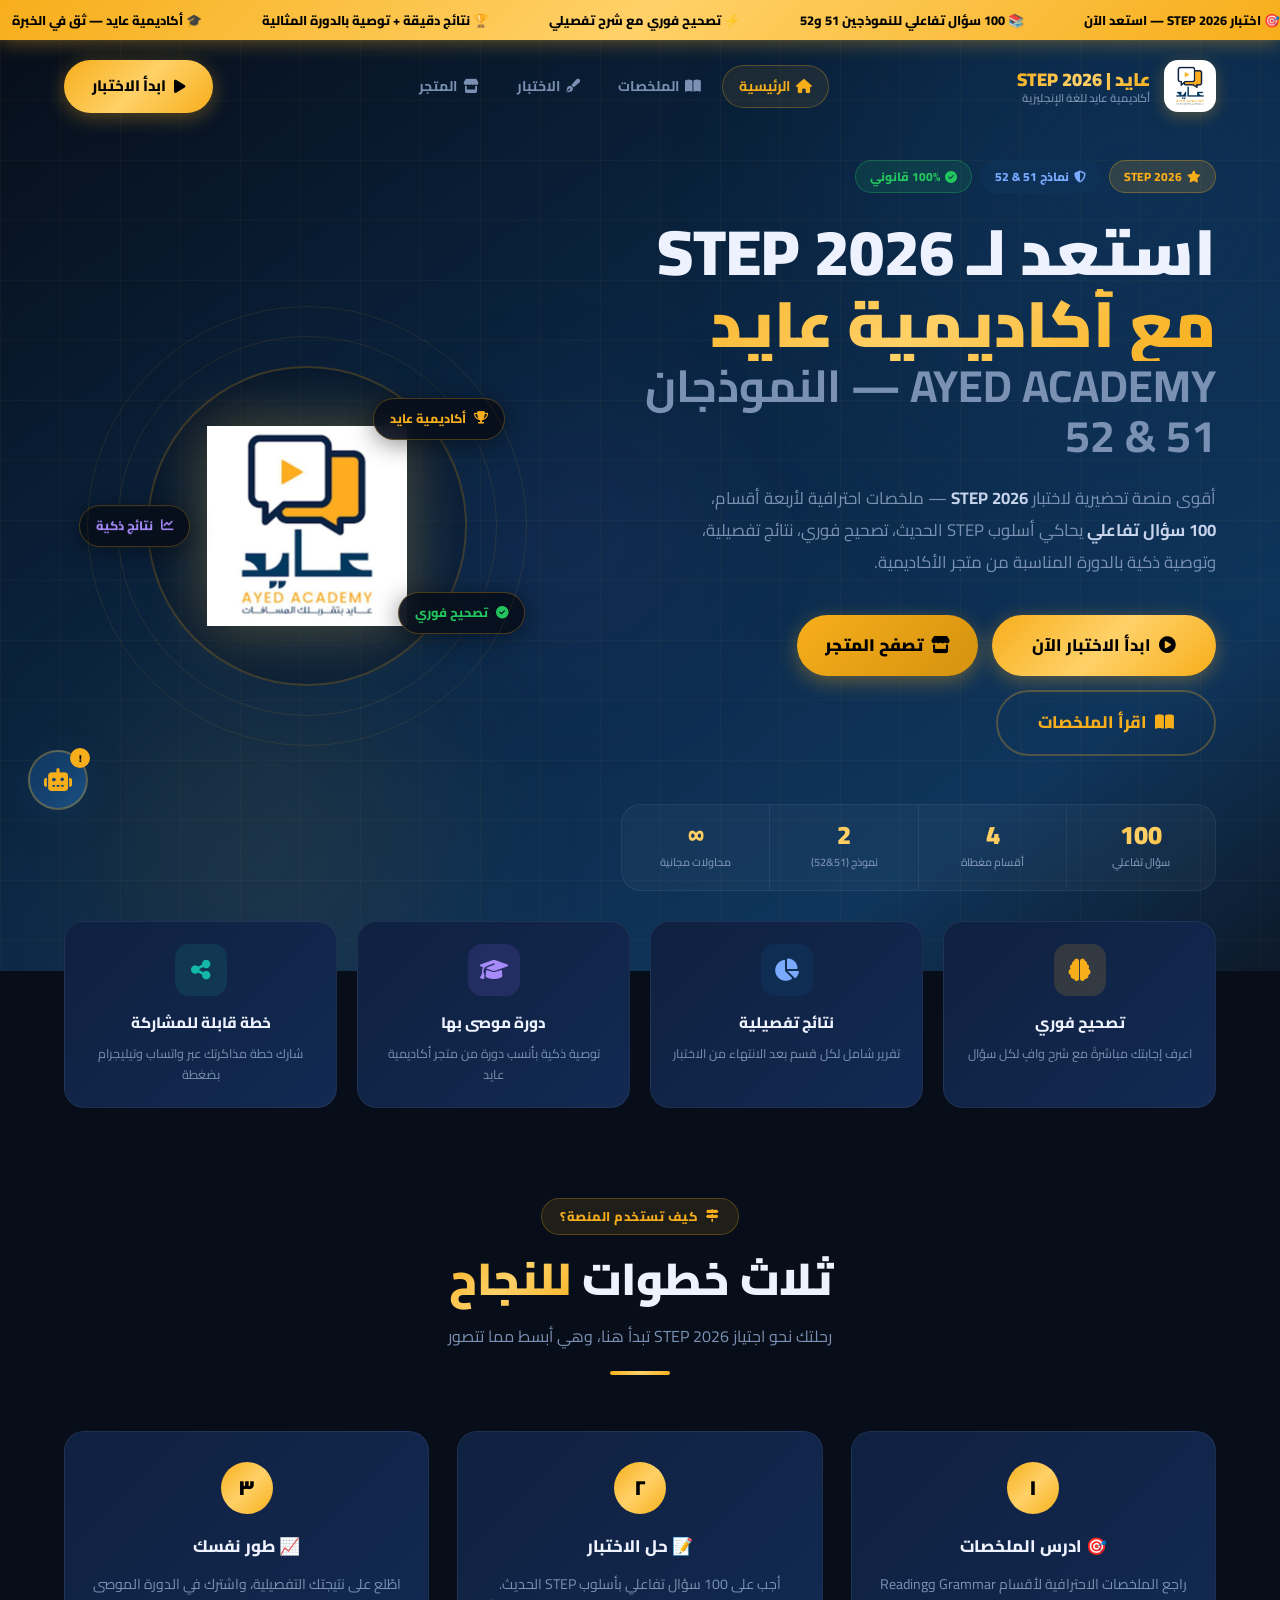
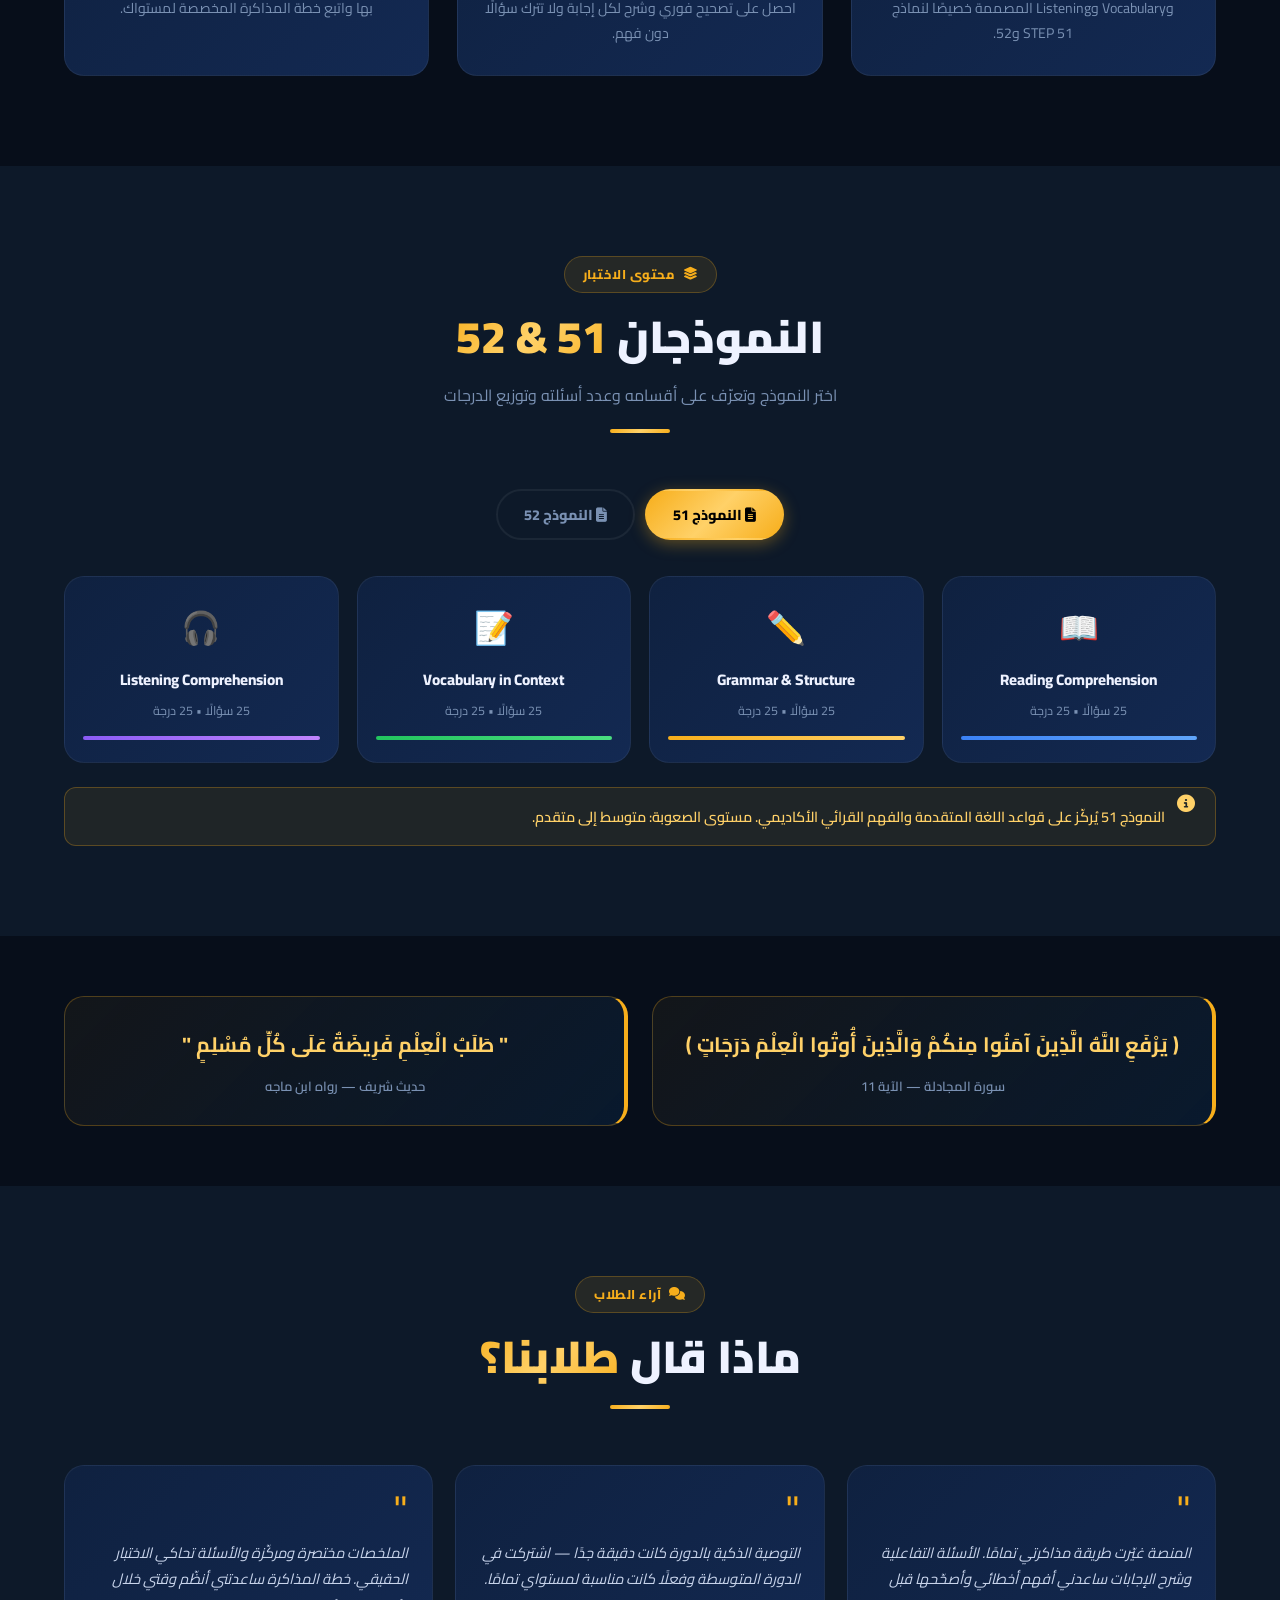
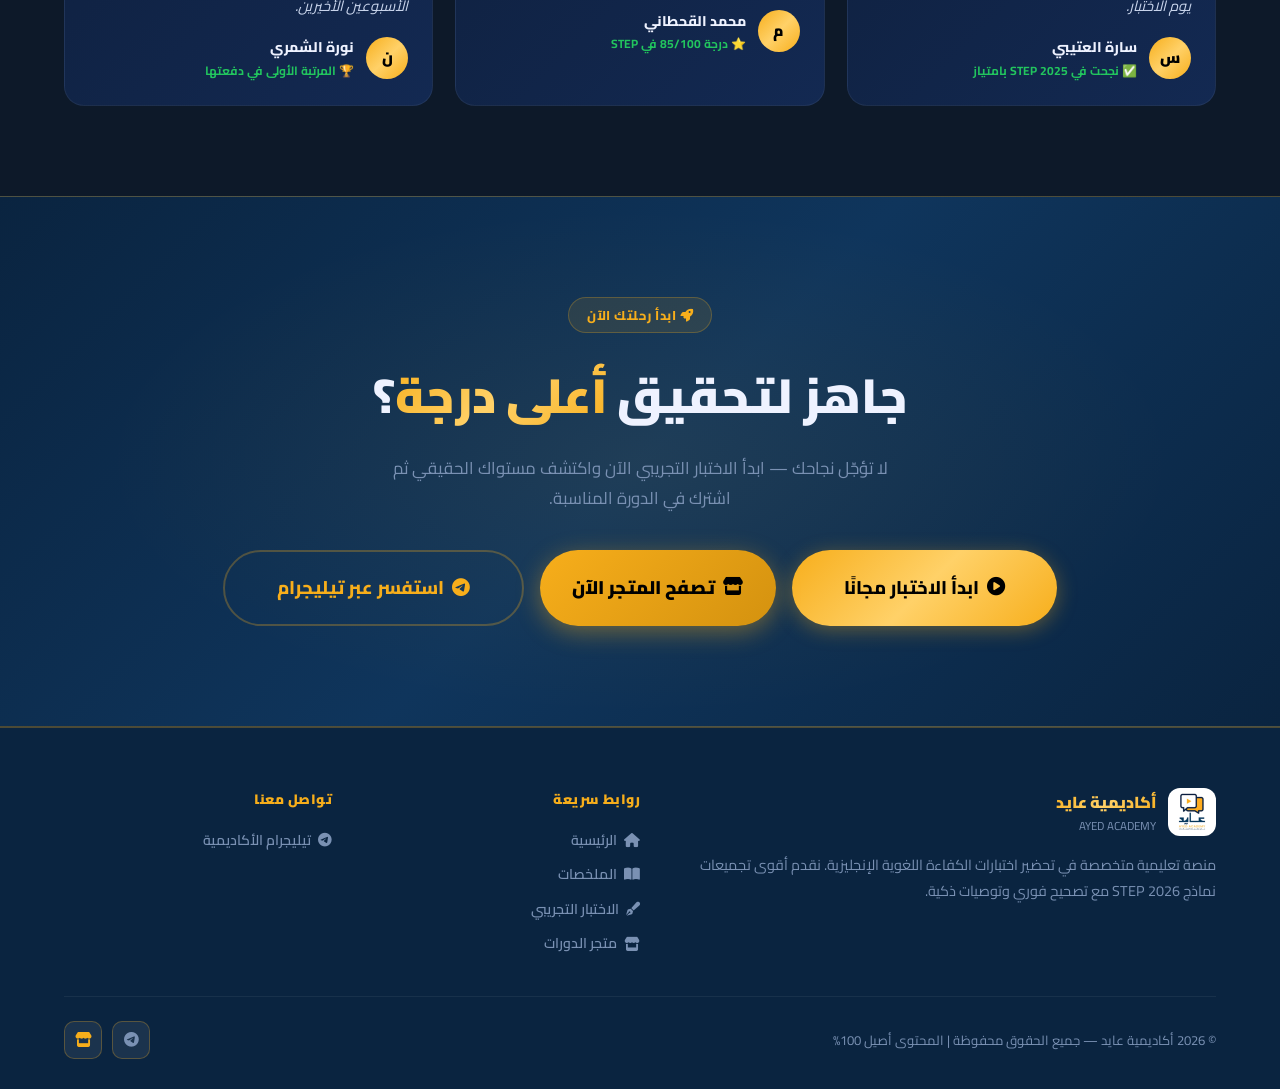
<file: index.html>
<!DOCTYPE html>
<html lang="ar" dir="rtl">
<head>
<meta charset="UTF-8"/>
<meta name="viewport" content="width=device-width, initial-scale=1.0"/>
<title>عايد | STEP 2026 — أقوى تجميعات النماذج 51 & 52</title>
<meta name="description" content="موقع أكاديمية عايد لتحضير اختبار STEP 2026 — ملخصات + 100 سؤال تفاعلي + نتائج ذكية + دورات موصى بها"/>
<link rel="icon" href="images/favicon.ico" type="image/x-icon"/>
<link rel="stylesheet" href="css/shared.css"/>
<link rel="stylesheet" href="https://cdn.jsdelivr.net/npm/@fortawesome/fontawesome-free@6.5.0/css/all.min.css"/>
<style>
/* ── HOME EXCLUSIVE ── */

/* Hero */
#hero {
  min-height: 100vh;
  background: var(--grad-hero);
  display: flex; align-items: center;
  position: relative; overflow: hidden;
  padding: 120px 0 80px;
}
.hero-orb {
  position: absolute; border-radius: 50%;
  filter: blur(80px); pointer-events: none;
}
.orb1 { width: 600px; height: 600px; background: radial-gradient(circle, rgba(15,53,92,0.7), transparent); top: -150px; right: -150px; animation: float 9s ease-in-out infinite; }
.orb2 { width: 400px; height: 400px; background: radial-gradient(circle, rgba(247,174,27,0.1), transparent); bottom: -80px; left: 5%; animation: float 11s ease-in-out infinite 3s; }
.orb3 { width: 250px; height: 250px; background: radial-gradient(circle, rgba(139,92,246,0.1), transparent); top: 40%; left: 35%; animation: float 13s ease-in-out infinite 6s; }

/* Grid lines background */
#hero::after {
  content: '';
  position: absolute; inset: 0;
  background-image:
    linear-gradient(rgba(247,174,27,0.04) 1px, transparent 1px),
    linear-gradient(90deg, rgba(247,174,27,0.04) 1px, transparent 1px);
  background-size: 60px 60px;
  pointer-events: none;
}

.hero-grid {
  display: grid; grid-template-columns: 1.1fr 0.9fr;
  gap: 70px; align-items: center;
  position: relative; z-index: 1;
}

/* Left: content */
.hero-badges { display: flex; gap: 8px; flex-wrap: wrap; margin-bottom: 24px; }
.hero-title {
  font-size: clamp(2.4rem, 5.5vw, 4rem);
  font-weight: 900; line-height: 1.12;
  margin-bottom: 22px;
}
.hero-title .line-gold {
  display: block;
  background: var(--grad-gold);
  -webkit-background-clip: text; -webkit-text-fill-color: transparent; background-clip: text;
}
.hero-title .line-white { display: block; color: var(--text); }
.hero-title .line-muted { display: block; color: var(--muted); font-size: 0.7em; font-weight: 700; }
.hero-desc {
  color: var(--muted); font-size: 1.05rem;
  line-height: 1.9; margin-bottom: 36px;
  max-width: 520px;
}
.hero-desc strong { color: var(--text2); }
.hero-btns { display: flex; gap: 14px; flex-wrap: wrap; margin-bottom: 48px; }

.hero-stats {
  display: flex; gap: 0;
  background: rgba(255,255,255,0.03);
  border: 1px solid var(--border);
  border-radius: var(--radius); overflow: hidden;
}
.h-stat {
  flex: 1; padding: 18px 12px; text-align: center;
  border-left: 1px solid var(--border);
}
.h-stat:last-child { border-left: none; }
.h-stat .sn {
  font-size: 1.6rem; font-weight: 900;
  background: var(--grad-gold);
  -webkit-background-clip: text; -webkit-text-fill-color: transparent; background-clip: text;
  line-height: 1;
}
.h-stat .sl { font-size: 0.68rem; color: var(--muted); margin-top: 5px; font-weight: 600; }

/* Right: logo showcase */
.hero-visual {
  display: flex; align-items: center; justify-content: center;
  position: relative;
}
.logo-showcase {
  width: 320px; height: 320px;
  border-radius: 50%;
  background: radial-gradient(circle at center, rgba(15,53,92,0.6) 0%, rgba(7,14,26,0.3) 70%);
  border: 2px solid rgba(247,174,27,0.2);
  display: flex; align-items: center; justify-content: center;
  position: relative;
  animation: float 7s ease-in-out infinite;
}
.logo-showcase::before, .logo-showcase::after {
  content: '';
  position: absolute; border-radius: 50%;
  border: 1px solid rgba(247,174,27,0.1);
  animation: pulse-ring 3s ease-out infinite;
}
.logo-showcase::before { width: 380px; height: 380px; animation-delay: 0s; }
.logo-showcase::after  { width: 440px; height: 440px; animation-delay: 1.5s; }
.logo-showcase img {
  width: 200px; height: 200px;
  object-fit: contain; filter: drop-shadow(0 0 30px rgba(247,174,27,0.3));
}
.logo-orbit-badge {
  position: absolute;
  display: flex; align-items: center; gap: 8px;
  padding: 9px 16px; border-radius: 50px;
  background: rgba(7,14,26,0.9);
  border: 1px solid var(--border2);
  font-size: 0.78rem; font-weight: 800;
  backdrop-filter: blur(10px);
  box-shadow: var(--shadow);
  white-space: nowrap;
}
.lob-1 { top: 30px; right: -40px; color: var(--gold); }
.lob-2 { bottom: 50px; right: -60px; color: var(--success); }
.lob-3 { top: 50%; left: -70px; transform: translateY(-50%); color: #a78bfa; }

@media(max-width:900px) {
  .hero-grid { grid-template-columns: 1fr; text-align: center; gap: 48px; }
  .hero-desc { margin: 0 auto 36px; }
  .hero-badges { justify-content: center; }
  .hero-btns { justify-content: center; }
  .logo-showcase { width: 240px; height: 240px; }
  .logo-showcase::before { width: 300px; height: 300px; }
  .logo-showcase::after { width: 360px; height: 360px; }
  .logo-showcase img { width: 150px; height: 150px; }
  .lob-1 { top: 10px; right: 10px; }
  .lob-2 { bottom: 10px; right: 10px; }
  .lob-3 { display: none; }
}

/* Feature Cards Row */
.features-row {
  display: grid;
  grid-template-columns: repeat(4,1fr);
  gap: 20px; margin-top: -50px; position: relative; z-index: 10;
}
@media(max-width:900px) { .features-row { grid-template-columns: 1fr 1fr; } }
@media(max-width:500px) { .features-row { grid-template-columns: 1fr; } }

.feat-card {
  background: var(--grad-card);
  border: 1px solid var(--border);
  border-radius: var(--radius);
  padding: 22px;
  text-align: center;
  transition: var(--transition);
  position: relative; overflow: hidden;
}
.feat-card::before {
  content: '';
  position: absolute; inset: 0;
  background: linear-gradient(135deg, rgba(247,174,27,0.04) 0%, transparent 60%);
  opacity: 0; transition: opacity 0.3s;
}
.feat-card:hover { transform: translateY(-6px); border-color: var(--border2); box-shadow: var(--shadow2); }
.feat-card:hover::before { opacity: 1; }
.feat-icon {
  width: 52px; height: 52px; border-radius: 14px;
  display: flex; align-items: center; justify-content: center;
  font-size: 1.4rem; margin: 0 auto 14px;
}
.feat-card h3 { font-size: 0.95rem; font-weight: 800; margin-bottom: 6px; }
.feat-card p { font-size: 0.78rem; color: var(--muted); line-height: 1.7; }

/* Steps section */
.steps-grid {
  display: grid; grid-template-columns: repeat(3,1fr);
  gap: 28px;
}
@media(max-width:768px) { .steps-grid { grid-template-columns: 1fr; } }
.step-card {
  background: var(--grad-card); border: 1px solid var(--border);
  border-radius: var(--radius); padding: 30px 24px;
  text-align: center; position: relative;
  transition: var(--transition);
}
.step-card:hover { transform: translateY(-5px); border-color: var(--border2); }
.step-num {
  width: 52px; height: 52px; border-radius: 50%;
  background: var(--grad-gold);
  color: #000; font-weight: 900; font-size: 1.3rem;
  display: flex; align-items: center; justify-content: center;
  margin: 0 auto 18px;
}
.step-card h3 { font-size: 1.05rem; font-weight: 800; margin-bottom: 10px; color: var(--text); }
.step-card p { font-size: 0.88rem; color: var(--muted); line-height: 1.75; }

/* Models tabs section */
.models-tabs { display: flex; gap: 10px; justify-content: center; margin-bottom: 36px; }
.model-tab {
  padding: 10px 26px; border-radius: 50px;
  border: 2px solid var(--border); background: transparent;
  color: var(--muted); font-family: var(--font); font-weight: 800;
  font-size: 0.9rem; transition: var(--transition); cursor: pointer;
}
.model-tab.active {
  background: var(--grad-gold); color: #000; border-color: transparent;
  box-shadow: 0 4px 16px rgba(247,174,27,0.35);
}
.model-tab:hover:not(.active) {
  border-color: var(--border2); color: var(--gold);
}
.model-content { display: none; animation: fadeUp 0.4s ease; }
.model-content.active { display: block; }

.sections-grid {
  display: grid; grid-template-columns: repeat(4,1fr);
  gap: 18px;
}
@media(max-width:900px) { .sections-grid { grid-template-columns: 1fr 1fr; } }
@media(max-width:500px) { .sections-grid { grid-template-columns: 1fr; } }

.sec-card {
  background: var(--grad-card); border: 1px solid var(--border);
  border-radius: var(--radius); padding: 22px 18px;
  text-align: center; transition: var(--transition);
}
.sec-card:hover { transform: translateY(-4px); border-color: var(--border2); box-shadow: var(--shadow2); }
.sec-card .sc-icon { font-size: 2rem; margin-bottom: 12px; }
.sec-card h3 { font-size: 0.95rem; font-weight: 800; margin-bottom: 6px; }
.sec-card .sc-qs { font-size: 0.78rem; color: var(--muted); }
.sec-card .sc-bar { height: 4px; border-radius: 2px; margin-top: 14px; }

/* Testimonials */
.testimonials-grid {
  display: grid; grid-template-columns: repeat(3,1fr);
  gap: 22px;
}
@media(max-width:768px) { .testimonials-grid { grid-template-columns: 1fr; } }
.testi-card {
  background: var(--grad-card); border: 1px solid var(--border);
  border-radius: var(--radius); padding: 24px;
  transition: var(--transition);
}
.testi-card:hover { border-color: var(--border2); transform: translateY(-3px); }
.testi-quote { font-size: 2.5rem; color: var(--gold); line-height: 1; margin-bottom: 10px; }
.testi-text { color: var(--text2); font-size: 0.92rem; line-height: 1.8; margin-bottom: 16px; font-style: italic; }
.testi-author { display: flex; align-items: center; gap: 12px; }
.testi-avatar {
  width: 42px; height: 42px; border-radius: 50%;
  background: var(--grad-gold); color: #000;
  display: flex; align-items: center; justify-content: center;
  font-weight: 900; font-size: 0.95rem; flex-shrink: 0;
}
.testi-name { font-weight: 800; font-size: 0.88rem; }
.testi-score { font-size: 0.75rem; color: var(--success); font-weight: 700; }

/* CTA section */
#cta {
  background: linear-gradient(135deg, var(--navy-deep) 0%, var(--navy) 50%, var(--navy-deep) 100%);
  border-top: 1px solid var(--border2);
  border-bottom: 1px solid var(--border2);
  padding: 100px 0; text-align: center; position: relative; overflow: hidden;
}
#cta::before {
  content: '';
  position: absolute; inset: 0;
  background: radial-gradient(ellipse 70% 80% at 50% 50%, rgba(247,174,27,0.07) 0%, transparent 60%);
}
#cta .container { position: relative; z-index: 1; }
#cta h2 { font-size: clamp(2rem,4vw,3rem); font-weight: 900; margin-bottom: 16px; }
#cta p { color: var(--muted); font-size: 1.05rem; max-width: 520px; margin: 0 auto 36px; line-height: 1.8; }
.cta-btns { display: flex; gap: 16px; justify-content: center; flex-wrap: wrap; }
</style>
</head>
<body>

<!-- ══ TICKER ══ -->
<div class="ticker-bar" role="marquee">
  <div class="ticker-track">
    <span class="ticker-item">🎯 اختبار STEP 2026 — استعد الآن</span>
    <span class="ticker-item">📚 100 سؤال تفاعلي للنموذجين 51 و52</span>
    <span class="ticker-item">⚡ تصحيح فوري مع شرح تفصيلي</span>
    <span class="ticker-item">🏆 نتائج دقيقة + توصية بالدورة المثالية</span>
    <span class="ticker-item">🎓 أكاديمية عايد — ثق في الخبرة</span>
    <span class="ticker-item">📖 ملخصات Grammar + Reading + Vocabulary + Listening</span>
    <span class="ticker-item">🌟 خطة مذاكرة قابلة للمشاركة</span>
    <!-- duplicate for loop -->
    <span class="ticker-item">🎯 اختبار STEP 2026 — استعد الآن</span>
    <span class="ticker-item">📚 100 سؤال تفاعلي للنموذجين 51 و52</span>
    <span class="ticker-item">⚡ تصحيح فوري مع شرح تفصيلي</span>
    <span class="ticker-item">🏆 نتائج دقيقة + توصية بالدورة المثالية</span>
    <span class="ticker-item">🎓 أكاديمية عايد — ثق في الخبرة</span>
    <span class="ticker-item">📖 ملخصات Grammar + Reading + Vocabulary + Listening</span>
    <span class="ticker-item">🌟 خطة مذاكرة قابلة للمشاركة</span>
  </div>
</div>

<!-- ══ NAVBAR ══ -->
<nav class="navbar" id="navbar">
  <div class="nav-inner">
    <a href="index.html" class="nav-logo">
      <img src="images/logo.png" alt="أكاديمية عايد" class="nav-logo-img"/>
      <div class="nav-logo-text">
        <div class="nav-logo-title">عايد | STEP 2026</div>
        <div class="nav-logo-sub">أكاديمية عايد للغة الإنجليزية</div>
      </div>
    </a>
    <div class="nav-links">
      <a href="index.html" class="nav-link active"><i class="fas fa-home"></i> الرئيسية</a>
      <a href="summaries.html" class="nav-link"><i class="fas fa-book-open"></i> الملخصات</a>
      <a href="quiz.html" class="nav-link"><i class="fas fa-pen-fancy"></i> الاختبار</a>
      <a href="https://mohhamed1520.github.io/ayedacdyme/" target="_blank" class="nav-link"><i class="fas fa-store"></i> المتجر</a>
    </div>
    <a href="quiz.html" class="nav-cta btn-gold btn">
      <i class="fas fa-play"></i> ابدأ الاختبار
    </a>
    <button class="nav-toggle" id="navToggle" aria-label="القائمة">
      <i class="fas fa-bars" id="navIcon"></i>
    </button>
  </div>
  <div class="mobile-menu" id="mobileMenu">
    <a href="index.html" class="active"><i class="fas fa-home"></i> الرئيسية</a>
    <a href="summaries.html"><i class="fas fa-book-open"></i> الملخصات</a>
    <a href="quiz.html"><i class="fas fa-pen-fancy"></i> الاختبار التجريبي</a>
    <a href="https://t.me/Ayed_Academy_2026" target="_blank"><i class="fas fa-graduation-cap"></i> الدورات</a>
  </div>
</nav>

<!-- ══ HERO ══ -->
<section id="hero" aria-label="القسم الرئيسي">
  <div class="hero-orb orb1"></div>
  <div class="hero-orb orb2"></div>
  <div class="hero-orb orb3"></div>
  <div class="container">
    <div class="hero-grid">
      <!-- Content -->
      <div>
        <div class="hero-badges">
          <span class="badge badge-gold"><i class="fas fa-star"></i> STEP 2026</span>
          <span class="badge badge-navy"><i class="fas fa-shield-alt"></i> نماذج 51 & 52</span>
          <span class="badge badge-success"><i class="fas fa-check-circle"></i> 100% قانوني</span>
        </div>
        <h1 class="hero-title">
          <span class="line-white">استعد لـ STEP 2026</span>
          <span class="line-gold">مع أكاديمية عايد</span>
          <span class="line-muted">AYED ACADEMY — النموذجان 51 & 52</span>
        </h1>
        <p class="hero-desc">
          أقوى منصة تحضيرية لاختبار <strong>STEP 2026</strong> — ملخصات احترافية لأربعة أقسام،
          <strong>100 سؤال تفاعلي</strong> يحاكي أسلوب STEP الحديث، تصحيح فوري، نتائج تفصيلية،
          وتوصية ذكية بالدورة المناسبة من متجر الأكاديمية.
        </p>
        <div class="hero-btns">
          <a href="quiz.html" class="btn btn-gold btn-lg">
            <i class="fas fa-play-circle"></i> ابدأ الاختبار الآن
          </a>
          <a href="https://mohhamed1520.github.io/ayedacdyme/" target="_blank" class="btn btn-lg" style="background:linear-gradient(135deg,#F7AE1B,#d4920f);color:#000;font-weight:900;display:inline-flex;align-items:center;gap:8px;padding:13px 28px;border-radius:50px;text-decoration:none;box-shadow:0 6px 20px rgba(247,174,27,0.35);">
            <i class="fas fa-store"></i> تصفح المتجر
          </a>
          <a href="summaries.html" class="btn btn-outline btn-lg">
            <i class="fas fa-book-open"></i> اقرأ الملخصات
          </a>
        </div>
        <div class="hero-stats">
          <div class="h-stat">
            <div class="sn">100</div>
            <div class="sl">سؤال تفاعلي</div>
          </div>
          <div class="h-stat">
            <div class="sn">4</div>
            <div class="sl">أقسام مغطاة</div>
          </div>
          <div class="h-stat">
            <div class="sn">2</div>
            <div class="sl">نموذج (51&52)</div>
          </div>
          <div class="h-stat">
            <div class="sn">∞</div>
            <div class="sl">محاولات مجانية</div>
          </div>
        </div>
      </div>

      <!-- Visual: Logo Showcase -->
      <div class="hero-visual">
        <div class="logo-showcase">
          <img src="images/logo.png" alt="شعار أكاديمية عايد"/>
          <div class="logo-orbit-badge lob-1">
            <i class="fas fa-trophy"></i> أكاديمية عايد
          </div>
          <div class="logo-orbit-badge lob-2">
            <i class="fas fa-check-circle" style="color:var(--success)"></i> تصحيح فوري
          </div>
          <div class="logo-orbit-badge lob-3">
            <i class="fas fa-chart-line" style="color:#a78bfa"></i> نتائج ذكية
          </div>
        </div>
      </div>
    </div>
  </div>
</section>

<!-- ══ FEATURES ROW ══ -->
<div class="container">
  <div class="features-row">
    <div class="feat-card">
      <div class="feat-icon icon-box-gold"><i class="fas fa-brain"></i></div>
      <h3>تصحيح فوري</h3>
      <p>اعرف إجابتك مباشرةً مع شرح وافٍ لكل سؤال</p>
    </div>
    <div class="feat-card">
      <div class="feat-icon icon-box-navy"><i class="fas fa-chart-pie"></i></div>
      <h3>نتائج تفصيلية</h3>
      <p>تقرير شامل لكل قسم بعد الانتهاء من الاختبار</p>
    </div>
    <div class="feat-card">
      <div class="feat-icon" style="background:rgba(139,92,246,0.15);color:#a78bfa;width:52px;height:52px;border-radius:14px;display:flex;align-items:center;justify-content:center;font-size:1.4rem;margin:0 auto 14px"><i class="fas fa-graduation-cap"></i></div>
      <h3>دورة موصى بها</h3>
      <p>توصية ذكية بأنسب دورة من متجر أكاديمية عايد</p>
    </div>
    <div class="feat-card">
      <div class="feat-icon icon-box-teal"><i class="fas fa-share-alt"></i></div>
      <h3>خطة قابلة للمشاركة</h3>
      <p>شارك خطة مذاكرتك عبر واتساب وتيليجرام بضغطة</p>
    </div>
  </div>
</div>

<!-- ══ HOW TO USE ══ -->
<section class="section" id="how">
  <div class="container">
    <div class="section-header">
      <div class="section-eyebrow"><i class="fas fa-map-signs"></i> كيف تستخدم المنصة؟</div>
      <h2 class="section-title">ثلاث خطوات <span class="highlight">للنجاح</span></h2>
      <p class="section-desc">رحلتك نحو اجتياز STEP 2026 تبدأ هنا، وهي أبسط مما تتصور</p>
      <div class="divider"></div>
    </div>
    <div class="steps-grid">
      <div class="step-card">
        <div class="step-num">١</div>
        <h3>🎯 ادرس الملخصات</h3>
        <p>راجع الملخصات الاحترافية لأقسام Grammar وReading وVocabulary وListening المصممة خصيصًا لنماذج STEP 51 و52.</p>
      </div>
      <div class="step-card">
        <div class="step-num">٢</div>
        <h3>📝 حل الاختبار</h3>
        <p>أجب على 100 سؤال تفاعلي بأسلوب STEP الحديث. احصل على تصحيح فوري وشرح لكل إجابة ولا تترك سؤالًا دون فهم.</p>
      </div>
      <div class="step-card">
        <div class="step-num">٣</div>
        <h3>📈 طور نفسك</h3>
        <p>اطّلع على نتيجتك التفصيلية، واشترك في الدورة الموصى بها واتبع خطة المذاكرة المخصصة لمستواك.</p>
      </div>
    </div>
  </div>
</section>

<!-- ══ MODELS SECTIONS ══ -->
<section class="section" id="models" style="background:var(--bg2);">
  <div class="container">
    <div class="section-header">
      <div class="section-eyebrow"><i class="fas fa-layer-group"></i> محتوى الاختبار</div>
      <h2 class="section-title">النموذجان <span class="highlight">51 & 52</span></h2>
      <p class="section-desc">اختر النموذج وتعرّف على أقسامه وعدد أسئلته وتوزيع الدرجات</p>
      <div class="divider"></div>
    </div>

    <div class="models-tabs" role="tablist">
      <button class="model-tab active" onclick="switchModel('m51')" role="tab" id="tab-m51">
        <i class="fas fa-file-alt"></i> النموذج 51
      </button>
      <button class="model-tab" onclick="switchModel('m52')" role="tab" id="tab-m52">
        <i class="fas fa-file-alt"></i> النموذج 52
      </button>
    </div>

    <div id="m51" class="model-content active">
      <div class="sections-grid">
        <div class="sec-card">
          <div class="sc-icon">📖</div>
          <h3>Reading Comprehension</h3>
          <div class="sc-qs">25 سؤالًا • 25 درجة</div>
          <div class="sc-bar" style="background:linear-gradient(90deg,var(--info),#60a5fa);"></div>
        </div>
        <div class="sec-card">
          <div class="sc-icon">✏️</div>
          <h3>Grammar & Structure</h3>
          <div class="sc-qs">25 سؤالًا • 25 درجة</div>
          <div class="sc-bar" style="background:linear-gradient(90deg,var(--gold),var(--gold-pale));"></div>
        </div>
        <div class="sec-card">
          <div class="sc-icon">📝</div>
          <h3>Vocabulary in Context</h3>
          <div class="sc-qs">25 سؤالًا • 25 درجة</div>
          <div class="sc-bar" style="background:linear-gradient(90deg,var(--success),#4ade80);"></div>
        </div>
        <div class="sec-card">
          <div class="sc-icon">🎧</div>
          <h3>Listening Comprehension</h3>
          <div class="sc-qs">25 سؤالًا • 25 درجة</div>
          <div class="sc-bar" style="background:linear-gradient(90deg,var(--purple),#c084fc);"></div>
        </div>
      </div>
      <div class="alert alert-gold" style="margin-top:24px;">
        <i class="fas fa-info-circle fa-lg"></i>
        <span>النموذج 51 يُركّز على قواعد اللغة المتقدمة والفهم القرائي الأكاديمي. مستوى الصعوبة: متوسط إلى متقدم.</span>
      </div>
    </div>

    <div id="m52" class="model-content">
      <div class="sections-grid">
        <div class="sec-card">
          <div class="sc-icon">📖</div>
          <h3>Reading Comprehension</h3>
          <div class="sc-qs">25 سؤالًا • 25 درجة</div>
          <div class="sc-bar" style="background:linear-gradient(90deg,var(--info),#60a5fa);"></div>
        </div>
        <div class="sec-card">
          <div class="sc-icon">✏️</div>
          <h3>Grammar & Structure</h3>
          <div class="sc-qs">25 سؤالًا • 25 درجة</div>
          <div class="sc-bar" style="background:linear-gradient(90deg,var(--gold),var(--gold-pale));"></div>
        </div>
        <div class="sec-card">
          <div class="sc-icon">📝</div>
          <h3>Vocabulary in Context</h3>
          <div class="sc-qs">25 سؤالًا • 25 درجة</div>
          <div class="sc-bar" style="background:linear-gradient(90deg,var(--success),#4ade80);"></div>
        </div>
        <div class="sec-card">
          <div class="sc-icon">🎧</div>
          <h3>Listening Comprehension</h3>
          <div class="sc-qs">25 سؤالًا • 25 درجة</div>
          <div class="sc-bar" style="background:linear-gradient(90deg,var(--purple),#c084fc);"></div>
        </div>
      </div>
      <div class="alert alert-gold" style="margin-top:24px;">
        <i class="fas fa-info-circle fa-lg"></i>
        <span>النموذج 52 يُركّز على المفردات في السياق واستيعاب النصوص الأكاديمية. مستوى الصعوبة: متوسط إلى متقدم.</span>
      </div>
    </div>
  </div>
</section>

<!-- ══ QURAN ══ -->
<section class="section-sm">
  <div class="container">
    <div class="grid-2" style="gap:24px;">
      <div class="quran-block">
        <div class="qt">﴿ يَرْفَعِ اللَّهُ الَّذِينَ آمَنُوا مِنكُمْ وَالَّذِينَ أُوتُوا الْعِلْمَ دَرَجَاتٍ ﴾</div>
        <div class="qr">سورة المجادلة — الآية 11</div>
      </div>
      <div class="quran-block">
        <div class="qt">" طَلَبُ الْعِلْمِ فَرِيضَةٌ عَلَى كُلِّ مُسْلِمٍ "</div>
        <div class="qr">حديث شريف — رواه ابن ماجه</div>
      </div>
    </div>
  </div>
</section>

<!-- ══ TESTIMONIALS ══ -->
<section class="section" id="testimonials" style="background:var(--bg2);">
  <div class="container">
    <div class="section-header">
      <div class="section-eyebrow"><i class="fas fa-comments"></i> آراء الطلاب</div>
      <h2 class="section-title">ماذا قال <span class="highlight">طلابنا؟</span></h2>
      <div class="divider"></div>
    </div>
    <div class="testimonials-grid">
      <div class="testi-card">
        <div class="testi-quote">"</div>
        <p class="testi-text">المنصة غيّرت طريقة مذاكرتي تمامًا. الأسئلة التفاعلية وشرح الإجابات ساعدني أفهم أخطائي وأصحّحها قبل يوم الاختبار.</p>
        <div class="testi-author">
          <div class="testi-avatar">س</div>
          <div>
            <div class="testi-name">سارة العتيبي</div>
            <div class="testi-score">✅ نجحت في STEP 2025 بامتياز</div>
          </div>
        </div>
      </div>
      <div class="testi-card">
        <div class="testi-quote">"</div>
        <p class="testi-text">التوصية الذكية بالدورة كانت دقيقة جدًا — اشتركت في الدورة المتوسطة وفعلًا كانت مناسبة لمستواي تمامًا.</p>
        <div class="testi-author">
          <div class="testi-avatar">م</div>
          <div>
            <div class="testi-name">محمد القحطاني</div>
            <div class="testi-score">⭐ درجة 85/100 في STEP</div>
          </div>
        </div>
      </div>
      <div class="testi-card">
        <div class="testi-quote">"</div>
        <p class="testi-text">الملخصات مختصرة ومركّزة والأسئلة تحاكي الاختبار الحقيقي. خطة المذاكرة ساعدتني أنظّم وقتي خلال الأسبوعين الأخيرين.</p>
        <div class="testi-author">
          <div class="testi-avatar">ن</div>
          <div>
            <div class="testi-name">نورة الشمري</div>
            <div class="testi-score">🏆 المرتبة الأولى في دفعتها</div>
          </div>
        </div>
      </div>
    </div>
  </div>
</section>

<!-- ══ CTA ══ -->
<section id="cta">
  <div class="container">
    <div class="section-eyebrow" style="margin:0 auto 20px;display:table;">
      <i class="fas fa-rocket"></i> ابدأ رحلتك الآن
    </div>
    <h2>جاهز لتحقيق <span style="background:var(--grad-gold);-webkit-background-clip:text;-webkit-text-fill-color:transparent;background-clip:text;">أعلى درجة</span>؟</h2>
    <p>لا تؤجّل نجاحك — ابدأ الاختبار التجريبي الآن واكتشف مستواك الحقيقي ثم اشترك في الدورة المناسبة.</p>
    <div class="cta-btns">
      <a href="quiz.html" class="btn btn-gold btn-xl">
        <i class="fas fa-play-circle"></i> ابدأ الاختبار مجانًا
      </a>
      <a href="https://mohhamed1520.github.io/ayedacdyme/" target="_blank" class="btn btn-xl" style="background:linear-gradient(135deg,#F7AE1B,#d4920f);color:#000;font-weight:900;border-radius:50px;display:inline-flex;align-items:center;gap:8px;padding:14px 32px;text-decoration:none;box-shadow:0 6px 24px rgba(247,174,27,0.4);transition:all 0.3s;">
        <i class="fas fa-store"></i> تصفح المتجر الآن
      </a>
      <a href="https://t.me/Ayed_Academy_2026" class="btn btn-outline btn-xl">
        <i class="fab fa-telegram"></i> استفسر عبر تيليجرام
      </a>
    </div>
  </div>
</section>

<!-- ══ FOOTER ══ -->
<footer class="site-footer">
  <div class="container">
    <div class="footer-grid">
      <div class="footer-brand">
        <div class="footer-logo-wrap">
          <img src="images/logo.png" alt="أكاديمية عايد" class="footer-logo-img"/>
          <div class="footer-logo-text">
            <div class="footer-logo-title">أكاديمية عايد</div>
            <div style="font-size:0.72rem;color:var(--muted)">AYED ACADEMY</div>
          </div>
        </div>
        <p>منصة تعليمية متخصصة في تحضير اختبارات الكفاءة اللغوية الإنجليزية. نقدم أقوى تجميعات نماذج STEP 2026 مع تصحيح فوري وتوصيات ذكية.</p>
      </div>
      <div>
        <div class="footer-col-title">روابط سريعة</div>
        <div class="footer-links">
          <a href="index.html"><i class="fas fa-home"></i> الرئيسية</a>
          <a href="summaries.html"><i class="fas fa-book-open"></i> الملخصات</a>
          <a href="quiz.html"><i class="fas fa-pen-fancy"></i> الاختبار التجريبي</a>
          <a href="https://mohhamed1520.github.io/ayedacdyme/" target="_blank"><i class="fas fa-store"></i> متجر الدورات</a>
        </div>
      </div>
      <div>
        <div class="footer-col-title">تواصل معنا</div>
        <div class="footer-links">
          <a href="https://t.me/Ayed_Academy_2026" target="_blank"><i class="fab fa-telegram"></i> تيليجرام الأكاديمية</a>
        </div>
      </div>
    </div>
    <div class="footer-bottom">
      <p>© 2026 أكاديمية عايد — جميع الحقوق محفوظة | المحتوى أصيل 100%</p>
      <div class="footer-social">
        <a href="https://t.me/Ayed_Academy_2026" target="_blank" class="social-btn" title="تيليجرام"><i class="fab fa-telegram"></i></a>
        <a href="https://mohhamed1520.github.io/ayedacdyme/" target="_blank" class="social-btn" title="المتجر" style="color:var(--gold);"><i class="fas fa-store"></i></a>
      </div>
    </div>
  </div>
</footer>

<!-- ══ SCROLL TOP ══ -->
<button id="scrollTop" aria-label="العودة للأعلى"><i class="fas fa-arrow-up"></i></button>

<!-- ══ FLOATING AI ASSISTANT ══ -->
<style>
.ai-assistant-btn{position:fixed;bottom:90px;left:28px;z-index:950;width:60px;height:60px;border-radius:50%;background:linear-gradient(135deg,#0F355C,#1a4f82);border:2px solid rgba(247,174,27,0.3);box-shadow:0 8px 32px rgba(15,53,92,0.5);color:#F7AE1B;font-size:1.4rem;display:flex;align-items:center;justify-content:center;cursor:pointer;transition:all .3s ease;animation:aiPulse 3s ease-in-out infinite;}
@keyframes aiPulse{0%,100%{box-shadow:0 8px 32px rgba(15,53,92,0.5),0 0 0 0 rgba(247,174,27,0.3);}50%{box-shadow:0 8px 32px rgba(15,53,92,0.5),0 0 0 10px rgba(247,174,27,0);}}
.ai-assistant-btn:hover{transform:scale(1.1);border-color:#F7AE1B;box-shadow:0 12px 40px rgba(15,53,92,0.6),0 0 20px rgba(247,174,27,0.2);}
.ai-notif-badge{position:absolute;top:-4px;right:-4px;width:20px;height:20px;border-radius:50%;background:#F7AE1B;color:#000;font-size:0.62rem;font-weight:900;display:flex;align-items:center;justify-content:center;}
.ai-chat-panel{position:fixed;bottom:165px;left:28px;z-index:960;width:360px;max-height:560px;background:#0d2441;border:1px solid rgba(247,174,27,0.25);border-radius:16px;box-shadow:0 24px 80px rgba(0,0,0,0.5),0 0 20px rgba(247,174,27,0.1);display:none;flex-direction:column;overflow:hidden;}
.ai-chat-panel.open{display:flex;animation:scaleIn .3s ease;}
@keyframes scaleIn{from{transform:scale(0.9);opacity:0;}to{transform:scale(1);opacity:1;}}
.acp-header{background:linear-gradient(135deg,#0F355C,#0a2440);padding:14px 16px;display:flex;align-items:center;gap:10px;border-bottom:1px solid rgba(247,174,27,0.15);flex-shrink:0;}
.acp-avatar{width:38px;height:38px;border-radius:50%;background:radial-gradient(circle,rgba(247,174,27,0.3),rgba(15,53,92,0.8));border:1px solid rgba(247,174,27,0.25);display:flex;align-items:center;justify-content:center;font-size:1.1rem;flex-shrink:0;}
.acp-info{flex:1;}
.acp-name{font-weight:900;font-size:0.9rem;color:#F7AE1B;}
.acp-status{font-size:0.68rem;color:#4ade80;}
.acp-close{background:none;border:none;color:rgba(255,255,255,0.5);font-size:1rem;cursor:pointer;padding:4px 8px;border-radius:6px;transition:color .2s;}
.acp-close:hover{color:#ef4444;}
.acp-messages{flex:1;overflow-y:auto;padding:14px;display:flex;flex-direction:column;gap:10px;scroll-behavior:smooth;}
.acp-msg{max-width:92%;padding:10px 14px;border-radius:14px;font-size:0.83rem;line-height:1.65;}
.acp-msg.bot{background:rgba(247,174,27,0.08);border:1px solid rgba(247,174,27,0.15);color:rgba(255,255,255,0.85);align-self:flex-start;border-bottom-right-radius:4px;}
.acp-msg.user{background:#0F355C;border:1px solid rgba(247,174,27,0.2);color:#fff;align-self:flex-end;border-bottom-left-radius:4px;}
.bot-name{font-size:0.65rem;color:#F7AE1B;font-weight:700;margin-bottom:4px;}
.acp-typing{display:flex;align-items:center;gap:6px;padding:8px 14px;font-size:0.74rem;color:rgba(255,255,255,0.4);flex-shrink:0;}
.acp-typing .dot{width:6px;height:6px;border-radius:50%;background:#F7AE1B;animation:typingDot 1.2s ease-in-out infinite;}
.acp-typing .dot:nth-child(2){animation-delay:.2s;}.acp-typing .dot:nth-child(3){animation-delay:.4s;}
@keyframes typingDot{0%,80%,100%{transform:scale(0.6);opacity:0.4;}40%{transform:scale(1);opacity:1;}}
.acp-quick-btns{padding:10px 14px;border-top:1px solid rgba(255,255,255,0.06);display:flex;flex-wrap:wrap;gap:6px;flex-shrink:0;background:rgba(0,0,0,0.15);}
.acp-quick{padding:5px 12px;border-radius:50px;background:rgba(255,255,255,0.06);border:1px solid rgba(255,255,255,0.1);color:rgba(255,255,255,0.6);font-family:inherit;font-size:0.72rem;font-weight:700;cursor:pointer;transition:all .2s;white-space:nowrap;}
.acp-quick:hover{border-color:rgba(247,174,27,0.4);color:#F7AE1B;background:rgba(247,174,27,0.08);}
.acp-input-row{padding:12px 14px;border-top:1px solid rgba(255,255,255,0.06);display:flex;gap:8px;flex-shrink:0;background:#0d2441;}
.acp-input{flex:1;background:rgba(255,255,255,0.06);border:1px solid rgba(255,255,255,0.12);border-radius:50px;padding:8px 14px;color:#fff;font-family:inherit;font-size:0.84rem;outline:none;transition:border-color .2s;direction:rtl;}
.acp-input:focus{border-color:rgba(247,174,27,0.4);}
.acp-input::placeholder{color:rgba(255,255,255,0.3);}
.acp-send{width:36px;height:36px;border-radius:50%;background:linear-gradient(135deg,#F7AE1B,#ffd168);border:none;color:#000;font-size:0.85rem;display:flex;align-items:center;justify-content:center;cursor:pointer;transition:all .2s;flex-shrink:0;}
.acp-send:hover{transform:scale(1.1);box-shadow:0 4px 16px rgba(247,174,27,0.4);}
.ai-copy-toast{position:fixed;bottom:80px;left:50%;transform:translateX(-50%);background:#22c55e;color:#fff;padding:10px 20px;border-radius:50px;font-weight:800;font-size:0.85rem;z-index:9999;opacity:0;transition:opacity .3s;pointer-events:none;}
.ai-copy-toast.show{opacity:1;}
@media(max-width:480px){.ai-chat-panel{width:calc(100vw - 20px);left:10px;bottom:155px;}.ai-assistant-btn{left:16px;bottom:80px;}}
</style>

<button class="ai-assistant-btn" id="aiAssistantBtn" onclick="toggleAIChat()" aria-label="المساعد الذكي">
  <i class="fas fa-robot"></i>
  <span class="ai-notif-badge" id="aiNotifBadge">!</span>
</button>
<div class="ai-copy-toast" id="aiCopyToast"></div>

<div class="ai-chat-panel" id="aiChatPanel">
  <div class="acp-header">
    <div class="acp-avatar">🤖</div>
    <div class="acp-info">
      <div class="acp-name">مساعد عايد الذكي</div>
      <div class="acp-status">● متاح دائمًا</div>
    </div>
    <button class="acp-close" onclick="toggleAIChat()"><i class="fas fa-times"></i></button>
  </div>
  <div class="acp-messages" id="aiMessages">
    <div class="acp-msg bot">
      <div class="bot-name">مساعد عايد</div>
      مرحبًا بك في أكاديمية عايد! 👋<br><br>
      أنا مساعدك الذكي، يمكنني مساعدتك في:<br>
      📚 الملخصات التعليمية<br>
      📝 الاختبار التجريبي<br>
      🎓 اختيار الدورة المناسبة<br>
      📩 التواصل مع الأكاديمية<br><br>
      بماذا أساعدك؟
    </div>
  </div>
  <div id="aiTyping" class="acp-typing" style="display:none">
    <span>يكتب...</span>
    <span class="dot"></span><span class="dot"></span><span class="dot"></span>
  </div>
  <div class="acp-quick-btns">
    <button class="acp-quick" onclick="aiQ('quiz')">أين الاختبار؟</button>
    <button class="acp-quick" onclick="aiQ('summaries')">الملخصات</button>
    <button class="acp-quick" onclick="aiQ('course')">الدورات والأسعار</button>
    <button class="acp-quick" onclick="aiQ('contact')">تواصل مع الأكاديمية</button>
    <button class="acp-quick" onclick="aiQ('step')">ما هو STEP؟</button>
    <button class="acp-quick" onclick="aiQ('tips')">نصائح للتحضير</button>
  </div>
  <div class="acp-input-row">
    <input type="text" class="acp-input" id="aiInput" placeholder="اكتب سؤالك هنا..." onkeydown="if(event.key==='Enter')sendAI()"/>
    <button class="acp-send" onclick="sendAI()"><i class="fas fa-paper-plane"></i></button>
  </div>
</div>

<script>
// ── Navbar scroll ──
const navbar = document.getElementById('navbar');
const scrollTopBtn = document.getElementById('scrollTop');
window.addEventListener('scroll', () => {
  navbar.classList.toggle('scrolled', window.scrollY > 60);
  scrollTopBtn.classList.toggle('visible', window.scrollY > 400);
});
scrollTopBtn.addEventListener('click', () => window.scrollTo({ top: 0, behavior: 'smooth' }));

// ── Mobile nav ──
document.getElementById('navToggle').addEventListener('click', () => {
  const menu = document.getElementById('mobileMenu');
  const icon = document.getElementById('navIcon');
  const open = menu.classList.toggle('open');
  icon.className = open ? 'fas fa-times' : 'fas fa-bars';
});

// ── Model tabs ──
function switchModel(id) {
  document.querySelectorAll('.model-content').forEach(c => c.classList.remove('active'));
  document.querySelectorAll('.model-tab').forEach(t => t.classList.remove('active'));
  document.getElementById(id).classList.add('active');
  document.getElementById('tab-' + id).classList.add('active');
}

// ── Intersection animations ──
const obs = new IntersectionObserver((entries) => {
  entries.forEach(e => {
    if (e.isIntersecting) {
      e.target.style.opacity = '1';
      e.target.style.transform = 'translateY(0)';
    }
  });
}, { threshold: 0.1 });

document.querySelectorAll('.feat-card, .step-card, .sec-card, .testi-card').forEach((el, i) => {
  el.style.opacity = '0';
  el.style.transform = 'translateY(24px)';
  el.style.transition = `opacity 0.5s ease ${i * 0.07}s, transform 0.5s ease ${i * 0.07}s`;
  obs.observe(el);
});

// ── AI ASSISTANT ──
const aiDB = {
  quiz: `📝 الاختبار التجريبي:\n\n100 سؤال موزعة على 4 أقسام بأسلوب STEP الحقيقي!\n✏️ Grammar | 📖 Reading | 📝 Vocabulary | 🎧 Listening\n\n🔗 اضغط على "الاختبار" في القائمة العلوية أو:\n<a href="quiz.html" style="color:#F7AE1B">ابدأ الاختبار الآن ←</a>`,
  summaries: `📚 الملخصات التعليمية:\n\nتجد في صفحة الملخصات ملخصات شاملة لـ:\n📖 Grammar — القواعد النحوية الأهم\n📝 Vocabulary — المفردات الأكاديمية\n👁️ Reading — استراتيجيات الفهم القرائي\n🎧 Listening — أنواع أسئلة الاستماع\n\n🔗 <a href="summaries.html" style="color:#F7AE1B">الذهاب للملخصات ←</a>`,
  course: `🎓 دورات أكاديمية عايد:\n\n📘 التأسيسية — 199 ر.س (للمبتدئين)\n📗 المتوسطة — 299 ر.س (المستوى المتوسط)\n📙 المتقدمة — 399 ر.س (للمستوى العالي)\n📦 الباقة الكاملة — 449 ر.س\n\n💬 للتسجيل والاستفسار:\n📩 <a href="https://t.me/Ayed_Academy_2026" target="_blank" style="color:#F7AE1B">t.me/Ayed_Academy_2026 ←</a>`,
  contact: `📱 للتواصل مع أكاديمية عايد:\n\n📩 تيليجرام (الأسرع والأفضل):\n<a href="https://t.me/Ayed_Academy_2026" target="_blank" style="color:#F7AE1B">t.me/Ayed_Academy_2026 ←</a>\n\nنحن متاحون للإجابة على:\n• التسجيل في الدورات\n• الأسعار والعروض\n• المناهج والجداول\n• أي استفسار تعليمي`,
  step: `ℹ️ اختبار STEP:\n\nStandard Test of English Proficiency\nاختبار قياس الكفاءة في اللغة الإنجليزية.\n\n📋 يغطي 4 أقسام:\n✏️ Grammar (25 سؤال)\n📖 Reading (25 سؤال)\n📝 Vocabulary (25 سؤال)\n🎧 Listening (25 سؤال)\n\n🎯 يُستخدم في الجامعات والجهات الحكومية السعودية للقبول والتوظيف.`,
  tips: `💡 أفضل نصائح التحضير:\n\n1️⃣ ابدأ بالملخصات التعليمية\n2️⃣ حل الاختبار التجريبي أكثر من مرة\n3️⃣ ركّز على نقاط ضعفك\n4️⃣ في Reading: اقرأ الأسئلة أولًا\n5️⃣ في Grammar: ركّز على الأزمنة والشرط\n6️⃣ في Vocabulary: تعلّم المفردات في سياق\n7️⃣ خصّص 2-3 ساعات يوميًا\n8️⃣ احصل على خطة مذاكرة من نتيجة الاختبار`,
};

function toggleAIChat() {
  const p = document.getElementById('aiChatPanel');
  p.classList.toggle('open');
  if (p.classList.contains('open')) {
    document.getElementById('aiNotifBadge').style.display = 'none';
    setTimeout(()=>document.getElementById('aiInput').focus(), 200);
  }
}

function aiQ(key) {
  const labels = {quiz:'أين الاختبار؟',summaries:'الملخصات',course:'الدورات والأسعار',contact:'تواصل مع الأكاديمية',step:'ما هو STEP؟',tips:'نصائح للتحضير'};
  addAIMsg(labels[key]||key, 'user');
  const t = document.getElementById('aiTyping');
  t.style.display = 'flex';
  setTimeout(()=>{
    t.style.display = 'none';
    addAIBotMsg(aiDB[key]||`تواصل معنا: <a href="https://t.me/Ayed_Academy_2026" target="_blank" style="color:#F7AE1B">t.me/Ayed_Academy_2026</a>`);
  }, 900);
}

function sendAI() {
  const inp = document.getElementById('aiInput');
  const msg = inp.value.trim();
  if (!msg) return;
  addAIMsg(msg, 'user');
  inp.value = '';
  const t = document.getElementById('aiTyping');
  t.style.display = 'flex';
  const low = msg.toLowerCase().replace(/[أإآا]/g,'ا').replace(/[ةه]/g,'ه');
  let resp;
  if (low.includes('اختبار')||low.includes('quiz')||low.includes('اسئله')) resp = aiDB.quiz;
  else if (low.includes('ملخص')||low.includes('summary')||low.includes('درس')) resp = aiDB.summaries;
  else if (low.includes('دوره')||low.includes('course')||low.includes('سعر')||low.includes('ثمن')||low.includes('تسجيل')) resp = aiDB.course;
  else if (low.includes('تواصل')||low.includes('تيليجرام')||low.includes('telegram')||low.includes('contact')) resp = aiDB.contact;
  else if (low.includes('step')||low.includes('ما هو')||low.includes('مه')) resp = aiDB.step;
  else if (low.includes('نصيحه')||low.includes('نصائح')||low.includes('tips')||low.includes('تحضير')||low.includes('كيف')) resp = aiDB.tips;
  else if (low.includes('شكر')||low.includes('ممنون')) resp = 'العفو! 😊 سعيد بخدمتك. هل تحتاج مساعدة في شيء آخر؟';
  else if (low.includes('مرحبا')||low.includes('هلا')||low.includes('اهلا')||low.includes('hello')) resp = 'وعليكم السلام! 👋 كيف يمكنني مساعدتك اليوم؟';
  else resp = `شكرًا على سؤالك! 📩\nللحصول على إجابة متخصصة، تواصل مع أكاديمية عايد:\n<a href="https://t.me/Ayed_Academy_2026" target="_blank" style="color:#F7AE1B">t.me/Ayed_Academy_2026 ←</a>`;
  setTimeout(()=>{ t.style.display='none'; addAIBotMsg(resp); }, Math.min(700+msg.length*12, 1800));
}

function addAIMsg(text, type) {
  const msgs = document.getElementById('aiMessages');
  const d = document.createElement('div');
  d.className = 'acp-msg ' + type;
  if (type==='bot') d.innerHTML = `<div class="bot-name">مساعد عايد</div>${text}`;
  else d.textContent = text;
  msgs.appendChild(d);
  msgs.scrollTop = msgs.scrollHeight;
}
function addAIBotMsg(html) {
  const msgs = document.getElementById('aiMessages');
  const d = document.createElement('div');
  d.className = 'acp-msg bot';
  d.innerHTML = `<div class="bot-name">مساعد عايد</div>${html.replace(/\n/g,'<br>')}`;
  msgs.appendChild(d);
  msgs.scrollTop = msgs.scrollHeight;
}
</script>
</body>
</html>
</file>
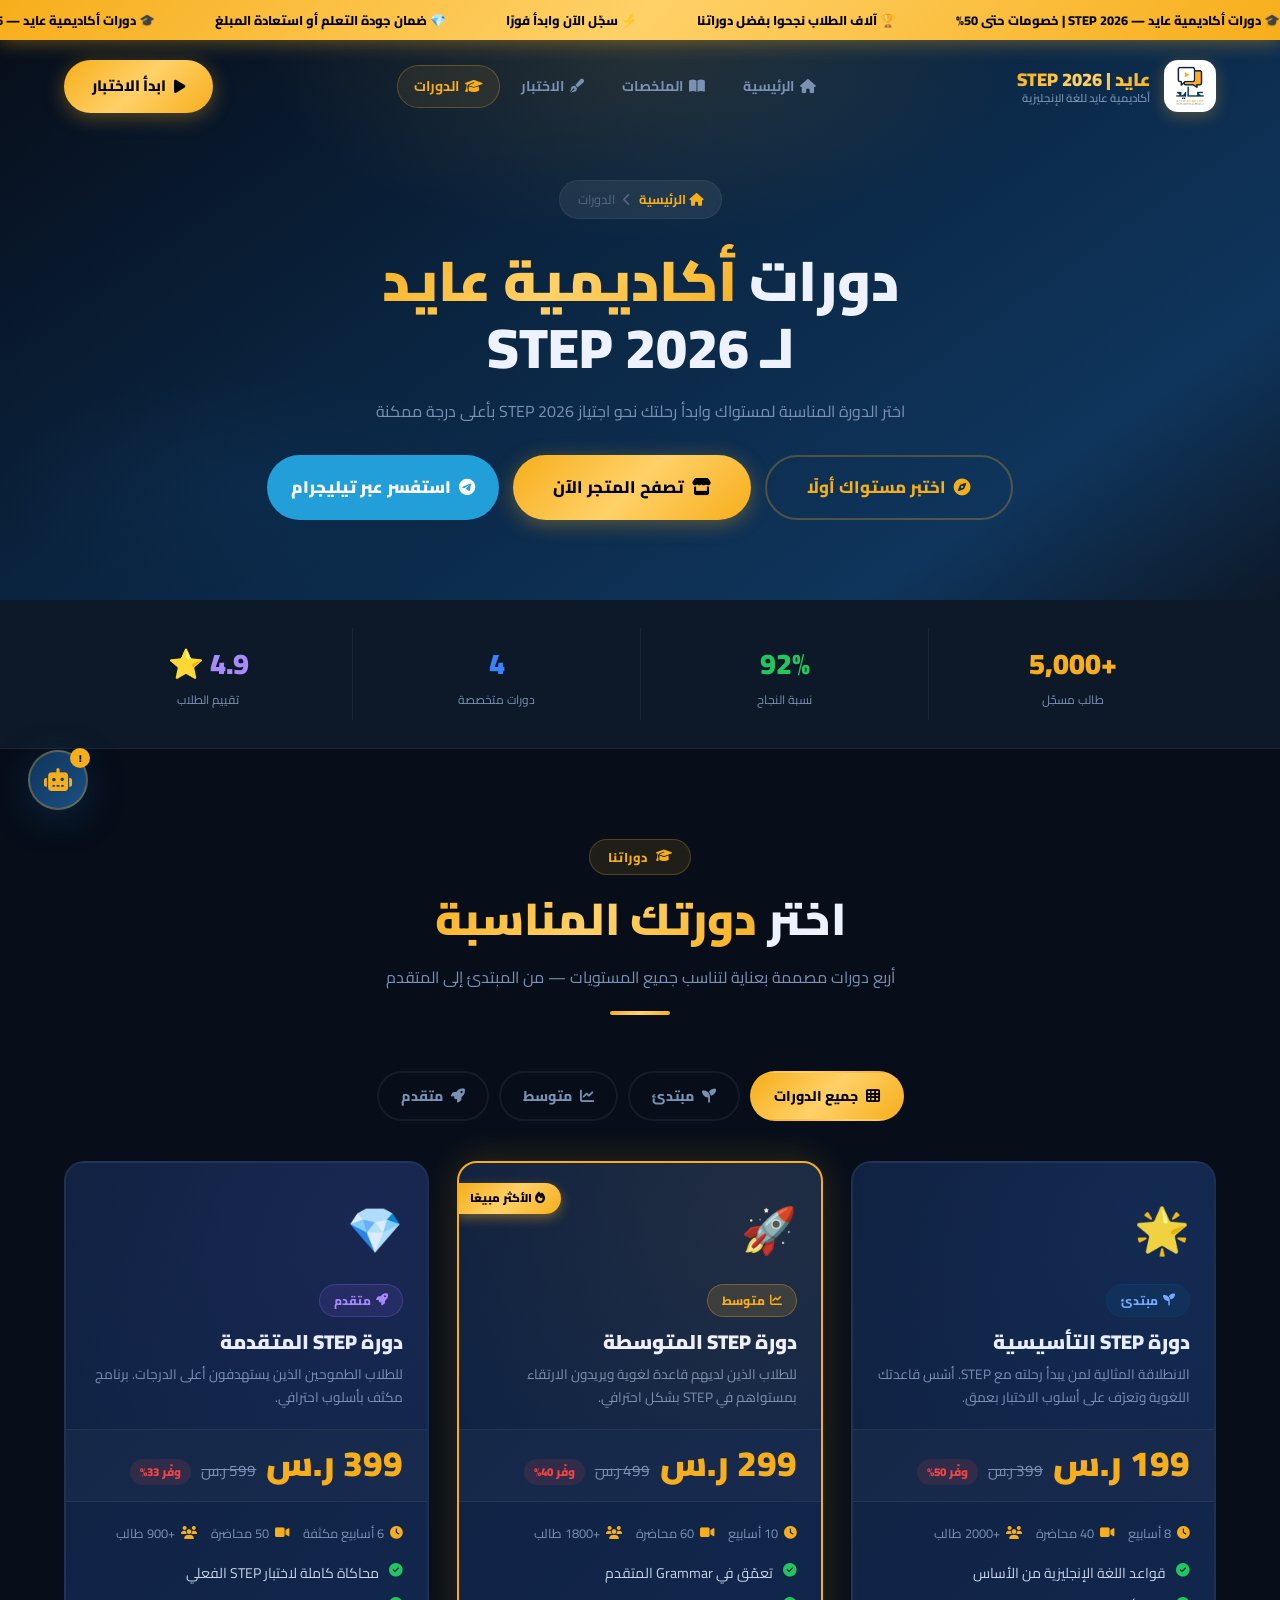
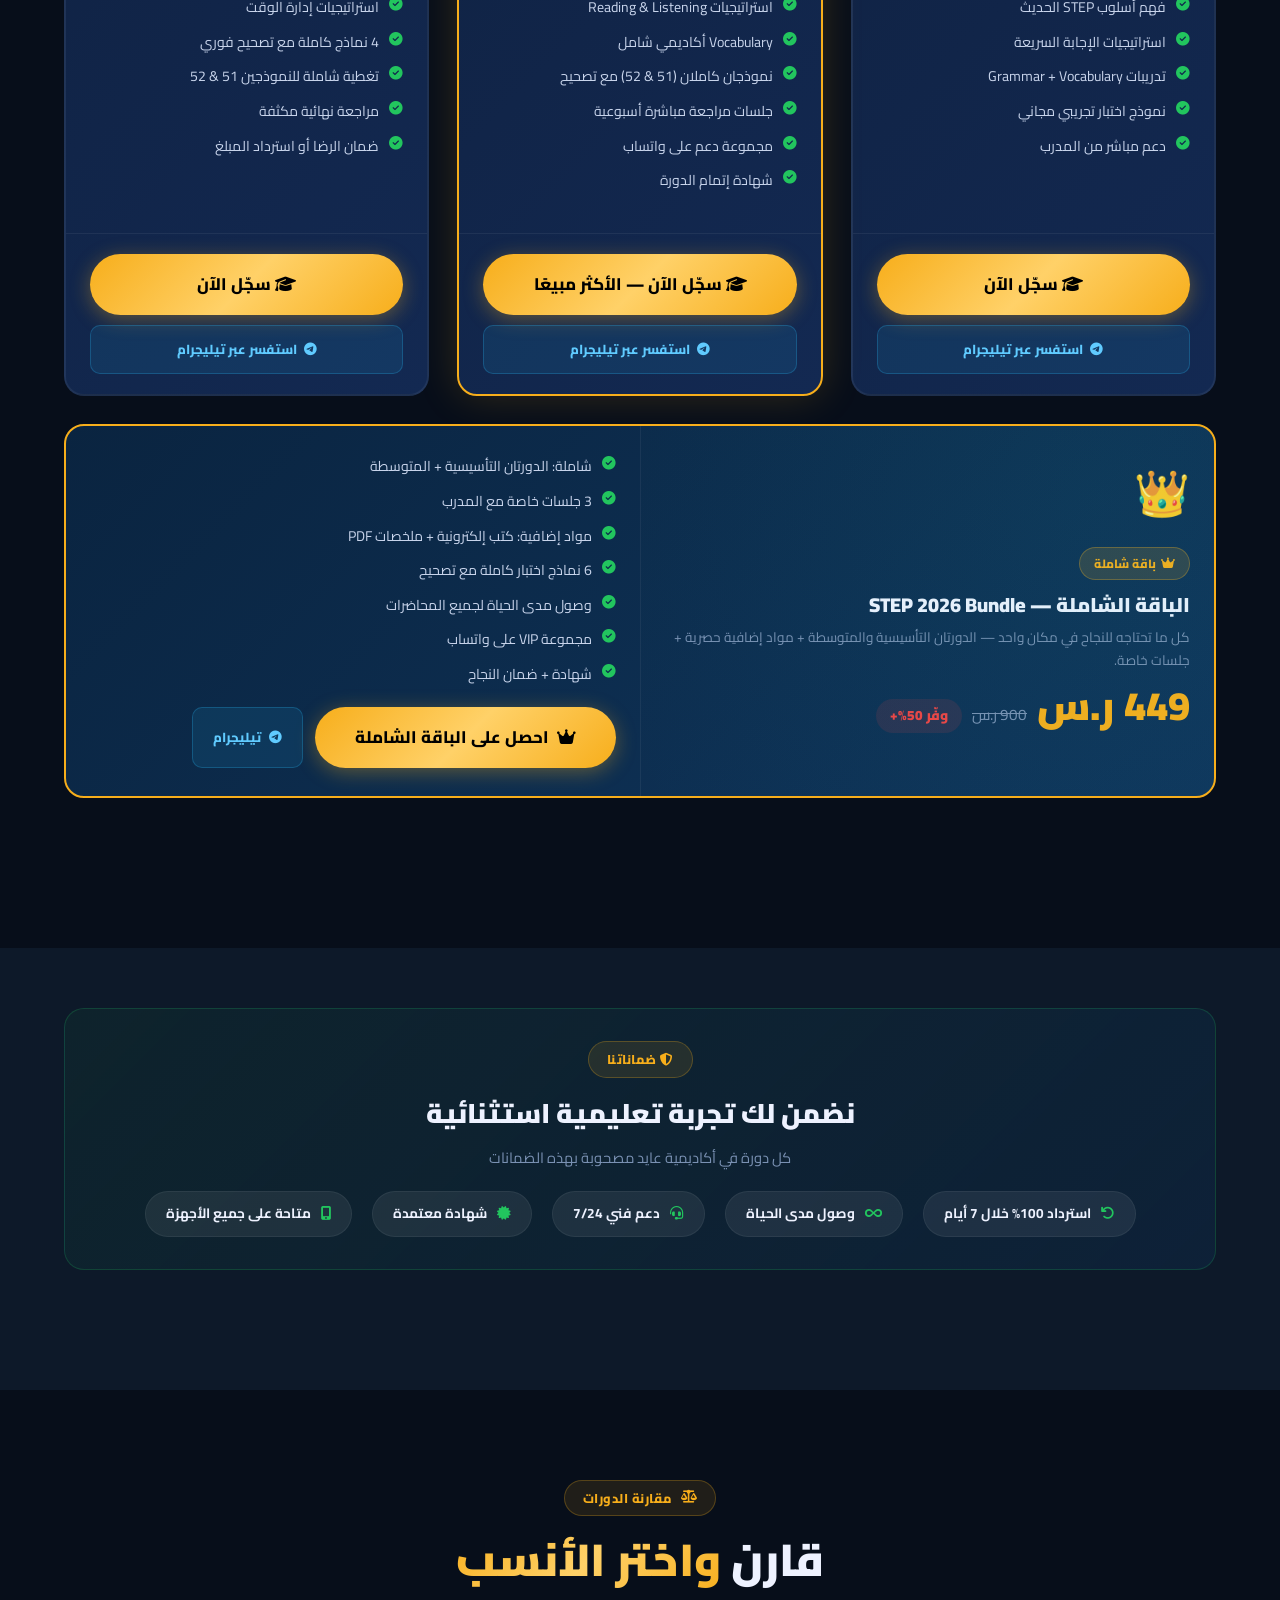
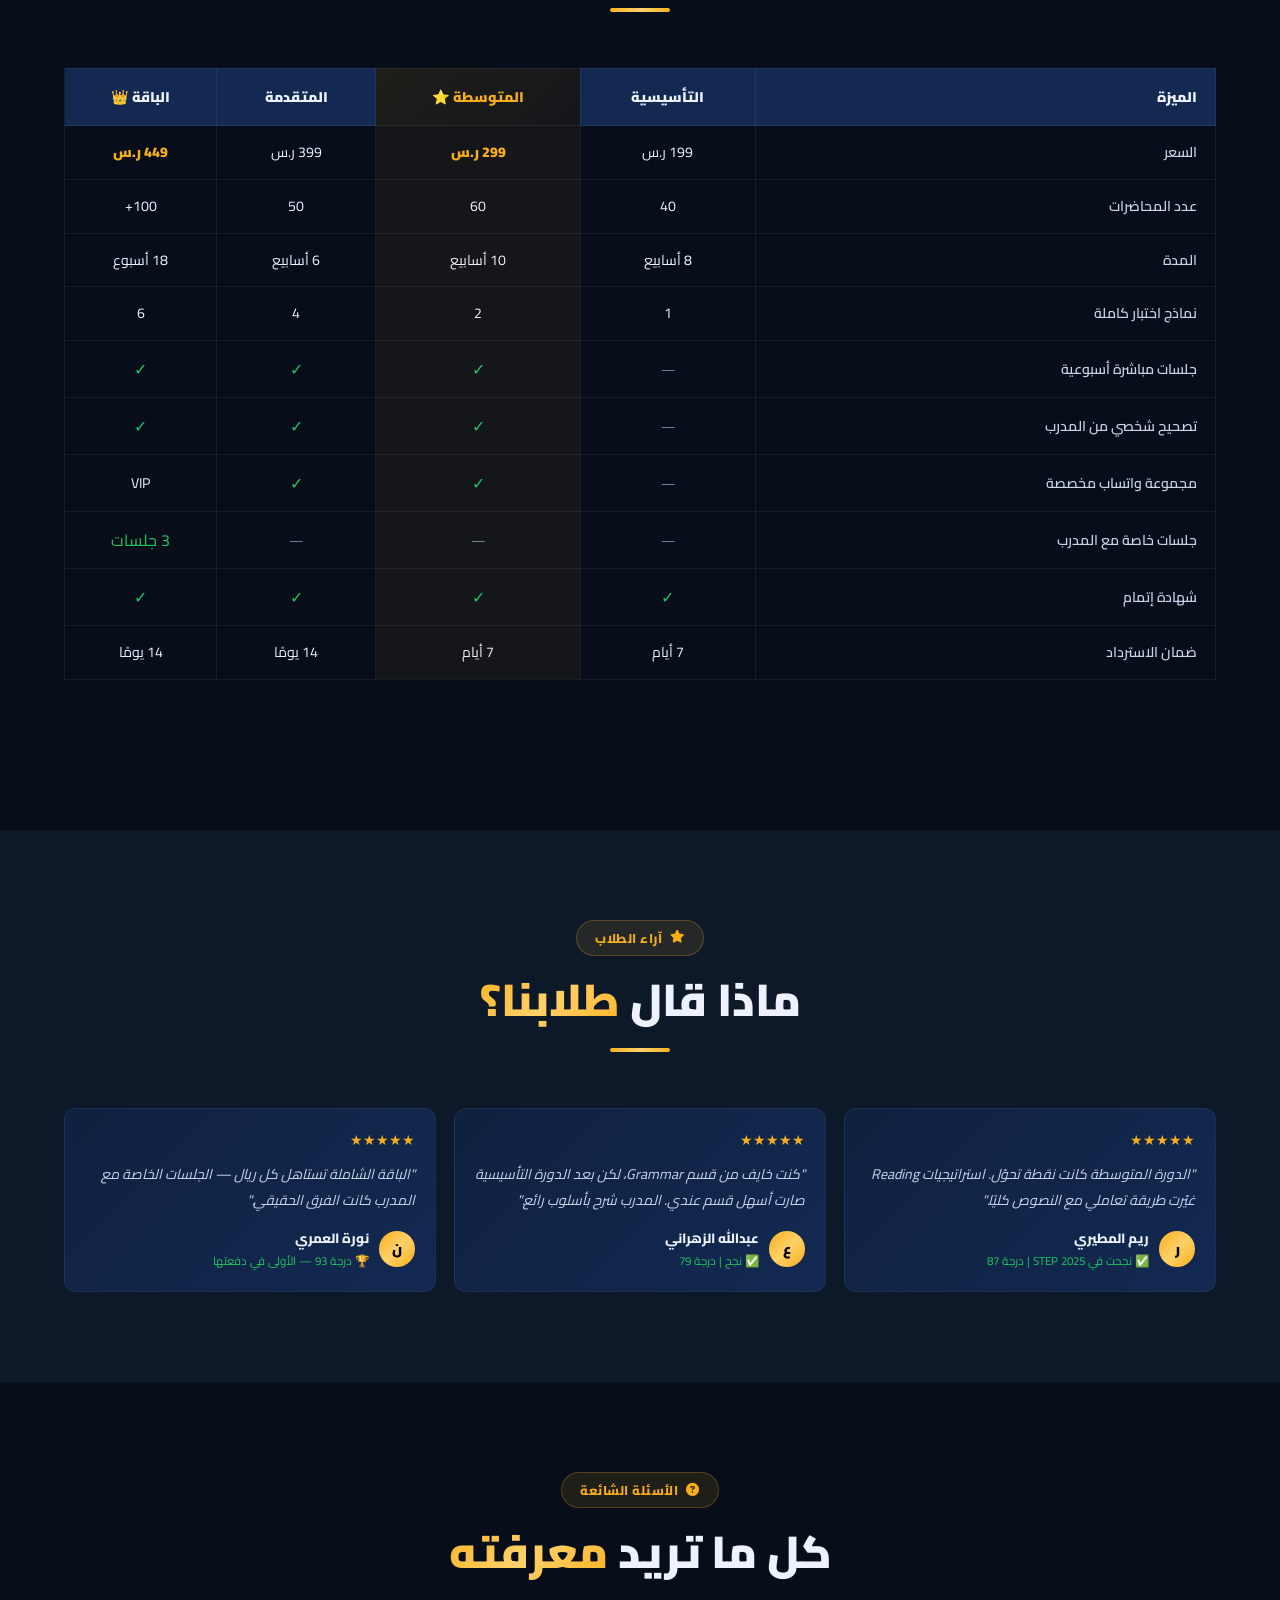
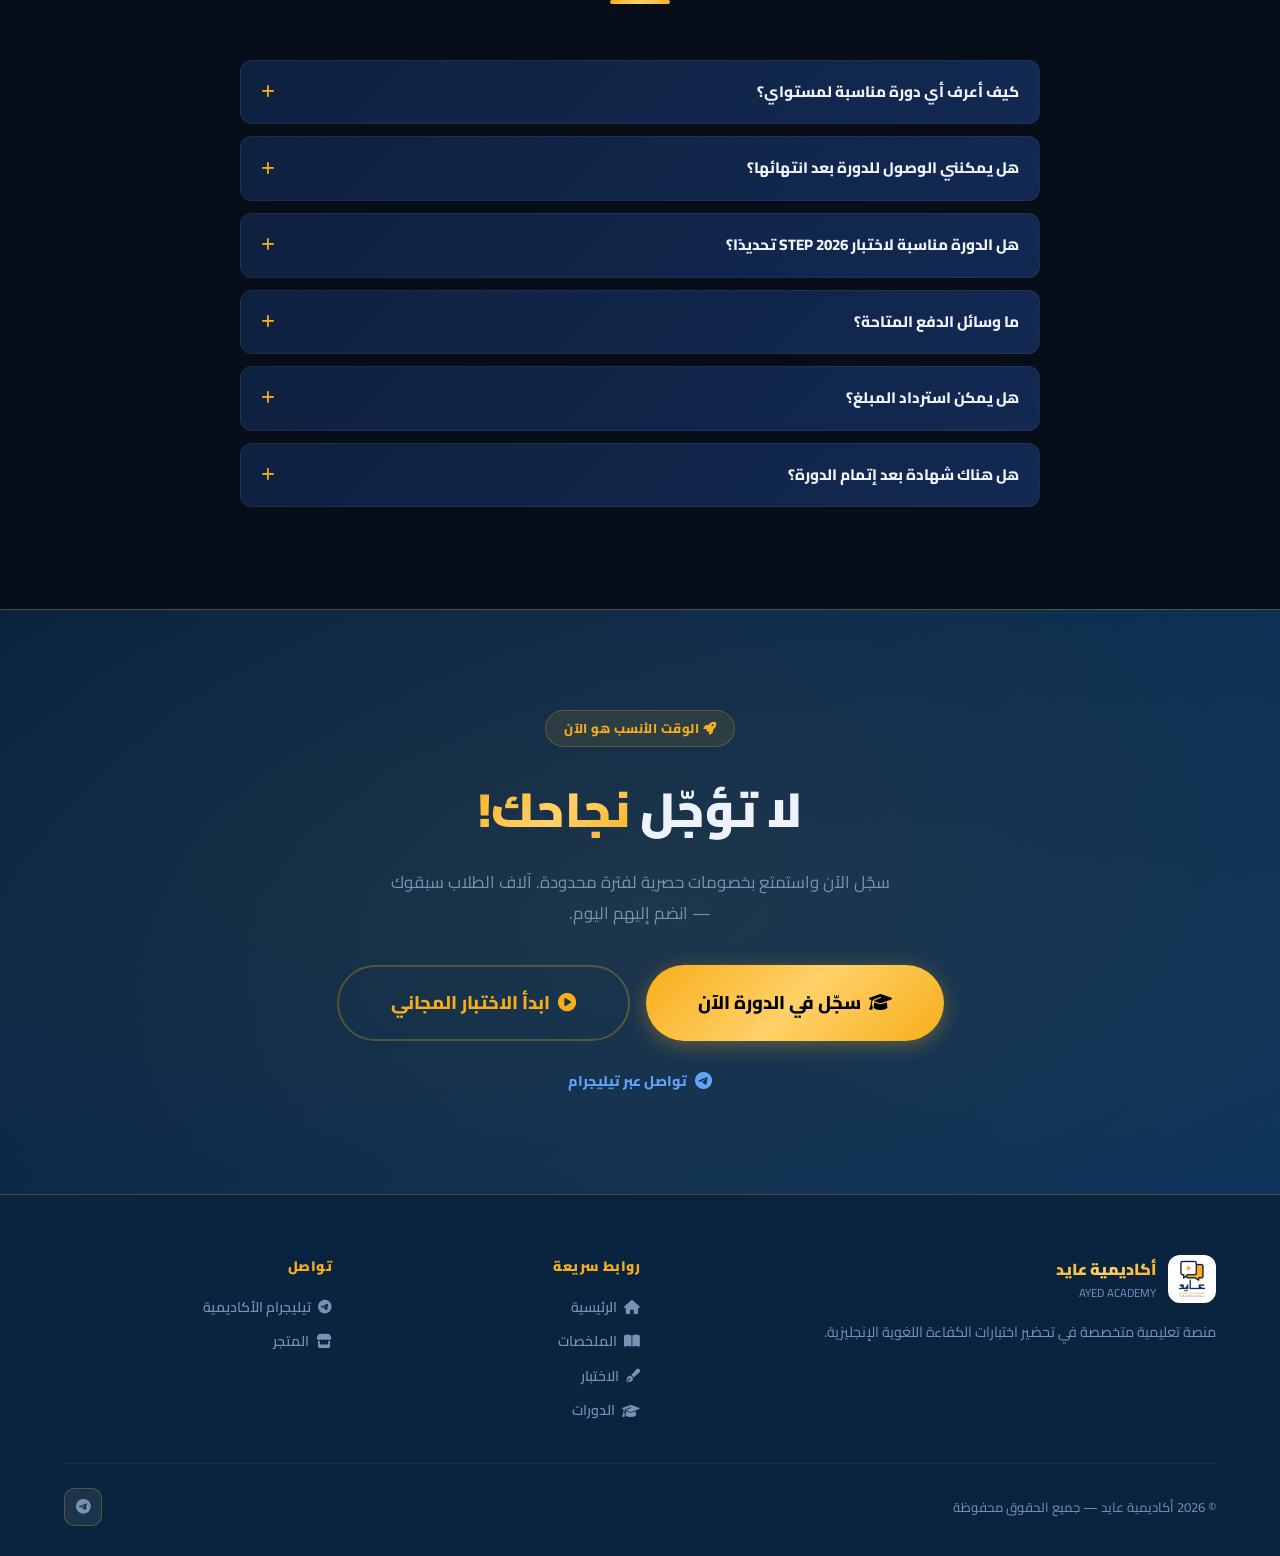
<file: courses.html>
<!DOCTYPE html>
<html lang="ar" dir="rtl">
<head>
<meta charset="UTF-8"/>
<meta name="viewport" content="width=device-width, initial-scale=1.0"/>
<title>الدورات — عايد | STEP 2026</title>
<link rel="icon" href="images/favicon.ico" type="image/x-icon"/>
<link rel="stylesheet" href="css/shared.css"/>
<link rel="stylesheet" href="https://cdn.jsdelivr.net/npm/@fortawesome/fontawesome-free@6.5.0/css/all.min.css"/>
<style>
/* ── COURSES EXCLUSIVE ── */

/* Course cards */
.courses-grid {
  display: grid; grid-template-columns: repeat(3,1fr);
  gap: 28px; margin-bottom: 60px;
}
@media(max-width:900px) { .courses-grid { grid-template-columns: 1fr; max-width: 520px; margin-left: auto; margin-right: auto; } }

.course-card {
  background: var(--grad-card); border: 2px solid var(--border);
  border-radius: var(--radius); overflow: hidden;
  transition: all 0.35s; position: relative;
  display: flex; flex-direction: column;
}
.course-card:hover { transform: translateY(-8px); border-color: var(--border2); box-shadow: var(--shadow2); }
.course-card.featured { border-color: var(--gold); box-shadow: var(--glow); }
.course-card.featured:hover { box-shadow: var(--glow2); }

.cc-ribbon {
  position: absolute; top: 20px; left: -1px;
  background: var(--grad-gold); color: #000;
  padding: 5px 16px 5px 12px; font-size: 0.72rem; font-weight: 900;
  border-radius: 0 50px 50px 0;
  box-shadow: 0 4px 12px rgba(247,174,27,0.4);
}

.cc-header {
  padding: 28px 24px 20px;
  position: relative;
  overflow: hidden;
}
.cc-header::before {
  content: '';
  position: absolute; inset: 0;
  opacity: 0.07;
}
.course-card:nth-child(1) .cc-header::before { background: radial-gradient(circle at 80% 20%, var(--info), transparent); }
.course-card:nth-child(2) .cc-header::before { background: radial-gradient(circle at 80% 20%, var(--gold), transparent); }
.course-card:nth-child(3) .cc-header::before { background: radial-gradient(circle at 80% 20%, var(--purple), transparent); }
.course-card:nth-child(4) .cc-header::before { background: radial-gradient(circle at 80% 20%, var(--teal), transparent); }

.cc-emoji { font-size: 2.8rem; margin-bottom: 14px; }
.cc-badge { display: inline-flex; align-items: center; gap: 5px; margin-bottom: 12px; }
.cc-name { font-size: 1.25rem; font-weight: 900; margin-bottom: 8px; line-height: 1.3; }
.cc-sub { font-size: 0.85rem; color: var(--muted); line-height: 1.7; }

.cc-price-box {
  padding: 16px 24px;
  background: rgba(255,255,255,0.025);
  border-top: 1px solid var(--border);
  border-bottom: 1px solid var(--border);
}
.cc-price { font-size: 2.2rem; font-weight: 900; color: var(--gold); line-height: 1; }
.cc-price-row { display: flex; align-items: baseline; gap: 10px; }
.cc-orig { font-size: 0.95rem; color: var(--muted); text-decoration: line-through; }
.cc-disc {
  background: var(--danger-bg); color: var(--danger);
  padding: 3px 10px; border-radius: 50px; font-size: 0.72rem; font-weight: 900;
}

.cc-body { padding: 20px 24px; flex: 1; }
.cc-features { display: flex; flex-direction: column; gap: 10px; margin-bottom: 20px; }
.cc-feat { display: flex; align-items: flex-start; gap: 10px; font-size: 0.88rem; color: var(--text2); }
.cc-feat i { color: var(--success); font-size: 0.85rem; margin-top: 3px; flex-shrink: 0; }
.cc-meta { display: flex; gap: 14px; flex-wrap: wrap; margin-bottom: 16px; }
.cc-meta-item { display: flex; align-items: center; gap: 6px; font-size: 0.8rem; color: var(--muted); }
.cc-meta-item i { color: var(--gold); }

.cc-footer { padding: 20px 24px; border-top: 1px solid var(--border); }
.cc-cta { width: 100%; display: block; text-align: center; margin-bottom: 10px; }
.cc-whatsapp {
  width: 100%; display: flex; align-items: center; justify-content: center; gap: 8px;
  padding: 10px; border-radius: 50px; background: var(--glass2); border: 1px solid var(--border);
  color: #4ade80; font-family: var(--font); font-size: 0.84rem; font-weight: 800;
  transition: var(--transition); cursor: pointer;
}
.cc-whatsapp:hover { background: rgba(34,197,94,0.1); border-color: rgba(34,197,94,0.4); transform: translateY(-2px); }

/* Level indicator */
.level-tabs {
  display: flex; gap: 10px; justify-content: center; margin-bottom: 40px; flex-wrap: wrap;
}
.level-tab {
  display: flex; align-items: center; gap: 8px;
  padding: 10px 22px; border-radius: 50px;
  border: 2px solid var(--border); background: transparent;
  color: var(--muted); font-family: var(--font); font-weight: 800;
  font-size: 0.88rem; cursor: pointer; transition: var(--transition);
}
.level-tab.active { background: var(--grad-gold); color: #000; border-color: transparent; }
.level-tab:hover:not(.active) { border-color: var(--border2); color: var(--gold); }

/* Compare table */
.compare-wrap { overflow-x: auto; margin-bottom: 60px; }
.compare-table {
  width: 100%; border-collapse: collapse; min-width: 600px;
}
.compare-table th {
  padding: 16px 18px; text-align: center; font-weight: 900;
  font-size: 0.88rem; background: var(--card2);
  border: 1px solid var(--border);
}
.compare-table th:first-child { text-align: right; width: 40%; }
.compare-table td {
  padding: 14px 18px; text-align: center; font-size: 0.88rem;
  border: 1px solid var(--border);
  transition: background 0.2s;
}
.compare-table td:first-child { text-align: right; color: var(--text2); font-weight: 600; }
.compare-table tr:hover td { background: var(--glass2); }
.compare-table .check { color: var(--success); font-size: 1rem; }
.compare-table .cross { color: var(--muted); font-size: 0.8rem; }
.compare-table .highlight-col { background: rgba(247,174,27,0.05); }
.compare-table thead th.highlight-col {
  background: linear-gradient(135deg, rgba(247,174,27,0.1), rgba(247,174,27,0.05));
  color: var(--gold);
}

/* FAQ */
.faq-list { max-width: 800px; margin: 0 auto; }
.faq-item {
  background: var(--grad-card); border: 1px solid var(--border);
  border-radius: var(--radius-sm); margin-bottom: 12px;
  overflow: hidden; transition: border-color 0.3s;
}
.faq-item:hover { border-color: var(--border2); }
.faq-q {
  padding: 18px 20px; font-weight: 800; font-size: 0.95rem;
  cursor: pointer; display: flex; align-items: center; justify-content: space-between; gap: 12px;
}
.faq-q i { color: var(--gold); font-size: 0.9rem; transition: transform 0.3s; flex-shrink: 0; }
.faq-item.open .faq-q i { transform: rotate(45deg); }
.faq-a {
  display: none; padding: 0 20px 18px;
  font-size: 0.88rem; color: var(--muted); line-height: 1.85;
}
.faq-item.open .faq-a { display: block; }

/* Testimonials mini */
.testi-mini-grid { display: grid; grid-template-columns: repeat(3,1fr); gap: 18px; }
@media(max-width:768px) { .testi-mini-grid { grid-template-columns: 1fr; } }
.testi-mini {
  background: var(--grad-card); border: 1px solid var(--border);
  border-radius: var(--radius-sm); padding: 20px;
  transition: var(--transition);
}
.testi-mini:hover { border-color: var(--border2); transform: translateY(-3px); }
.tm-stars { color: var(--gold); font-size: 0.85rem; margin-bottom: 10px; }
.tm-text { font-size: 0.88rem; color: var(--text2); line-height: 1.8; margin-bottom: 14px; font-style: italic; }
.tm-author { display: flex; align-items: center; gap: 10px; }
.tm-avatar { width: 36px; height: 36px; border-radius: 50%; background: var(--grad-gold); color: #000; display: flex; align-items: center; justify-content: center; font-weight: 900; font-size: 0.88rem; flex-shrink: 0; }
.tm-name { font-weight: 800; font-size: 0.84rem; }
.tm-score { font-size: 0.72rem; color: var(--success); }

/* Guarantee strip */
.guarantee-strip {
  background: linear-gradient(135deg, rgba(34,197,94,0.06), rgba(15,53,92,0.3));
  border: 1px solid rgba(34,197,94,0.2);
  border-radius: var(--radius); padding: 32px; text-align: center;
  margin-bottom: 60px;
}
.gs-badges { display: flex; gap: 20px; justify-content: center; flex-wrap: wrap; margin-top: 20px; }
.gs-badge {
  display: flex; align-items: center; gap: 10px;
  background: var(--glass2); border: 1px solid var(--border);
  border-radius: 50px; padding: 10px 20px;
  font-size: 0.85rem; font-weight: 700;
}
.gs-badge i { color: var(--success); }

/* ── Bundle card responsive ── */
@media (max-width: 640px) {
  .bundle-inner { grid-template-columns: 1fr !important; }
  .bundle-inner .cc-header { border-left: none !important; border-bottom: 1px solid var(--border); }
  .courses-grid { grid-template-columns: 1fr !important; }
}
@media (max-width: 480px) {
  .course-card { padding: 0; }
  .cc-header { padding: 20px 16px; }
  .cc-body   { padding: 18px 16px; }
  .cc-price  { font-size: 1.8rem; }
  .cc-name   { font-size: 1.1rem; }
  .hero-banner { padding: 40px 16px 32px; }
}
</style>
</head>
<body>

<!-- TICKER -->
<div class="ticker-bar">
  <div class="ticker-track">
    <span class="ticker-item">🎓 دورات أكاديمية عايد — STEP 2026 | خصومات حتى 50%</span>
    <span class="ticker-item">🏆 آلاف الطلاب نجحوا بفضل دوراتنا</span>
    <span class="ticker-item">⚡ سجّل الآن وابدأ فورًا</span>
    <span class="ticker-item">💎 ضمان جودة التعلم أو استعادة المبلغ</span>
    <span class="ticker-item">🎓 دورات أكاديمية عايد — STEP 2026 | خصومات حتى 50%</span>
    <span class="ticker-item">🏆 آلاف الطلاب نجحوا بفضل دوراتنا</span>
    <span class="ticker-item">⚡ سجّل الآن وابدأ فورًا</span>
    <span class="ticker-item">💎 ضمان جودة التعلم أو استعادة المبلغ</span>
  </div>
</div>

<!-- NAVBAR -->
<nav class="navbar" id="navbar">
  <div class="nav-inner">
    <a href="index.html" class="nav-logo">
      <img src="images/logo.png" alt="أكاديمية عايد" class="nav-logo-img"/>
      <div class="nav-logo-text">
        <div class="nav-logo-title">عايد | STEP 2026</div>
        <div class="nav-logo-sub">أكاديمية عايد للغة الإنجليزية</div>
      </div>
    </a>
    <div class="nav-links">
      <a href="index.html" class="nav-link"><i class="fas fa-home"></i> الرئيسية</a>
      <a href="summaries.html" class="nav-link"><i class="fas fa-book-open"></i> الملخصات</a>
      <a href="quiz.html" class="nav-link"><i class="fas fa-pen-fancy"></i> الاختبار</a>
      <a href="https://mohhamed1520.github.io/ayedacdyme/" class="nav-link active"><i class="fas fa-graduation-cap"></i> الدورات</a>
    </div>
    <a href="quiz.html" class="nav-cta btn btn-gold">
      <i class="fas fa-play"></i> ابدأ الاختبار
    </a>
    <button class="nav-toggle" id="navToggle"><i class="fas fa-bars" id="navIcon"></i></button>
  </div>
  <div class="mobile-menu" id="mobileMenu">
    <a href="index.html"><i class="fas fa-home"></i> الرئيسية</a>
    <a href="summaries.html"><i class="fas fa-book-open"></i> الملخصات</a>
    <a href="quiz.html"><i class="fas fa-pen-fancy"></i> الاختبار</a>
    <a href="https://mohhamed1520.github.io/ayedacdyme/" class="active"><i class="fas fa-graduation-cap"></i> الدورات</a>
  </div>
</nav>

<!-- PAGE HERO -->
<div class="page-hero">
  <div class="container">
    <div class="breadcrumb">
      <a href="index.html"><i class="fas fa-home"></i> الرئيسية</a>
      <span><i class="fas fa-chevron-left"></i></span>
      <span>الدورات</span>
    </div>
    <h1 class="page-hero-title">
      دورات <span class="gold">أكاديمية عايد</span><br>لـ STEP 2026
    </h1>
    <p class="page-hero-desc">
      اختر الدورة المناسبة لمستواك وابدأ رحلتك نحو اجتياز STEP 2026 بأعلى درجة ممكنة
    </p>
    <div style="display:flex;gap:14px;justify-content:center;flex-wrap:wrap;margin-top:8px;">
      <a href="quiz.html" class="btn btn-outline btn-lg">
        <i class="fas fa-compass"></i> اختبر مستواك أولًا
      </a>
      <a href="https://mohhamed1520.github.io/ayedacdyme/" target="_blank" class="btn btn-gold btn-lg">
        <i class="fas fa-store"></i> تصفح المتجر الآن
      </a>
      <a href="https://t.me/Ayed_Academy_2026" target="_blank" class="btn btn-lg" style="background:#229ED9;color:#fff;font-weight:900;border-radius:50px;display:inline-flex;align-items:center;gap:8px;padding:13px 24px;text-decoration:none;">
        <i class="fab fa-telegram"></i> استفسر عبر تيليجرام
      </a>
    </div>
  </div>
</div>

<!-- STATS BAR -->
<div style="background:var(--bg2);border-bottom:1px solid var(--border);">
  <div class="container">
    <div class="grid-4" style="padding:28px 0;gap:0;">
      <div style="text-align:center;padding:10px;border-left:1px solid var(--border);">
        <div style="font-size:1.8rem;font-weight:900;color:var(--gold);">+5,000</div>
        <div style="font-size:0.75rem;color:var(--muted);">طالب مسجّل</div>
      </div>
      <div style="text-align:center;padding:10px;border-left:1px solid var(--border);">
        <div style="font-size:1.8rem;font-weight:900;color:var(--success);">92%</div>
        <div style="font-size:0.75rem;color:var(--muted);">نسبة النجاح</div>
      </div>
      <div style="text-align:center;padding:10px;border-left:1px solid var(--border);">
        <div style="font-size:1.8rem;font-weight:900;color:var(--info);">4</div>
        <div style="font-size:0.75rem;color:var(--muted);">دورات متخصصة</div>
      </div>
      <div style="text-align:center;padding:10px;">
        <div style="font-size:1.8rem;font-weight:900;color:#a78bfa;">4.9 ⭐</div>
        <div style="font-size:0.75rem;color:var(--muted);">تقييم الطلاب</div>
      </div>
    </div>
  </div>
</div>

<!-- MAIN -->
<main>
  <!-- COURSES -->
  <section class="section" id="courses">
    <div class="container">
      <div class="section-header">
        <div class="section-eyebrow"><i class="fas fa-graduation-cap"></i> دوراتنا</div>
        <h2 class="section-title">اختر <span class="highlight">دورتك المناسبة</span></h2>
        <p class="section-desc">
          أربع دورات مصممة بعناية لتناسب جميع المستويات — من المبتدئ إلى المتقدم
        </p>
        <div class="divider"></div>
      </div>

      <!-- Level filter -->
      <div class="level-tabs">
        <button class="level-tab active" onclick="filterCourses('all')"><i class="fas fa-th"></i> جميع الدورات</button>
        <button class="level-tab" onclick="filterCourses('foundation')"><i class="fas fa-seedling"></i> مبتدئ</button>
        <button class="level-tab" onclick="filterCourses('intermediate')"><i class="fas fa-chart-line"></i> متوسط</button>
        <button class="level-tab" onclick="filterCourses('advanced')"><i class="fas fa-rocket"></i> متقدم</button>
      </div>

      <div class="courses-grid" id="coursesGrid">

        <!-- Course 1: Foundation -->
        <div class="course-card" data-level="foundation">
          <div class="cc-header">
            <div class="cc-emoji">🌟</div>
            <div class="cc-badge"><span class="badge badge-navy"><i class="fas fa-seedling"></i> مبتدئ</span></div>
            <div class="cc-name">دورة STEP التأسيسية</div>
            <div class="cc-sub">الانطلاقة المثالية لمن يبدأ رحلته مع STEP. أسّس قاعدتك اللغوية وتعرّف على أسلوب الاختبار بعمق.</div>
          </div>
          <div class="cc-price-box">
            <div class="cc-price-row">
              <div class="cc-price">199 ر.س</div>
              <div class="cc-orig">399 ر.س</div>
              <div class="cc-disc">وفّر 50%</div>
            </div>
          </div>
          <div class="cc-body">
            <div class="cc-meta">
              <div class="cc-meta-item"><i class="fas fa-clock"></i> 8 أسابيع</div>
              <div class="cc-meta-item"><i class="fas fa-video"></i> 40 محاضرة</div>
              <div class="cc-meta-item"><i class="fas fa-users"></i> +2000 طالب</div>
            </div>
            <div class="cc-features">
              <div class="cc-feat"><i class="fas fa-check-circle"></i> قواعد اللغة الإنجليزية من الأساس</div>
              <div class="cc-feat"><i class="fas fa-check-circle"></i> فهم أسلوب STEP الحديث</div>
              <div class="cc-feat"><i class="fas fa-check-circle"></i> استراتيجيات الإجابة السريعة</div>
              <div class="cc-feat"><i class="fas fa-check-circle"></i> تدريبات Grammar + Vocabulary</div>
              <div class="cc-feat"><i class="fas fa-check-circle"></i> نموذج اختبار تجريبي مجاني</div>
              <div class="cc-feat"><i class="fas fa-check-circle"></i> دعم مباشر من المدرب</div>
            </div>
          </div>
          <div class="cc-footer">
            <a href="https://mohhamed1520.github.io/ayedacdyme/" target="_blank" class="btn btn-gold cc-cta btn-lg">
              <i class="fas fa-graduation-cap"></i> سجّل الآن
            </a>
            <a href="https://t.me/Ayed_Academy_2026" target="_blank" class="cc-whatsapp" style="display:flex;align-items:center;justify-content:center;gap:7px;background:rgba(34,163,217,0.12);border:1px solid rgba(34,163,217,0.3);color:#60CBFF;border-radius:10px;padding:12px;font-size:0.82rem;font-weight:800;text-decoration:none;">
              <i class="fab fa-telegram"></i> استفسر عبر تيليجرام
            </a>
          </div>
        </div>

        <!-- Course 2: Intermediate (FEATURED) -->
        <div class="course-card featured" data-level="intermediate">
          <div class="cc-ribbon"><i class="fas fa-fire"></i> الأكثر مبيعًا</div>
          <div class="cc-header">
            <div class="cc-emoji">🚀</div>
            <div class="cc-badge"><span class="badge badge-gold"><i class="fas fa-chart-line"></i> متوسط</span></div>
            <div class="cc-name">دورة STEP المتوسطة</div>
            <div class="cc-sub">للطلاب الذين لديهم قاعدة لغوية ويريدون الارتقاء بمستواهم في STEP بشكل احترافي.</div>
          </div>
          <div class="cc-price-box">
            <div class="cc-price-row">
              <div class="cc-price">299 ر.س</div>
              <div class="cc-orig">499 ر.س</div>
              <div class="cc-disc">وفّر 40%</div>
            </div>
          </div>
          <div class="cc-body">
            <div class="cc-meta">
              <div class="cc-meta-item"><i class="fas fa-clock"></i> 10 أسابيع</div>
              <div class="cc-meta-item"><i class="fas fa-video"></i> 60 محاضرة</div>
              <div class="cc-meta-item"><i class="fas fa-users"></i> +1800 طالب</div>
            </div>
            <div class="cc-features">
              <div class="cc-feat"><i class="fas fa-check-circle"></i> تعمّق في Grammar المتقدم</div>
              <div class="cc-feat"><i class="fas fa-check-circle"></i> استراتيجيات Reading & Listening</div>
              <div class="cc-feat"><i class="fas fa-check-circle"></i> Vocabulary أكاديمي شامل</div>
              <div class="cc-feat"><i class="fas fa-check-circle"></i> نموذجان كاملان (51 & 52) مع تصحيح</div>
              <div class="cc-feat"><i class="fas fa-check-circle"></i> جلسات مراجعة مباشرة أسبوعية</div>
              <div class="cc-feat"><i class="fas fa-check-circle"></i> مجموعة دعم على واتساب</div>
              <div class="cc-feat"><i class="fas fa-check-circle"></i> شهادة إتمام الدورة</div>
            </div>
          </div>
          <div class="cc-footer">
            <a href="https://mohhamed1520.github.io/ayedacdyme/" target="_blank" class="btn btn-gold cc-cta btn-lg">
              <i class="fas fa-graduation-cap"></i> سجّل الآن — الأكثر مبيعًا
            </a>
            <a href="https://t.me/Ayed_Academy_2026" target="_blank" class="cc-whatsapp" style="display:flex;align-items:center;justify-content:center;gap:7px;background:rgba(34,163,217,0.12);border:1px solid rgba(34,163,217,0.3);color:#60CBFF;border-radius:10px;padding:12px;font-size:0.82rem;font-weight:800;text-decoration:none;">
              <i class="fab fa-telegram"></i> استفسر عبر تيليجرام
            </a>
          </div>
        </div>

        <!-- Course 3: Advanced -->
        <div class="course-card" data-level="advanced">
          <div class="cc-header">
            <div class="cc-emoji">💎</div>
            <div class="cc-badge"><span class="badge badge-purple"><i class="fas fa-rocket"></i> متقدم</span></div>
            <div class="cc-name">دورة STEP المتقدمة</div>
            <div class="cc-sub">للطلاب الطموحين الذين يستهدفون أعلى الدرجات. برنامج مكثف بأسلوب احترافي.</div>
          </div>
          <div class="cc-price-box">
            <div class="cc-price-row">
              <div class="cc-price">399 ر.س</div>
              <div class="cc-orig">599 ر.س</div>
              <div class="cc-disc">وفّر 33%</div>
            </div>
          </div>
          <div class="cc-body">
            <div class="cc-meta">
              <div class="cc-meta-item"><i class="fas fa-clock"></i> 6 أسابيع مكثفة</div>
              <div class="cc-meta-item"><i class="fas fa-video"></i> 50 محاضرة</div>
              <div class="cc-meta-item"><i class="fas fa-users"></i> +900 طالب</div>
            </div>
            <div class="cc-features">
              <div class="cc-feat"><i class="fas fa-check-circle"></i> محاكاة كاملة لاختبار STEP الفعلي</div>
              <div class="cc-feat"><i class="fas fa-check-circle"></i> استراتيجيات إدارة الوقت</div>
              <div class="cc-feat"><i class="fas fa-check-circle"></i> 4 نماذج كاملة مع تصحيح فوري</div>
              <div class="cc-feat"><i class="fas fa-check-circle"></i> تغطية شاملة للنموذجين 51 & 52</div>
              <div class="cc-feat"><i class="fas fa-check-circle"></i> مراجعة نهائية مكثفة</div>
              <div class="cc-feat"><i class="fas fa-check-circle"></i> ضمان الرضا أو استرداد المبلغ</div>
            </div>
          </div>
          <div class="cc-footer">
            <a href="https://mohhamed1520.github.io/ayedacdyme/" target="_blank" class="btn btn-gold cc-cta btn-lg">
              <i class="fas fa-graduation-cap"></i> سجّل الآن
            </a>
            <a href="https://t.me/Ayed_Academy_2026" target="_blank" class="cc-whatsapp" style="display:flex;align-items:center;justify-content:center;gap:7px;background:rgba(34,163,217,0.12);border:1px solid rgba(34,163,217,0.3);color:#60CBFF;border-radius:10px;padding:12px;font-size:0.82rem;font-weight:800;text-decoration:none;">
              <i class="fab fa-telegram"></i> استفسر عبر تيليجرام
            </a>
          </div>
        </div>

        <!-- Course 4: Full Bundle -->
        <div class="course-card" data-level="all" style="grid-column:1/-1;background:linear-gradient(135deg,var(--navy-deep),var(--navy));border-color:var(--gold);">
          <div class="bundle-inner" style="display:grid;grid-template-columns:1fr 1fr;gap:0;flex:1;">
            <div class="cc-header" style="border-left:1px solid var(--border);">
              <div class="cc-emoji">👑</div>
              <div class="cc-badge"><span class="badge badge-gold"><i class="fas fa-crown"></i> باقة شاملة</span></div>
              <div class="cc-name">الباقة الشاملة — STEP 2026 Bundle</div>
              <div class="cc-sub">كل ما تحتاجه للنجاح في مكان واحد — الدورتان التأسيسية والمتوسطة + مواد إضافية حصرية + جلسات خاصة.</div>
              <div class="cc-price-box" style="padding:14px 0 0;background:transparent;border:none;margin-top:auto;">
                <div class="cc-price-row">
                  <div class="cc-price" style="font-size:2.5rem;">449 ر.س</div>
                  <div class="cc-orig">900 ر.س</div>
                  <div class="cc-disc" style="font-size:0.85rem;padding:5px 14px;">وفّر 50%+</div>
                </div>
              </div>
            </div>
            <div class="cc-body" style="padding:28px 24px;">
              <div class="cc-features">
                <div class="cc-feat"><i class="fas fa-check-circle"></i> شاملة: الدورتان التأسيسية + المتوسطة</div>
                <div class="cc-feat"><i class="fas fa-check-circle"></i> 3 جلسات خاصة مع المدرب</div>
                <div class="cc-feat"><i class="fas fa-check-circle"></i> مواد إضافية: كتب إلكترونية + ملخصات PDF</div>
                <div class="cc-feat"><i class="fas fa-check-circle"></i> 6 نماذج اختبار كاملة مع تصحيح</div>
                <div class="cc-feat"><i class="fas fa-check-circle"></i> وصول مدى الحياة لجميع المحاضرات</div>
                <div class="cc-feat"><i class="fas fa-check-circle"></i> مجموعة VIP على واتساب</div>
                <div class="cc-feat"><i class="fas fa-check-circle"></i> شهادة + ضمان النجاح</div>
              </div>
              <div style="display:flex;gap:12px;flex-wrap:wrap;margin-top:20px;">
                <a href="https://mohhamed1520.github.io/ayedacdyme/" target="_blank" class="btn btn-gold btn-lg">
                  <i class="fas fa-crown"></i> احصل على الباقة الشاملة
                </a>
                <button class="cc-whatsapp" style="width:auto;padding:12px 20px;background:rgba(34,163,217,0.12);border:1px solid rgba(34,163,217,0.3);color:#60CBFF;border-radius:10px;font-size:0.82rem;font-weight:800;cursor:pointer;" onclick="window.open('https://t.me/Ayed_Academy_2026','_blank')">
                  <i class="fab fa-telegram"></i> تيليجرام
                </button>
              </div>
            </div>
          </div>
        </div>

      </div>
    </div>
  </section>

  <!-- GUARANTEE -->
  <section class="section-sm" style="background:var(--bg2);">
    <div class="container">
      <div class="guarantee-strip">
        <div class="section-eyebrow" style="display:table;margin:0 auto 12px;">
          <i class="fas fa-shield-alt"></i> ضماناتنا
        </div>
        <h2 style="font-size:1.7rem;font-weight:900;margin-bottom:8px;">نضمن لك تجربة تعليمية استثنائية</h2>
        <p style="color:var(--muted);font-size:0.92rem;">كل دورة في أكاديمية عايد مصحوبة بهذه الضمانات</p>
        <div class="gs-badges">
          <div class="gs-badge"><i class="fas fa-undo"></i> استرداد 100% خلال 7 أيام</div>
          <div class="gs-badge"><i class="fas fa-infinity"></i> وصول مدى الحياة</div>
          <div class="gs-badge"><i class="fas fa-headset"></i> دعم فني 7/24</div>
          <div class="gs-badge"><i class="fas fa-certificate"></i> شهادة معتمدة</div>
          <div class="gs-badge"><i class="fas fa-mobile-alt"></i> متاحة على جميع الأجهزة</div>
        </div>
      </div>
    </div>
  </section>

  <!-- COMPARE TABLE -->
  <section class="section" id="compare">
    <div class="container">
      <div class="section-header">
        <div class="section-eyebrow"><i class="fas fa-balance-scale"></i> مقارنة الدورات</div>
        <h2 class="section-title">قارن <span class="highlight">واختر الأنسب</span></h2>
        <div class="divider"></div>
      </div>
      <div class="compare-wrap">
        <table class="compare-table">
          <thead>
            <tr>
              <th>الميزة</th>
              <th>التأسيسية</th>
              <th class="highlight-col">المتوسطة ⭐</th>
              <th>المتقدمة</th>
              <th>الباقة 👑</th>
            </tr>
          </thead>
          <tbody>
            <tr>
              <td>السعر</td>
              <td>199 ر.س</td>
              <td class="highlight-col" style="color:var(--gold);font-weight:900;">299 ر.س</td>
              <td>399 ر.س</td>
              <td style="color:var(--gold);font-weight:900;">449 ر.س</td>
            </tr>
            <tr>
              <td>عدد المحاضرات</td>
              <td>40</td>
              <td class="highlight-col">60</td>
              <td>50</td>
              <td>100+</td>
            </tr>
            <tr>
              <td>المدة</td>
              <td>8 أسابيع</td>
              <td class="highlight-col">10 أسابيع</td>
              <td>6 أسابيع</td>
              <td>18 أسبوع</td>
            </tr>
            <tr>
              <td>نماذج اختبار كاملة</td>
              <td>1</td>
              <td class="highlight-col">2</td>
              <td>4</td>
              <td>6</td>
            </tr>
            <tr>
              <td>جلسات مباشرة أسبوعية</td>
              <td class="cross">—</td>
              <td class="highlight-col"><span class="check">✓</span></td>
              <td><span class="check">✓</span></td>
              <td><span class="check">✓</span></td>
            </tr>
            <tr>
              <td>تصحيح شخصي من المدرب</td>
              <td class="cross">—</td>
              <td class="highlight-col"><span class="check">✓</span></td>
              <td><span class="check">✓</span></td>
              <td><span class="check">✓</span></td>
            </tr>
            <tr>
              <td>مجموعة واتساب مخصصة</td>
              <td class="cross">—</td>
              <td class="highlight-col"><span class="check">✓</span></td>
              <td><span class="check">✓</span></td>
              <td>VIP</td>
            </tr>
            <tr>
              <td>جلسات خاصة مع المدرب</td>
              <td class="cross">—</td>
              <td class="highlight-col cross">—</td>
              <td class="cross">—</td>
              <td><span class="check">3 جلسات</span></td>
            </tr>
            <tr>
              <td>شهادة إتمام</td>
              <td><span class="check">✓</span></td>
              <td class="highlight-col"><span class="check">✓</span></td>
              <td><span class="check">✓</span></td>
              <td><span class="check">✓</span></td>
            </tr>
            <tr>
              <td>ضمان الاسترداد</td>
              <td>7 أيام</td>
              <td class="highlight-col">7 أيام</td>
              <td>14 يومًا</td>
              <td>14 يومًا</td>
            </tr>
          </tbody>
        </table>
      </div>
    </div>
  </section>

  <!-- TESTIMONIALS -->
  <section class="section" style="background:var(--bg2);" id="reviews">
    <div class="container">
      <div class="section-header">
        <div class="section-eyebrow"><i class="fas fa-star"></i> آراء الطلاب</div>
        <h2 class="section-title">ماذا قال <span class="highlight">طلابنا؟</span></h2>
        <div class="divider"></div>
      </div>
      <div class="testi-mini-grid">
        <div class="testi-mini">
          <div class="tm-stars">★★★★★</div>
          <p class="tm-text">"الدورة المتوسطة كانت نقطة تحوّل. استراتيجيات Reading غيّرت طريقة تعاملي مع النصوص كليًا."</p>
          <div class="tm-author">
            <div class="tm-avatar">ر</div>
            <div>
              <div class="tm-name">ريم المطيري</div>
              <div class="tm-score">✅ نجحت في STEP 2025 | درجة 87</div>
            </div>
          </div>
        </div>
        <div class="testi-mini">
          <div class="tm-stars">★★★★★</div>
          <p class="tm-text">"كنت خايف من قسم Grammar، لكن بعد الدورة التأسيسية صارت أسهل قسم عندي. المدرب شرح بأسلوب رائع."</p>
          <div class="tm-author">
            <div class="tm-avatar">ع</div>
            <div>
              <div class="tm-name">عبدالله الزهراني</div>
              <div class="tm-score">✅ نجح | درجة 79</div>
            </div>
          </div>
        </div>
        <div class="testi-mini">
          <div class="tm-stars">★★★★★</div>
          <p class="tm-text">"الباقة الشاملة تستاهل كل ريال — الجلسات الخاصة مع المدرب كانت الفرق الحقيقي."</p>
          <div class="tm-author">
            <div class="tm-avatar">ن</div>
            <div>
              <div class="tm-name">نورة العمري</div>
              <div class="tm-score">🏆 درجة 93 — الأولى في دفعتها</div>
            </div>
          </div>
        </div>
      </div>
    </div>
  </section>

  <!-- FAQ -->
  <section class="section" id="faq">
    <div class="container">
      <div class="section-header">
        <div class="section-eyebrow"><i class="fas fa-question-circle"></i> الأسئلة الشائعة</div>
        <h2 class="section-title">كل ما تريد <span class="highlight">معرفته</span></h2>
        <div class="divider"></div>
      </div>
      <div class="faq-list">
        <div class="faq-item">
          <div class="faq-q" onclick="toggleFaq(this)">
            كيف أعرف أي دورة مناسبة لمستواي؟
            <i class="fas fa-plus"></i>
          </div>
          <div class="faq-a">ننصح بحل الاختبار التجريبي المجاني أولًا — بعد الانتهاء ستحصل على توصية تلقائية بالدورة الأنسب لمستواك بناءً على نتيجتك في كل قسم.</div>
        </div>
        <div class="faq-item">
          <div class="faq-q" onclick="toggleFaq(this)">
            هل يمكنني الوصول للدورة بعد انتهائها؟
            <i class="fas fa-plus"></i>
          </div>
          <div class="faq-a">نعم، جميع الدورات تأتي مع وصول مدى الحياة لجميع المحاضرات والمواد. يمكنك مراجعة المحتوى في أي وقت.</div>
        </div>
        <div class="faq-item">
          <div class="faq-q" onclick="toggleFaq(this)">
            هل الدورة مناسبة لاختبار STEP 2026 تحديدًا؟
            <i class="fas fa-plus"></i>
          </div>
          <div class="faq-a">نعم، جميع دوراتنا محدّثة خصيصًا لتتوافق مع أسلوب ومتطلبات اختبار STEP 2026 بما يشمل النموذجين 51 و52.</div>
        </div>
        <div class="faq-item">
          <div class="faq-q" onclick="toggleFaq(this)">
            ما وسائل الدفع المتاحة؟
            <i class="fas fa-plus"></i>
          </div>
          <div class="faq-a">ندعم جميع وسائل الدفع الإلكترونية: بطاقات فيزا / ماستركارد، مدى، آبل باي، وتحويل بنكي. التسجيل والدفع آمن 100%.</div>
        </div>
        <div class="faq-item">
          <div class="faq-q" onclick="toggleFaq(this)">
            هل يمكن استرداد المبلغ؟
            <i class="fas fa-plus"></i>
          </div>
          <div class="faq-a">نعم، نقدم ضمان استرداد كامل خلال 7 أيام من تاريخ الاشتراك بدون شروط معقدة. رضاك هو أولويتنا.</div>
        </div>
        <div class="faq-item">
          <div class="faq-q" onclick="toggleFaq(this)">
            هل هناك شهادة بعد إتمام الدورة؟
            <i class="fas fa-plus"></i>
          </div>
          <div class="faq-a">نعم، كل الدورات تمنحك شهادة إتمام رسمية من أكاديمية عايد يمكن مشاركتها على LinkedIn وسيرتك الذاتية.</div>
        </div>
      </div>
    </div>
  </section>

  <!-- FINAL CTA -->
  <section style="background:linear-gradient(135deg,var(--navy-deep),var(--navy));border-top:1px solid var(--border2);padding:100px 0;text-align:center;position:relative;overflow:hidden;">
    <div style="position:absolute;inset:0;background:radial-gradient(ellipse 70% 70% at 50% 50%,rgba(247,174,27,0.07),transparent);pointer-events:none;"></div>
    <div class="container" style="position:relative;z-index:1;">
      <div class="section-eyebrow" style="display:table;margin:0 auto 20px;"><i class="fas fa-rocket"></i> الوقت الأنسب هو الآن</div>
      <h2 style="font-size:clamp(2rem,4vw,3rem);font-weight:900;margin-bottom:16px;">
        لا تؤجّل<span style="background:var(--grad-gold);-webkit-background-clip:text;-webkit-text-fill-color:transparent;background-clip:text;"> نجاحك!</span>
      </h2>
      <p style="color:var(--muted);font-size:1.05rem;max-width:520px;margin:0 auto 36px;line-height:1.85;">
        سجّل الآن واستمتع بخصومات حصرية لفترة محدودة. آلاف الطلاب سبقوك — انضم إليهم اليوم.
      </p>
      <div style="display:flex;gap:16px;justify-content:center;flex-wrap:wrap;">
        <a href="https://mohhamed1520.github.io/ayedacdyme/" target="_blank" class="btn btn-gold btn-xl">
          <i class="fas fa-graduation-cap"></i> سجّل في الدورة الآن
        </a>
        <a href="quiz.html" class="btn btn-outline btn-xl">
          <i class="fas fa-play-circle"></i> ابدأ الاختبار المجاني
        </a>
      </div>
      <div style="margin-top:28px;display:flex;gap:20px;justify-content:center;flex-wrap:wrap;">
        <a href="https://t.me/Ayed_Academy_2026" target="_blank" style="display:flex;align-items:center;gap:8px;color:#60a5fa;font-weight:800;font-size:0.88rem;"><i class="fab fa-telegram fa-lg"></i> تواصل عبر تيليجرام</a>
      </div>
    </div>
  </section>
</main>

<!-- FOOTER -->
<footer class="site-footer">
  <div class="container">
    <div class="footer-grid">
      <div class="footer-brand">
        <div class="footer-logo-wrap">
          <img src="images/logo.png" alt="أكاديمية عايد" class="footer-logo-img"/>
          <div class="footer-logo-text">
            <div class="footer-logo-title">أكاديمية عايد</div>
            <div style="font-size:0.72rem;color:var(--muted)">AYED ACADEMY</div>
          </div>
        </div>
        <p>منصة تعليمية متخصصة في تحضير اختبارات الكفاءة اللغوية الإنجليزية.</p>
      </div>
      <div>
        <div class="footer-col-title">روابط سريعة</div>
        <div class="footer-links">
          <a href="index.html"><i class="fas fa-home"></i> الرئيسية</a>
          <a href="summaries.html"><i class="fas fa-book-open"></i> الملخصات</a>
          <a href="quiz.html"><i class="fas fa-pen-fancy"></i> الاختبار</a>
          <a href="https://mohhamed1520.github.io/ayedacdyme/"><i class="fas fa-graduation-cap"></i> الدورات</a>
        </div>
      </div>
      <div>
        <div class="footer-col-title">تواصل</div>
        <div class="footer-links">
          <a href="https://t.me/Ayed_Academy_2026" target="_blank"><i class="fab fa-telegram"></i> تيليجرام الأكاديمية</a>
          <a href="https://mohhamed1520.github.io/ayedacdyme/" target="_blank"><i class="fas fa-store"></i> المتجر</a>
        </div>
      </div>
    </div>
    <div class="footer-bottom">
      <p>© 2026 أكاديمية عايد — جميع الحقوق محفوظة</p>
      <div class="footer-social">
        <a href="https://t.me/Ayed_Academy_2026" target="_blank" class="social-btn" title="تيليجرام"><i class="fab fa-telegram"></i></a>
      </div>
    </div>
  </div>
</footer>

<button id="scrollTop" aria-label="العودة للأعلى"><i class="fas fa-arrow-up"></i></button>

<script>
// Navbar
const navbar = document.getElementById('navbar');
const scrollTopBtn = document.getElementById('scrollTop');
window.addEventListener('scroll', () => {
  navbar.classList.toggle('scrolled', window.scrollY > 60);
  scrollTopBtn.classList.toggle('visible', window.scrollY > 400);
});
scrollTopBtn.addEventListener('click', () => window.scrollTo({ top: 0, behavior: 'smooth' }));
document.getElementById('navToggle').addEventListener('click', () => {
  const menu = document.getElementById('mobileMenu');
  const icon = document.getElementById('navIcon');
  const open = menu.classList.toggle('open');
  icon.className = open ? 'fas fa-times' : 'fas fa-bars';
});

// Level filter
function filterCourses(level) {
  document.querySelectorAll('.level-tab').forEach(t => t.classList.remove('active'));
  event.target.closest('.level-tab').classList.add('active');
  document.querySelectorAll('.course-card').forEach(card => {
    if (level === 'all' || card.dataset.level === level || card.dataset.level === 'all') {
      card.style.display = '';
    } else {
      card.style.display = 'none';
    }
  });
}

// FAQ toggle
function toggleFaq(el) {
  el.closest('.faq-item').classList.toggle('open');
}

// Animations
const obs = new IntersectionObserver(entries => {
  entries.forEach(e => {
    if (e.isIntersecting) {
      e.target.style.opacity = '1';
      e.target.style.transform = 'translateY(0)';
    }
  });
}, { threshold: 0.08 });

document.querySelectorAll('.course-card, .testi-mini, .faq-item').forEach((el, i) => {
  el.style.opacity = '0';
  el.style.transform = 'translateY(24px)';
  el.style.transition = `opacity 0.5s ease ${i * 0.06}s, transform 0.5s ease ${i * 0.06}s`;
  obs.observe(el);
});

// Highlight recommended course from URL param
const recommended = new URLSearchParams(window.location.search).get('rec');
if (recommended) {
  const levelMap = { foundation:'التأسيسية', intermediate:'المتوسطة', advanced:'المتقدمة' };
  const name = levelMap[recommended];
  if (name) {
    document.querySelectorAll('.course-card').forEach(card => {
      if (card.querySelector('.cc-name')?.textContent.includes(name)) {
        card.classList.add('featured');
        card.scrollIntoView({ behavior: 'smooth', block: 'center' });
      }
    });
  }
}
</script>

<!-- ══ FLOATING AI ASSISTANT ══ -->
<style>
.ai-assistant-btn{position:fixed;bottom:90px;left:28px;z-index:950;width:60px;height:60px;border-radius:50%;background:linear-gradient(135deg,#0F355C,#1a4f82);border:2px solid rgba(247,174,27,0.3);box-shadow:0 8px 32px rgba(15,53,92,0.5);color:#F7AE1B;font-size:1.4rem;display:flex;align-items:center;justify-content:center;cursor:pointer;transition:all .3s ease;animation:aiPulse 3s ease-in-out infinite;}
@keyframes aiPulse{0%,100%{box-shadow:0 8px 32px rgba(15,53,92,0.5),0 0 0 0 rgba(247,174,27,0.3);}50%{box-shadow:0 8px 32px rgba(15,53,92,0.5),0 0 0 10px rgba(247,174,27,0);}}
.ai-assistant-btn:hover{transform:scale(1.1);border-color:#F7AE1B;}
.ai-notif-badge{position:absolute;top:-4px;right:-4px;width:20px;height:20px;border-radius:50%;background:#F7AE1B;color:#000;font-size:0.62rem;font-weight:900;display:flex;align-items:center;justify-content:center;}
.ai-chat-panel{position:fixed;bottom:165px;left:28px;z-index:960;width:360px;max-height:540px;background:#0d2441;border:1px solid rgba(247,174,27,0.25);border-radius:16px;box-shadow:0 24px 80px rgba(0,0,0,0.5);display:none;flex-direction:column;overflow:hidden;}
.ai-chat-panel.open{display:flex;animation:scaleIn .3s ease;}
@keyframes scaleIn{from{transform:scale(0.9);opacity:0;}to{transform:scale(1);opacity:1;}}
.acp-header{background:linear-gradient(135deg,#0F355C,#0a2440);padding:14px 16px;display:flex;align-items:center;gap:10px;border-bottom:1px solid rgba(247,174,27,0.15);flex-shrink:0;}
.acp-avatar{width:38px;height:38px;border-radius:50%;background:radial-gradient(circle,rgba(247,174,27,0.3),rgba(15,53,92,0.8));border:1px solid rgba(247,174,27,0.25);display:flex;align-items:center;justify-content:center;font-size:1.1rem;flex-shrink:0;}
.acp-info{flex:1;}.acp-name{font-weight:900;font-size:0.9rem;color:#F7AE1B;}.acp-status{font-size:0.68rem;color:#4ade80;}
.acp-close{background:none;border:none;color:rgba(255,255,255,0.5);font-size:1rem;cursor:pointer;padding:4px 8px;border-radius:6px;transition:color .2s;}.acp-close:hover{color:#ef4444;}
.acp-messages{flex:1;overflow-y:auto;padding:14px;display:flex;flex-direction:column;gap:10px;scroll-behavior:smooth;}
.acp-msg{max-width:92%;padding:10px 14px;border-radius:14px;font-size:0.83rem;line-height:1.65;}
.acp-msg.bot{background:rgba(247,174,27,0.08);border:1px solid rgba(247,174,27,0.15);color:rgba(255,255,255,0.85);align-self:flex-start;border-bottom-right-radius:4px;}
.acp-msg.user{background:#0F355C;border:1px solid rgba(247,174,27,0.2);color:#fff;align-self:flex-end;border-bottom-left-radius:4px;}
.bot-name{font-size:0.65rem;color:#F7AE1B;font-weight:700;margin-bottom:4px;}
.acp-typing{display:flex;align-items:center;gap:6px;padding:8px 14px;font-size:0.74rem;color:rgba(255,255,255,0.4);flex-shrink:0;}
.acp-typing .dot{width:6px;height:6px;border-radius:50%;background:#F7AE1B;animation:tDot 1.2s ease-in-out infinite;}
.acp-typing .dot:nth-child(2){animation-delay:.2s;}.acp-typing .dot:nth-child(3){animation-delay:.4s;}
@keyframes tDot{0%,80%,100%{transform:scale(0.6);opacity:0.4;}40%{transform:scale(1);opacity:1;}}
.acp-quick-btns{padding:10px 14px;border-top:1px solid rgba(255,255,255,0.06);display:flex;flex-wrap:wrap;gap:6px;flex-shrink:0;background:rgba(0,0,0,0.15);}
.acp-quick{padding:5px 12px;border-radius:50px;background:rgba(255,255,255,0.06);border:1px solid rgba(255,255,255,0.1);color:rgba(255,255,255,0.6);font-family:inherit;font-size:0.72rem;font-weight:700;cursor:pointer;transition:all .2s;white-space:nowrap;}
.acp-quick:hover{border-color:rgba(247,174,27,0.4);color:#F7AE1B;background:rgba(247,174,27,0.08);}
.acp-input-row{padding:12px 14px;border-top:1px solid rgba(255,255,255,0.06);display:flex;gap:8px;flex-shrink:0;background:#0d2441;}
.acp-input{flex:1;background:rgba(255,255,255,0.06);border:1px solid rgba(255,255,255,0.12);border-radius:50px;padding:8px 14px;color:#fff;font-family:inherit;font-size:0.84rem;outline:none;transition:border-color .2s;direction:rtl;}
.acp-input:focus{border-color:rgba(247,174,27,0.4);}.acp-input::placeholder{color:rgba(255,255,255,0.3);}
.acp-send{width:36px;height:36px;border-radius:50%;background:linear-gradient(135deg,#F7AE1B,#ffd168);border:none;color:#000;font-size:0.85rem;display:flex;align-items:center;justify-content:center;cursor:pointer;transition:all .2s;flex-shrink:0;}
.acp-send:hover{transform:scale(1.1);}
@media(max-width:480px){.ai-chat-panel{width:calc(100vw - 20px);left:10px;bottom:155px;}.ai-assistant-btn{left:16px;bottom:80px;}}
</style>
<button class="ai-assistant-btn" id="aiAssistantBtn" onclick="toggleAIChat3()" aria-label="المساعد الذكي">
  <i class="fas fa-robot"></i>
  <span class="ai-notif-badge" id="aiNotifBadge3">!</span>
</button>
<div class="ai-chat-panel" id="aiChatPanel3">
  <div class="acp-header">
    <div class="acp-avatar">🤖</div>
    <div class="acp-info">
      <div class="acp-name">مساعد عايد الذكي</div>
      <div class="acp-status">● متاح دائمًا</div>
    </div>
    <button class="acp-close" onclick="toggleAIChat3()"><i class="fas fa-times"></i></button>
  </div>
  <div class="acp-messages" id="aiMessages3">
    <div class="acp-msg bot">
      <div class="bot-name">مساعد عايد</div>
      مرحبًا! 👋 أنا هنا لمساعدتك في اختيار الدورة المناسبة لك.<br><br>
      هل تحتاج مساعدة في اختيار الدورة؟
    </div>
  </div>
  <div id="aiTyping3" class="acp-typing" style="display:none">
    <span>يكتب...</span><span class="dot"></span><span class="dot"></span><span class="dot"></span>
  </div>
  <div class="acp-quick-btns">
    <button class="acp-quick" onclick="aiQ3('which')">أي دورة تناسبني؟</button>
    <button class="acp-quick" onclick="aiQ3('price')">ما أسعار الدورات؟</button>
    <button class="acp-quick" onclick="aiQ3('foundation')">الدورة التأسيسية</button>
    <button class="acp-quick" onclick="aiQ3('intermediate')">الدورة المتوسطة</button>
    <button class="acp-quick" onclick="aiQ3('advanced')">الدورة المتقدمة</button>
    <button class="acp-quick" onclick="aiQ3('register')">كيف أسجّل؟</button>
    <button class="acp-quick" onclick="aiQ3('quiz')">الاختبار التجريبي</button>
  </div>
  <div class="acp-input-row">
    <input type="text" class="acp-input" id="aiInput3" placeholder="اكتب سؤالك هنا..." onkeydown="if(event.key==='Enter')sendAI3()"/>
    <button class="acp-send" onclick="sendAI3()"><i class="fas fa-paper-plane"></i></button>
  </div>
</div>
<script>
const aiDB3 = {
  which: `🎯 لاختيار الدورة المناسبة:\n\nأولًا — حل الاختبار التجريبي المجاني:\n<a href="quiz.html" style="color:#F7AE1B">quiz.html ←</a>\n\nثم بناءً على نتيجتك:\n📘 أقل من 60% → التأسيسية (199 ر.س)\n📗 60-80% → المتوسطة (299 ر.س)\n📙 أكثر من 80% → المتقدمة (399 ر.س)\n\n💬 استفسر مباشرة: <a href="https://t.me/Ayed_Academy_2026" target="_blank" style="color:#F7AE1B">t.me/Ayed_Academy_2026</a>`,
  price: `💰 أسعار دورات أكاديمية عايد:\n\n📘 التأسيسية: 199 ر.س\n📗 المتوسطة: 299 ر.س\n📙 المتقدمة: 399 ر.س\n📦 الباقة الكاملة: 449 ر.س\n\n🔥 للعروض والخصومات:\n<a href="https://t.me/Ayed_Academy_2026" target="_blank" style="color:#F7AE1B">t.me/Ayed_Academy_2026 ←</a>`,
  foundation: `📘 الدورة التأسيسية — 199 ر.س\n\n✅ مثالية لمن نتيجته أقل من 60%\n✅ تأسيس قوي في جميع الأقسام\n✅ شرح مبسّط من الصفر\n✅ تمارين تفاعلية مكثّفة\n✅ متابعة مستمرة من المدرب\n\n💬 للتسجيل: <a href="https://t.me/Ayed_Academy_2026" target="_blank" style="color:#F7AE1B">t.me/Ayed_Academy_2026</a>`,
  intermediate: `📗 الدورة المتوسطة — 299 ر.س\n\n✅ مثالية لمن نتيجته 60-80%\n✅ تعمّق في مهارات STEP\n✅ استراتيجيات الإجابة السريعة\n✅ نماذج مشابهة للاختبار الحقيقي\n✅ مراجعات أسبوعية\n\n💬 للتسجيل: <a href="https://t.me/Ayed_Academy_2026" target="_blank" style="color:#F7AE1B">t.me/Ayed_Academy_2026</a>`,
  advanced: `📙 الدورة المتقدمة — 399 ر.س\n\n✅ مثالية لمن نتيجته أكثر من 80%\n✅ استراتيجيات متقدمة لأعلى الدرجات\n✅ التعامل مع أصعب الأسئلة\n✅ تحليل مفصّل لنقاط الضعف\n✅ نماذج تنافسية متقدمة\n\n💬 للتسجيل: <a href="https://t.me/Ayed_Academy_2026" target="_blank" style="color:#F7AE1B">t.me/Ayed_Academy_2026</a>`,
  register: `📝 للتسجيل في أي دورة:\n\n1️⃣ حل الاختبار التجريبي لمعرفة مستواك\n2️⃣ اختر الدورة المناسبة\n3️⃣ تواصل مع الأكاديمية عبر تيليجرام\n4️⃣ أكمل إجراءات التسجيل\n\n📩 تيليجرام:\n<a href="https://t.me/Ayed_Academy_2026" target="_blank" style="color:#F7AE1B">t.me/Ayed_Academy_2026 ←</a>`,
  quiz: `📝 الاختبار التجريبي:\n\n100 سؤال مجاني بأسلوب STEP الحقيقي!\nيساعدك على معرفة مستواك واختيار الدورة المناسبة.\n\n🔗 <a href="quiz.html" style="color:#F7AE1B">ابدأ الاختبار الآن ←</a>`,
};
function toggleAIChat3(){
  const p=document.getElementById('aiChatPanel3');p.classList.toggle('open');
  if(p.classList.contains('open'))document.getElementById('aiNotifBadge3').style.display='none';
}
function aiQ3(key){
  const lbl={which:'أي دورة تناسبني؟',price:'أسعار الدورات',foundation:'الدورة التأسيسية',intermediate:'الدورة المتوسطة',advanced:'الدورة المتقدمة',register:'كيف أسجّل؟',quiz:'الاختبار التجريبي'};
  addMsg3(lbl[key]||key,'user');
  const t=document.getElementById('aiTyping3');t.style.display='flex';
  setTimeout(()=>{t.style.display='none';addBot3(aiDB3[key]||`تواصل معنا: <a href="https://t.me/Ayed_Academy_2026" target="_blank" style="color:#F7AE1B">t.me/Ayed_Academy_2026</a>`);},900);
}
function sendAI3(){
  const inp=document.getElementById('aiInput3');const msg=inp.value.trim();if(!msg)return;
  addMsg3(msg,'user');inp.value='';
  const t=document.getElementById('aiTyping3');t.style.display='flex';
  const low=msg.toLowerCase().replace(/[أإآا]/g,'ا').replace(/[ةه]/g,'ه');
  let resp;
  if(low.includes('اي دوره')||low.includes('مناسب')||low.includes('which'))resp=aiDB3.which;
  else if(low.includes('سعر')||low.includes('ثمن')||low.includes('كم')||low.includes('price'))resp=aiDB3.price;
  else if(low.includes('تاسيس')||low.includes('foundation')||low.includes('مبتدئ'))resp=aiDB3.foundation;
  else if(low.includes('متوسط')||low.includes('intermediate'))resp=aiDB3.intermediate;
  else if(low.includes('متقدم')||low.includes('advanced'))resp=aiDB3.advanced;
  else if(low.includes('سجل')||low.includes('تسجيل')||low.includes('register'))resp=aiDB3.register;
  else if(low.includes('اختبار')||low.includes('quiz'))resp=aiDB3.quiz;
  else if(low.includes('شكر')||low.includes('ممنون'))resp='العفو! 😊 هل تحتاج مساعدة أخرى؟';
  else resp=`شكرًا! 📩 للمزيد من المعلومات:\n<a href="https://t.me/Ayed_Academy_2026" target="_blank" style="color:#F7AE1B">t.me/Ayed_Academy_2026 ←</a>`;
  setTimeout(()=>{t.style.display='none';addBot3(resp);},Math.min(700+msg.length*12,1800));
}
function addMsg3(text,type){const msgs=document.getElementById('aiMessages3');const d=document.createElement('div');d.className='acp-msg '+type;d.textContent=text;msgs.appendChild(d);msgs.scrollTop=msgs.scrollHeight;}
function addBot3(html){const msgs=document.getElementById('aiMessages3');const d=document.createElement('div');d.className='acp-msg bot';d.innerHTML=`<div class="bot-name">مساعد عايد</div>${html.replace(/\n/g,'<br>')}`;msgs.appendChild(d);msgs.scrollTop=msgs.scrollHeight;}
</script>
</body>
</html>
</file>
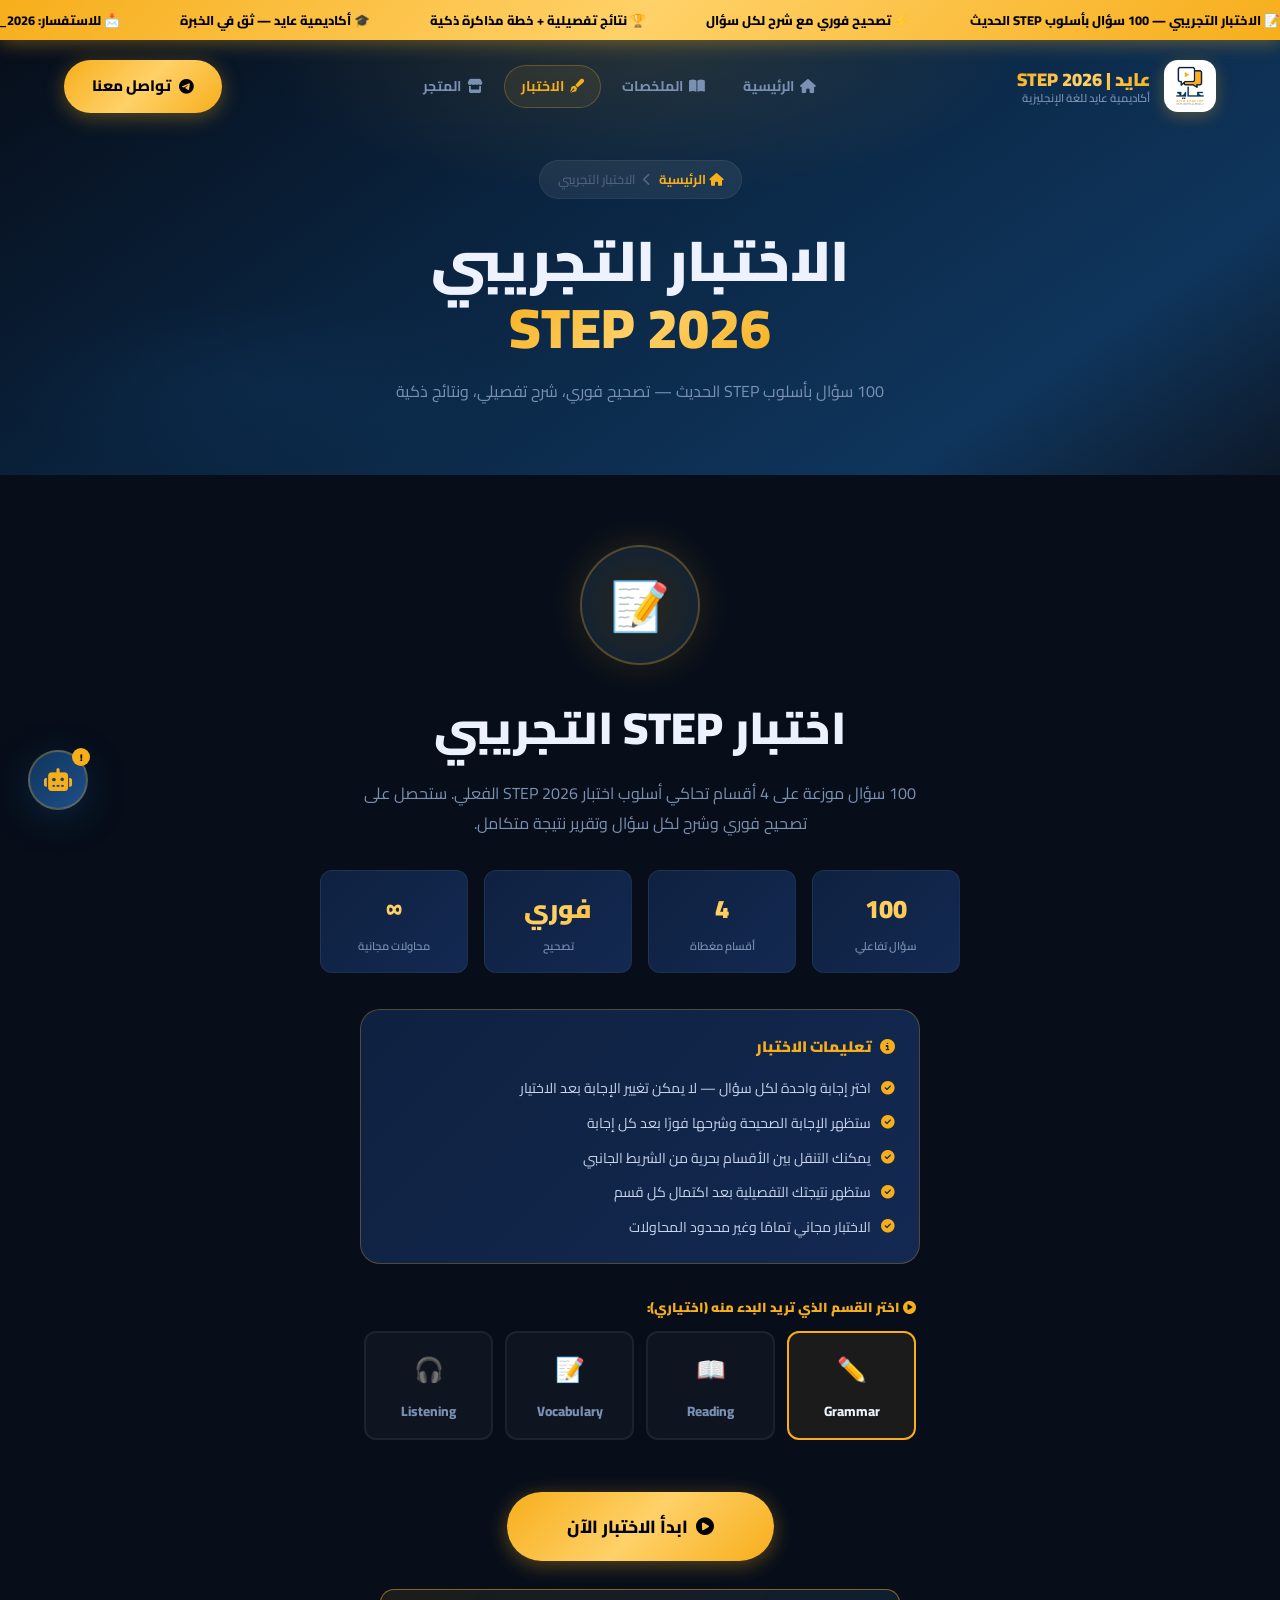
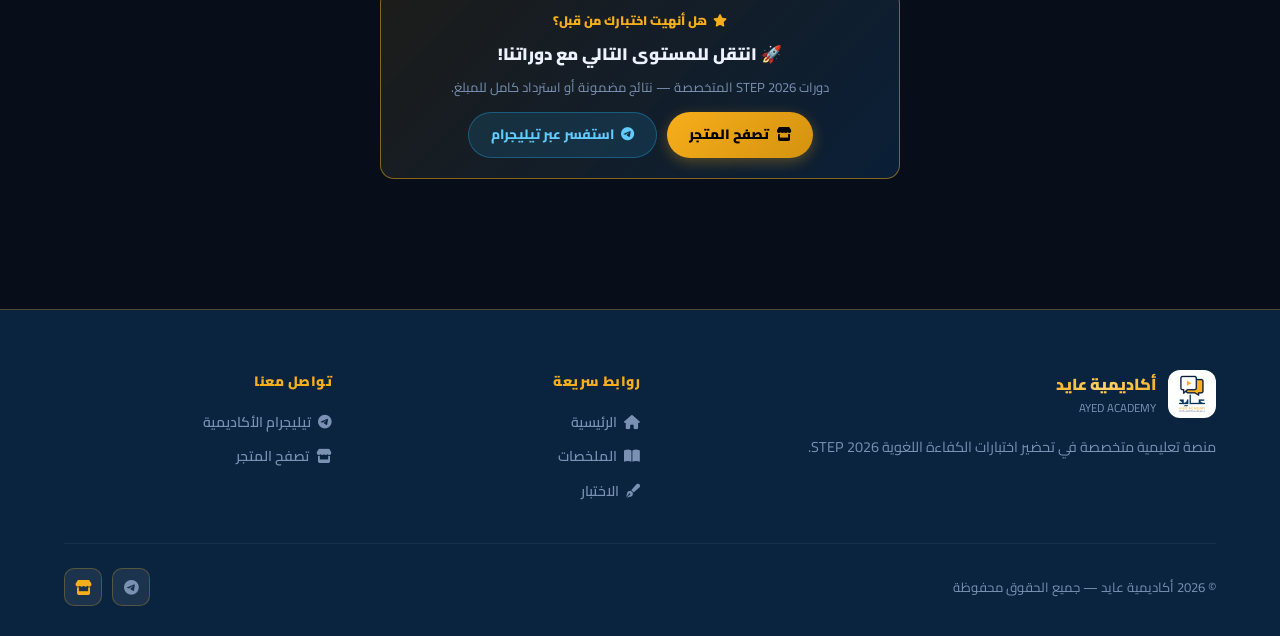
<file: quiz.html>
<!DOCTYPE html>
<html lang="ar" dir="rtl">
<head>
<meta charset="UTF-8"/>
<meta name="viewport" content="width=device-width, initial-scale=1.0"/>
<title>الاختبار التجريبي — عايد | STEP 2026</title>
<link rel="icon" href="images/favicon.ico" type="image/x-icon"/>
<link rel="stylesheet" href="css/shared.css"/>
<link rel="stylesheet" href="https://cdn.jsdelivr.net/npm/@fortawesome/fontawesome-free@6.5.0/css/all.min.css"/>
<style>
/* ══════════════════════════════════════
   LEMS-STYLE QUIZ SYSTEM
══════════════════════════════════════ */

/* ── Start Screen ── */
.start-screen {
  min-height: 70vh;
  display: flex; align-items: center; justify-content: center;
  flex-direction: column; text-align: center; padding: 40px 20px;
}
.start-logo-ring {
  width: 120px; height: 120px; border-radius: 50%;
  background: radial-gradient(circle, rgba(247,174,27,0.15), rgba(15,53,92,0.5));
  border: 2px solid var(--border2);
  display: flex; align-items: center; justify-content: center;
  font-size: 3rem; margin: 0 auto 24px;
  animation: float 5s ease-in-out infinite;
  box-shadow: 0 0 40px rgba(247,174,27,0.15);
}
.start-title { font-size: clamp(1.8rem,4vw,2.8rem); font-weight: 900; margin-bottom: 12px; }
.start-desc { color: var(--muted); font-size: 1rem; max-width: 560px; margin: 0 auto 32px; line-height: 1.85; }
.start-stats-grid {
  display: grid; grid-template-columns: repeat(4,1fr); gap: 16px;
  max-width: 640px; margin: 0 auto 36px; width: 100%;
}
@media(max-width:600px){ .start-stats-grid{ grid-template-columns: repeat(2,1fr); } }
.start-stat {
  background: var(--grad-card); border: 1px solid var(--border);
  border-radius: var(--radius-sm); padding: 16px 12px; text-align: center;
}
.start-stat .ssn { font-size: 1.6rem; font-weight: 900; background: var(--grad-gold); -webkit-background-clip:text;-webkit-text-fill-color:transparent;background-clip:text; }
.start-stat .ssl { font-size: 0.7rem; color: var(--muted); margin-top: 4px; font-weight: 600; }
.start-rules {
  background: var(--grad-card); border: 1px solid var(--border2);
  border-radius: var(--radius); padding: 24px; max-width: 560px;
  width: 100%; margin: 0 auto 32px; text-align: right;
}
.start-rules h3 { font-size: 0.95rem; font-weight: 900; color: var(--gold); margin-bottom: 16px; display:flex;align-items:center;gap:8px; }
.start-rules ul { display: flex; flex-direction: column; gap: 10px; }
.start-rules li { display: flex; align-items: center; gap: 10px; font-size: 0.88rem; color: var(--text2); }
.start-rules li i { color: var(--gold); font-size: 0.85rem; flex-shrink: 0; }
.section-selector {
  display: grid; grid-template-columns: repeat(4,1fr); gap: 12px;
  max-width: 640px; width: 100%; margin: 0 auto 28px;
}
@media(max-width:600px){ .section-selector{ grid-template-columns: repeat(2,1fr); } }
.sec-select-btn {
  padding: 14px 10px; border-radius: var(--radius-sm);
  border: 2px solid var(--border); background: var(--glass);
  color: var(--muted); font-family: var(--font); font-weight: 800;
  font-size: 0.85rem; cursor: pointer; transition: var(--transition);
  display: flex; flex-direction: column; align-items: center; gap: 6px;
}
.sec-select-btn .ss-icon { font-size: 1.5rem; }
.sec-select-btn:hover, .sec-select-btn.selected {
  border-color: var(--border2); background: var(--gold-glass); color: var(--text);
}
.sec-select-btn.selected { border-color: var(--gold); }

/* ── LEMS-Style Exam Interface ── */
.lems-wrap {
  display: grid;
  grid-template-columns: 280px 1fr;
  gap: 24px;
  align-items: start;
  min-height: 80vh;
}
@media(max-width:1000px){ .lems-wrap { grid-template-columns: 1fr; } }

/* Left Panel */
.lems-panel {
  background: var(--grad-card);
  border: 1px solid var(--border);
  border-radius: var(--radius);
  position: sticky; top: 110px;
  overflow: hidden;
}
.lp-header {
  background: linear-gradient(135deg, var(--navy), var(--navy-deep));
  padding: 20px;
  border-bottom: 1px solid var(--border2);
}
.lp-logo {
  display: flex; align-items: center; gap: 10px; margin-bottom: 14px;
}
.lp-logo img { width: 38px; height: 38px; border-radius: 8px; background: #fff; padding: 3px; object-fit: contain; }
.lp-logo-txt .t1 { font-size: 0.85rem; font-weight: 900; color: var(--gold); }
.lp-logo-txt .t2 { font-size: 0.65rem; color: var(--muted); }

/* Big Timer */
.lp-timer {
  background: rgba(0,0,0,0.25);
  border: 1px solid var(--border2);
  border-radius: var(--radius-sm);
  padding: 12px 16px;
  text-align: center;
}
.lpt-label { font-size: 0.65rem; color: var(--muted); font-weight: 700; text-transform: uppercase; letter-spacing: 0.5px; margin-bottom: 4px; }
.lpt-val {
  font-size: 2rem; font-weight: 900; font-variant-numeric: tabular-nums;
  background: var(--grad-gold); -webkit-background-clip:text; -webkit-text-fill-color:transparent; background-clip:text;
  line-height: 1;
}

/* Section tabs in panel */
.lp-sections { padding: 16px; display: flex; flex-direction: column; gap: 8px; }
.lp-sec-title { font-size: 0.68rem; font-weight: 900; color: var(--muted2); text-transform: uppercase; letter-spacing: 0.8px; margin-bottom: 4px; }
.lp-sec-btn {
  width: 100%;
  display: flex; align-items: center; gap: 10px;
  padding: 11px 14px; border-radius: var(--radius-sm);
  border: 1px solid var(--border); background: transparent;
  color: var(--muted); font-family: var(--font); font-size: 0.88rem; font-weight: 700;
  cursor: pointer; transition: var(--transition);
  position: relative; overflow: hidden;
}
.lp-sec-btn:hover { border-color: var(--border2); color: var(--text); background: var(--glass2); }
.lp-sec-btn.active {
  background: linear-gradient(135deg, rgba(247,174,27,0.15), rgba(247,174,27,0.05));
  border-color: var(--border2); color: var(--gold);
}
.lp-sec-btn.done {
  border-color: rgba(34,197,94,0.3); color: #4ade80;
  background: rgba(34,197,94,0.06);
}
.lp-sec-icon { width: 30px; height: 30px; border-radius: 8px; display:flex; align-items:center; justify-content:center; font-size:1rem; flex-shrink:0; }
.lp-sec-info { flex:1; text-align:right; }
.lp-sec-name { font-weight: 800; font-size: 0.85rem; }
.lp-sec-progress { font-size: 0.68rem; color: var(--muted); }
.lp-sec-score-badge {
  font-size: 0.72rem; font-weight: 900;
  padding: 2px 8px; border-radius: 50px;
  background: var(--glass2); color: var(--muted);
}
.lp-sec-btn.done .lp-sec-score-badge { background: rgba(34,197,94,0.15); color: #4ade80; }

/* Mini progress bars */
.lp-sec-bar { height: 2px; background: var(--glass2); border-radius: 1px; margin-top: 6px; }
.lp-sec-bar-fill { height: 100%; border-radius: 1px; transition: width 0.5s ease; }

/* Overall progress in panel */
.lp-overall {
  padding: 16px;
  border-top: 1px solid var(--border);
}
.lp-overall-row { display: flex; justify-content: space-between; font-size: 0.74rem; color: var(--muted); margin-bottom: 6px; }
.lp-overall-row span:last-child { color: var(--gold); font-weight: 800; }

/* Question map */
.lp-qmap {
  padding: 14px 16px;
  border-top: 1px solid var(--border);
}
.lp-qmap-title { font-size: 0.68rem; color: var(--muted2); text-transform: uppercase; letter-spacing: 0.8px; font-weight: 900; margin-bottom: 10px; }
.qmap-grid {
  display: grid; grid-template-columns: repeat(5, 1fr); gap: 5px;
}
.qm-cell {
  width: 100%; aspect-ratio: 1;
  border-radius: 5px; border: 1px solid var(--border);
  background: var(--glass); font-size: 0.6rem; font-weight: 800;
  display: flex; align-items: center; justify-content: center;
  cursor: pointer; transition: all 0.2s; color: var(--muted2);
}
.qm-cell.answered-correct { background: rgba(34,197,94,0.2); border-color: rgba(34,197,94,0.4); color: #4ade80; }
.qm-cell.answered-wrong   { background: rgba(239,68,68,0.2); border-color: rgba(239,68,68,0.4); color: #f87171; }
.qm-cell.current          { border-color: var(--gold); color: var(--gold); background: rgba(247,174,27,0.1); }
.qm-cell:hover            { border-color: var(--border2); }

/* Right / Main Exam Area */
.lems-main { min-width: 0; }

/* Exam header bar */
.exam-header-bar {
  background: var(--grad-card);
  border: 1px solid var(--border);
  border-radius: var(--radius);
  padding: 16px 24px;
  margin-bottom: 20px;
  display: flex; align-items: center; justify-content: space-between; flex-wrap: wrap; gap: 12px;
}
.ehb-left { display: flex; align-items: center; gap: 12px; }
.ehb-icon {
  width: 46px; height: 46px; border-radius: 12px;
  display: flex; align-items: center; justify-content: center; font-size: 1.3rem; flex-shrink: 0;
}
.ehb-title { font-size: 1.1rem; font-weight: 900; }
.ehb-sub { font-size: 0.76rem; color: var(--muted); }
.ehb-right { display: flex; gap: 20px; align-items: center; }
.ehb-stat { text-align: center; }
.ehb-stat .en { font-size: 1.3rem; font-weight: 900; color: var(--gold); line-height: 1; }
.ehb-stat .el { font-size: 0.62rem; color: var(--muted); font-weight: 700; text-transform: uppercase; }

/* Section progress bar */
.sec-prog-bar-wrap {
  margin-bottom: 20px;
}
.spb-row { display: flex; justify-content: space-between; align-items: center; margin-bottom: 6px; }
.spb-label { font-size: 0.78rem; color: var(--muted); font-weight: 700; }
.spb-count { font-size: 0.78rem; color: var(--gold); font-weight: 900; }

/* LEMS Question Card */
.lems-q-card {
  background: var(--grad-card);
  border: 1px solid var(--border);
  border-radius: var(--radius);
  margin-bottom: 18px;
  overflow: hidden;
  transition: border-color 0.3s, transform 0.2s;
  animation: fadeUp 0.3s ease both;
}
.lems-q-card.answered { border-color: rgba(247,174,27,0.2); }
.lems-q-card.correct-card { border-color: rgba(34,197,94,0.3); }
.lems-q-card.wrong-card { border-color: rgba(239,68,68,0.25); }

/* Question number strip */
.q-num-strip {
  background: linear-gradient(135deg, rgba(247,174,27,0.08), transparent);
  border-bottom: 1px solid var(--border);
  padding: 10px 20px;
  display: flex; align-items: center; justify-content: space-between;
}
.q-num-pill {
  background: var(--grad-gold); color: #000;
  padding: 3px 12px; border-radius: 50px;
  font-size: 0.72rem; font-weight: 900;
}
.q-type-tag {
  font-size: 0.7rem; color: var(--muted); font-weight: 700;
  display: flex; align-items: center; gap: 5px;
}
.q-share-icon {
  background: none; border: none; cursor: pointer;
  color: var(--muted); font-size: 0.85rem;
  padding: 4px 8px; border-radius: 6px;
  transition: var(--transition);
}
.q-share-icon:hover { color: var(--gold); background: var(--gold-glass); }

/* Passage */
.passage-lems {
  margin: 16px 20px 0;
  background: rgba(59,130,246,0.05);
  border: 1px solid rgba(59,130,246,0.18);
  border-right: 4px solid var(--info);
  border-radius: 0 var(--radius-sm) var(--radius-sm) 0;
  padding: 14px 16px;
}
.passage-lems p { font-size: 0.9rem; color: var(--text2); line-height: 1.9; direction: ltr; text-align: left; }

/* Question text */
.q-body { padding: 16px 20px 12px; }
.q-text-lems {
  font-size: 1rem; font-weight: 700; line-height: 1.75; color: var(--text);
  margin-bottom: 18px;
}

/* Answer options — LEMS style */
.options-lems { display: flex; flex-direction: column; gap: 8px; margin-bottom: 14px; }
.opt-lems {
  width: 100%;
  display: flex; align-items: center; gap: 0;
  border: 1.5px solid var(--border);
  border-radius: var(--radius-sm);
  background: var(--glass);
  overflow: hidden;
  cursor: pointer; transition: all 0.2s;
  font-family: var(--font);
}
.opt-lems:hover:not(:disabled) {
  border-color: var(--border2);
  background: rgba(247,174,27,0.05);
}
.opt-lems:focus-visible { outline: 2px solid var(--gold); }
.opt-lems .ol-letter {
  width: 44px; min-width: 44px; height: 44px;
  background: var(--glass2);
  display: flex; align-items: center; justify-content: center;
  font-size: 0.78rem; font-weight: 900; color: var(--muted);
  border-left: 1.5px solid var(--border);
  transition: all 0.2s; flex-shrink: 0;
}
.opt-lems .ol-text {
  flex: 1; padding: 10px 14px;
  font-size: 0.92rem; font-weight: 600; color: var(--text2);
  text-align: right;
}
.opt-lems .ol-indicator {
  width: 36px; height: 44px;
  display: flex; align-items: center; justify-content: center;
  font-size: 0.9rem; flex-shrink: 0;
  border-right: 1.5px solid var(--border);
}
/* Selected */
.opt-lems.selected {
  border-color: var(--gold);
  background: rgba(247,174,27,0.08);
}
.opt-lems.selected .ol-letter {
  background: var(--gold); color: #000;
  border-color: var(--gold);
}
/* Correct */
.opt-lems.opt-correct {
  border-color: var(--success) !important;
  background: rgba(34,197,94,0.08) !important;
}
.opt-lems.opt-correct .ol-letter {
  background: var(--success) !important; color: #fff !important;
  border-color: var(--success) !important;
}
.opt-lems.opt-correct .ol-indicator::after { content: '✓'; color: var(--success); font-weight: 900; }
/* Wrong */
.opt-lems.opt-wrong {
  border-color: var(--danger) !important;
  background: rgba(239,68,68,0.06) !important;
}
.opt-lems.opt-wrong .ol-letter {
  background: var(--danger) !important; color: #fff !important;
  border-color: var(--danger) !important;
}
.opt-lems.opt-wrong .ol-indicator::after { content: '✗'; color: var(--danger); font-weight: 900; }

.opt-lems:disabled { cursor: default; }

/* Explanation */
.exp-lems {
  display: none;
  margin: 0 20px 16px;
  padding: 12px 16px;
  border-radius: var(--radius-sm);
  font-size: 0.87rem; line-height: 1.75;
  animation: fadeUp 0.3s ease;
}
.exp-lems.show { display: flex; gap: 10px; align-items: flex-start; }
.exp-lems.exp-correct { background: rgba(34,197,94,0.08); border: 1px solid rgba(34,197,94,0.2); color: #86efac; }
.exp-lems.exp-wrong   { background: rgba(239,68,68,0.07); border: 1px solid rgba(239,68,68,0.2); color: #fca5a5; }
.exp-lems .exp-icon { font-size: 1.1rem; flex-shrink: 0; margin-top: 1px; }

/* ══════════════════════════════════════
   SECTION COMPLETION MODAL — FULLY RESPONSIVE
══════════════════════════════════════ */
.sec-complete-overlay {
  display: none;
  position: fixed; inset: 0; z-index: 3000;
  background: rgba(0,0,0,0.85);
  -webkit-backdrop-filter: blur(8px);
  backdrop-filter: blur(8px);
  align-items: flex-start;
  justify-content: center;
  padding: 16px;
  overflow-y: auto;
  -webkit-overflow-scrolling: touch;
}
.sec-complete-overlay.open {
  display: flex;
  animation: fadeIn 0.3s ease;
}
.sec-complete-box {
  background: var(--card2);
  border: 1px solid var(--border2);
  border-radius: var(--radius);
  padding: 28px 24px;
  max-width: 520px;
  width: 100%;
  text-align: center;
  animation: scaleIn 0.4s cubic-bezier(0.34,1.56,0.64,1);
  position: relative;
  overflow: hidden;
  margin: auto;
  box-sizing: border-box;
}
.sec-complete-box::before {
  content: '';
  position: absolute; inset: 0;
  background: radial-gradient(ellipse 70% 50% at 50% 0%, rgba(247,174,27,0.08), transparent);
  pointer-events: none;
}
/* Smaller circles on mobile */
.sec-circle-wrap {
  position: relative; display: inline-block; margin-bottom: 16px;
}
.sec-score-circle {
  width: 110px; height: 110px; border-radius: 50%;
  display: flex; flex-direction: column; align-items: center; justify-content: center;
  border: 5px solid;
  margin: 0 auto;
  position: relative;
}
.sec-circle-pct { font-size: 2rem; font-weight: 900; line-height: 1; }
.sec-circle-label { font-size: 0.65rem; color: var(--muted); margin-top: 2px; }
.sec-grade { font-size: 1.4rem; font-weight: 900; margin-bottom: 6px; }
.sec-msg {
  color: var(--muted); font-size: 0.88rem; line-height: 1.75;
  margin-bottom: 16px;
}
.sec-stats-row {
  display: flex; gap: 8px; justify-content: center; margin-bottom: 18px; flex-wrap: wrap;
}
.sec-stat-pill {
  padding: 8px 14px; border-radius: var(--radius-sm);
  background: var(--glass2); border: 1px solid var(--border);
  text-align: center; min-width: 60px; flex: 1; max-width: 90px;
}
.sec-stat-pill .sn { font-size: 1.2rem; font-weight: 900; line-height: 1; }
.sec-stat-pill .sl { font-size: 0.6rem; color: var(--muted); margin-top: 3px; }

/* Quran/Hadith block in modal */
.modal-quran {
  background: linear-gradient(135deg, rgba(247,174,27,0.06), rgba(15,53,92,0.3));
  border: 1px solid var(--border2);
  border-right: 4px solid var(--gold);
  border-radius: var(--radius-sm);
  padding: 14px 16px; margin-bottom: 16px; text-align: right;
}
.modal-quran .mq-text { font-size: 0.95rem; font-weight: 700; color: var(--gold-pale); line-height: 1.85; margin-bottom: 5px; }
.modal-quran .mq-ref { font-size: 0.72rem; color: var(--muted); }

/* Share buttons in modal */
.modal-share-btns {
  display: flex; gap: 8px; justify-content: center; flex-wrap: wrap; margin-bottom: 16px;
}
.msb {
  display: flex; align-items: center; gap: 6px;
  padding: 9px 14px; border-radius: 50px;
  font-family: var(--font); font-weight: 800; font-size: 0.78rem;
  border: none; cursor: pointer; transition: var(--transition);
}
.msb:hover { transform: translateY(-2px); box-shadow: var(--shadow); }
.msb-tg  { background: #229ED9; color: #fff; }
.msb-wa  { background: #25D366; color: #fff; }
.msb-tw  { background: #1DA1F2; color: #fff; }
.msb-cp  { background: var(--glass2); border: 1px solid var(--border); color: var(--text); }

.modal-actions { display: flex; gap: 10px; justify-content: center; flex-wrap: wrap; }

/* ── Responsive: modal adjustments on small screens ── */
@media (max-width: 480px) {
  .sec-complete-overlay { padding: 10px; }
  .sec-complete-box { padding: 20px 14px; border-radius: 16px; }
  .sec-score-circle { width: 90px; height: 90px; border-width: 4px; }
  .sec-circle-pct { font-size: 1.7rem; }
  .sec-grade { font-size: 1.2rem; }
  .sec-msg { font-size: 0.82rem; }
  .sec-stats-row { gap: 6px; }
  .sec-stat-pill { padding: 6px 10px; min-width: 54px; }
  .sec-stat-pill .sn { font-size: 1rem; }
  .msb { padding: 8px 11px; font-size: 0.73rem; gap: 5px; }
  .modal-quran { padding: 12px 12px; }
  .modal-quran .mq-text { font-size: 0.88rem; }
}

  pointer-events: none;
}

/* ── STORE CTA BUTTON (after each section) ── */
.store-cta-block {
  background: linear-gradient(135deg, rgba(247,174,27,0.10), rgba(15,53,92,0.5));
  border: 1.5px solid var(--gold);
  border-radius: var(--radius-sm);
  padding: 20px 18px;
  margin-bottom: 18px;
  text-align: center;
  position: relative;
  overflow: hidden;
}
.store-cta-block::before {
  content: '🛒';
  position: absolute; left: 14px; top: 10px;
  font-size: 3rem; opacity: 0.10; pointer-events: none;
}
.store-cta-badge {
  display: inline-flex; align-items: center; gap: 6px;
  background: var(--grad-gold); color: #000;
  padding: 4px 13px; border-radius: 50px;
  font-size: 0.72rem; font-weight: 900; margin-bottom: 10px;
}
.store-cta-title {
  font-size: 1.1rem; font-weight: 900;
  color: var(--gold-pale); margin-bottom: 6px;
}
.store-cta-desc {
  font-size: 0.83rem; color: var(--muted);
  margin-bottom: 14px; line-height: 1.7;
}
.store-cta-btns { display: flex; gap: 10px; justify-content: center; flex-wrap: wrap; }
.btn-store {
  display: inline-flex; align-items: center; gap: 8px;
  padding: 12px 24px; border-radius: 50px;
  font-family: var(--font); font-weight: 900; font-size: 0.88rem;
  border: none; cursor: pointer; transition: var(--transition);
  text-decoration: none;
}
.btn-store:hover { transform: translateY(-3px); box-shadow: 0 8px 24px rgba(247,174,27,0.35); }
.btn-store-main {
  background: linear-gradient(135deg, #F7AE1B, #d4920f);
  color: #000;
  box-shadow: 0 4px 16px rgba(247,174,27,0.3);
}
.btn-store-tg {
  background: #229ED9; color: #fff;
}

/* ── SMART COURSE CARD (inside section modal) ── */
.smart-course-card {
  background: linear-gradient(145deg, rgba(15,53,92,0.7), rgba(10,36,64,0.9));
  border: 2px solid var(--gold);
  border-radius: var(--radius);
  padding: 22px 20px 18px;
  margin-bottom: 18px;
  position: relative;
  overflow: hidden;
  text-align: right;
}
.smart-course-card::before {
  content: '';
  position: absolute; inset: 0;
  background: radial-gradient(ellipse 70% 60% at 80% 20%, rgba(247,174,27,0.12), transparent);
  pointer-events: none;
}
.scc-ribbon {
  position: absolute; top: 0; left: 0;
  background: linear-gradient(135deg, #ef4444, #b91c1c);
  color: #fff; font-size: 0.65rem; font-weight: 900;
  padding: 5px 14px 5px 10px;
  border-radius: 0 0 14px 0;
  display: flex; align-items: center; gap: 5px;
  animation: ribbonPulse 2s ease-in-out infinite;
}
@keyframes ribbonPulse {
  0%,100% { box-shadow: 0 2px 10px rgba(239,68,68,0.4); }
  50%      { box-shadow: 0 2px 18px rgba(239,68,68,0.7); }
}
.scc-badge {
  display: inline-flex; align-items: center; gap: 6px;
  background: var(--grad-gold); color: #000;
  padding: 4px 12px; border-radius: 50px;
  font-size: 0.7rem; font-weight: 900; margin-bottom: 10px;
}
.scc-name {
  font-size: 1.15rem; font-weight: 900;
  color: var(--gold-pale); margin-bottom: 4px; line-height: 1.4;
}
.scc-pitch {
  font-size: 0.82rem; color: var(--text2);
  margin-bottom: 14px; line-height: 1.7;
}
.scc-price-row {
  display: flex; align-items: center; gap: 10px;
  flex-wrap: wrap; margin-bottom: 16px;
}
.scc-price {
  font-size: 1.8rem; font-weight: 900; color: var(--gold);
  line-height: 1;
}
.scc-orig {
  font-size: 0.9rem; color: var(--muted);
  text-decoration: line-through;
}
.scc-save {
  background: rgba(239,68,68,0.15); color: #f87171;
  border: 1px solid rgba(239,68,68,0.3);
  padding: 3px 10px; border-radius: 50px;
  font-size: 0.7rem; font-weight: 900;
}
.scc-features {
  display: flex; flex-direction: column; gap: 5px;
  margin-bottom: 16px;
}
.scc-feat {
  display: flex; align-items: center; gap: 7px;
  font-size: 0.8rem; color: var(--text2);
}
.scc-feat i { color: var(--success); font-size: 0.78rem; flex-shrink: 0; }
.scc-cta-btn {
  display: flex; align-items: center; justify-content: center; gap: 9px;
  width: 100%;
  padding: 14px 20px; border-radius: 50px;
  font-family: var(--font); font-weight: 900; font-size: 0.95rem;
  background: linear-gradient(135deg, #F7AE1B, #e09900);
  color: #000; border: none; cursor: pointer;
  text-decoration: none;
  box-shadow: 0 6px 22px rgba(247,174,27,0.45);
  transition: all 0.3s ease;
  animation: ctaPulse 2.5s ease-in-out infinite;
}
.scc-cta-btn:hover {
  transform: translateY(-3px) scale(1.02);
  box-shadow: 0 10px 32px rgba(247,174,27,0.6);
}
@keyframes ctaPulse {
  0%,100% { box-shadow: 0 6px 22px rgba(247,174,27,0.45); }
  50%      { box-shadow: 0 6px 32px rgba(247,174,27,0.7); }
}
.scc-sub-note {
  text-align: center; font-size: 0.72rem;
  color: var(--muted); margin-top: 8px;
}
.scc-sub-note i { color: var(--success); }

/* ── REMAINING SECTIONS NAV (inside section modal) ── */
.remaining-secs-block {
  background: var(--glass);
  border: 1px solid var(--border2);
  border-radius: var(--radius-sm);
  padding: 16px 14px;
  margin-bottom: 18px;
}
.rsb-title {
  font-size: 0.82rem; font-weight: 900;
  color: var(--text2); margin-bottom: 12px;
  display: flex; align-items: center; gap: 7px;
}
.rsb-title i { color: var(--gold); }
.rsb-grid {
  display: flex; gap: 8px; flex-wrap: wrap;
}
.rsb-btn {
  display: inline-flex; align-items: center; gap: 6px;
  padding: 8px 16px; border-radius: 50px;
  font-family: var(--font); font-weight: 800; font-size: 0.8rem;
  border: 1.5px solid var(--border2);
  background: var(--glass2); color: var(--text);
  cursor: pointer; transition: all 0.25s ease;
  text-decoration: none;
}
.rsb-btn:hover {
  border-color: var(--gold); color: var(--gold);
  background: rgba(247,174,27,0.08);
  transform: translateY(-2px);
}
.rsb-btn.done-sec {
  border-color: var(--success);
  background: rgba(34,197,94,0.08);
  color: var(--success);
  opacity: 0.7;
}
.rsb-progress-hint {
  margin-top: 10px; font-size: 0.74rem;
  color: var(--muted); text-align: center;
  display: flex; align-items: center; justify-content: center; gap: 5px;
}

/* ══════════════════════════════════════
   SINGLE-QUESTION UI — PROGRESS + NAV
══════════════════════════════════════ */

/* Progress row above the question */
.sq-progress-row {
  display: flex; align-items: center; gap: 10px;
  padding: 12px 20px 8px;
  flex-wrap: wrap;
}
.sq-counter {
  font-size: 0.82rem; font-weight: 800; color: var(--text2);
  white-space: nowrap;
}
.sq-counter strong { color: var(--gold); font-size: 1rem; }

/* Dot progress indicator */
.sq-dots {
  display: flex; gap: 5px; flex-wrap: wrap; flex: 1;
}
.qdot {
  width: 10px; height: 10px; border-radius: 50%;
  background: var(--glass2); border: 1.5px solid var(--border);
  transition: all 0.3s ease;
}
.qdot-ok  { background: rgba(34,197,94,0.5);  border-color: var(--success); }
.qdot-err { background: rgba(239,68,68,0.4);  border-color: var(--danger); }
.qdot-cur { background: rgba(247,174,27,0.5); border-color: var(--gold); transform: scale(1.25); }

/* Thin progress bar */
.sq-prog-bar-wrap {
  height: 4px; background: var(--glass2); border-radius: 2px;
  margin: 0 20px 14px; overflow: hidden;
}
.sq-prog-bar-fill {
  height: 100%; border-radius: 2px;
  background: linear-gradient(90deg, var(--gold), var(--gold-pale));
  transition: width 0.5s ease;
}

/* Navigation row (next / finish) */
.sq-nav-row {
  display: flex; justify-content: flex-end; padding: 0 20px 20px;
  animation: fadeUp 0.35s ease;
}

/* NEXT button — large, prominent, gold */
.sq-next-btn {
  display: inline-flex; align-items: center; gap: 10px;
  padding: 14px 30px; border-radius: 50px;
  background: linear-gradient(135deg, #F7AE1B, #d4920f);
  color: #000; font-family: var(--font); font-weight: 900;
  font-size: 1rem; border: none; cursor: pointer;
  box-shadow: 0 6px 22px rgba(247,174,27,0.45);
  transition: all 0.3s ease;
  animation: nextPulse 2s ease-in-out infinite;
}
.sq-next-btn:hover {
  transform: translateY(-3px) scale(1.03);
  box-shadow: 0 10px 32px rgba(247,174,27,0.6);
}
@keyframes nextPulse {
  0%,100% { box-shadow: 0 6px 22px rgba(247,174,27,0.45); }
  50%      { box-shadow: 0 8px 30px rgba(247,174,27,0.7); }
}

/* FINISH SECTION button — special */
.sq-finish-btn {
  background: linear-gradient(135deg, #22c55e, #16a34a);
  color: #fff;
  animation: finishPulse 2s ease-in-out infinite;
}
.sq-finish-btn:hover {
  box-shadow: 0 10px 32px rgba(34,197,94,0.55);
}
@keyframes finishPulse {
  0%,100% { box-shadow: 0 6px 22px rgba(34,197,94,0.4); }
  50%      { box-shadow: 0 8px 30px rgba(34,197,94,0.65); }
}

/* Next section button in modal */
.btn-next-sec {
  display: inline-flex; align-items: center; gap: 10px;
  padding: 14px 28px; border-radius: 50px;
  font-size: 1rem; font-weight: 900;
  animation: nextSecPulse 2s ease-in-out infinite;
}
@keyframes nextSecPulse {
  0%,100% { box-shadow: 0 6px 22px rgba(247,174,27,0.4); }
  50%      { box-shadow: 0 8px 30px rgba(247,174,27,0.7); }
}

/* ══════════════════════════════════════
   SECTION ALERT BLOCK (Complete sections reminder)
══════════════════════════════════════ */
.sec-alert-block {
  background: linear-gradient(135deg, rgba(247,174,27,0.07), rgba(15,53,92,0.4));
  border: 1.5px solid rgba(247,174,27,0.3);
  border-right: 4px solid var(--gold);
  border-radius: var(--radius-sm);
  padding: 18px 18px 14px;
  margin-bottom: 18px;
  display: flex; gap: 14px; align-items: flex-start;
  text-align: right;
}
.sab-icon {
  font-size: 1.8rem; flex-shrink: 0; margin-top: 2px;
  animation: bounce 1.5s ease-in-out infinite;
}
@keyframes bounce {
  0%,100% { transform: translateY(0); }
  50%      { transform: translateY(-5px); }
}
.sab-body { flex: 1; }
.sab-title {
  font-size: 0.95rem; font-weight: 900; color: var(--gold-pale);
  margin-bottom: 6px;
}
.sab-desc {
  font-size: 0.82rem; color: var(--muted); line-height: 1.75;
  margin-bottom: 10px;
}
.sab-desc strong { color: var(--text); }
.sab-rem-label {
  font-size: 0.75rem; font-weight: 800; color: var(--muted2);
  text-transform: uppercase; letter-spacing: 0.5px; margin-bottom: 8px;
}

/* ── FINAL RESULT ── */
.final-screen {
  animation: fadeUp 0.5s ease;
}
.fr-hero-lems {
  background: linear-gradient(145deg, var(--navy-deep) 0%, var(--navy) 60%, var(--bg2) 100%);
  border: 1px solid var(--border2);
  border-radius: var(--radius);
  padding: 56px 36px 48px;
  text-align: center;
  position: relative; overflow: hidden;
  margin-bottom: 28px;
}
.fr-hero-lems::before {
  content: '';
  position: absolute; inset: 0;
  background: radial-gradient(ellipse 60% 60% at 50% 30%, rgba(247,174,27,0.1), transparent);
  pointer-events: none;
}
.fr-confetti { position: absolute; inset: 0; pointer-events: none; overflow: hidden; }
.fr-confetti span {
  position: absolute; width: 8px; height: 8px; border-radius: 2px;
  animation: confettiDrop 4s ease-in forwards;
}
@keyframes confettiDrop {
  0% { transform: translateY(-20px) rotate(0deg); opacity: 1; }
  100% { transform: translateY(300px) rotate(360deg); opacity: 0; }
}
.fr-big-score {
  width: 170px; height: 170px; border-radius: 50%;
  display: flex; flex-direction: column; align-items: center; justify-content: center;
  border: 6px solid; margin: 0 auto 24px; position: relative; z-index: 1;
}
.fr-big-score::after {
  content: ''; position: absolute; inset: -10px; border-radius: 50%;
  animation: pulse-ring 2.5s ease-out infinite;
}
.fr-score-num { font-size: 3rem; font-weight: 900; line-height: 1; }
.fr-score-lbl { font-size: 0.72rem; color: var(--muted); margin-top: 2px; }
.fr-title { font-size: clamp(1.5rem, 3vw, 2.2rem); font-weight: 900; margin-bottom: 10px; position: relative; z-index: 1; }
.fr-subtitle { color: var(--muted); font-size: 0.95rem; max-width: 520px; margin: 0 auto 28px; line-height: 1.85; position: relative; z-index: 1; }

/* Breakdown grid */
.fr-breakdown-lems {
  display: grid; grid-template-columns: repeat(4,1fr); gap: 16px;
  margin-bottom: 28px;
}
@media(max-width:700px){ .fr-breakdown-lems { grid-template-columns: 1fr 1fr; } }
.fr-sec-card {
  background: var(--grad-card); border: 1px solid var(--border);
  border-radius: var(--radius-sm); padding: 18px; text-align: center;
  position: relative; overflow: hidden; transition: var(--transition);
}
.fr-sec-card:hover { border-color: var(--border2); transform: translateY(-3px); }
.fr-sec-card::before {
  content: ''; position: absolute; bottom: 0; left: 0; right: 0; height: 3px;
}
.fr-sec-icon { font-size: 2rem; margin-bottom: 8px; }
.fr-sec-name { font-size: 0.75rem; color: var(--muted); font-weight: 700; margin-bottom: 8px; }
.fr-sec-score { font-size: 1.5rem; font-weight: 900; line-height: 1; }
.fr-sec-pct { font-size: 0.72rem; color: var(--muted); margin-top: 4px; }
.fr-sec-mini-bar { height: 4px; border-radius: 2px; margin-top: 10px; }

/* Section-by-section review table */
.fr-review-table {
  background: var(--grad-card); border: 1px solid var(--border);
  border-radius: var(--radius); overflow: hidden; margin-bottom: 28px;
}
.frt-header {
  background: rgba(247,174,27,0.06);
  padding: 16px 24px; border-bottom: 1px solid var(--border);
  font-size: 0.9rem; font-weight: 900; display: flex; align-items: center; gap: 8px;
}
.frt-rows { padding: 8px 0; }
.frt-row {
  display: flex; align-items: center; padding: 14px 24px;
  border-bottom: 1px solid var(--border); gap: 16px;
  transition: background 0.2s;
}
.frt-row:last-child { border-bottom: none; }
.frt-row:hover { background: var(--glass2); }
.frt-icon { font-size: 1.5rem; flex-shrink: 0; }
.frt-name { flex: 1; font-weight: 800; font-size: 0.9rem; }
.frt-score { font-size: 0.9rem; font-weight: 900; }
.frt-grade { padding: 4px 12px; border-radius: 50px; font-size: 0.72rem; font-weight: 900; }
.frt-bar-wrap { width: 100px; }
.frt-bar { height: 6px; border-radius: 3px; background: var(--glass2); overflow: hidden; }
.frt-bar-fill { height: 100%; border-radius: 3px; transition: width 0.8s ease; }
@media(max-width:600px){ .frt-bar-wrap { display:none; } }

/* Rec course card in final */
.rec-course-lems {
  background: linear-gradient(135deg, rgba(247,174,27,0.05), rgba(15,53,92,0.4));
  border: 2px solid var(--border2);
  border-radius: var(--radius);
  padding: 32px; margin-bottom: 28px;
  position: relative; overflow: hidden;
}
.rec-course-lems::after {
  content: '🏆'; position: absolute; left: 24px; top: 16px;
  font-size: 5rem; opacity: 0.07; pointer-events: none;
}
.rcl-tag {
  display: inline-flex; align-items: center; gap: 6px;
  background: var(--grad-gold); color: #000;
  padding: 5px 14px; border-radius: 50px;
  font-size: 0.75rem; font-weight: 900; margin-bottom: 14px;
}
.rcl-title { font-size: 1.6rem; font-weight: 900; margin-bottom: 8px; }
.rcl-desc { color: var(--muted); font-size: 0.9rem; line-height: 1.8; margin-bottom: 20px; max-width: 500px; }
.rcl-features { display: grid; grid-template-columns: 1fr 1fr; gap: 8px; margin-bottom: 20px; }
@media(max-width:500px){ .rcl-features { grid-template-columns: 1fr; } }
.rcl-feat { display: flex; align-items: center; gap: 8px; font-size: 0.84rem; color: var(--text2); }
.rcl-feat i { color: var(--success); font-size: 0.85rem; flex-shrink: 0; }
.rcl-price-row { display: flex; align-items: center; gap: 14px; flex-wrap: wrap; margin-bottom: 20px; }
.rcl-price { font-size: 2.2rem; font-weight: 900; color: var(--gold); }
.rcl-orig { font-size: 1rem; color: var(--muted); text-decoration: line-through; }
.rcl-disc { background: var(--danger-bg); color: var(--danger); padding: 4px 12px; border-radius: 50px; font-size: 0.78rem; font-weight: 900; }

/* Study plan */
.study-plan-lems {
  background: var(--grad-card); border: 1px solid var(--border);
  border-radius: var(--radius); padding: 28px; margin-bottom: 28px;
}
.spl-header { display: flex; align-items: center; gap: 10px; margin-bottom: 20px; }
.spl-header h3 { font-size: 1rem; font-weight: 900; }
.sp-weeks-grid { display: grid; grid-template-columns: 1fr 1fr; gap: 14px; }
@media(max-width:600px){ .sp-weeks-grid { grid-template-columns: 1fr; } }
.sp-week-card {
  background: var(--glass); border: 1px solid var(--border);
  border-radius: var(--radius-sm); padding: 14px;
}
.sp-week-title { font-size: 0.78rem; font-weight: 900; color: var(--gold); margin-bottom: 10px; display: flex; align-items: center; gap: 6px; }
.sp-days-row { display: flex; gap: 4px; flex-wrap: wrap; }
.sp-day-pill {
  padding: 4px 8px; border-radius: 5px;
  background: var(--glass2); border: 1px solid var(--border);
  text-align: center; font-size: 0.6rem;
}
.sp-day-pill .dd { color: var(--muted); }
.sp-day-pill .dt { color: var(--text2); font-weight: 700; }

/* Final share block */
.final-share {
  background: var(--grad-card); border: 1px solid var(--border);
  border-radius: var(--radius); padding: 28px; margin-bottom: 28px;
}
.final-share-header { display: flex; align-items: center; gap: 8px; margin-bottom: 8px; font-weight: 900; }
.final-share-sub { color: var(--muted); font-size: 0.88rem; margin-bottom: 16px; }
.final-share-quran {
  background: linear-gradient(135deg, rgba(247,174,27,0.06), rgba(15,53,92,0.3));
  border: 1px solid var(--border2); border-right: 4px solid var(--gold);
  border-radius: var(--radius-sm); padding: 16px 20px; margin-bottom: 20px;
}
.fsq-text { font-size: 1rem; font-weight: 700; color: var(--gold-pale); line-height: 1.9; margin-bottom: 6px; }
.fsq-ref { font-size: 0.75rem; color: var(--muted); }
.final-share-btns { display: flex; gap: 10px; flex-wrap: wrap; }
.fsb {
  display: flex; align-items: center; gap: 8px;
  padding: 12px 22px; border-radius: 50px;
  font-family: var(--font); font-weight: 800; font-size: 0.88rem;
  border: none; cursor: pointer; transition: var(--transition);
}
.fsb:hover { transform: translateY(-2px); box-shadow: var(--shadow); }
.fsb-tg  { background: #229ED9; color: #fff; }
.fsb-wa  { background: #25D366; color: #fff; }
.fsb-tw  { background: #1DA1F2; color: #fff; }
.fsb-cp  { background: var(--glass2); border: 1px solid var(--border); color: var(--text); }

/* ── QUESTION SHARE MODAL ── */
.q-share-modal {
  display: none; position: fixed; inset: 0; z-index: 4000;
  background: rgba(0,0,0,0.85); backdrop-filter: blur(10px);
  align-items: center; justify-content: center; padding: 20px;
}
.q-share-modal.open { display: flex; animation: fadeIn 0.25s ease; }
.q-share-box {
  background: var(--card2); border: 1px solid var(--border2);
  border-radius: var(--radius); padding: 28px;
  max-width: 440px; width: 100%;
  animation: scaleIn 0.3s cubic-bezier(0.34,1.56,0.64,1);
  position: relative;
}
.qsb-header { display:flex; align-items:center; justify-content:space-between; margin-bottom:16px; }
.qsb-title { font-size:1rem; font-weight:900; display:flex; align-items:center; gap:8px; }
.qsb-close { background:none; border:none; color:var(--muted); cursor:pointer; font-size:1.1rem; padding:4px 8px; border-radius:6px; transition:color 0.2s; }
.qsb-close:hover { color:var(--danger); }
.qsb-text {
  background: var(--glass); border: 1px solid var(--border);
  border-radius: var(--radius-sm); padding: 12px 14px;
  font-size: 0.84rem; color: var(--text2); line-height: 1.75;
  margin-bottom: 16px; direction: rtl;
}
.qsb-btns { display: flex; gap: 10px; flex-wrap: wrap; }
.qsb-btn {
  flex: 1; min-width: 100px;
  display: flex; align-items: center; justify-content: center; gap: 8px;
  padding: 11px 16px; border-radius: 50px;
  font-family: var(--font); font-weight: 800; font-size: 0.84rem;
  border: none; cursor: pointer; transition: var(--transition);
}
.qsb-btn:hover { transform: translateY(-2px); box-shadow: var(--shadow); }
.qsb-tg  { background: #229ED9; color: #fff; }
.qsb-wa  { background: #25D366; color: #fff; }
.qsb-tw  { background: #1DA1F2; color: #fff; }
.qsb-cp  { background: var(--glass2); border: 1px solid var(--border); color: var(--text); }

/* ── FLOATING AI ASSISTANT ── */
.ai-assistant-btn {
  position: fixed; bottom: 90px; left: 28px; z-index: 950;
  width: 60px; height: 60px; border-radius: 50%;
  background: linear-gradient(135deg, var(--navy), var(--navy-light));
  border: 2px solid var(--border2);
  box-shadow: 0 8px 32px rgba(15,53,92,0.5), 0 0 0 0 rgba(247,174,27,0.4);
  color: var(--gold); font-size: 1.4rem;
  display: flex; align-items: center; justify-content: center;
  cursor: pointer; transition: var(--transition);
  animation: assistantPulse 3s ease-in-out infinite;
}
@keyframes assistantPulse {
  0%, 100% { box-shadow: 0 8px 32px rgba(15,53,92,0.5), 0 0 0 0 rgba(247,174,27,0.3); }
  50% { box-shadow: 0 8px 32px rgba(15,53,92,0.5), 0 0 0 10px rgba(247,174,27,0); }
}
.ai-assistant-btn:hover {
  transform: scale(1.1);
  border-color: var(--gold);
  box-shadow: 0 12px 40px rgba(15,53,92,0.6), var(--glow);
}
.ai-notif-badge {
  position: absolute; top: -4px; right: -4px;
  width: 18px; height: 18px; border-radius: 50%;
  background: var(--gold); color: #000;
  font-size: 0.6rem; font-weight: 900;
  display: flex; align-items: center; justify-content: center;
  animation: bounceIn 0.5s ease;
}
@keyframes bounceIn {
  0% { transform: scale(0); } 70% { transform: scale(1.2); } 100% { transform: scale(1); }
}

.ai-chat-panel {
  position: fixed; bottom: 165px; left: 28px; z-index: 960;
  width: 360px; max-height: 560px;
  background: var(--card2);
  border: 1px solid var(--border2);
  border-radius: var(--radius);
  box-shadow: var(--shadow2), var(--glow);
  display: none; flex-direction: column;
  overflow: hidden; animation: scaleIn 0.3s ease;
}
.ai-chat-panel.open { display: flex; }
.acp-header {
  background: linear-gradient(135deg, var(--navy), var(--navy-deep));
  padding: 14px 16px;
  display: flex; align-items: center; gap: 10px;
  border-bottom: 1px solid var(--border2);
  flex-shrink: 0;
}
.acp-avatar {
  width: 36px; height: 36px; border-radius: 50%;
  background: radial-gradient(circle, rgba(247,174,27,0.3), rgba(15,53,92,0.8));
  border: 1px solid var(--border2);
  display: flex; align-items: center; justify-content: center;
  font-size: 1rem; flex-shrink: 0;
}
.acp-info { flex: 1; }
.acp-name { font-weight: 900; font-size: 0.88rem; color: var(--gold); }
.acp-status { font-size: 0.68rem; color: var(--success); }
.acp-close {
  background: none; border: none; color: var(--muted);
  font-size: 1rem; cursor: pointer; padding: 4px;
  transition: color 0.2s;
}
.acp-close:hover { color: var(--danger); }

.acp-messages {
  flex: 1; overflow-y: auto; padding: 16px;
  display: flex; flex-direction: column; gap: 12px;
  scroll-behavior: smooth;
}
.acp-msg {
  max-width: 90%; padding: 10px 14px;
  border-radius: 14px; font-size: 0.84rem; line-height: 1.65;
  animation: fadeUp 0.3s ease;
}
.acp-msg.bot {
  background: rgba(247,174,27,0.08);
  border: 1px solid rgba(247,174,27,0.15);
  color: var(--text2);
  align-self: flex-start;
  border-bottom-right-radius: 4px;
}
.acp-msg.user {
  background: var(--navy);
  border: 1px solid var(--border2);
  color: var(--text);
  align-self: flex-end;
  border-bottom-left-radius: 4px;
}
.acp-msg .bot-name { font-size: 0.65rem; color: var(--gold); font-weight: 700; margin-bottom: 4px; }

.acp-typing {
  display: flex; align-items: center; gap: 6px;
  padding: 10px 14px;
  font-size: 0.78rem; color: var(--muted);
  background: rgba(247,174,27,0.04);
  flex-shrink: 0;
}
.acp-typing .dot {
  width: 6px; height: 6px; border-radius: 50%;
  background: var(--gold); animation: typingDot 1.2s ease-in-out infinite;
}
.acp-typing .dot:nth-child(2) { animation-delay: 0.2s; }
.acp-typing .dot:nth-child(3) { animation-delay: 0.4s; }
@keyframes typingDot {
  0%, 80%, 100% { transform: scale(0.6); opacity: 0.4; }
  40% { transform: scale(1); opacity: 1; }
}
.acp-quick-btns {
  padding: 10px 14px; border-top: 1px solid var(--border);
  display: flex; flex-wrap: wrap; gap: 6px; flex-shrink: 0;
  background: rgba(0,0,0,0.1);
}
.acp-quick {
  padding: 5px 12px; border-radius: 50px;
  background: var(--glass2); border: 1px solid var(--border);
  color: var(--text2); font-family: var(--font); font-size: 0.72rem; font-weight: 700;
  cursor: pointer; transition: var(--transition); white-space: nowrap;
}
.acp-quick:hover { border-color: var(--border2); color: var(--gold); background: var(--gold-glass); }

.acp-input-row {
  padding: 12px 14px; border-top: 1px solid var(--border);
  display: flex; gap: 8px; flex-shrink: 0;
  background: var(--card2);
}
.acp-input {
  flex: 1; background: var(--glass2); border: 1px solid var(--border);
  border-radius: 50px; padding: 8px 14px;
  color: var(--text); font-family: var(--font); font-size: 0.84rem;
  outline: none; transition: border-color 0.2s;
  direction: rtl;
}
.acp-input:focus { border-color: var(--border2); }
.acp-input::placeholder { color: var(--muted); }
.acp-send {
  width: 36px; height: 36px; border-radius: 50%;
  background: var(--grad-gold); border: none;
  color: #000; font-size: 0.85rem;
  display: flex; align-items: center; justify-content: center;
  cursor: pointer; transition: var(--transition); flex-shrink: 0;
}
.acp-send:hover { transform: scale(1.1); box-shadow: var(--glow); }

/* Mobile: hide sidebar panel, show floating toggle */
@media(max-width:1000px) {
  .lems-panel { display: none; }
  .lems-panel.mobile-open {
    display: block;
    position: fixed; top: 0; right: 0; bottom: 0; width: 280px;
    z-index: 2000; overflow-y: auto;
    box-shadow: var(--shadow2);
    animation: slideInRight 0.3s ease;
  }
  @keyframes slideInRight {
    from { transform: translateX(100%); }
    to { transform: translateX(0); }
  }
  .mobile-panel-overlay {
    position: fixed; inset: 0; background: rgba(0,0,0,0.5);
    z-index: 1999; backdrop-filter: blur(4px);
  }
}

/* Mobile exam toolbar */
.mobile-exam-toolbar {
  display: none;
  background: var(--grad-card); border: 1px solid var(--border);
  border-radius: var(--radius-sm); padding: 10px 16px;
  margin-bottom: 16px;
  align-items: center; justify-content: space-between; gap: 12px;
}
@media(max-width:1000px){ .mobile-exam-toolbar { display: flex; } }
.met-timer { font-size: 1.2rem; font-weight: 900; color: var(--gold); font-variant-numeric: tabular-nums; }
.met-progress { font-size: 0.78rem; color: var(--muted); }
.met-panel-btn {
  background: var(--glass2); border: 1px solid var(--border);
  border-radius: 8px; color: var(--text);
  padding: 6px 12px; font-family: var(--font); font-size: 0.8rem;
  cursor: pointer; display: flex; align-items: center; gap: 5px;
  font-weight: 700;
}

/* Tooltip for copied */
.copy-toast {
  position: fixed; bottom: 80px; left: 50%; transform: translateX(-50%);
  background: var(--success); color: #fff;
  padding: 10px 20px; border-radius: 50px;
  font-weight: 800; font-size: 0.85rem;
  z-index: 9999; opacity: 0;
  transition: opacity 0.3s;
  pointer-events: none;
}
.copy-toast.show { opacity: 1; }

/* ══════════════════════════════════════════════
   COMPREHENSIVE RESPONSIVE — ALL DEVICES
══════════════════════════════════════════════ */

/* ── Tablet / Mid screens (≤ 768px) ── */
@media (max-width: 768px) {

  /* Start screen */
  .start-title { font-size: 1.6rem; }
  .start-desc  { font-size: 0.88rem; }
  .start-rules { padding: 16px; }
  .start-rules li { font-size: 0.82rem; }

  /* Exam header bar */
  .exam-header-bar { padding: 12px 16px; gap: 8px; }
  .ehb-title { font-size: 0.95rem; }
  .ehb-sub   { font-size: 0.68rem; }
  .ehb-stat .en { font-size: 1.1rem; }
  .ehb-right { gap: 14px; }

  /* Question card */
  .lems-q-card { border-radius: 12px; }
  .q-num-strip { padding: 8px 14px; }
  .q-body      { padding: 14px 14px 10px; }
  .q-text-lems { font-size: 0.95rem; margin-bottom: 14px; }
  .opt-lems .ol-text { font-size: 0.88rem; padding: 10px 12px; }
  .opt-lems .ol-letter { width: 38px; min-width: 38px; height: 38px; font-size: 0.72rem; }
  .opt-lems .ol-indicator { width: 32px; height: 38px; }
  .exp-lems { margin: 0 14px 14px; font-size: 0.83rem; }

  /* Single-question nav */
  .sq-progress-row { padding: 10px 14px 6px; gap: 8px; }
  .sq-prog-bar-wrap { margin: 0 14px 12px; }
  .sq-nav-row { padding: 0 14px 16px; }
  .sq-next-btn { padding: 13px 24px; font-size: 0.92rem; }
  .sq-finish-btn { font-size: 0.92rem; }

  /* Passage */
  .passage-lems { margin: 12px 14px 0; }
  .passage-lems p { font-size: 0.85rem; }

  /* Final result */
  .fr-hero-lems { padding: 36px 20px 32px; }
  .fr-big-score { width: 140px; height: 140px; border-width: 5px; }
  .fr-score-num { font-size: 2.5rem; }
  .fr-title    { font-size: 1.4rem; }
  .fr-subtitle  { font-size: 0.88rem; }

  /* Section alert block */
  .sec-alert-block { flex-direction: row; gap: 10px; }
  .sab-icon { font-size: 1.4rem; }
  .sab-title { font-size: 0.88rem; }
  .sab-desc  { font-size: 0.78rem; }
}

/* ── Small mobile (≤ 480px) ── */
@media (max-width: 480px) {

  /* Layout */
  .container { padding: 0 12px; }

  /* Start screen */
  .start-logo-ring { width: 90px; height: 90px; font-size: 2.2rem; }
  .start-title  { font-size: 1.4rem; }
  .start-desc   { font-size: 0.84rem; margin-bottom: 24px; }
  .start-stats-grid { gap: 10px; margin-bottom: 24px; }
  .start-stat .ssn  { font-size: 1.3rem; }
  .start-stat .ssl  { font-size: 0.65rem; }
  .start-rules      { padding: 14px 12px; margin-bottom: 20px; }
  .sec-select-btn   { padding: 10px 8px; font-size: 0.78rem; }
  .sec-select-btn .ss-icon { font-size: 1.2rem; }

  /* Exam area */
  .exam-header-bar { flex-direction: column; align-items: flex-start; padding: 10px 12px; gap: 8px; }
  .ehb-right { align-self: flex-end; }
  .ehb-stat .en { font-size: 1rem; }

  /* Q card */
  .q-num-strip  { padding: 7px 12px; }
  .q-num-pill   { font-size: 0.66rem; padding: 2px 10px; }
  .q-type-tag   { font-size: 0.63rem; }
  .q-body       { padding: 12px 12px 8px; }
  .q-text-lems  { font-size: 0.88rem; line-height: 1.65; margin-bottom: 12px; }
  .opt-lems .ol-letter { width: 34px; min-width: 34px; height: 36px; }
  .opt-lems .ol-text   { font-size: 0.82rem; padding: 8px 10px; }
  .opt-lems .ol-indicator { width: 28px; height: 36px; }
  .exp-lems { margin: 0 12px 12px; padding: 10px 12px; font-size: 0.79rem; }

  /* Nav button — full width on tiny screens */
  .sq-nav-row { padding: 0 12px 14px; justify-content: stretch; }
  .sq-next-btn { width: 100%; justify-content: center; padding: 13px 18px; font-size: 0.88rem; }

  /* Progress dots — smaller */
  .qdot { width: 8px; height: 8px; }
  .sq-counter { font-size: 0.76rem; }

  /* Section panel buttons */
  .lp-sec-name     { font-size: 0.8rem; }
  .lp-sec-progress { font-size: 0.63rem; }

  /* Final result cards — 2 column */
  .fr-breakdown-lems { grid-template-columns: 1fr 1fr; gap: 10px; }
  .fr-sec-card { padding: 14px 10px; }
  .fr-sec-icon { font-size: 1.5rem; }
  .fr-sec-score { font-size: 1.2rem; }
  .fr-hero-lems { padding: 28px 14px 24px; }
  .fr-big-score { width: 120px; height: 120px; }
  .fr-score-num { font-size: 2rem; }
  .fr-title     { font-size: 1.2rem; }

  /* Study plan days — wrap better */
  .sp-days-row { gap: 4px; }
  .sp-day-pill { min-width: 38px; }
  .sp-day-pill .dd { font-size: 0.6rem; }
  .sp-day-pill .dt { font-size: 0.55rem; }

  /* Final share buttons */
  .final-share-btns { gap: 7px; }
  .fsb { padding: 9px 13px; font-size: 0.76rem; gap: 5px; }

  /* Remaining section buttons */
  .rsb-btn { padding: 7px 12px; font-size: 0.75rem; }

  /* Alert block */
  .sec-alert-block { padding: 14px 12px 12px; gap: 10px; }
  .sab-icon { font-size: 1.3rem; }
  .sab-title { font-size: 0.85rem; }
  .sab-desc  { font-size: 0.76rem; }
  .sab-rem-label { font-size: 0.7rem; }
}

/* ── Very small phones (≤ 360px) ── */
@media (max-width: 360px) {
  .sec-complete-box  { padding: 16px 10px; }
  .sec-score-circle  { width: 80px; height: 80px; border-width: 3px; }
  .sec-circle-pct    { font-size: 1.5rem; }
  .sec-grade         { font-size: 1.1rem; }
  .msb               { padding: 7px 9px; font-size: 0.7rem; }
  .fr-breakdown-lems { grid-template-columns: 1fr 1fr; }
  .fr-sec-card       { padding: 12px 8px; }
  .fr-sec-score      { font-size: 1.1rem; }
  .q-text-lems       { font-size: 0.83rem; }
  .opt-lems .ol-text { font-size: 0.78rem; }
}

/* ── Wide tablets / small laptops (768px–1000px) ── */
@media (min-width: 481px) and (max-width: 1000px) {
  .fr-breakdown-lems { grid-template-columns: repeat(2, 1fr); }
  .sp-weeks-grid { grid-template-columns: repeat(2, 1fr); }
}
</style>
</head>
<body>

<!-- ══ TICKER ══ -->
<div class="ticker-bar" role="marquee">
  <div class="ticker-track">
    <span class="ticker-item">📝 الاختبار التجريبي — 100 سؤال بأسلوب STEP الحديث</span>
    <span class="ticker-item">⚡ تصحيح فوري مع شرح لكل سؤال</span>
    <span class="ticker-item">🏆 نتائج تفصيلية + خطة مذاكرة ذكية</span>
    <span class="ticker-item">🎓 أكاديمية عايد — ثق في الخبرة</span>
    <span class="ticker-item">📩 للاستفسار: t.me/Ayed_Academy_2026</span>
    <span class="ticker-item">📝 الاختبار التجريبي — 100 سؤال بأسلوب STEP الحديث</span>
    <span class="ticker-item">⚡ تصحيح فوري مع شرح لكل سؤال</span>
    <span class="ticker-item">🏆 نتائج تفصيلية + خطة مذاكرة ذكية</span>
    <span class="ticker-item">🎓 أكاديمية عايد — ثق في الخبرة</span>
    <span class="ticker-item">📩 للاستفسار: t.me/Ayed_Academy_2026</span>
  </div>
</div>

<!-- ══ NAVBAR ══ -->
<nav class="navbar" id="navbar">
  <div class="nav-inner">
    <a href="index.html" class="nav-logo">
      <img src="images/logo.png" alt="أكاديمية عايد" class="nav-logo-img"/>
      <div class="nav-logo-text">
        <div class="nav-logo-title">عايد | STEP 2026</div>
        <div class="nav-logo-sub">أكاديمية عايد للغة الإنجليزية</div>
      </div>
    </a>
    <div class="nav-links">
      <a href="index.html" class="nav-link"><i class="fas fa-home"></i> الرئيسية</a>
      <a href="summaries.html" class="nav-link"><i class="fas fa-book-open"></i> الملخصات</a>
      <a href="quiz.html" class="nav-link active"><i class="fas fa-pen-fancy"></i> الاختبار</a>
      <a href="https://mohhamed1520.github.io/ayedacdyme/" target="_blank" class="nav-link"><i class="fas fa-store"></i> المتجر</a>
    </div>
    <a href="https://t.me/Ayed_Academy_2026" target="_blank" class="nav-cta btn btn-gold">
      <i class="fab fa-telegram"></i> تواصل معنا
    </a>
    <button class="nav-toggle" id="navToggle" aria-label="القائمة"><i class="fas fa-bars" id="navIcon"></i></button>
  </div>
  <div class="mobile-menu" id="mobileMenu">
    <a href="index.html"><i class="fas fa-home"></i> الرئيسية</a>
    <a href="summaries.html"><i class="fas fa-book-open"></i> الملخصات</a>
    <a href="quiz.html" class="active"><i class="fas fa-pen-fancy"></i> الاختبار</a>
    <a href="https://t.me/Ayed_Academy_2026" target="_blank"><i class="fab fa-telegram"></i> تواصل معنا</a>
  </div>
</nav>

<!-- ══ PAGE HERO ══ -->
<div class="page-hero" style="padding:120px 0 40px;">
  <div class="container">
    <div class="breadcrumb">
      <a href="index.html"><i class="fas fa-home"></i> الرئيسية</a>
      <span><i class="fas fa-chevron-left"></i></span>
      <span>الاختبار التجريبي</span>
    </div>
    <h1 class="page-hero-title">
      الاختبار التجريبي<br><span class="gold">STEP 2026</span>
    </h1>
    <p class="page-hero-desc">100 سؤال بأسلوب STEP الحديث — تصحيح فوري، شرح تفصيلي، ونتائج ذكية</p>
  </div>
</div>

<!-- ══ MAIN ══ -->
<main class="section" style="padding-top:30px;">
  <div class="container">

    <!-- START SCREEN -->
    <div id="startScreen" class="start-screen">
      <div class="start-logo-ring">📝</div>
      <h2 class="start-title">اختبار STEP التجريبي</h2>
      <p class="start-desc">100 سؤال موزعة على 4 أقسام تحاكي أسلوب اختبار STEP 2026 الفعلي. ستحصل على تصحيح فوري وشرح لكل سؤال وتقرير نتيجة متكامل.</p>

      <div class="start-stats-grid">
        <div class="start-stat">
          <div class="ssn">100</div>
          <div class="ssl">سؤال تفاعلي</div>
        </div>
        <div class="start-stat">
          <div class="ssn">4</div>
          <div class="ssl">أقسام مغطاة</div>
        </div>
        <div class="start-stat">
          <div class="ssn">فوري</div>
          <div class="ssl">تصحيح</div>
        </div>
        <div class="start-stat">
          <div class="ssn">∞</div>
          <div class="ssl">محاولات مجانية</div>
        </div>
      </div>

      <div class="start-rules">
        <h3><i class="fas fa-info-circle"></i> تعليمات الاختبار</h3>
        <ul>
          <li><i class="fas fa-check-circle"></i> اختر إجابة واحدة لكل سؤال — لا يمكن تغيير الإجابة بعد الاختيار</li>
          <li><i class="fas fa-check-circle"></i> ستظهر الإجابة الصحيحة وشرحها فورًا بعد كل إجابة</li>
          <li><i class="fas fa-check-circle"></i> يمكنك التنقل بين الأقسام بحرية من الشريط الجانبي</li>
          <li><i class="fas fa-check-circle"></i> ستظهر نتيجتك التفصيلية بعد اكتمال كل قسم</li>
          <li><i class="fas fa-check-circle"></i> الاختبار مجاني تمامًا وغير محدود المحاولات</li>
        </ul>
      </div>

      <div style="margin-bottom:24px;width:100%;max-width:560px;text-align:right;padding:0 4px;">
        <div style="font-size:0.82rem;color:var(--gold);font-weight:900;margin-bottom:12px;"><i class="fas fa-play-circle"></i> اختر القسم الذي تريد البدء منه (اختياري):</div>
        <div class="section-selector">
          <button class="sec-select-btn selected" onclick="selectStartSection('grammar',this)">
            <span class="ss-icon">✏️</span>
            <span>Grammar</span>
          </button>
          <button class="sec-select-btn" onclick="selectStartSection('reading',this)">
            <span class="ss-icon">📖</span>
            <span>Reading</span>
          </button>
          <button class="sec-select-btn" onclick="selectStartSection('vocabulary',this)">
            <span class="ss-icon">📝</span>
            <span>Vocabulary</span>
          </button>
          <button class="sec-select-btn" onclick="selectStartSection('listening',this)">
            <span class="ss-icon">🎧</span>
            <span>Listening</span>
          </button>
        </div>
      </div>

      <button onclick="startExam()" class="btn btn-gold btn-xl" style="font-size:1.1rem;padding:18px 60px;">
        <i class="fas fa-play-circle"></i> ابدأ الاختبار الآن
      </button>

      <!-- Store Banner on Start Screen -->
      <div style="margin-top:28px;padding:20px 18px;background:linear-gradient(135deg,rgba(247,174,27,0.09),rgba(15,53,92,0.45));border:1.5px solid rgba(247,174,27,0.5);border-radius:14px;text-align:center;max-width:520px;width:100%;">
        <div style="font-size:0.78rem;font-weight:900;color:var(--gold);margin-bottom:8px;display:flex;align-items:center;justify-content:center;gap:6px;">
          <i class="fas fa-star"></i> هل أنهيت اختبارك من قبل؟
        </div>
        <div style="font-size:1.05rem;font-weight:900;margin-bottom:6px;">🚀 انتقل للمستوى التالي مع دوراتنا!</div>
        <p style="font-size:0.82rem;color:var(--muted);margin-bottom:14px;line-height:1.7;">دورات STEP 2026 المتخصصة — نتائج مضمونة أو استرداد كامل للمبلغ.</p>
        <div style="display:flex;gap:10px;justify-content:center;flex-wrap:wrap;">
          <a href="https://mohhamed1520.github.io/ayedacdyme/" target="_blank" style="display:inline-flex;align-items:center;gap:7px;background:linear-gradient(135deg,#F7AE1B,#d4920f);color:#000;font-weight:900;font-size:0.85rem;padding:10px 22px;border-radius:50px;text-decoration:none;box-shadow:0 4px 14px rgba(247,174,27,0.3);">
            <i class="fas fa-store"></i> تصفح المتجر
          </a>
          <a href="https://t.me/Ayed_Academy_2026" target="_blank" style="display:inline-flex;align-items:center;gap:7px;background:rgba(34,158,217,0.15);border:1px solid rgba(34,158,217,0.4);color:#60CBFF;font-weight:800;font-size:0.85rem;padding:10px 22px;border-radius:50px;text-decoration:none;">
            <i class="fab fa-telegram"></i> استفسر عبر تيليجرام
          </a>
        </div>
      </div>
    </div>

    <!-- EXAM AREA (hidden until start) -->
    <div id="examArea" style="display:none;">

      <!-- Mobile Toolbar -->
      <div class="mobile-exam-toolbar">
        <div class="met-timer" id="mobileTimer">00:00</div>
        <div class="met-progress" id="mobileProgress">0/100</div>
        <button class="met-panel-btn" onclick="toggleMobilePanel()">
          <i class="fas fa-list"></i> الأقسام
        </button>
      </div>

      <div class="lems-wrap" id="lemsWrap">
        <!-- LEFT PANEL -->
        <aside class="lems-panel" id="lemsPanel">
          <div class="lp-header">
            <div class="lp-logo">
              <img src="images/logo.png" alt="الأكاديمية"/>
              <div class="lp-logo-txt">
                <div class="t1">STEP 2026</div>
                <div class="t2">أكاديمية عايد</div>
              </div>
            </div>
            <div class="lp-timer">
              <div class="lpt-label"><i class="fas fa-clock"></i> الوقت المنقضي</div>
              <div class="lpt-val" id="timerDisplay">00:00</div>
            </div>
          </div>

          <div class="lp-sections">
            <div class="lp-sec-title">أقسام الاختبار</div>
            <button class="lp-sec-btn active" id="lpbtn-grammar" onclick="goSection('grammar')">
              <div class="lp-sec-icon icon-box-gold">✏️</div>
              <div class="lp-sec-info">
                <div class="lp-sec-name">Grammar</div>
                <div class="lp-sec-progress" id="lprog-grammar">0 / 25</div>
                <div class="lp-sec-bar"><div class="lp-sec-bar-fill" id="lbar-grammar" style="width:0%;background:linear-gradient(90deg,var(--gold),var(--gold-pale))"></div></div>
              </div>
              <div class="lp-sec-score-badge" id="lscore-grammar">—</div>
            </button>
            <button class="lp-sec-btn" id="lpbtn-reading" onclick="goSection('reading')">
              <div class="lp-sec-icon icon-box-navy">📖</div>
              <div class="lp-sec-info">
                <div class="lp-sec-name">Reading</div>
                <div class="lp-sec-progress" id="lprog-reading">0 / 25</div>
                <div class="lp-sec-bar"><div class="lp-sec-bar-fill" id="lbar-reading" style="width:0%;background:linear-gradient(90deg,var(--info),#60a5fa)"></div></div>
              </div>
              <div class="lp-sec-score-badge" id="lscore-reading">—</div>
            </button>
            <button class="lp-sec-btn" id="lpbtn-vocabulary" onclick="goSection('vocabulary')">
              <div class="lp-sec-icon icon-box-success">📝</div>
              <div class="lp-sec-info">
                <div class="lp-sec-name">Vocabulary</div>
                <div class="lp-sec-progress" id="lprog-vocabulary">0 / 25</div>
                <div class="lp-sec-bar"><div class="lp-sec-bar-fill" id="lbar-vocabulary" style="width:0%;background:linear-gradient(90deg,var(--success),#4ade80)"></div></div>
              </div>
              <div class="lp-sec-score-badge" id="lscore-vocabulary">—</div>
            </button>
            <button class="lp-sec-btn" id="lpbtn-listening" onclick="goSection('listening')">
              <div class="lp-sec-icon icon-box-purple">🎧</div>
              <div class="lp-sec-info">
                <div class="lp-sec-name">Listening</div>
                <div class="lp-sec-progress" id="lprog-listening">0 / 25</div>
                <div class="lp-sec-bar"><div class="lp-sec-bar-fill" id="lbar-listening" style="width:0%;background:linear-gradient(90deg,var(--purple),#c084fc)"></div></div>
              </div>
              <div class="lp-sec-score-badge" id="lscore-listening">—</div>
            </button>
          </div>

          <div class="lp-overall">
            <div class="lp-overall-row">
              <span>الإجمالي</span>
              <span id="overallProgress">0 / 100</span>
            </div>
            <div class="progress-bar-wrap">
              <div class="progress-bar-fill" id="overallBar" style="width:0%"></div>
            </div>
          </div>

          <div class="lp-qmap" id="lpQmap-grammar">
            <div class="lp-qmap-title" id="qmap-sec-label">خريطة Grammar</div>
            <div class="qmap-grid" id="qmap-grid"></div>
          </div>
        </aside>

        <!-- MAIN EXAM CONTENT -->
        <div class="lems-main" id="lemsMain">

          <!-- Grammar Section -->
          <div id="sec-grammar" class="sec-area">
            <div class="exam-header-bar">
              <div class="ehb-left">
                <div class="ehb-icon icon-box-gold">✏️</div>
                <div>
                  <div class="ehb-title">Grammar & Structure</div>
                  <div class="ehb-sub">القواعد النحوية — 25 سؤالًا</div>
                </div>
              </div>
              <div class="ehb-right">
                <div class="ehb-stat"><div class="en" id="g-answered">0</div><div class="el">أُجيب</div></div>
                <div class="ehb-stat"><div class="en" style="color:var(--success);" id="g-correct">0</div><div class="el">صحيح</div></div>
                <div class="ehb-stat"><div class="en" style="color:var(--danger);" id="g-wrong">0</div><div class="el">خاطئ</div></div>
              </div>
            </div>
            <div class="sec-prog-bar-wrap">
              <div class="spb-row"><span class="spb-label">التقدم في Grammar</span><span class="spb-count" id="g-prog-text">0 / 25</span></div>
              <div class="progress-bar-wrap"><div class="progress-bar-fill" id="g-prog-bar" style="width:0%;background:linear-gradient(90deg,var(--gold),var(--gold-pale));"></div></div>
            </div>
            <div id="grammar-questions"></div>
            <div id="grammar-result"></div>
          </div>

          <!-- Reading Section -->
          <div id="sec-reading" class="sec-area" style="display:none;">
            <div class="exam-header-bar">
              <div class="ehb-left">
                <div class="ehb-icon icon-box-navy">📖</div>
                <div>
                  <div class="ehb-title">Reading Comprehension</div>
                  <div class="ehb-sub">الفهم القرائي — 25 سؤالًا</div>
                </div>
              </div>
              <div class="ehb-right">
                <div class="ehb-stat"><div class="en" id="r-answered">0</div><div class="el">أُجيب</div></div>
                <div class="ehb-stat"><div class="en" style="color:var(--success);" id="r-correct">0</div><div class="el">صحيح</div></div>
                <div class="ehb-stat"><div class="en" style="color:var(--danger);" id="r-wrong">0</div><div class="el">خاطئ</div></div>
              </div>
            </div>
            <div class="sec-prog-bar-wrap">
              <div class="spb-row"><span class="spb-label">التقدم في Reading</span><span class="spb-count" id="r-prog-text">0 / 25</span></div>
              <div class="progress-bar-wrap"><div class="progress-bar-fill" id="r-prog-bar" style="width:0%;background:linear-gradient(90deg,var(--info),#60a5fa);"></div></div>
            </div>
            <div id="reading-questions"></div>
            <div id="reading-result"></div>
          </div>

          <!-- Vocabulary Section -->
          <div id="sec-vocabulary" class="sec-area" style="display:none;">
            <div class="exam-header-bar">
              <div class="ehb-left">
                <div class="ehb-icon icon-box-success">📝</div>
                <div>
                  <div class="ehb-title">Vocabulary in Context</div>
                  <div class="ehb-sub">المفردات في السياق — 25 سؤالًا</div>
                </div>
              </div>
              <div class="ehb-right">
                <div class="ehb-stat"><div class="en" id="v-answered">0</div><div class="el">أُجيب</div></div>
                <div class="ehb-stat"><div class="en" style="color:var(--success);" id="v-correct">0</div><div class="el">صحيح</div></div>
                <div class="ehb-stat"><div class="en" style="color:var(--danger);" id="v-wrong">0</div><div class="el">خاطئ</div></div>
              </div>
            </div>
            <div class="sec-prog-bar-wrap">
              <div class="spb-row"><span class="spb-label">التقدم في Vocabulary</span><span class="spb-count" id="v-prog-text">0 / 25</span></div>
              <div class="progress-bar-wrap"><div class="progress-bar-fill" id="v-prog-bar" style="width:0%;background:linear-gradient(90deg,var(--success),#4ade80);"></div></div>
            </div>
            <div id="vocabulary-questions"></div>
            <div id="vocabulary-result"></div>
          </div>

          <!-- Listening Section -->
          <div id="sec-listening" class="sec-area" style="display:none;">
            <div class="exam-header-bar">
              <div class="ehb-left">
                <div class="ehb-icon icon-box-purple">🎧</div>
                <div>
                  <div class="ehb-title">Listening Comprehension</div>
                  <div class="ehb-sub">مهارات الاستماع — 25 سؤالًا</div>
                </div>
              </div>
              <div class="ehb-right">
                <div class="ehb-stat"><div class="en" id="l-answered">0</div><div class="el">أُجيب</div></div>
                <div class="ehb-stat"><div class="en" style="color:var(--success);" id="l-correct">0</div><div class="el">صحيح</div></div>
                <div class="ehb-stat"><div class="en" style="color:var(--danger);" id="l-wrong">0</div><div class="el">خاطئ</div></div>
              </div>
            </div>
            <div class="sec-prog-bar-wrap">
              <div class="spb-row"><span class="spb-label">التقدم في Listening</span><span class="spb-count" id="l-prog-text">0 / 25</span></div>
              <div class="progress-bar-wrap"><div class="progress-bar-fill" id="l-prog-bar" style="width:0%;background:linear-gradient(90deg,var(--purple),#c084fc);"></div></div>
            </div>
            <div id="listening-questions"></div>
            <div id="listening-result"></div>
          </div>

          <!-- Final Result -->
          <div id="final-result" style="display:none;"></div>
        </div>
      </div>
    </div>

  </div>
</main>

<!-- ══ SECTION COMPLETE MODAL ══ -->
<div class="sec-complete-overlay" id="secCompleteModal" onclick="handleModalOverlayClick(event)">
  <div class="sec-complete-box" id="secCompleteBox">
    <!-- Close button (mobile) -->
    <button onclick="closeModal()" aria-label="إغلاق" style="
      position:absolute;top:12px;left:12px;
      background:var(--glass2);border:1px solid var(--border);
      border-radius:50%;width:32px;height:32px;
      display:flex;align-items:center;justify-content:center;
      cursor:pointer;color:var(--muted);font-size:0.9rem;
      z-index:10;transition:all 0.2s;
    " onmouseover="this.style.color='var(--text)'" onmouseout="this.style.color='var(--muted)'">
      <i class="fas fa-times"></i>
    </button>
  </div>
</div>

<!-- ══ QUESTION SHARE MODAL ══ -->
<div class="q-share-modal" id="qShareModal">
  <div class="q-share-box">
    <div class="qsb-header">
      <div class="qsb-title"><i class="fas fa-share-nodes" style="color:var(--gold)"></i> مشاركة السؤال</div>
      <button class="qsb-close" onclick="closeShareModal()"><i class="fas fa-times"></i></button>
    </div>
    <div style="font-size:0.78rem;color:var(--muted);margin-bottom:12px;">
      ﴿ وَتَعَاوَنُوا عَلَى الْبِرِّ وَالتَّقْوَى ﴾ — المائدة: 2 &nbsp;|&nbsp;
      <em>"مَنْ دَلَّ عَلَى خَيْرٍ فَلَهُ مِثْلُ أَجْرِ فَاعِلِهِ" — رواه مسلم</em>
    </div>
    <div class="qsb-text" id="qShareText"></div>
    <div class="qsb-btns">
      <button class="qsb-btn qsb-tg" onclick="shareQModalTg()"><i class="fab fa-telegram"></i> تيليجرام</button>
      <button class="qsb-btn qsb-wa" onclick="shareQModalWa()"><i class="fab fa-whatsapp"></i> واتساب</button>
      <button class="qsb-btn qsb-tw" onclick="shareQModalTw()"><i class="fab fa-twitter"></i> تويتر</button>
      <button class="qsb-btn qsb-cp" onclick="shareQModalCopy()"><i class="fas fa-link"></i> نسخ الرابط</button>
    </div>
  </div>
</div>

<!-- ══ COPY TOAST ══ -->
<div class="copy-toast" id="copyToast">✅ تم النسخ!</div>

<!-- ══ FOOTER ══ -->
<footer class="site-footer">
  <div class="container">
    <div class="footer-grid">
      <div class="footer-brand">
        <div class="footer-logo-wrap">
          <img src="images/logo.png" alt="أكاديمية عايد" class="footer-logo-img"/>
          <div class="footer-logo-text">
            <div class="footer-logo-title">أكاديمية عايد</div>
            <div style="font-size:0.72rem;color:var(--muted)">AYED ACADEMY</div>
          </div>
        </div>
        <p>منصة تعليمية متخصصة في تحضير اختبارات الكفاءة اللغوية STEP 2026.</p>
      </div>
      <div>
        <div class="footer-col-title">روابط سريعة</div>
        <div class="footer-links">
          <a href="index.html"><i class="fas fa-home"></i> الرئيسية</a>
          <a href="summaries.html"><i class="fas fa-book-open"></i> الملخصات</a>
          <a href="quiz.html"><i class="fas fa-pen-fancy"></i> الاختبار</a>
        </div>
      </div>
      <div>
        <div class="footer-col-title">تواصل معنا</div>
        <div class="footer-links">
          <a href="https://t.me/Ayed_Academy_2026" target="_blank"><i class="fab fa-telegram"></i> تيليجرام الأكاديمية</a>
          <a href="https://mohhamed1520.github.io/ayedacdyme/" target="_blank"><i class="fas fa-store"></i> تصفح المتجر</a>
        </div>
      </div>
    </div>
    <div class="footer-bottom">
      <p>© 2026 أكاديمية عايد — جميع الحقوق محفوظة</p>
      <div class="footer-social">
        <a href="https://t.me/Ayed_Academy_2026" target="_blank" class="social-btn" title="تيليجرام"><i class="fab fa-telegram"></i></a>
        <a href="https://mohhamed1520.github.io/ayedacdyme/" target="_blank" class="social-btn" title="المتجر" style="color:var(--gold);"><i class="fas fa-store"></i></a>
      </div>
    </div>
  </div>
</footer>

<button id="scrollTop" aria-label="العودة للأعلى"><i class="fas fa-arrow-up"></i></button>

<!-- ══ FLOATING AI ASSISTANT ══ -->
<button class="ai-assistant-btn" id="aiAssistantBtn" onclick="toggleAIChat()" aria-label="المساعد الذكي">
  <i class="fas fa-robot"></i>
  <span class="ai-notif-badge" id="aiNotifBadge">!</span>
</button>

<div class="ai-chat-panel" id="aiChatPanel">
  <div class="acp-header">
    <div class="acp-avatar">🤖</div>
    <div class="acp-info">
      <div class="acp-name">مساعد عايد الذكي</div>
      <div class="acp-status">● متاح دائمًا</div>
    </div>
    <button class="acp-close" onclick="toggleAIChat()"><i class="fas fa-times"></i></button>
  </div>
  <div class="acp-messages" id="aiMessages">
    <div class="acp-msg bot">
      <div class="bot-name">مساعد عايد</div>
      أهلًا بك! 👋 أنا مساعدك الذكي في أكاديمية عايد. يمكنني مساعدتك في:<br><br>
      📚 الملخصات التعليمية<br>
      📝 الاختبار التجريبي<br>
      🎓 اختيار الدورة المناسبة<br>
      📩 التواصل مع الأكاديمية<br><br>
      بماذا يمكنني مساعدتك؟
    </div>
  </div>
  <div id="aiTyping" class="acp-typing" style="display:none">
    <span style="font-size:0.74rem;color:var(--muted)">يكتب...</span>
    <span class="dot"></span><span class="dot"></span><span class="dot"></span>
  </div>
  <div class="acp-quick-btns" id="aiQuickBtns">
    <button class="acp-quick" onclick="aiQuickReply('start')">كيف أبدأ الاختبار؟</button>
    <button class="acp-quick" onclick="aiQuickReply('sections')">ما هي أقسام STEP؟</button>
    <button class="acp-quick" onclick="aiQuickReply('course')">أي دورة تناسبني؟</button>
    <button class="acp-quick" onclick="aiQuickReply('contact')">كيف أتواصل مع الأكاديمية؟</button>
    <button class="acp-quick" onclick="aiQuickReply('summaries')">أين الملخصات؟</button>
    <button class="acp-quick" onclick="aiQuickReply('score')">ما نسبة النجاح في STEP؟</button>
    <button class="acp-quick" onclick="aiQuickReply('tips')">نصائح للتحضير</button>
    <button class="acp-quick" onclick="aiQuickReply('time')">كم وقت التحضير؟</button>
  </div>
  <div class="acp-input-row">
    <input type="text" class="acp-input" id="aiInput" placeholder="اكتب سؤالك هنا..." onkeydown="if(event.key==='Enter')sendAIMsg()"/>
    <button class="acp-send" onclick="sendAIMsg()"><i class="fas fa-paper-plane"></i></button>
  </div>
</div>

<script>
/* ════════════════════════════════════════════════
   QUESTION BANK — 100 Questions
════════════════════════════════════════════════ */
const QUESTIONS = {
grammar:[
  {q:"By the time she arrived, they _____ the meeting.",opts:["had already finished","have already finished","already finished","will already finish"],ans:0,exp:"Past Perfect يُستخدم لحدث اكتمل قبل حدث آخر في الماضي. (had + past participle)"},
  {q:"Neither the students nor the teacher _____ ready.",opts:["were","was","are","be"],ans:1,exp:"مع neither...nor يتبع الفعلُ أقربَ اسم. 'teacher' مفرد → was."},
  {q:"She suggested _____ to the park.",opts:["to go","going","go","went"],ans:1,exp:"suggest يتبعه gerund (-ing) وليس infinitive."},
  {q:"If I _____ more time yesterday, I would have studied.",opts:["had had","had","have had","would have"],ans:0,exp:"Third conditional: If + past perfect في جملة الشرط."},
  {q:"The committee _____ reached a decision.",opts:["has","have","are","were"],ans:0,exp:"في الإنجليزية الأمريكية، الأسماء الجمعية كـcommittee تأخذ فعلًا مفردًا."},
  {q:"The professor _____ teaches biology is brilliant.",opts:["which","whom","who","whose"],ans:2,exp:"who يُستخدم للأشخاص حين يكون الضمير فاعلًا في جملة الصلة."},
  {q:"Which sentence uses the passive voice correctly?",opts:["The book was written by her.","The book written by her.","The book is write by her.","The book was write by her."],ans:0,exp:"المبني للمجهول: subject + to be + past participle + by + agent."},
  {q:"_____ university I attended was excellent.",opts:["A","An","The","—"],ans:2,exp:"'The' يُستخدم لأنه يشير إلى جامعة محددة ومعروفة."},
  {q:"You _____ consult a doctor if you feel unwell.",opts:["must","should","can","might"],ans:1,exp:"should يعبّر عن النصيحة والتوصية."},
  {q:"Choose the correct sentence structure:",opts:["He asked me that what I was doing.","He asked me what I was doing.","He asked me what was I doing.","He asked what am I doing."],ans:1,exp:"في الأسئلة غير المباشرة: subject + verb (بدون قلب)."},
  {q:"She has been studying English _____ five years.",opts:["since","for","ago","before"],ans:1,exp:"for تُستخدم مع فترة زمنية؛ since مع نقطة زمنية محددة."},
  {q:"_____ water to 100°C and it boils.",opts:["Heat","To heat","Heating","Heated"],ans:0,exp:"الأمر + and + نتيجة. مثال: Heat water → it boils."},
  {q:"Each of the students _____ to bring their ID.",opts:["need","needs","are needing","have needed"],ans:1,exp:"Each of يُعامل كمفرد → needs."},
  {q:"Which is a correct conditional sentence?",opts:["If she studies, she will pass.","If she would study, she passes.","If she studied, she will pass.","If she will study, she passed."],ans:0,exp:"First conditional: If + present simple → will + base verb."},
  {q:"By next June, she _____ her degree.",opts:["will complete","will have completed","would complete","completes"],ans:1,exp:"Future Perfect لحدث يكتمل قبل وقت مستقبلي محدد."},
  {q:"Despite _____ tired, she continued working.",opts:["being","to be","been","be"],ans:0,exp:"بعد despite يأتي gerund (being)."},
  {q:"Choose the correct sentence:",opts:["The informations are useful.","The information is useful.","The informations is useful.","The information are useful."],ans:1,exp:"information اسم غير معدود → فعل مفرد ولا جمع."},
  {q:"Select the correct comparative:",opts:["She is more intelligent than her sister.","She is intelligenter than her sister.","She is most intelligent than her sister.","She is more intelligent then her sister."],ans:0,exp:"للصفات الطويلة (3 مقاطع+): more + adjective + than."},
  {q:"I wish I _____ taller.",opts:["am","was","were","be"],ans:2,exp:"بعد I wish للواقع الحاضر غير الحقيقي: were لجميع الضمائر."},
  {q:"He talked for hours without _____ a break.",opts:["take","to take","taking","taken"],ans:2,exp:"بعد without: gerund (-ing form)."},
  {q:"She is interested _____ learning new languages.",opts:["in","at","for","on"],ans:0,exp:"interested in: تلازم لغوي صحيح."},
  {q:"No sooner _____ he arrived than it started raining.",opts:["had","did","was","has"],ans:0,exp:"No sooner...than: يتطلب past perfect مع inversion."},
  {q:"The report _____ by the manager tomorrow.",opts:["will review","will be reviewed","is reviewing","reviewed"],ans:1,exp:"Future passive: will + be + past participle."},
  {q:"It is essential that every student _____ on time.",opts:["arrives","arrive","will arrive","arrived"],ans:1,exp:"بعد It is essential that: subjunctive (فعل مجرد)."},
  {q:"_____ she worked hard, she didn't pass.",opts:["Despite","Although","In spite","Because"],ans:1,exp:"Although يقدم جملة كاملة. Despite/In spite of يتبعهما اسم أو gerund."},
],
reading:[
  {passage:"Renewable energy sources such as solar and wind power are becoming increasingly important as the world seeks to reduce its dependence on fossil fuels. Unlike coal and oil, renewable sources produce little to no greenhouse gas emissions. However, challenges such as intermittency and high initial costs remain.",q:"What is the main idea of this passage?",opts:["Fossil fuels are better than renewables.","Renewable energy has both advantages and challenges.","Solar power is the only clean energy.","Wind power is too expensive."],ans:1,exp:"النص يناقش فوائد الطاقة المتجددة (لا انبعاثات) وتحدياتها (التقطّع والتكلفة)."},
  {passage:"Studies show that reading for just 20 minutes a day can expose a child to over 1.8 million words per year. Children who read regularly show significantly higher vocabulary levels, stronger comprehension skills, and better academic performance overall.",q:"According to the passage, which skill is NOT mentioned as improved by reading?",opts:["Vocabulary","Comprehension","Academic performance","Writing style"],ans:3,exp:"النص يذكر المفردات والفهم والأداء الأكاديمي — لكن ليس أسلوب الكتابة."},
  {passage:"The placebo effect occurs when a patient experiences real improvement in symptoms after receiving a treatment with no active ingredients. Researchers believe this happens because belief and expectation can trigger genuine physiological changes in the body.",q:"What causes the placebo effect according to the passage?",opts:["Strong medication","The body's natural recovery","Belief and expectation","Random chance"],ans:2,exp:"النص يقول صراحةً: 'belief and expectation can trigger genuine physiological changes'."},
  {passage:"Urbanization has transformed landscapes globally. Cities now house more than half the world's population. While urban areas offer economic opportunities and access to services, they also generate pollution, traffic congestion, and social inequality.",q:"Which best describes the author's tone?",opts:["Purely positive","Purely negative","Balanced and objective","Sarcastic"],ans:2,exp:"النص يقدم الإيجابيات والسلبيات معًا → نبرة متوازنة وموضوعية."},
  {passage:"The Amazon rainforest, often called the 'lungs of the Earth,' absorbs vast amounts of carbon dioxide and produces oxygen. Deforestation threatens this ecosystem, releasing stored carbon and accelerating climate change.",q:"What does 'lungs of the Earth' suggest about the Amazon?",opts:["It is the largest forest.","It produces carbon dioxide.","It plays a vital role in air quality and carbon absorption.","It is located underground."],ans:2,exp:"الاستعارة 'رئتا الأرض' تعني وظيفة التنفس: امتصاص CO₂ وإنتاج الأكسجين."},
  {passage:"Sleep deprivation has significant consequences for cognitive function. Research indicates that adults who sleep fewer than 6 hours per night perform worse on memory, attention, and problem-solving tasks than those who sleep 7-9 hours.",q:"What can be inferred from the passage?",opts:["Everyone needs exactly 8 hours of sleep.","Sufficient sleep is linked to better cognitive performance.","Sleep deprivation only affects memory.","Scientists disagree about sleep requirements."],ans:1,exp:"النص يوحي بأن النوم الكافي (7-9 ساعات) يرتبط بأداء معرفي أفضل."},
  {passage:"The term 'digital divide' refers to the gap between individuals who have access to modern information technology and those who do not. This disparity is particularly pronounced between developed and developing nations.",q:"What is the 'digital divide' primarily about?",opts:["The difference in internet speed.","Unequal access to technology.","Differences in technical skills only.","The gap between old and new technology."],ans:1,exp:"النص يعرّف 'الهوة الرقمية' بأنها الفجوة بين من يملك التقنية ومن لا يملكها."},
  {passage:"Biodiversity refers to the variety of life on Earth. Scientists estimate that only 15% of all species have been identified. Biodiversity ensures ecosystem stability, provides resources for medicine, and supports food security worldwide.",q:"According to the passage, what percentage of species remain unidentified?",opts:["15%","50%","85%","65%"],ans:2,exp:"إذا حُدِّد 15% فقط، يبقى 85% غير معروف."},
  {q:"Read the sentence and choose the best meaning:\n'The scientist's findings were met with considerable skepticism by her peers.'",opts:["Colleagues strongly accepted her findings.","Colleagues doubted her findings significantly.","Her findings were quickly proven wrong.","Her peers congratulated her."],ans:1,exp:"Skepticism = شك. Considerable = كبير. أي: زملاؤها شككوا في نتائجها بشكل كبير."},
  {passage:"Microplastics — tiny plastic fragments less than 5mm — have been found in oceans, soil, drinking water, and even human blood. Their long-term health effects are still being studied, but scientists warn of potential disruptions to hormonal and immune systems.",q:"Which statement is best supported by the passage?",opts:["Microplastics are harmless.","Microplastics are only found in oceans.","Microplastics pose potential health risks.","Scientists have fully studied microplastic effects."],ans:2,exp:"النص يذكر 'اضطرابات محتملة في الهرمونات والمناعة' → مخاطر صحية محتملة."},
  {passage:"The concept of emotional intelligence (EQ) refers to the ability to recognize, understand, and manage one's emotions. Research suggests that EQ is often a better predictor of success than traditional IQ in both personal and professional contexts.",q:"What does the passage suggest about EQ compared to IQ?",opts:["IQ is more important than EQ.","EQ and IQ are equally important.","EQ may predict success more effectively than IQ.","IQ is irrelevant in modern society."],ans:2,exp:"النص يقول EQ 'often a better predictor of success than traditional IQ'."},
  {q:"Choose the option that best restates:\n'The proposal was unanimously rejected by the board.'",opts:["Some board members rejected the proposal.","The board accepted the proposal.","Every board member voted against the proposal.","The board postponed a decision."],ans:2,exp:"Unanimously = بالإجماع (الجميع). Rejected = رفض. أي: كل عضو صوّت ضد الاقتراح."},
  {passage:"Automation and artificial intelligence are reshaping the labor market. While some jobs are being displaced, new roles in technology management and data analysis are emerging. Economists argue that historically, technological shifts have ultimately created more jobs than they eliminated.",q:"What is the author's overall view of automation's impact on employment?",opts:["Automation will cause permanent mass unemployment.","Automation will have no effect on jobs.","Automation may create new jobs even as it eliminates others.","Automation is only affecting manufacturing."],ans:2,exp:"النص يقدم نظرة متوازنة: وظائف تُستبدل وأخرى تنشأ."},
  {q:"What does the underlined word most likely mean?\n'The treaty was a watershed moment in diplomatic history.'",opts:["Unimportant event","Turning point","Environmental agreement","Failed negotiation"],ans:1,exp:"Watershed moment = لحظة فارقة / نقطة تحول."},
  {passage:"Cultural heritage encompasses the traditions, customs, artifacts, and knowledge passed down through generations. Preserving it is vital for maintaining identity and continuity, particularly facing rapid globalization.",q:"Which best describes the author's purpose?",opts:["To argue against globalization","To explain and emphasize the importance of cultural heritage","To describe traditions of a specific culture","To compare modern and ancient cultures"],ans:1,exp:"النص يشرح ماهية التراث الثقافي ويجادل بأهمية الحفاظ عليه."},
  {q:"Choose the sentence that uses 'albeit' correctly:",opts:["She passed the exam, albeit with a low score.","Albeit she passed, but she was not happy.","She albeit passed the exam.","She passed albeit than expected."],ans:0,exp:"albeit = although وتقدم وصفًا تنازليًا: 'albeit with a low score' = رغم درجة منخفضة."},
  {passage:"Social media has revolutionized communication but introduced challenges. Cyberbullying, misinformation, and addiction are growing concerns. Teens spending more than 3 hours daily on social media show higher rates of anxiety and depression.",q:"What problem is linked to excessive social media use in the passage?",opts:["Physical inactivity","Anxiety and depression","Poor academic grades","Reduced creativity"],ans:1,exp:"النص يربط مباشرةً بين 3+ ساعات يوميًا و'higher rates of anxiety and depression'."},
  {q:"What is the most appropriate title for:\n'Rising sea levels, more frequent storms, and melting ice caps are increasingly threatening coastal communities around the world.'",opts:["Ocean Tourism Challenges","Climate Change's Impact on Coastlines","Benefits of Sea Level Rise","Storm Prediction Methods"],ans:1,exp:"كل التفاصيل (ارتفاع المياه، العواصف، ذوبان الجليد) تتعلق بتأثير تغير المناخ على السواحل."},
  {passage:"Photosynthesis is the process by which plants convert sunlight, water, and carbon dioxide into glucose and oxygen. This process is fundamental to life on Earth, forming the base of most food chains.",q:"Based on the passage, what would happen if photosynthesis stopped?",opts:["Plants would grow faster.","The food chain would collapse and oxygen would decrease.","Carbon dioxide levels would drop.","Animals would adapt and survive."],ans:1,exp:"لأن التمثيل الضوئي يُشكّل قاعدة السلسلة الغذائية ويُنتج الأكسجين، توقفه سيتسبب في انهيار النظام البيئي."},
  {q:"Choose the word closest in meaning to 'ephemeral' in academic context:",opts:["Lasting","Temporary","Important","Widespread"],ans:1,exp:"Ephemeral = عابر، مؤقت، لا يدوم."},
  {passage:"The peer-review process involves experts evaluating a study's methodology, results, and conclusions before publication. Though time-consuming, this ensures the quality and credibility of published research.",q:"What is the primary purpose of peer review?",opts:["To speed up publication","To ensure research quality and credibility","To increase the number of publications","To reduce research costs"],ans:1,exp:"النص يقول الهدف: 'ensures the quality and credibility of published research'."},
  {q:"What does 'paradigm shift' mean in context?\n'The discovery led to a paradigm shift in how scientists understood the universe.'",opts:["A minor change in understanding","A fundamental change in thinking or approach","A temporary confusion","A failed theory"],ans:1,exp:"Paradigm shift = تحوّل جذري في الافتراضات الأساسية لمجال علمي."},
  {passage:"Language extinction is occurring at an alarming rate. A language dies every two weeks. When a language disappears, so does a unique way of experiencing the world, including knowledge of plants and cultural traditions.",q:"What is implied if a language goes extinct?",opts:["The people who speak it also disappear.","Unique cultural and environmental knowledge is lost.","The language can be revived easily.","It has no impact on science."],ans:1,exp:"النص: مع الانقراض تُفقد 'طرق فريدة لتجربة العالم، معرفة، وتقاليد'."},
  {q:"Choose the option that best completes:\nThe research was _____ despite limited funding — the team produced groundbreaking results.",opts:["futile","significant","irrelevant","predictable"],ans:1,exp:"التناقض مع 'limited funding' والنتيجة الإيجابية يتطلب صفة إيجابية. significant = مهم."},
  {q:"Based on the context, choose the best meaning of 'meticulous':\n'She was meticulous in her research, leaving no detail unchecked.'",opts:["Careless","Extremely careful and precise","Extremely fast","Generally thorough"],ans:1,exp:"Meticulous = دقيق جدًا، يهتم بأدق التفاصيل."},
  {passage:"The concept of 'opportunity cost' refers to the value of the next-best alternative foregone when making a decision. Using land for parking means forgoing the opportunity to build housing or a park.",q:"What does the parking lot example illustrate?",opts:["The high cost of parking in cities","That parking lots are unprofitable","The opportunity cost of choosing one land use over another","The importance of urban planning"],ans:2,exp:"المثال يُوضح: اختيار موقف السيارات يعني التخلي عن الإسكان/الحديقة → تكلفة الفرصة البديلة."},
],
vocabulary:[
  {q:"Choose the word closest in meaning:\n'The government implemented stringent regulations to control pollution.'",opts:["Lenient","Strict","Vague","Temporary"],ans:1,exp:"Stringent = صارم ومتطلّب."},
  {q:"Select the best synonym for 'ubiquitous':\n'Smartphones have become ubiquitous in modern society.'",opts:["Rare","Outdated","Present everywhere","Expensive"],ans:2,exp:"Ubiquitous = موجود في كل مكان."},
  {q:"What does 'curtail' mean in context?\n'The company decided to curtail spending due to the economic downturn.'",opts:["Increase","Redirect","Reduce or limit","Review"],ans:2,exp:"Curtail = تقليص، تحديد."},
  {q:"Choose the antonym of 'benevolent':\n'The benevolent donor gave millions to charity.'",opts:["Generous","Malevolent","Indifferent","Wealthy"],ans:1,exp:"Benevolent = حسن النية. ضده Malevolent = سيء النية."},
  {q:"Select the meaning of 'ambiguous':\n'The instructions were ambiguous, leaving students confused.'",opts:["Clear and direct","Open to multiple interpretations","Very detailed","Written poorly"],ans:1,exp:"Ambiguous = غامض، يحتمل أكثر من تفسير."},
  {q:"What is the best meaning of 'volatile' in this context?\n'Oil prices have been volatile in recent months.'",opts:["Steadily rising","Unpredictably changing","Gradually falling","Internationally controlled"],ans:1,exp:"Volatile = متذبذب، يتغير بسرعة وبصورة غير متوقعة."},
  {q:"Choose the word that best replaces 'mitigate':\n'The new policy aims to mitigate the effects of climate change.'",opts:["Worsen","Ignore","Reduce","Study"],ans:2,exp:"Mitigate = تخفيف، تقليل حدة."},
  {q:"Select the best meaning of 'pragmatic':\n'She took a pragmatic approach to solving the problem.'",opts:["Idealistic","Based on theory","Practical and realistic","Emotional"],ans:2,exp:"Pragmatic = براغماتي، عملي وواقعي."},
  {q:"What does 'proliferate' mean?\n'Social media platforms began to proliferate in the 2000s.'",opts:["Decline rapidly","Spread and increase rapidly","Change frequently","Lose popularity"],ans:1,exp:"Proliferate = ينتشر ويتكاثر بسرعة."},
  {q:"Choose the correct meaning of 'alleviate':\n'Exercise can help alleviate stress.'",opts:["Increase","Make worse","Relieve or reduce","Ignore"],ans:2,exp:"Alleviate = يخفف، يُريح."},
  {q:"Select the antonym of 'frugal':\n'He was known for his frugal lifestyle.'",opts:["Wasteful","Careful","Simple","Smart"],ans:0,exp:"Frugal = مقتصد. ضده Wasteful = مسرف."},
  {q:"What does 'inevitable' mean?\n'Change is inevitable in a rapidly evolving industry.'",opts:["Unexpected","Avoidable","Certain to happen","Gradual"],ans:2,exp:"Inevitable = حتمي، لا مفر منه."},
  {q:"Choose the best synonym for 'eloquent':\n'She gave an eloquent speech that moved the audience.'",opts:["Confusing","Well-expressed and persuasive","Loud and aggressive","Brief"],ans:1,exp:"Eloquent = بليغ، معبّر ومقنع."},
  {q:"What does 'scrutinize' mean in context?\n'The committee decided to scrutinize all submitted applications.'",opts:["Quickly approve","Examine carefully","Reject automatically","Delay processing"],ans:1,exp:"Scrutinize = يفحص بتمعّن ودقة."},
  {q:"Select the correct meaning of 'paramount':\n'Safety is of paramount importance in this facility.'",opts:["Secondary","Debatable","Most important","Temporary"],ans:2,exp:"Paramount = بالغ الأهمية، الأهم على الإطلاق."},
  {q:"Choose the antonym of 'reticent':\n'The witness was surprisingly reticent about the event.'",opts:["Outspoken","Silent","Thoughtful","Confused"],ans:0,exp:"Reticent = متحفظ، قليل الكلام. ضده Outspoken = صريح، جريء."},
  {q:"What does 'exacerbate' mean?\n'Pollution can exacerbate respiratory problems.'",opts:["Cure","Make worse","Prevent","Diagnose"],ans:1,exp:"Exacerbate = يُفاقم، يجعل الأمر أسوأ."},
  {q:"Select the best meaning of 'corroborate':\n'The new evidence corroborated the scientist's theory.'",opts:["Challenged","Supported or confirmed","Replaced","Ignored"],ans:1,exp:"Corroborate = يُعزز، يُؤكد."},
  {q:"Choose the meaning of 'tenacious':\n'Her tenacious pursuit of excellence led to great success.'",opts:["Reluctant","Half-hearted","Persistent and determined","Random"],ans:2,exp:"Tenacious = مثابر، متمسك بهدفه بإصرار."},
  {q:"What does 'disparity' mean?\n'There is a significant disparity in income between the two regions.'",opts:["Similarity","Great difference","Minor difference","Equality"],ans:1,exp:"Disparity = تفاوت كبير، فجوة."},
  {q:"Choose the correct meaning of 'lucid':\n'The professor gave a lucid explanation of the complex theory.'",opts:["Confusing","Extremely long","Clear and easy to understand","Highly technical"],ans:2,exp:"Lucid = واضح وسهل الفهم."},
  {q:"Select the best synonym for 'incessant':\n'The incessant noise from the construction disturbed residents.'",opts:["Occasional","Never-ending","Loud","Unexpected"],ans:1,exp:"Incessant = متواصل، لا يتوقف."},
  {q:"What does 'profound' mean in context?\n'The book had a profound impact on her worldview.'",opts:["Surface-level","Minor","Deep and intense","Temporary"],ans:2,exp:"Profound = عميق، بالغ الأثر."},
  {q:"Choose the antonym of 'transparent':\n'The process should be transparent to all stakeholders.'",opts:["Clear","Open","Opaque","Simple"],ans:2,exp:"Transparent = شفاف. ضده Opaque = معتم، غير شفاف."},
  {q:"Select the best meaning of 'fortify':\n'The army decided to fortify the border defenses.'",opts:["Weaken","Abandon","Strengthen","Review"],ans:2,exp:"Fortify = يُحصّن، يُقوّي."},
],
listening:[
  {passage:"[محاكاة حوار] Professor: 'The deadline for the research paper has been moved to next Friday instead of this Wednesday. Please ensure your references are in APA format.' Student: 'Should we include at least ten sources?'\nProfessor: 'Yes, a minimum of ten peer-reviewed sources is required.'",q:"What change did the professor announce?",opts:["The paper format changed","The deadline was moved to next Friday","The minimum sources increased to fifteen","The class was cancelled"],ans:1,exp:"الأستاذ قال: 'the deadline has been moved to next Friday instead of this Wednesday'."},
  {passage:"[محاضرة أكاديمية] 'Cognitive dissonance occurs when a person holds two contradictory beliefs simultaneously. This mental discomfort often motivates individuals to change one of their beliefs or find justification for both.'",q:"What does cognitive dissonance cause?",opts:["Mental comfort","Motivation to change beliefs","Stronger conviction","Memory loss"],ans:1,exp:"النص: التنافر المعرفي 'motivates individuals to change one of their beliefs'."},
  {passage:"[إعلان] 'Attention students: The library will be closed this Saturday for maintenance. All study rooms can be booked through the online portal starting Monday. Late returns will incur a fine of two riyals per day.'",q:"Why will the library be closed on Saturday?",opts:["A special event","Staff holiday","Maintenance","System upgrade"],ans:2,exp:"الإعلان يقول صراحةً: 'for maintenance'."},
  {passage:"[حوار] Student A: 'I can't decide whether to take the morning or afternoon STEP preparation course.' Student B: 'I heard the morning session has fewer students, so you get more attention from the instructor.' Student A: 'That's exactly what I need. I'll register for the morning one.'",q:"Why did Student A choose the morning session?",opts:["It is cheaper","It has better materials","It has fewer students for more instructor attention","It is closer to their home"],ans:2,exp:"اختار الطالب الصباح لأن 'fewer students means more attention from the instructor'."},
  {passage:"[محاضرة] 'The Industrial Revolution, which began in Britain in the late 18th century, transformed manufacturing from hand production to machine-based processes. This shift fundamentally altered economic structures, social classes, and global trade patterns.'",q:"Where did the Industrial Revolution begin?",opts:["France","The United States","Germany","Britain"],ans:3,exp:"المحاضرة: 'began in Britain in the late 18th century'."},
  {passage:"[مقابلة] Expert: 'Great leaders share three qualities: they communicate clearly, they inspire trust through consistency, and they remain adaptable when circumstances change unexpectedly.'",q:"Which quality is NOT mentioned by the expert?",opts:["Clear communication","Trust through consistency","Intelligence","Adaptability"],ans:2,exp:"الخبير ذكر: التواصل والثقة والمرونة — لكن ليس الذكاء."},
  {passage:"[نشرة الطقس] 'Temperatures this week will range from 18°C to 28°C. Expect light rain on Tuesday and Wednesday. Thursday will see clear skies, making it ideal for outdoor activities. The weekend will be partly cloudy with no precipitation.'",q:"What is the best day for outdoor activities according to the report?",opts:["Tuesday","Wednesday","Thursday","Saturday"],ans:2,exp:"النشرة: 'Thursday will see clear skies, making it ideal for outdoor activities'."},
  {passage:"[إعلان حرم جامعي] 'The graduation ceremony will be held in the main auditorium on March 15th at 10 AM. Tickets are limited to three per graduate. All guests must present a valid ID. Photography is allowed, but video recording requires prior permission.'",q:"How many tickets does each graduate receive?",opts:["Two","Three","Four","Five"],ans:1,exp:"الإعلان: 'tickets are limited to three per graduate'."},
  {passage:"[محاضرة] 'Emotional intelligence, or EQ, includes four core components: self-awareness, self-management, social awareness, and relationship management. Unlike IQ, EQ can be developed and improved with practice.'",q:"What can be inferred about EQ compared to IQ?",opts:["EQ cannot be improved","EQ is fixed from birth","EQ is more developable than IQ","IQ and EQ are the same"],ans:2,exp:"النص: EQ 'can be developed and improved with practice' — أي قابل للتطوير أكثر من IQ."},
  {passage:"[محاضرة تغذية] 'Research consistently shows that the Mediterranean diet, rich in olive oil, vegetables, whole grains, and lean protein, reduces the risk of heart disease by up to 30%. It also shows positive effects on cognitive function and longevity.'",q:"What does the Mediterranean diet reduce according to the lecture?",opts:["Blood pressure only","Risk of heart disease","Weight gain only","Risk of diabetes only"],ans:1,exp:"المحاضرة: يقلل من 'risk of heart disease by up to 30%'."},
  {passage:"[حوار طالب-مرشد] Advisor: 'To qualify for the scholarship, you need a GPA of 3.5 or above, at least 40 volunteer hours, and one recommendation letter from a faculty member.' Student: 'I have the GPA and the volunteer hours, but I haven't asked for a recommendation yet.'",q:"What requirement does the student still need to fulfill?",opts:["GPA requirement","Volunteer hours","Recommendation letter","Application fee"],ans:2,exp:"الطالب يؤكد أن لديه GPA وساعات التطوع، لكن 'لم يطلب التوصية بعد'."},
  {passage:"[بودكاست] 'Sustainable architecture integrates eco-friendly materials, renewable energy sources, and design principles that minimize environmental impact. Buildings designed this way not only reduce carbon emissions but also lower long-term operational costs.'",q:"According to the podcast, what is one economic benefit of sustainable architecture?",opts:["Higher resale value","Reduced construction time","Lower long-term operational costs","Increased government subsidies"],ans:2,exp:"البودكاست: 'lower long-term operational costs'."},
  {passage:"[رسالة هاتفية] 'Hi, this is Dr. Khalid's office calling. Your appointment scheduled for Monday at 3 PM has been moved to Wednesday at 11 AM due to a schedule conflict. Please call us back to confirm or reschedule.'",q:"Why was the appointment changed?",opts:["Patient request","Doctor's vacation","Schedule conflict","Office maintenance"],ans:2,exp:"الرسالة: تم تغييره 'due to a schedule conflict'."},
  {passage:"[محاضرة تاريخ] 'The Silk Road was not just a trade route for silk, but a vast network connecting East Asia, South Asia, Persia, East Africa, and Europe. It facilitated the exchange of goods, ideas, religions, and cultures for over a thousand years.'",q:"What was mainly exchanged along the Silk Road besides goods?",opts:["Military strategies","Ideas, religions, and cultures","Agricultural techniques only","Political systems"],ans:1,exp:"المحاضرة: 'exchange of goods, ideas, religions, and cultures'."},
  {passage:"[راديو الحرم] 'The student council elections are this Thursday. Three candidates are running for president. Voting booths will be open from 9 AM to 5 PM in the student center. Results will be announced Friday evening on the official university website.'",q:"When will the election results be announced?",opts:["Thursday evening","Friday morning","Friday evening","Saturday morning"],ans:2,exp:"الراديو: 'results will be announced Friday evening'."},
  {passage:"[وثائقي علمي] 'Ocean acidification occurs when carbon dioxide dissolves in seawater, forming carbonic acid. This decreases the pH of the ocean, threatening marine organisms with calcium carbonate shells, such as corals and mollusks.'",q:"What marine organisms are most threatened by ocean acidification?",opts:["Fish with scales","Organisms with calcium carbonate shells","Deep-sea creatures","All marine life equally"],ans:1,exp:"الوثائقي يذكر تحديدًا: 'marine organisms with calcium carbonate shells, such as corals and mollusks'."},
  {passage:"[حديث مهني] 'Studies show that 70 to 80 percent of jobs are filled through personal connections rather than online job postings. Building genuine relationships is therefore essential for long-term career success.'",q:"According to the talk, what percentage of jobs are filled through networking?",opts:["30-40%","50-60%","70-80%","90-100%"],ans:2,exp:"الحديث: '70 to 80 percent of jobs are filled through personal connections'."},
  {passage:"[ورشة عمل] 'Today's workshop covers three main areas: time management techniques, stress reduction strategies, and how to maintain work-life balance. We'll begin with the most requested topic, which is time management, and spend about 40 minutes on it.'",q:"Which topic will be covered first?",opts:["Stress reduction","Work-life balance","Goal setting","Time management"],ans:3,exp:"المتحدث: 'we'll begin with... time management'."},
  {passage:"[حديث بيئي] 'Experts emphasize that reducing consumption is far more impactful than recycling. The 3Rs — Reduce, Reuse, Recycle — are listed in order of priority. Reducing has the greatest environmental benefit.'",q:"According to the talk, which R has the greatest environmental impact?",opts:["Recycle","Reuse","Reduce","All equally"],ans:2,exp:"المتحدث: 'Reducing what we consume has the greatest environmental benefit'."},
  {passage:"[إعلان جامعي] 'The international student orientation will take place on September 3rd. Students are required to bring original documents including their passport, enrollment letter, and health insurance certificate. Housing assignments will be distributed at the event.'",q:"What will be distributed at the orientation?",opts:["Student ID cards","Class schedules","Housing assignments","Textbooks"],ans:2,exp:"الإعلان: 'housing assignments will be distributed at the event'."},
  {passage:"[محاضرة أحياء] 'The human brain has approximately 86 billion neurons. Each neuron can form thousands of synaptic connections with other neurons. This complexity allows for the extraordinary range of human thought, emotion, and behavior.'",q:"What enables the complexity of human thought according to the lecture?",opts:["The size of the brain","The number of neurons and their many connections","Chemical reactions only","Evolutionary age of the brain"],ans:1,exp:"المحاضرة تشير إلى 'billions of neurons and their thousands of connections'."},
  {passage:"[نشرة إخبارية] 'Scientists have discovered a new species of deep-sea fish that can survive in waters with almost no oxygen. The fish, found at depths exceeding 1,000 meters, has unique gill structures.'",q:"What makes this fish unique according to the report?",opts:["Its size","Its color","Its ability to survive with almost no oxygen","Its migration patterns"],ans:2,exp:"النشرة: 'unique gill structures that allow it to extract oxygen from near-anoxic environments'."},
  {passage:"[بودكاست تعلم اللغات] 'Research suggests that the optimal time to learn a second language is during early childhood. However, adults can still achieve high proficiency, especially with consistent practice and immersion.'",q:"What does the podcast imply about adult language learning?",opts:["It is impossible after childhood","It is just as easy as childhood learning","It is challenging but achievable with effort","Adults learn faster than children"],ans:2,exp:"البودكاست: البالغون 'can still achieve high proficiency... with consistent practice' — أي ممكن لكن يتطلب جهدًا."},
  {passage:"[دليل متحف صوتي] 'This painting, completed in 1889, depicts the view from the artist's window at the Saint-Paul-de-Mausole asylum in southern France. The swirling brushstrokes and vivid blues and yellows became the signature style of the artist.'",q:"Where was this painting created?",opts:["Paris","Northern France","Saint-Paul-de-Mausole asylum","Amsterdam"],ans:2,exp:"الدليل: 'from the artist's window at the Saint-Paul-de-Mausole asylum in southern France'."},
  {passage:"[ندوة أكاديمية] 'Confirmation bias is the tendency to search for, interpret, and recall information in a way that confirms one's pre-existing beliefs. This can significantly impair scientific thinking and rational decision-making if not actively countered.'",q:"What is one effect of confirmation bias mentioned in the seminar?",opts:["Improved creativity","Enhanced memory","Impaired scientific thinking","Stronger decision-making"],ans:2,exp:"الندوة: 'can significantly impair scientific thinking and rational decision-making'."},
]
};

/* ════════════════════════
   STATE
════════════════════════ */
const state = {
  current: 'grammar',
  answers: {grammar:{}, reading:{}, vocabulary:{}, listening:{}},
  scores:  {grammar:0, reading:0, vocabulary:0, listening:0},
  done:    {grammar:false, reading:false, vocabulary:false, listening:false},
  startTime: null,
  timerInterval: null,
  startSection: 'grammar'
};
const sections = ['grammar','reading','vocabulary','listening'];
const secColors = {
  grammar:  {bar:'linear-gradient(90deg,var(--gold),var(--gold-pale))', color:'var(--gold)', icon:'✏️'},
  reading:  {bar:'linear-gradient(90deg,var(--info),#60a5fa)', color:'var(--info)', icon:'📖'},
  vocabulary:{bar:'linear-gradient(90deg,var(--success),#4ade80)', color:'var(--success)', icon:'📝'},
  listening:{bar:'linear-gradient(90deg,var(--purple),#c084fc)', color:'var(--purple)', icon:'🎧'}
};

/* ════════════════════════
   START SCREEN
════════════════════════ */
function selectStartSection(sec, btn) {
  document.querySelectorAll('.sec-select-btn').forEach(b => b.classList.remove('selected'));
  btn.classList.add('selected');
  state.startSection = sec;
}

/* current question index per section */
const state_qIdx = {grammar:0, reading:0, vocabulary:0, listening:0};

function startExam() {
  document.getElementById('startScreen').style.display = 'none';
  document.getElementById('examArea').style.display = 'block';
  state.startTime = Date.now();
  startTimer();
  goSection(state.startSection);
  window.scrollTo({top:0,behavior:'smooth'});
}

/* ════════════════════════
   BUILD SINGLE QUESTION
════════════════════════ */
function buildQuestion(sec, idx) {
  const container = document.getElementById(sec + '-questions');
  container.innerHTML = '';

  const q = QUESTIONS[sec][idx];
  const total = QUESTIONS[sec].length;

  // Progress dots row
  const dots = QUESTIONS[sec].map((_,i) => {
    let cls = 'qdot';
    if (state.answers[sec][i] !== undefined)
      cls += state.answers[sec][i] === QUESTIONS[sec][i].ans ? ' qdot-ok' : ' qdot-err';
    else if (i === idx) cls += ' qdot-cur';
    return `<span class="${cls}"></span>`;
  }).join('');

  let passageHTML = '';
  if (q.passage) {
    passageHTML = `<div class="passage-lems"><p>${q.passage.replace(/\n/g,'<br>')}</p></div>`;
  }

  const optsHTML = q.opts.map((opt, oi) => `
    <button class="opt-lems" id="opt-${sec}-${idx}-${oi}"
      onclick="selectAnswer('${sec}',${idx},${oi})">
      <span class="ol-letter">${['A','B','C','D'][oi]}</span>
      <span class="ol-text">${opt}</span>
      <span class="ol-indicator"></span>
    </button>`).join('');

  container.innerHTML = `
    <div class="sq-progress-row">
      <span class="sq-counter">سؤال <strong>${idx+1}</strong> / ${total}</span>
      <div class="sq-dots">${dots}</div>
      <button class="q-share-icon" onclick="shareQuestion('${sec}',${idx})" title="مشاركة السؤال" style="margin-right:auto">
        <i class="fas fa-share-alt"></i>
      </button>
    </div>
    <div class="sq-prog-bar-wrap">
      <div class="sq-prog-bar-fill" style="width:${Math.round(idx/total*100)}%"></div>
    </div>
    <div class="lems-q-card" id="q-${sec}-${idx}" style="margin-bottom:0;animation:fadeUp 0.35s ease;">
      ${passageHTML}
      <div class="q-body">
        <div class="q-text-lems">${q.q.replace(/\n/g,'<br>')}</div>
        <div class="options-lems">${optsHTML}</div>
        <div class="exp-lems" id="exp-${sec}-${idx}"></div>
      </div>
    </div>
    <div class="sq-nav-row" id="sq-nav-${sec}-${idx}" style="display:none;">
      ${idx + 1 < total
        ? `<button class="sq-next-btn" onclick="nextQuestion('${sec}',${idx+1})">
             التالي — سؤال ${idx+2} <i class="fas fa-arrow-left"></i>
           </button>`
        : `<button class="sq-next-btn sq-finish-btn" onclick="finishSection('${sec}')">
             <i class="fas fa-flag-checkered"></i> إنهاء ${secName(sec)} وعرض نتيجتي
           </button>`
      }
    </div>
  `;
}

function nextQuestion(sec, idx) {
  state_qIdx[sec] = idx;
  buildQuestion(sec, idx);
  window.scrollTo({top: document.getElementById('examArea').offsetTop - 80, behavior:'smooth'});
}

function finishSection(sec) {
  // mark remaining as done (edge-case guard)
  checkSectionComplete(sec);
}

/* ════════════════════════
   ANSWER HANDLER
════════════════════════ */
function selectAnswer(sec, idx, chosen) {
  if (state.answers[sec][idx] !== undefined) return;
  state.answers[sec][idx] = chosen;

  const q = QUESTIONS[sec][idx];
  const isCorrect = chosen === q.ans;
  if (isCorrect) state.scores[sec]++;

  // Style options
  for (let i = 0; i < q.opts.length; i++) {
    const btn = document.getElementById(`opt-${sec}-${idx}-${i}`);
    if (!btn) continue;
    btn.disabled = true;
    if (i === q.ans) btn.classList.add('opt-correct');
    else if (i === chosen && !isCorrect) btn.classList.add('opt-wrong');
  }

  // Show explanation
  const expEl = document.getElementById(`exp-${sec}-${idx}`);
  expEl.classList.add('show', isCorrect ? 'exp-correct' : 'exp-wrong');
  expEl.innerHTML = `
    <span class="exp-icon">${isCorrect ? '✅' : '❌'}</span>
    <span><strong>${isCorrect ? 'إجابة صحيحة!' : 'إجابة خاطئة.'}</strong> ${q.exp}</span>
  `;

  // Mark card
  const card = document.getElementById(`q-${sec}-${idx}`);
  if(card) card.classList.add('answered', isCorrect ? 'correct-card' : 'wrong-card');

  // Show next button after short delay
  setTimeout(() => {
    const nav = document.getElementById(`sq-nav-${sec}-${idx}`);
    if (nav) { nav.style.display = 'flex'; nav.scrollIntoView({behavior:'smooth', block:'nearest'}); }
  }, 700);

  updateProgress(sec);
}

/* ════════════════════════
   PROGRESS
════════════════════════ */
function updateProgress(sec) {
  const answered = Object.keys(state.answers[sec]).length;
  const correct = state.scores[sec];
  const wrong = answered - correct;
  const pct = Math.round(answered / 25 * 100);
  const p = sec[0];

  const aEl = document.getElementById(`${p}-answered`);
  const cEl = document.getElementById(`${p}-correct`);
  const wEl = document.getElementById(`${p}-wrong`);
  const ptEl = document.getElementById(`${p}-prog-text`);
  const pbEl = document.getElementById(`${p}-prog-bar`);
  if(aEl) aEl.textContent = answered;
  if(cEl) cEl.textContent = correct;
  if(wEl) wEl.textContent = wrong;
  if(ptEl) ptEl.textContent = `${answered} / 25`;
  if(pbEl) pbEl.style.width = pct + '%';

  // Panel
  const lpEl = document.getElementById(`lprog-${sec}`);
  const lbEl = document.getElementById(`lbar-${sec}`);
  const lsEl = document.getElementById(`lscore-${sec}`);
  if(lpEl) lpEl.textContent = `${answered} / 25`;
  if(lbEl) lbEl.style.width = pct + '%';
  if(answered > 0 && lsEl) lsEl.textContent = `${correct}/${answered}`;

  // Overall
  const total = sections.reduce((s,x)=>s+Object.keys(state.answers[x]).length,0);
  const opEl = document.getElementById('overallProgress');
  const obEl = document.getElementById('overallBar');
  const mpEl = document.getElementById('mobileProgress');
  const mtEl = document.getElementById('mobileTimer');
  if(opEl) opEl.textContent = `${total} / 100`;
  if(obEl) obEl.style.width = total + '%';
  if(mpEl) mpEl.textContent = `${total}/100`;
  if(mtEl) mtEl.textContent = document.getElementById('timerDisplay').textContent;

  // Update qmap
  updateQuestionMap(sec);
}

/* ════════════════════════
   QUESTION MAP (panel mini-dots)
════════════════════════ */
function updateQuestionMap(sec) {
  const grid = document.getElementById('qmap-grid');
  if (!grid) return;
  document.getElementById('qmap-sec-label').textContent = `تقدّم ${secName(sec)}`;
  grid.innerHTML = '';
  QUESTIONS[sec].forEach((q, i) => {
    const cell = document.createElement('div');
    cell.className = 'qm-cell';
    cell.textContent = i+1;
    if (state.answers[sec][i] !== undefined) {
      cell.classList.add(state.answers[sec][i] === q.ans ? 'answered-correct' : 'answered-wrong');
    } else if (i === state_qIdx[sec]) {
      cell.classList.add('qm-current');
    }
    cell.onclick = () => nextQuestion(sec, i);
    grid.appendChild(cell);
  });
}

/* ════════════════════════
   SECTION COMPLETE
════════════════════════ */
function checkSectionComplete(sec) {
  if (Object.keys(state.answers[sec]).length < 25) return;
  if (state.done[sec]) return;
  state.done[sec] = true;
  document.getElementById(`lpbtn-${sec}`).classList.add('done');
  setTimeout(() => showSectionModal(sec), 400);
}

const quranBySection = {
  grammar: {
    text: "﴿ وَمَا أُوتِيتُم مِّنَ الْعِلْمِ إِلَّا قَلِيلًا ﴾",
    ref: "سورة الإسراء — الآية 85",
    hadith: "مَنْ سَلَكَ طَرِيقًا يَلْتَمِسُ فِيهِ عِلْمًا سَهَّلَ اللَّهُ لَهُ طَرِيقًا إِلَى الْجَنَّةِ — رواه مسلم"
  },
  reading: {
    text: "﴿ اقْرَأْ بِاسْمِ رَبِّكَ الَّذِي خَلَقَ ﴾",
    ref: "سورة العلق — الآية 1",
    hadith: "طَلَبُ الْعِلْمِ فَرِيضَةٌ عَلَى كُلِّ مُسْلِمٍ — رواه ابن ماجه"
  },
  vocabulary: {
    text: "﴿ يَرْفَعِ اللَّهُ الَّذِينَ آمَنُوا مِنكُمْ وَالَّذِينَ أُوتُوا الْعِلْمَ دَرَجَاتٍ ﴾",
    ref: "سورة المجادلة — الآية 11",
    hadith: "إنَّ اللهَ وملائكتَه وأهلَ السماواتِ والأرضِ حتى النملةَ في جُحْرِها وحتى الحوتَ ليُصلُّونَ على مُعَلِّمِ الناسِ الخيرَ — رواه الترمذي"
  },
  listening: {
    text: "﴿ وَقُل رَّبِّ زِدْنِي عِلْمًا ﴾",
    ref: "سورة طه — الآية 114",
    hadith: "مَنْ خَرَجَ فِي طَلَبِ الْعِلْمِ فَهُوَ فِي سَبِيلِ اللَّهِ حَتَّى يَرْجِعَ — رواه الترمذي"
  }
}
const shareQuran = {
  text: "﴿ وَتَعَاوَنُوا عَلَى الْبِرِّ وَالتَّقْوَى ﴾",
  ref: "سورة المائدة — الآية 2",
  hadith: "مَنْ دَلَّ عَلَى خَيْرٍ فَلَهُ مِثْلُ أَجْرِ فَاعِلِهِ — رواه مسلم"
};
function showSectionModal(sec) {
  const score = state.scores[sec];
  const pct   = Math.round(score / 25 * 100);
  const qData = quranBySection[sec];

  /* ── Grade & colors ── */
  let grade, msg, color, ringColor;
  if (pct >= 80) {
    grade = '🏆 ممتاز!';
    msg = `أداء رائع في قسم ${secName(sec)}! نتيجتك ${pct}% تعكس تمكّنًا حقيقيًا. استمر على هذا المستوى 💪`;
    color = 'var(--success)';  ringColor = 'rgba(34,197,94,0.15)';
  } else if (pct >= 60) {
    grade = '👍 جيد';
    msg = `أداء جيد في قسم ${secName(sec)}! نتيجتك ${pct}% — هناك مساحة للتطوير، راجع الملخصات وستتحسن كثيرًا.`;
    color = 'var(--gold)';     ringColor = 'rgba(247,174,27,0.12)';
  } else {
    grade = '📚 يحتاج تقوية';
    msg = `نتيجتك في قسم ${secName(sec)} هي ${pct}% — لا تقلق! بالخطة الصحيحة والدورة المناسبة ستتقدم بسرعة مذهلة 🚀`;
    color = 'var(--danger)';   ringColor = 'rgba(239,68,68,0.1)';
  }

  /* ── Section navigation data ── */
  const nextSecIdx = sections.indexOf(sec) + 1;
  const hasNext    = nextSecIdx < sections.length;
  const nextSec    = hasNext ? sections[nextSecIdx] : null;
  const doneCount  = sections.filter(s => state.done[s]).length;
  const remaining  = sections.filter(s => !state.done[s] && s !== sec);
  const allDone    = doneCount === sections.length;

  /* ── Share text ── */
  const shareText = encodeURIComponent(
    `✅ أتممت قسم ${secName(sec)} في اختبار STEP 2026 — أكاديمية عايد\n` +
    `نتيجتي: ${score}/25 (${pct}%)\n\n` +
    `جرّب الاختبار مجانًا 👉 ${window.location.href.split('?')[0]}`
  );

  /* ── Remaining sections buttons ── */
  const secIcons = {grammar:'✏️', reading:'📖', vocabulary:'📝', listening:'🎧'};
  const remBtns = remaining.map(s =>
    `<button class="rsb-btn" onclick="closeModal();goSection('${s}')">
       ${secIcons[s]} ${secName(s)}
       <i class="fas fa-arrow-left" style="font-size:0.7rem"></i>
     </button>`
  ).join('');

  /* ── Progress summary ── */
  const doneNames = sections.filter(s => state.done[s]).map(s => secName(s)).join('، ');

  document.getElementById('secCompleteBox').innerHTML = `
    <!-- Close button -->
    <button onclick="closeModal()" aria-label="إغلاق" style="
      position:absolute;top:10px;left:10px;
      background:var(--glass2);border:1px solid var(--border);
      border-radius:50%;width:30px;height:30px;
      display:flex;align-items:center;justify-content:center;
      cursor:pointer;color:var(--muted);font-size:0.82rem;z-index:10;
    "><i class="fas fa-times"></i></button>

    <!-- Score Circle -->
    <div class="sec-circle-wrap">
      <div class="sec-score-circle" style="border-color:${color};box-shadow:0 0 40px ${ringColor};">
        <div class="sec-circle-pct" style="color:${color};">${pct}%</div>
        <div class="sec-circle-label">${score} / 25</div>
      </div>
    </div>
    <div class="sec-grade">${grade}</div>
    <p class="sec-msg">${msg}</p>

    <!-- Stats pills -->
    <div class="sec-stats-row">
      <div class="sec-stat-pill">
        <div class="sn" style="color:var(--success);">${score}</div>
        <div class="sl">✅ صحيح</div>
      </div>
      <div class="sec-stat-pill">
        <div class="sn" style="color:var(--danger);">${25 - score}</div>
        <div class="sl">❌ خاطئ</div>
      </div>
      <div class="sec-stat-pill">
        <div class="sn" style="color:var(--gold);">${pct}%</div>
        <div class="sl">📊 النسبة</div>
      </div>
      <div class="sec-stat-pill">
        <div class="sn" style="color:var(--info);">${doneCount}/4</div>
        <div class="sl">🏁 الأقسام</div>
      </div>
    </div>

    <!-- Quran / Hadith -->
    <div class="modal-quran">
      <div class="mq-text">${qData.text}</div>
      <div class="mq-ref">${qData.ref}</div>
      <div style="margin-top:10px;padding-top:10px;border-top:1px solid var(--border);">
        <div class="mq-text" style="font-size:0.88rem;color:var(--muted);">${qData.hadith}</div>
      </div>
    </div>

    <!-- Share result -->
    <div style="font-size:0.82rem;color:var(--muted);margin-bottom:10px;display:flex;align-items:center;gap:6px;">
      <i class="fas fa-share-alt" style="color:var(--gold)"></i> شارك نتيجتك مع أصدقائك
    </div>
    <div class="modal-share-btns">
      <button class="msb msb-tg" onclick="shareOnTelegram('${shareText}')"><i class="fab fa-telegram"></i> تيليجرام</button>
      <button class="msb msb-wa" onclick="shareOnWhatsapp('${shareText}')"><i class="fab fa-whatsapp"></i> واتساب</button>
      <button class="msb msb-tw" onclick="shareOnTwitter('${shareText}')"><i class="fab fa-twitter"></i> تويتر</button>
      <button class="msb msb-cp" onclick="copyShareLink()"><i class="fas fa-link"></i> نسخ الرابط</button>
    </div>

    <!-- ════ COMPLETE SECTIONS REMINDER (shown when not all done) ════ -->
    ${!allDone ? `
    <div class="sec-alert-block">
      <div class="sab-icon">🎯</div>
      <div class="sab-body">
        <div class="sab-title">أكمل الأقسام المتبقية لتحصل على خطتك المثالية!</div>
        <p class="sab-desc">
          عند إنهاء جميع الأقسام الأربعة ستحصل على
          <strong>خطة مذاكرة شخصية مخصّصة لمستواك</strong>
          و<strong>الدورة المناسبة تمامًا</strong> التي تحسّن نتيجتك في STEP 2026 🚀
        </p>
        ${remaining.length > 0 ? `
        <div class="sab-rem-label">▸ الأقسام المتبقية — انقر للانتقال مباشرة:</div>
        <div class="rsb-grid">${remBtns}</div>` : ''}
      </div>
    </div>` : `
    <div class="sec-alert-block" style="border-color:rgba(34,197,94,0.3);background:linear-gradient(135deg,rgba(34,197,94,0.07),rgba(15,53,92,0.4));">
      <div class="sab-icon">🎉</div>
      <div class="sab-body">
        <div class="sab-title" style="color:var(--success);">أنهيت جميع الأقسام! النتيجة الكلية جاهزة 🏆</div>
        <p class="sab-desc">يمكنك الآن الاطلاع على خطة المذاكرة الشخصية والدورة الموصى بها لمستواك.</p>
      </div>
    </div>`}

    <!-- ════ PRIMARY ACTION BUTTONS ════ -->
    <div class="modal-actions" style="margin-top:20px;flex-direction:column;align-items:stretch;gap:10px;">
      ${allDone
        ? `<button class="btn-next-sec" onclick="closeModal();buildFinalResult()" style="background:linear-gradient(135deg,#22c55e,#16a34a);color:#fff;border:none;padding:15px 28px;border-radius:50px;font-family:var(--font);font-weight:900;font-size:1rem;cursor:pointer;display:flex;align-items:center;justify-content:center;gap:10px;width:100%;animation:finishPulse 2s ease-in-out infinite;">
             <i class="fas fa-trophy"></i> 🎉 عرض النتيجة الكلية وخطة المذاكرة
           </button>`
        : hasNext
          ? `<button class="btn-next-sec" onclick="closeModal();goSection('${nextSec}')" style="background:linear-gradient(135deg,#F7AE1B,#d4920f);color:#000;border:none;padding:15px 28px;border-radius:50px;font-family:var(--font);font-weight:900;font-size:1rem;cursor:pointer;display:flex;align-items:center;justify-content:center;gap:10px;width:100%;animation:nextSecPulse 2s ease-in-out infinite;">
               <i class="fas fa-arrow-left"></i> انتقل للقسم التالي — ${secName(nextSec)}
             </button>`
          : `<button class="btn-next-sec" onclick="closeModal();buildFinalResult()" style="background:linear-gradient(135deg,#F7AE1B,#d4920f);color:#000;border:none;padding:15px 28px;border-radius:50px;font-family:var(--font);font-weight:900;font-size:1rem;cursor:pointer;display:flex;align-items:center;justify-content:center;gap:10px;width:100%;animation:nextSecPulse 2s ease-in-out infinite;">
               <i class="fas fa-flag-checkered"></i> عرض النتيجة الكلية
             </button>`
      }
      <div style="display:flex;gap:8px;justify-content:center;flex-wrap:wrap;">
        ${!allDone && remaining.length > 0 ? remaining.slice(0,3).map(s =>
          `<button onclick="closeModal();goSection('${s}')" style="display:inline-flex;align-items:center;gap:6px;padding:9px 16px;border-radius:50px;font-family:var(--font);font-weight:800;font-size:0.8rem;border:1.5px solid var(--border2);background:var(--glass2);color:var(--text);cursor:pointer;transition:all 0.25s;">
             ${secIcons[s]} ${secName(s)}
           </button>`
        ).join('') : ''}
        <button class="btn btn-outline" onclick="closeModal()" style="flex:0 0 auto;">
          <i class="fas fa-eye"></i> مراجعة إجاباتي
        </button>
      </div>
    </div>
  `;

  const overlay = document.getElementById('secCompleteModal');
  overlay.classList.add('open');
  // Scroll overlay itself to top (important on mobile)
  overlay.scrollTop = 0;
  // Also prevent body scroll while modal is open
  document.body.style.overflow = 'hidden';
}

function closeModal() {
  document.getElementById('secCompleteModal').classList.remove('open');
  document.body.style.overflow = '';
}

/* Close modal when clicking backdrop (outside the box) */
function handleModalOverlayClick(e) {
  if (e.target === document.getElementById('secCompleteModal')) closeModal();
}

/* ════════════════════════
   FINAL RESULT
════════════════════════ */
function buildFinalResult() {
  const total = sections.reduce((s,x)=>s+state.scores[x],0);
  const pct = total; // out of 100

  let grade, msg, color;
  if      (pct >= 85) { grade='🏆 ممتاز جدًا — أنت جاهز!';       msg=`نتيجتك ${pct}/100 تعكس استعدادًا قويًا جدًا. أنت مرشح للنجاح في STEP 2026 بامتياز 🌟`;    color='#22c55e'; }
  else if (pct >= 70) { grade='👍 جيد جدًا — قريب من الهدف';      msg=`نتيجتك ${pct}/100 رائعة! بتدريب إضافي مع الدورة المناسبة ستصل للقمة بكل تأكيد.`;     color='#F7AE1B'; }
  else if (pct >= 55) { grade='📖 متوسط — قابل للتطوير';           msg=`نتيجتك ${pct}/100 تشير لوجود ثغرات يمكن معالجتها. الدورة الصحيحة ستغيّر مسارك.`;     color='#f59e0b'; }
  else                { grade='📚 تحتاج تأسيس قوي';                msg=`نتيجتك ${pct}/100 — مبدأ رحلة التحسين تبدأ الآن! الدورة الشاملة ستبني أساسك بثبات.`; color='#ef4444'; }

  sections.forEach(s => { document.getElementById(`sec-${s}`).style.display = 'none'; });
  const fr = document.getElementById('final-result');
  fr.style.display = 'block';

  /* ────── Section breakdown rows ────── */
  const bdEl = sections.map(sec => {
    const sc = state.scores[sec];
    const sp = Math.round(sc/25*100);
    const c  = secColors[sec].color;
    const gradeTag = sp>=80
      ? `<span class="frt-grade" style="background:rgba(34,197,94,0.15);color:var(--success);">ممتاز</span>`
      : sp>=60
        ? `<span class="frt-grade" style="background:rgba(247,174,27,0.15);color:var(--gold);">جيد</span>`
        : `<span class="frt-grade" style="background:rgba(239,68,68,0.1);color:var(--danger);">يحتاج تقوية</span>`;
    return `
    <div class="frt-row">
      <div class="frt-icon">${secColors[sec].icon}</div>
      <div class="frt-name">${secName(sec)}</div>
      ${gradeTag}
      <div class="frt-score" style="color:${c};">${sc}/25</div>
      <div class="frt-bar-wrap"><div class="frt-bar"><div class="frt-bar-fill" style="width:${sp}%;background:${c};"></div></div></div>
    </div>`;
  }).join('');

  /* ────── Section breakdown cards ────── */
  const bdCards = sections.map(sec => {
    const sc = state.scores[sec]; const sp = Math.round(sc/25*100);
    const c  = secColors[sec].color; const b = secColors[sec].bar;
    return `
    <div class="fr-sec-card" style="border-color:${c}22;">
      <div style="position:absolute;bottom:0;left:0;right:0;height:3px;background:${b};"></div>
      <div class="fr-sec-icon">${secColors[sec].icon}</div>
      <div class="fr-sec-name">${secName(sec)}</div>
      <div class="fr-sec-score" style="color:${c};">${sc}<span style="font-size:1rem;color:var(--muted);">/25</span></div>
      <div class="fr-sec-pct">${sp}%</div>
      <div class="fr-sec-mini-bar" style="background:${b};"></div>
    </div>`;
  }).join('');

  /* ────── Courses data ────── */
  const allCourses = {
    /* === FEATURED: دورة المميزة (PRIMARY FOCUS) === */
    featured: {
      id: 'featured',
      name: 'دورة STEP المميزة',
      subtitle: 'بنسختها الحديثة لاختبار كفايات اللغة الإنجليزية STEP 2026',
      emoji: '⭐',
      badge: '🔥 الأفضل والأشهر — يُنصح بها لجميع المستويات',
      goal: 'هدفك درجة عالية +90… فهنا البداية الصح!',
      price: '249', orig: '749', save: '500', pct: '67',
      tag: 'خصم استثنائي 67%',
      highlight: true,
      features: [
        'تأهيل شامل من الصفر حتى الاحتراف',
        'أحدث نسخة مُحدَّثة لاختبار 2026',
        'استراتيجيات حصرية لرفع الدرجة',
        'تدريبات مكثفة + نماذج حقيقية',
        'متابعة شخصية من فريق الأكاديمية',
        'ضمان تحسّن الدرجة أو استرداد المبلغ'
      ]
    },
    /* === دورة المكثفة === */
    intensive: {
      id: 'intensive',
      name: 'دورة STEP المكثفة',
      subtitle: 'تحديث 2026',
      emoji: '⚡',
      badge: '⏰ مثالية لضيق الوقت',
      goal: 'مثالية إذا وقتك ضيق وتحتاج نتيجة سريعة قبل الاختبار.',
      price: '199', orig: '549', save: '350', pct: '64',
      tag: 'خصم 64%',
      highlight: false,
      features: [
        'مراجعة مكثفة في وقت قصير',
        'تركيز على أهم المحاور',
        'نماذج اختبار تجريبية',
        'استراتيجيات سرعة الإجابة'
      ]
    },
    /* === دورة الشاملة === */
    comprehensive: {
      id: 'comprehensive',
      name: 'دورة STEP الشاملة',
      subtitle: 'تحديث 2026',
      emoji: '📚',
      badge: '🏗️ لبناء أساس متين',
      goal: 'مناسبة لمن يريد بناء أساس قوي ومراجعة خطوة بخطوة.',
      price: '149', orig: '399', save: '250', pct: '63',
      tag: 'خصم 63%',
      highlight: false,
      features: [
        'شرح شامل لكل محاور STEP',
        'بناء الأساس اللغوي القوي',
        'تدريبات تدريجية خطوة بخطوة',
        'مراجعة جميع الأقسام'
      ]
    }
  };

  /* Choose recommended course based on score */
  let recCourseId;
  if      (pct >= 80) recCourseId = 'featured';    // High scorers → المميزة (to reach +90)
  else if (pct >= 60) recCourseId = 'intensive';   // Medium → المكثفة
  else                recCourseId = 'comprehensive'; // Low → الشاملة

  const rd = allCourses[recCourseId];

  /* ────── Study plan ────── */
  const planLevel = pct>=80 ? 'advanced' : pct>=60 ? 'intermediate' : 'foundation';
  const planData  = buildStudyPlanHTML(planLevel);

  /* ────── Share text ────── */
  const shareMsg = encodeURIComponent(
    `أتممت اختبار STEP 2026 التجريبي من أكاديمية عايد ✅\n` +
    `نتيجتي الكلية: ${pct}/100\n\n` +
    `✏️ Grammar: ${state.scores.grammar}/25\n` +
    `📖 Reading: ${state.scores.reading}/25\n` +
    `📝 Vocabulary: ${state.scores.vocabulary}/25\n` +
    `🎧 Listening: ${state.scores.listening}/25\n\n` +
    `جرّب الاختبار أنت أيضًا 👉 ${window.location.href.split('?')[0]}\n` +
    `🎓 أكاديمية عايد | STEP 2026`
  );

  fr.innerHTML = `
  <div class="final-screen">

    <!-- ══════ HERO ══════ -->
    <div class="fr-hero-lems">
      <div class="fr-confetti" id="frConfetti"></div>
      <div class="fr-big-score" id="frCircle" style="border-color:${color};box-shadow:0 0 60px ${color}22;">
        <div class="fr-score-num" style="color:${color};">${pct}</div>
        <div class="fr-score-lbl">/ 100 — النتيجة الكلية</div>
      </div>
      <h2 class="fr-title">${grade}</h2>
      <p class="fr-subtitle">${msg}</p>
      <div style="display:flex;gap:12px;justify-content:center;flex-wrap:wrap;margin-bottom:0;">
        <a href="quiz.html" class="btn btn-outline"><i class="fas fa-redo"></i> إعادة الاختبار</a>
        <a href="summaries.html" class="btn btn-navy"><i class="fas fa-book-open"></i> مراجعة الملخصات</a>
      </div>
    </div>

    <!-- ══════ SECTION BREAKDOWN CARDS ══════ -->
    <h3 style="font-size:1rem;font-weight:900;margin-bottom:16px;display:flex;align-items:center;gap:8px;">
      <i class="fas fa-chart-bar" style="color:var(--gold)"></i> النتيجة التفصيلية لكل قسم
    </h3>
    <div class="fr-breakdown-lems">${bdCards}</div>

    <!-- Detailed table -->
    <div class="fr-review-table">
      <div class="frt-header"><i class="fas fa-table" style="color:var(--gold)"></i> تفصيل الأقسام</div>
      <div class="frt-rows">${bdEl}</div>
    </div>

    <!-- ══════ ★ FEATURED COURSE — دورة STEP المميزة ══════ -->
    <div style="
      background: linear-gradient(145deg,rgba(247,174,27,0.12),rgba(15,53,92,0.7));
      border: 2.5px solid var(--gold);
      border-radius: var(--radius);
      padding: 32px 28px 28px;
      margin-bottom: 22px;
      position: relative; overflow: hidden;
      text-align: right;
      box-shadow: 0 8px 40px rgba(247,174,27,0.2);
    ">
      <!-- Glow -->
      <div style="position:absolute;inset:0;background:radial-gradient(ellipse 70% 60% at 75% 20%,rgba(247,174,27,0.12),transparent);pointer-events:none;"></div>

      <!-- Crown ribbon -->
      <div style="
        position:absolute;top:0;right:0;
        background:linear-gradient(135deg,#F7AE1B,#e09900);
        color:#000;font-size:0.7rem;font-weight:900;
        padding:6px 18px 6px 12px; border-radius:0 var(--radius) 0 14px;
        display:flex;align-items:center;gap:5px;
        box-shadow:0 3px 12px rgba(247,174,27,0.5);
        animation:ribbonPulse 2s ease-in-out infinite;
      ">👑 الأفضل والأكثر مبيعًا</div>

      <!-- Heading -->
      <div style="display:flex;align-items:center;gap:12px;margin-bottom:8px;flex-wrap:wrap;padding-left:90px;">
        <span style="font-size:2.8rem;">⭐</span>
        <div>
          <div style="font-size:1.45rem;font-weight:900;color:var(--gold-pale);">دورة STEP المميزة</div>
          <div style="font-size:0.82rem;color:var(--muted);margin-top:2px;">بنسختها الحديثة لاختبار كفايات اللغة الإنجليزية STEP 2026</div>
        </div>
      </div>

      <!-- Goal line -->
      <p style="font-size:0.95rem;color:#fde68a;font-weight:700;margin-bottom:18px;line-height:1.6;">
        🎯 هدفك درجة عالية <strong>+90</strong>… فهنا البداية الصح!
      </p>

      <!-- Features grid -->
      <div style="display:grid;grid-template-columns:repeat(2,1fr);gap:10px;margin-bottom:22px;">
        ${[
          '✅ تأهيل شامل من الصفر حتى الاحتراف',
          '✅ أحدث نسخة مُحدَّثة لاختبار 2026',
          '✅ استراتيجيات حصرية لرفع الدرجة',
          '✅ تدريبات مكثفة + نماذج حقيقية',
          '✅ متابعة شخصية من فريق الأكاديمية',
          '✅ ضمان تحسّن الدرجة أو استرداد المبلغ'
        ].map(f=>`<div style="font-size:0.84rem;color:var(--text2);display:flex;gap:7px;">${f}</div>`).join('')}
      </div>

      <!-- Price row -->
      <div style="display:flex;align-items:center;gap:16px;flex-wrap:wrap;margin-bottom:20px;">
        <div style="font-size:2.5rem;font-weight:900;background:var(--grad-gold);-webkit-background-clip:text;-webkit-text-fill-color:transparent;background-clip:text;line-height:1;">249 ر.س</div>
        <div>
          <div style="font-size:1rem;color:var(--muted);text-decoration:line-through;line-height:1;">749 ر.س</div>
          <div style="font-size:0.78rem;background:rgba(239,68,68,0.15);color:#f87171;padding:3px 10px;border-radius:50px;font-weight:900;display:inline-block;">وفّر 500 ر.س — خصم 67%</div>
        </div>
      </div>

      <!-- CTA buttons -->
      <div style="display:flex;gap:12px;flex-wrap:wrap;">
        <a href="https://mohhamed1520.github.io/ayedacdyme/" target="_blank" style="
          display:inline-flex;align-items:center;gap:10px;
          padding:15px 32px;border-radius:50px;
          background:linear-gradient(135deg,#F7AE1B,#e09900);
          color:#000;font-family:var(--font);font-weight:900;font-size:1.05rem;
          text-decoration:none;
          box-shadow:0 8px 28px rgba(247,174,27,0.5);
          animation:ctaPulse 2.5s ease-in-out infinite;
          border:none;cursor:pointer;
        ">
          <i class="fas fa-shopping-cart"></i> سجّل الآن في المتجر
        </a>
        <a href="https://t.me/Ayed_Academy_2026" target="_blank" style="
          display:inline-flex;align-items:center;gap:9px;
          padding:14px 24px;border-radius:50px;
          background:#229ED9;color:#fff;
          font-family:var(--font);font-weight:900;font-size:0.95rem;
          text-decoration:none;
        ">
          <i class="fab fa-telegram"></i> استفسر عبر تيليجرام
        </a>
      </div>

      <!-- Trust note -->
      <div style="margin-top:14px;font-size:0.75rem;color:var(--muted);display:flex;align-items:center;gap:8px;flex-wrap:wrap;">
        <span>🛡️ ضمان استرداد كامل خلال 7 أيام</span>
        <span>•</span>
        <span>⚡ تفعيل فوري بعد الدفع</span>
        <span>•</span>
        <span>📲 دعم مباشر على مدار الساعة</span>
      </div>
    </div>

    <!-- ══════ OTHER COURSES (compact) ══════ -->
    <div style="margin-bottom:28px;">
      <h3 style="font-size:0.88rem;font-weight:900;color:var(--muted2);text-transform:uppercase;letter-spacing:0.6px;margin-bottom:16px;">
        📦 الدورات الأخرى المتاحة
      </h3>
      <div style="display:grid;grid-template-columns:1fr 1fr;gap:16px;">

        <!-- دورة المكثفة -->
        <div style="background:var(--grad-card);border:1px solid var(--border2);border-radius:var(--radius-sm);padding:20px;text-align:right;position:relative;overflow:hidden;">
          <div style="font-size:1.8rem;margin-bottom:8px;">⚡</div>
          <div style="font-size:1rem;font-weight:900;color:var(--text);margin-bottom:4px;">دورة STEP المكثفة</div>
          <div style="font-size:0.75rem;color:var(--muted);margin-bottom:10px;">تحديث 2026</div>
          <div style="font-size:0.78rem;color:var(--muted2);margin-bottom:12px;line-height:1.65;">
            ⏰ مثالية إذا وقتك ضيق وتحتاج نتيجة سريعة قبل الاختبار.
          </div>
          <div style="display:flex;align-items:baseline;gap:8px;margin-bottom:14px;">
            <span style="font-size:1.6rem;font-weight:900;color:var(--gold);">199</span>
            <span style="color:var(--muted);font-size:0.8rem;font-weight:700;">ر.س</span>
            <span style="font-size:0.75rem;color:var(--muted);text-decoration:line-through;">549 ر.س</span>
          </div>
          <a href="https://mohhamed1520.github.io/ayedacdyme/" target="_blank" style="
            display:flex;align-items:center;justify-content:center;gap:7px;
            padding:10px 0;border-radius:50px;
            background:var(--glass2);border:1.5px solid var(--border2);
            color:var(--text);font-family:var(--font);font-weight:800;font-size:0.82rem;
            text-decoration:none;transition:all 0.25s;
          " onmouseover="this.style.borderColor='var(--gold)';this.style.color='var(--gold)'" onmouseout="this.style.borderColor='var(--border2)';this.style.color='var(--text)'">
            <i class="fas fa-store"></i> عرض في المتجر
          </a>
        </div>

        <!-- دورة الشاملة -->
        <div style="background:var(--grad-card);border:1px solid var(--border2);border-radius:var(--radius-sm);padding:20px;text-align:right;position:relative;overflow:hidden;">
          <div style="font-size:1.8rem;margin-bottom:8px;">📚</div>
          <div style="font-size:1rem;font-weight:900;color:var(--text);margin-bottom:4px;">دورة STEP الشاملة</div>
          <div style="font-size:0.75rem;color:var(--muted);margin-bottom:10px;">تحديث 2026</div>
          <div style="font-size:0.78rem;color:var(--muted2);margin-bottom:12px;line-height:1.65;">
            🏗️ لمن يريد بناء أساس قوي ومراجعة خطوة بخطوة.
          </div>
          <div style="display:flex;align-items:baseline;gap:8px;margin-bottom:14px;">
            <span style="font-size:1.6rem;font-weight:900;color:var(--gold);">149</span>
            <span style="color:var(--muted);font-size:0.8rem;font-weight:700;">ر.س</span>
            <span style="font-size:0.75rem;color:var(--muted);text-decoration:line-through;">399 ر.س</span>
          </div>
          <a href="https://mohhamed1520.github.io/ayedacdyme/" target="_blank" style="
            display:flex;align-items:center;justify-content:center;gap:7px;
            padding:10px 0;border-radius:50px;
            background:var(--glass2);border:1.5px solid var(--border2);
            color:var(--text);font-family:var(--font);font-weight:800;font-size:0.82rem;
            text-decoration:none;transition:all 0.25s;
          " onmouseover="this.style.borderColor='var(--gold)';this.style.color='var(--gold)'" onmouseout="this.style.borderColor='var(--border2)';this.style.color='var(--text)'">
            <i class="fas fa-store"></i> عرض في المتجر
          </a>
        </div>

      </div>

      <!-- Comparison note -->
      <div style="margin-top:12px;padding:12px 16px;background:var(--glass);border-radius:var(--radius-sm);font-size:0.8rem;color:var(--muted);text-align:center;">
        💡 <strong style="color:var(--gold-pale);">نصيحة الأكاديمية:</strong>
        معظم الطلاب الناجحين يختارون <strong style="color:var(--text);">دورة STEP المميزة</strong> — فهي تجمع الشمولية والتكثيف بسعر لا يُقاوم.
        <a href="https://mohhamed1520.github.io/ayedacdyme/" target="_blank" style="color:var(--gold);font-weight:900;text-decoration:none;margin-right:4px;">تصفّح المتجر الآن ←</a>
      </div>
    </div>

    <!-- ══════ STUDY PLAN ══════ -->
    <div class="study-plan-lems">
      <div class="spl-header">
        <i class="fas fa-calendar-alt" style="color:var(--gold);font-size:1.2rem;"></i>
        <h3>خطة مذاكرتك الشخصية (4 أسابيع)</h3>
      </div>
      <p style="font-size:0.82rem;color:var(--muted);margin-bottom:18px;padding-right:2px;">
        هذه الخطة مُعدَّة خصيصًا بناءً على مستواك في الاختبار — التزم بها مع دورتك للحصول على أفضل النتائج 💪
      </p>
      <div class="sp-weeks-grid">${planData}</div>
    </div>

    <!-- ══════ FINAL SHARE ══════ -->
    <div class="final-share">
      <div class="final-share-header">
        <i class="fas fa-share-nodes" style="color:var(--gold)"></i>
        شارك نتيجتك وساعد زملاءك
      </div>
      <p class="final-share-sub">
        شارك نتيجتك وأوصِ بالموقع لزملائك — كل طالب تساعده هو أجر لك بإذن الله 🤲
      </p>
      <div class="final-share-quran">
        <div class="fsq-text">${shareQuran.text}</div>
        <div class="fsq-ref">${shareQuran.ref}</div>
        <div style="margin-top:10px;padding-top:10px;border-top:1px solid var(--border);">
          <div class="fsq-text" style="font-size:0.88rem;color:var(--muted);">${shareQuran.hadith}</div>
        </div>
      </div>
      <div class="final-share-btns">
        <button class="fsb fsb-tg" onclick="shareOnTelegram('${shareMsg}')"><i class="fab fa-telegram"></i> تيليجرام</button>
        <button class="fsb fsb-wa" onclick="shareOnWhatsapp('${shareMsg}')"><i class="fab fa-whatsapp"></i> واتساب</button>
        <button class="fsb fsb-tw" onclick="shareOnTwitter('${shareMsg}')"><i class="fab fa-twitter"></i> تويتر</button>
        <button class="fsb fsb-cp" onclick="copyShareLink()"><i class="fas fa-link"></i> نسخ رابط الموقع</button>
      </div>
    </div>

  </div>
  `;

  fr.scrollIntoView({behavior:'smooth', block:'start'});
  launchConfetti();
}

function buildStudyPlanHTML(level) {
  const plans = {
    foundation:[
      {w:'الأسبوع ١',days:[{d:'سبت',t:'Grammar'},{d:'أحد',t:'Grammar'},{d:'إثنين',t:'Vocab'},{d:'ثلاثاء',t:'راحة'},{d:'أربعاء',t:'Reading'},{d:'خميس',t:'Listening'},{d:'جمعة',t:'مراجعة'}]},
      {w:'الأسبوع ٢',days:[{d:'سبت',t:'Grammar'},{d:'أحد',t:'Vocab'},{d:'إثنين',t:'Reading'},{d:'ثلاثاء',t:'Listening'},{d:'أربعاء',t:'Grammar'},{d:'خميس',t:'تجريبي'},{d:'جمعة',t:'راحة'}]},
      {w:'الأسبوع ٣',days:[{d:'سبت',t:'مراجعة'},{d:'أحد',t:'Grammar'},{d:'إثنين',t:'Vocab'},{d:'ثلاثاء',t:'Reading'},{d:'أربعاء',t:'Listening'},{d:'خميس',t:'تجريبي'},{d:'جمعة',t:'مراجعة'}]},
      {w:'الأسبوع ٤',days:[{d:'سبت',t:'مراجعة'},{d:'أحد',t:'تجريبي'},{d:'إثنين',t:'تصحيح'},{d:'ثلاثاء',t:'مراجعة'},{d:'أربعاء',t:'تجريبي'},{d:'خميس',t:'استعداد'},{d:'جمعة',t:'راحة'}]},
    ],
    intermediate:[
      {w:'الأسبوع ١',days:[{d:'سبت',t:'Grammar'},{d:'أحد',t:'Reading'},{d:'إثنين',t:'Listening'},{d:'ثلاثاء',t:'تجريبي'},{d:'أربعاء',t:'مراجعة'},{d:'خميس',t:'Vocab'},{d:'جمعة',t:'راحة'}]},
      {w:'الأسبوع ٢',days:[{d:'سبت',t:'Reading'},{d:'أحد',t:'Grammar'},{d:'إثنين',t:'Listening'},{d:'ثلاثاء',t:'Vocab'},{d:'أربعاء',t:'تجريبي'},{d:'خميس',t:'مراجعة'},{d:'جمعة',t:'راحة'}]},
      {w:'الأسبوع ٣',days:[{d:'سبت',t:'تجريبي'},{d:'أحد',t:'تصحيح'},{d:'إثنين',t:'Grammar'},{d:'ثلاثاء',t:'Reading'},{d:'أربعاء',t:'Vocab'},{d:'خميس',t:'Listening'},{d:'جمعة',t:'راحة'}]},
      {w:'الأسبوع ٤',days:[{d:'سبت',t:'مراجعة'},{d:'أحد',t:'نموذج كامل'},{d:'إثنين',t:'مراجعة'},{d:'ثلاثاء',t:'استعداد'},{d:'أربعاء',t:'استعداد'},{d:'خميس',t:'راحة'},{d:'جمعة',t:'الاختبار'}]},
    ],
    advanced:[
      {w:'الأسبوع ١',days:[{d:'سبت',t:'نموذج كامل'},{d:'أحد',t:'تصحيح'},{d:'إثنين',t:'نقاط ضعف'},{d:'ثلاثاء',t:'Grammar'},{d:'أربعاء',t:'Reading'},{d:'خميس',t:'نموذج'},{d:'جمعة',t:'مراجعة'}]},
      {w:'الأسبوع ٢',days:[{d:'سبت',t:'Vocab'},{d:'أحد',t:'Listening'},{d:'إثنين',t:'نموذج كامل'},{d:'ثلاثاء',t:'تصحيح'},{d:'أربعاء',t:'استراتيجيات'},{d:'خميس',t:'نموذج'},{d:'جمعة',t:'راحة'}]},
      {w:'الأسبوع ٣',days:[{d:'سبت',t:'مراجعة شاملة'},{d:'أحد',t:'نموذج 51'},{d:'إثنين',t:'نموذج 52'},{d:'ثلاثاء',t:'مقارنة'},{d:'أربعاء',t:'نقاط ضعف'},{d:'خميس',t:'نموذج'},{d:'جمعة',t:'راحة'}]},
      {w:'الأسبوع ٤',days:[{d:'سبت',t:'مراجعة'},{d:'أحد',t:'نموذج كامل'},{d:'إثنين',t:'مراجعة'},{d:'ثلاثاء',t:'استعداد'},{d:'أربعاء',t:'راحة'},{d:'خميس',t:'مراجعة خفيفة'},{d:'جمعة',t:'الاختبار'}]},
    ]
  };
  return (plans[level]||plans.intermediate).map(w=>`
    <div class="sp-week-card">
      <div class="sp-week-title"><i class="fas fa-calendar-week"></i> ${w.w}</div>
      <div class="sp-days-row">
        ${w.days.map(d=>`<div class="sp-day-pill"><div class="dd">${d.d}</div><div class="dt">${d.t}</div></div>`).join('')}
      </div>
    </div>`).join('');
}

/* ════════════════════════
   CONFETTI
════════════════════════ */
function launchConfetti() {
  const wrap = document.getElementById('frConfetti');
  if (!wrap) return;
  const colors = ['#F7AE1B','#ffd168','#22c55e','#3b82f6','#8b5cf6','#ef4444','#fff'];
  for (let i=0;i<40;i++) {
    const s = document.createElement('span');
    s.style.left = Math.random()*100+'%';
    s.style.background = colors[Math.floor(Math.random()*colors.length)];
    s.style.animationDelay = Math.random()*3+'s';
    s.style.animationDuration = (3+Math.random()*2)+'s';
    wrap.appendChild(s);
  }
}

/* ════════════════════════
   NAVIGATION
════════════════════════ */
function goSection(sec) {
  sections.forEach(s => {
    document.getElementById(`sec-${s}`).style.display = 'none';
    document.getElementById(`lpbtn-${s}`).classList.remove('active');
  });
  document.getElementById(`sec-${sec}`).style.display = 'block';
  document.getElementById(`lpbtn-${sec}`).classList.add('active');
  document.getElementById('final-result').style.display = 'none';
  state.current = sec;

  // If section not done, show current question; else show done message
  if (!state.done[sec]) {
    buildQuestion(sec, state_qIdx[sec]);
    updateQuestionMap(sec);
  }
  closeMobilePanel();
  window.scrollTo({top: document.getElementById('examArea').offsetTop - 80, behavior:'smooth'});
}

/* ════════════════════════
   TIMER
════════════════════════ */
function startTimer() {
  state.timerInterval = setInterval(() => {
    if (!state.startTime) return;
    const elapsed = Math.floor((Date.now()-state.startTime)/1000);
    const m = String(Math.floor(elapsed/60)).padStart(2,'0');
    const s = String(elapsed%60).padStart(2,'0');
    const display = `${m}:${s}`;
    document.getElementById('timerDisplay').textContent = display;
    document.getElementById('mobileTimer').textContent = display;
  }, 1000);
}

/* ════════════════════════
   SHARE FUNCTIONS
════════════════════════ */
let _shareModalText = '';
function shareQuestion(sec, idx) {
  const q = QUESTIONS[sec][idx];
  const siteUrl = window.location.href.split('?')[0];
  _shareModalText = encodeURIComponent(`📝 سؤال من اختبار STEP 2026 — قسم ${secName(sec)}:\n\n${q.q}\n\n🔗 جرّب الاختبار كاملًا مجانًا:\n${siteUrl}\n\n🎓 أكاديمية عايد | @Ayed_Academy_2026`);
  document.getElementById('qShareText').innerHTML = `<strong>${secName(sec)}</strong> — سؤال ${idx+1}:<br><br><em>${q.q.replace(/\n/g,'<br>').substring(0,140)}${q.q.length>140?'...':''}</em>`;
  document.getElementById('qShareModal').classList.add('open');
}
function closeShareModal() { document.getElementById('qShareModal').classList.remove('open'); }
function shareQModalTg() { window.open(`https://t.me/share/url?url=${encodeURIComponent(window.location.href.split('?')[0])}&text=${_shareModalText}`,'_blank'); }
function shareQModalWa() { window.open(`https://wa.me/?text=${_shareModalText}`,'_blank'); }
function shareQModalTw() { window.open(`https://twitter.com/intent/tweet?text=${_shareModalText}`,'_blank'); }
function shareQModalCopy() {
  navigator.clipboard.writeText(window.location.href.split('?')[0]).then(()=>{
    showCopyToast('✅ تم نسخ رابط الاختبار!');
    closeShareModal();
  }).catch(()=>{ alert('رابط الاختبار: '+window.location.href); });
}

function shareOnTelegram(text) { window.open(`https://t.me/share/url?url=${encodeURIComponent(window.location.href.split('?')[0])}&text=${text}`,'_blank'); }
function shareOnWhatsapp(text) { window.open(`https://wa.me/?text=${text}`,'_blank'); }
function shareOnTwitter(text)  { window.open(`https://twitter.com/intent/tweet?text=${text}`,'_blank'); }
function copyShareLink() {
  navigator.clipboard.writeText(window.location.href).then(()=>{
    showCopyToast('✅ تم نسخ رابط الموقع!');
  }).catch(()=>{ alert('رابط الموقع: '+window.location.href); });
}
function showCopyToast(msg) {
  const t = document.getElementById('copyToast');
  t.textContent = msg;
  t.classList.add('show');
  setTimeout(()=>t.classList.remove('show'),2800);
}

/* ════════════════════════
   MOBILE PANEL
════════════════════════ */
function toggleMobilePanel() {
  const panel = document.getElementById('lemsPanel');
  panel.classList.toggle('mobile-open');
  if (panel.classList.contains('mobile-open')) {
    const ov = document.createElement('div');
    ov.className = 'mobile-panel-overlay';
    ov.id = 'mobilePanelOverlay';
    ov.onclick = closeMobilePanel;
    document.body.appendChild(ov);
  } else {
    closeMobilePanel();
  }
}
function closeMobilePanel() {
  const panel = document.getElementById('lemsPanel');
  panel.classList.remove('mobile-open');
  const ov = document.getElementById('mobilePanelOverlay');
  if (ov) ov.remove();
}

/* ════════════════════════
   AI ASSISTANT
════════════════════════ */
const aiResponses = {
  start: `🚀 لبدأ الاختبار:\n1️⃣ اختر القسم الذي تريد البدء منه من الأزرار أدناه\n2️⃣ اضغط "ابدأ الاختبار الآن"\n3️⃣ اختر إجابة لكل سؤال وستظهر النتيجة فورًا\n4️⃣ ستحصل على شرح مفصّل مع كل إجابة\n\n📊 يمكنك التنقل بين الأقسام الأربعة بحرية من الشريط الجانبي في أي وقت.`,
  sections: `📋 اختبار STEP 2026 يتكون من 4 أقسام:\n\n✏️ Grammar — القواعد النحوية (25 سؤالًا)\n📖 Reading — الفهم القرائي (25 سؤالًا)\n📝 Vocabulary — المفردات في السياق (25 سؤالًا)\n🎧 Listening — مهارات الاستماع (25 سؤالًا)\n\n📊 الإجمالي: 100 سؤال بمستوى STEP الحقيقي`,
  course: `🎯 الدورة المناسبة تعتمد على نتيجة الاختبار:\n\n📘 أقل من 60% → الدورة التأسيسية (199 ر.س)\n  ✓ مناسبة للمبتدئين\n  ✓ تأسيس قوي في القواعد والمفردات\n\n📗 60-80% → الدورة المتوسطة (299 ر.س)\n  ✓ للطلاب ذوي المستوى المتوسط\n  ✓ تعمّق في مهارات STEP\n\n📙 أكثر من 80% → الدورة المتقدمة (399 ر.س)\n  ✓ لمن يستهدف الدرجات العليا\n  ✓ استراتيجيات متقدمة\n\n🛒 المتجر: axzjhder.gensparkclaw.com/\n📞 للتسجيل والاستفسار: t.me/Ayed_Academy_2026`,
  contact: `📱 التواصل مع أكاديمية عايد:\n\n📩 تيليجرام (الأفضل):\nt.me/Ayed_Academy_2026\n\n✅ يمكنك الاستفسار عن:\n• تسجيل الدورات والأسعار\n• الجداول الدراسية\n• تفاصيل المناهج\n• الضمانات والعروض\n• أي سؤال تعليمي\n\nنتشرف بخدمتك! 🌟`,
  summaries: `📚 الملخصات التعليمية متاحة في صفحة الملخصات:\n\n📖 Grammar — أهم القواعد النحوية وأكثرها ظهورًا في STEP\n📚 Reading — استراتيجيات الفهم القرائي والأسئلة الاستنتاجية\n📝 Vocabulary — المفردات الأكاديمية المتكررة مع أمثلة\n🎧 Listening — أنواع أسئلة الاستماع ومفاتيح الإجابة\n\n🔗 اضغط على "الملخصات" في القائمة العلوية للوصول إليها مباشرةً.`,
  score: `📊 نسبة النجاح في STEP تختلف حسب الجهة الطالبة:\n\n🏛️ القبول الجامعي العام: 60%+\n🎓 البرامج الأكاديمية المتقدمة: 70%+\n🌟 البرامج التنافسية: 85%+\n💼 بعض وظائف الحكومة: 65%+\n\n💡 نصيحتنا: استهدف 75%+ لضمان تجاوز معظم المتطلبات وترك هامش أمان.`,
  tips: `💡 أفضل نصائح التحضير لـ STEP:\n\n1️⃣ ابدأ بالملخصات قبل الاختبار\n2️⃣ حل الاختبار التجريبي أكثر من مرة\n3️⃣ راجع الأسئلة الخاطئة وافهم سببها\n4️⃣ Grammar: ركّز على الأزمنة والجمل الشرطية\n5️⃣ Reading: اقرأ الأسئلة أولًا ثم الفقرة\n6️⃣ Vocabulary: تعلّم المفردات في سياقها\n7️⃣ Listening: انتبه للكلمات الرئيسية\n8️⃣ نم جيدًا قبل الاختبار الحقيقي 😴`,
  time: `⏰ الوقت المُقترح للتحضير:\n\n📅 4 أسابيع (موصى به):\n• الأسبوع 1-2: دراسة الملخصات وحل الاختبار\n• الأسبوع 3: مراجعة الأخطاء وتقوية نقاط الضعف\n• الأسبوع 4: مراجعة شاملة واستعداد نهائي\n\n⚡ أسبوعان (مكثّف):\n• يوميًا 2-3 ساعات مع التركيز على الأقسام الضعيفة\n\n🏆 الخطة المثلى موجودة في نتيجة الاختبار التجريبي!`,
  grammar: `✏️ Grammar في STEP يشمل:\n\n📌 أهم المواضيع:\n• الأزمنة (Tenses) — خاصة Perfect وConditionals\n• subject-verb agreement\n• Prepositions و Phrasal Verbs\n• Reported Speech\n• جمل الصلة (Relative Clauses)\n• الجمل الشرطية الثلاث\n• Active/Passive Voice\n\n💡 نصيحة: هذا القسم قابل للتحسين الكبير مع الممارسة!`,
  reading: `📖 Reading في STEP يشمل:\n\n📌 أنواع الأسئلة:\n• Main Idea — الفكرة الرئيسية\n• Inference — الاستنتاج\n• Vocabulary in Context — المفردات في السياق\n• Author's Purpose/Tone — هدف الكاتب ونبرته\n• Detail Questions — الأسئلة التفصيلية\n\n💡 استراتيجية: اقرأ الأسئلة أولًا، ثم الفقرة — وفّر الوقت!`,
  vocab: `📝 Vocabulary في STEP:\n\n📌 ما يُختبر:\n• Synonyms — مرادفات\n• Antonyms — أضداد\n• Meaning in Context — المعنى في السياق\n• Academic Word List\n\n🔤 أهم مجموعات المفردات:\n• Positive: benevolent, lucid, eloquent\n• Negative: ambiguous, volatile, reticent\n• Actions: mitigate, exacerbate, fortify\n• Academic: pragmatic, paradigm, scrutinize`,
  listening: `🎧 Listening في STEP:\n\n📌 أنواع النصوص المُستمعة:\n• محادثات بين طلاب أو أساتذة\n• محاضرات أكاديمية\n• إعلانات وأخبار\n• بودكاست علمي\n• حوارات مهنية\n\n💡 نصائح:\n• ركّز على الكلمات الرئيسية\n• انتبه للأرقام والتواريخ والأسماء\n• لا تتوقف عند كلمة غير مفهومة — تابع!\n• Practice listening with academic content daily`,
  price: `💰 أسعار دورات أكاديمية عايد:\n\n📘 الدورة التأسيسية: 199 ر.س\n  (موصوف للطلاب أقل من 60%)\n\n📗 الدورة المتوسطة: 299 ر.س\n  (موصوف للطلاب 60-80%)\n\n📙 الدورة المتقدمة: 399 ر.س\n  (موصوف للطلاب أكثر من 80%)\n\n📦 الباقة الكاملة: 449 ر.س\n  (جميع المستويات + مزايا إضافية)\n\n💬 تواصل معنا للعروض والخصومات: t.me/Ayed_Academy_2026`,
  guarantee: `🛡️ ضمانات أكاديمية عايد:\n\n✅ ضمان رضا تام\n✅ محتوى محدّث بحسب آخر نماذج STEP\n✅ شرح مفصّل لكل سؤال\n✅ دعم متواصل على تيليجرام\n✅ إمكانية إعادة الاختبار مجانًا\n✅ خطة مذاكرة مخصصة حسب مستواك\n\n📩 للمزيد: t.me/Ayed_Academy_2026`,
  nav: `🧭 التنقل في الموقع:\n\n🏠 الرئيسية — معلومات عامة عن الأكاديمية\n📚 الملخصات — ملخصات تعليمية للأقسام الأربعة\n📝 الاختبار — 100 سؤال تفاعلي (أنت هنا الآن)\n📞 للدورات — تواصل عبر تيليجرام\n\n💡 يمكنك الضغط على أي قسم من القائمة العلوية للانتقال إليه مباشرةً.`,
};

function toggleAIChat() {
  const panel = document.getElementById('aiChatPanel');
  const badge = document.getElementById('aiNotifBadge');
  panel.classList.toggle('open');
  if (panel.classList.contains('open')) {
    badge.style.display = 'none';
    document.getElementById('aiInput').focus();
  }
}

function aiQuickReply(key) {
  const labels = {
    start:'كيف أبدأ الاختبار؟',
    sections:'ما هي أقسام STEP؟',
    course:'أي دورة تناسبني؟',
    contact:'كيف أتواصل مع الأكاديمية؟',
    summaries:'أين الملخصات؟',
    score:'ما نسبة النجاح في STEP؟',
    tips:'نصائح للتحضير',
    time:'كم وقت التحضير؟',
    grammar:'ما مواضيع Grammar؟',
    reading:'كيف أحل Reading؟',
    vocab:'كيف أدرس Vocabulary؟',
    listening:'نصائح Listening',
    price:'ما أسعار الدورات؟',
    guarantee:'ما هي ضمانات الأكاديمية؟',
    nav:'كيف أتنقل في الموقع؟',
  };
  addAIMsg(labels[key]||key, 'user');
  const typing = document.getElementById('aiTyping');
  typing.style.display = 'flex';
  setTimeout(()=>{
    typing.style.display = 'none';
    addAIMsg(aiResponses[key]||`شكرًا على سؤالك! 📩 للحصول على إجابة دقيقة، تواصل مع أكاديمية عايد مباشرةً:\n\nt.me/Ayed_Academy_2026`, 'bot');
  }, 900);
}

function sendAIMsg() {
  const input = document.getElementById('aiInput');
  const msg = input.value.trim();
  if (!msg) return;
  addAIMsg(msg, 'user');
  input.value = '';
  const typing = document.getElementById('aiTyping');
  typing.style.display = 'flex';

  const low = msg.toLowerCase().replace(/[أإآا]/g,'ا').replace(/[ةه]/g,'ه');
  let response;
  
  if (low.includes('ابدا')||low.includes('ابده')||low.includes('كيف ابدا')||low.includes('start')||low.includes('بدايه')) response = aiResponses.start;
  else if (low.includes('قسم')||low.includes('اقسام')||low.includes('section')||low.includes('parts')) response = aiResponses.sections;
  else if (low.includes('دوره')||low.includes('course')||low.includes('تسجيل')||low.includes('التحاق')) response = aiResponses.course;
  else if (low.includes('سعر')||low.includes('ثمن')||low.includes('تكلفه')||low.includes('كم تكلف')||low.includes('price')||low.includes('ريال')) response = aiResponses.price;
  else if (low.includes('تواصل')||low.includes('تيليجرام')||low.includes('telegram')||low.includes('contact')||low.includes('اتواصل')||low.includes('وتساب')||low.includes('واتساب')) response = aiResponses.contact;
  else if (low.includes('ملخص')||low.includes('summary')||low.includes('summaries')||low.includes('درس')) response = aiResponses.summaries;
  else if (low.includes('نسبه')||low.includes('نجاح')||low.includes('درجه')||low.includes('كم نسبه')||low.includes('passing')||low.includes('score')) response = aiResponses.score;
  else if (low.includes('نصيحه')||low.includes('نصائح')||low.includes('tips')||low.includes('كيف احضر')||low.includes('تحضير')) response = aiResponses.tips;
  else if (low.includes('وقت')||low.includes('كم يوم')||low.includes('كم اسبوع')||low.includes('time')||low.includes('متى')) response = aiResponses.time;
  else if (low.includes('grammar')||low.includes('قواعد')||low.includes('نحو')) response = aiResponses.grammar;
  else if (low.includes('reading')||low.includes('قرائي')||low.includes('قراءه')) response = aiResponses.reading;
  else if (low.includes('vocabulary')||low.includes('مفردات')||low.includes('vocab')) response = aiResponses.vocab;
  else if (low.includes('listening')||low.includes('استماع')) response = aiResponses.listening;
  else if (low.includes('ضمان')||low.includes('guarantee')||low.includes('مضمون')) response = aiResponses.guarantee;
  else if (low.includes('تنقل')||low.includes('صفحه')||low.includes('موقع')||low.includes('navigate')) response = aiResponses.nav;
  else if (low.includes('شكر')||low.includes('ممنون')||low.includes('thanks')||low.includes('شكرا')) response = 'العفو! 😊 سعيد بخدمتك دائمًا. هل تحتاج مساعدة في شيء آخر؟';
  else if (low.includes('مرحبا')||low.includes('هلا')||low.includes('السلام')||low.includes('اهلا')||low.includes('hello')||low.includes('hi')) response = 'وعليكم السلام ورحمة الله! 👋 أنا هنا لمساعدتك. يمكنك اختيار أحد الأسئلة الشائعة أدناه أو اكتب سؤالك مباشرةً!';
  else if (low.includes('step')||low.includes('اختبار')) response = `ℹ️ اختبار STEP (Standard Test of English Proficiency) هو اختبار قياس الكفاءة في اللغة الإنجليزية.\n\nيغطي 4 أقسام: Grammar, Reading, Vocabulary, Listening\n\nتستخدمه معظم الجامعات والجهات الحكومية السعودية للقبول والتوظيف.\n\n📝 جرّب الاختبار التجريبي هنا مجانًا!`;
  else response = `شكرًا على سؤالك! 🤔\n\nللحصول على إجابة دقيقة من فريق أكاديمية عايد، تواصل معنا مباشرةً:\n\n📩 تيليجرام: t.me/Ayed_Academy_2026\n\nنحن هنا دائمًا لمساعدتك! 🌟`;

  setTimeout(()=>{
    typing.style.display = 'none';
    addAIMsg(response, 'bot');
  }, Math.min(800 + msg.length * 15, 2000));
}

function addAIMsg(text, type) {
  const messages = document.getElementById('aiMessages');
  const msg = document.createElement('div');
  msg.className = `acp-msg ${type}`;
  if (type === 'bot') msg.innerHTML = `<div class="bot-name">مساعد عايد</div>${text.replace(/\n/g,'<br>')}`;
  else msg.textContent = text;
  messages.appendChild(msg);
  messages.scrollTop = messages.scrollHeight;
}

/* ════════════════════════
   HELPERS
════════════════════════ */
function secName(s) {
  return {grammar:'Grammar',reading:'Reading',vocabulary:'Vocabulary',listening:'Listening'}[s];
}

// Navbar
const navbar = document.getElementById('navbar');
const scrollTopBtn = document.getElementById('scrollTop');
window.addEventListener('scroll', () => {
  navbar.classList.toggle('scrolled', window.scrollY > 60);
  scrollTopBtn.classList.toggle('visible', window.scrollY > 400);
});
scrollTopBtn.addEventListener('click', () => window.scrollTo({top:0,behavior:'smooth'}));
document.getElementById('navToggle').addEventListener('click', () => {
  const menu = document.getElementById('mobileMenu');
  const icon = document.getElementById('navIcon');
  const open = menu.classList.toggle('open');
  icon.className = open ? 'fas fa-times' : 'fas fa-bars';
});

// URL section param (only after exam starts)
const initParam = new URLSearchParams(window.location.search).get('section');
if (initParam && sections.includes(initParam)) {
  state.startSection = initParam;
  document.querySelectorAll('.sec-select-btn').forEach(b => b.classList.remove('selected'));
  const targetBtn = document.querySelector(`.sec-select-btn:nth-child(${sections.indexOf(initParam)+1})`);
  if(targetBtn) targetBtn.classList.add('selected');
}
</script>
</body>
</html>
</file>
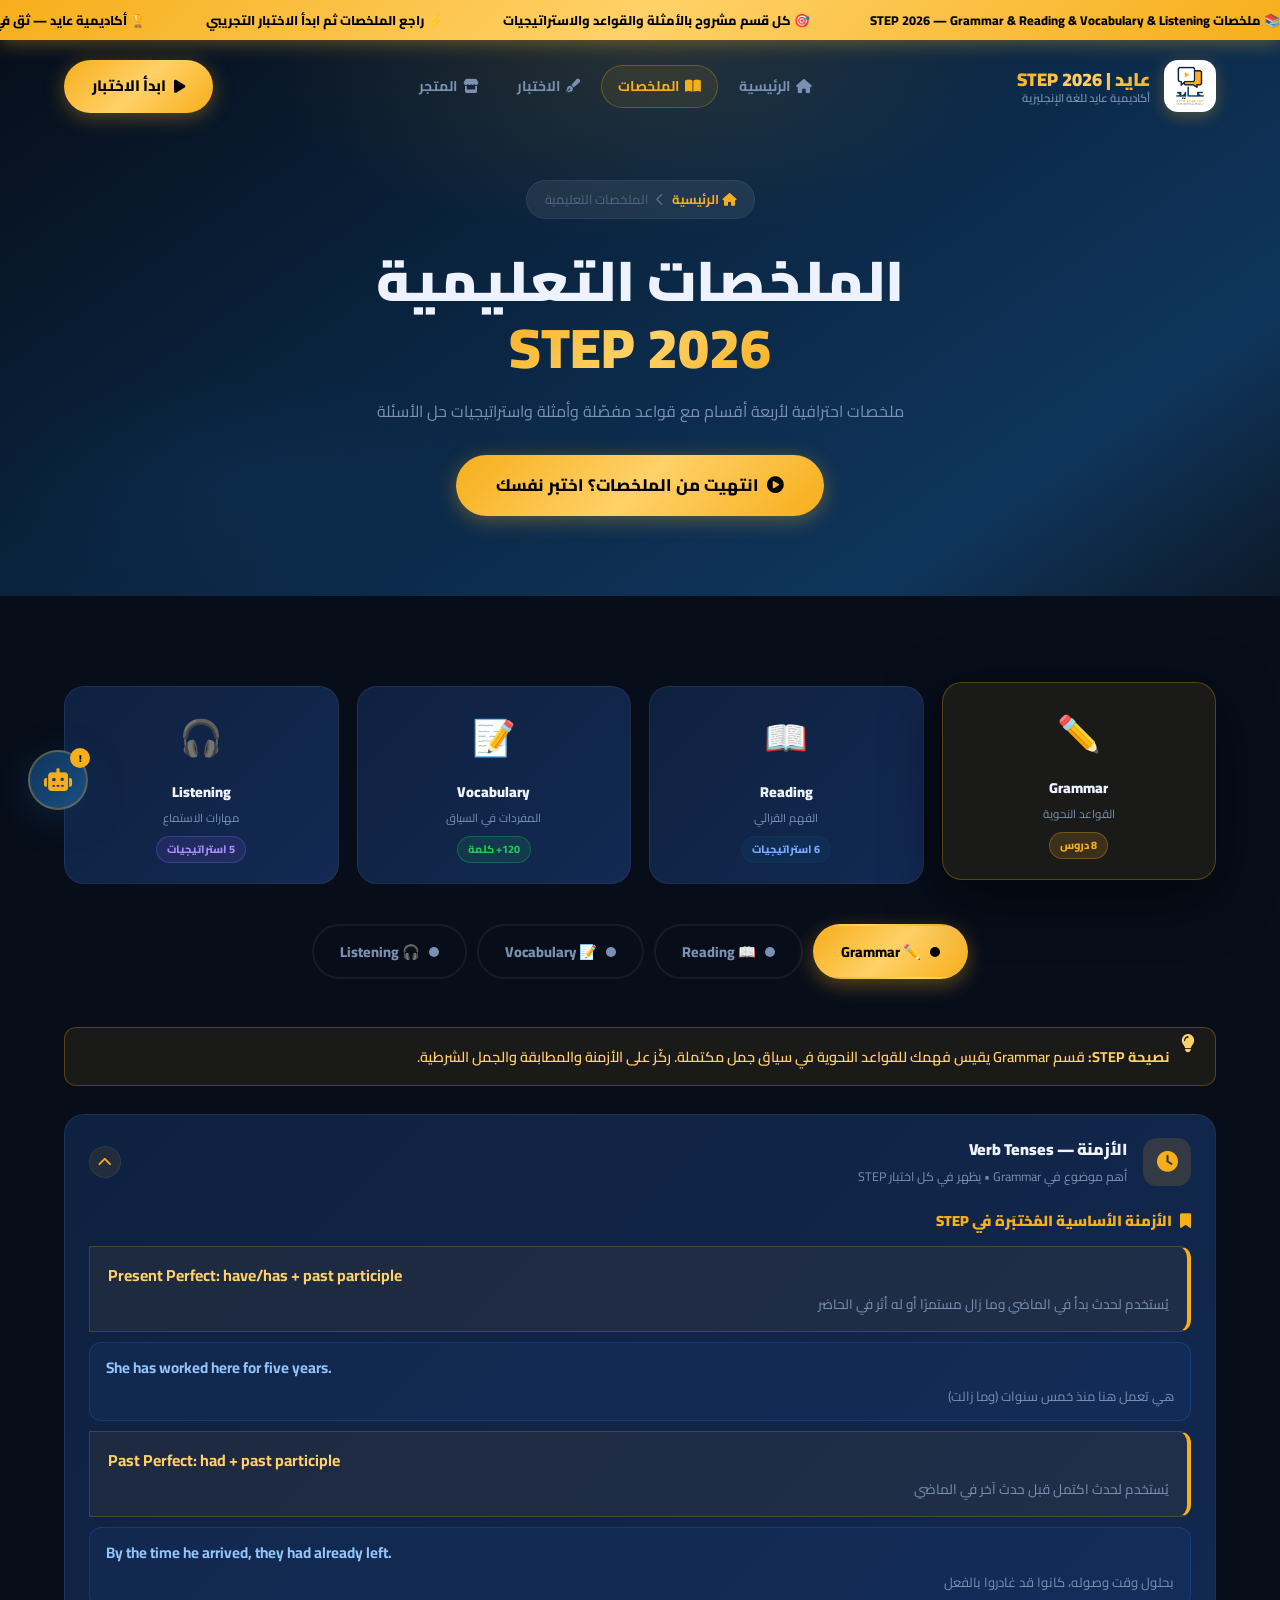
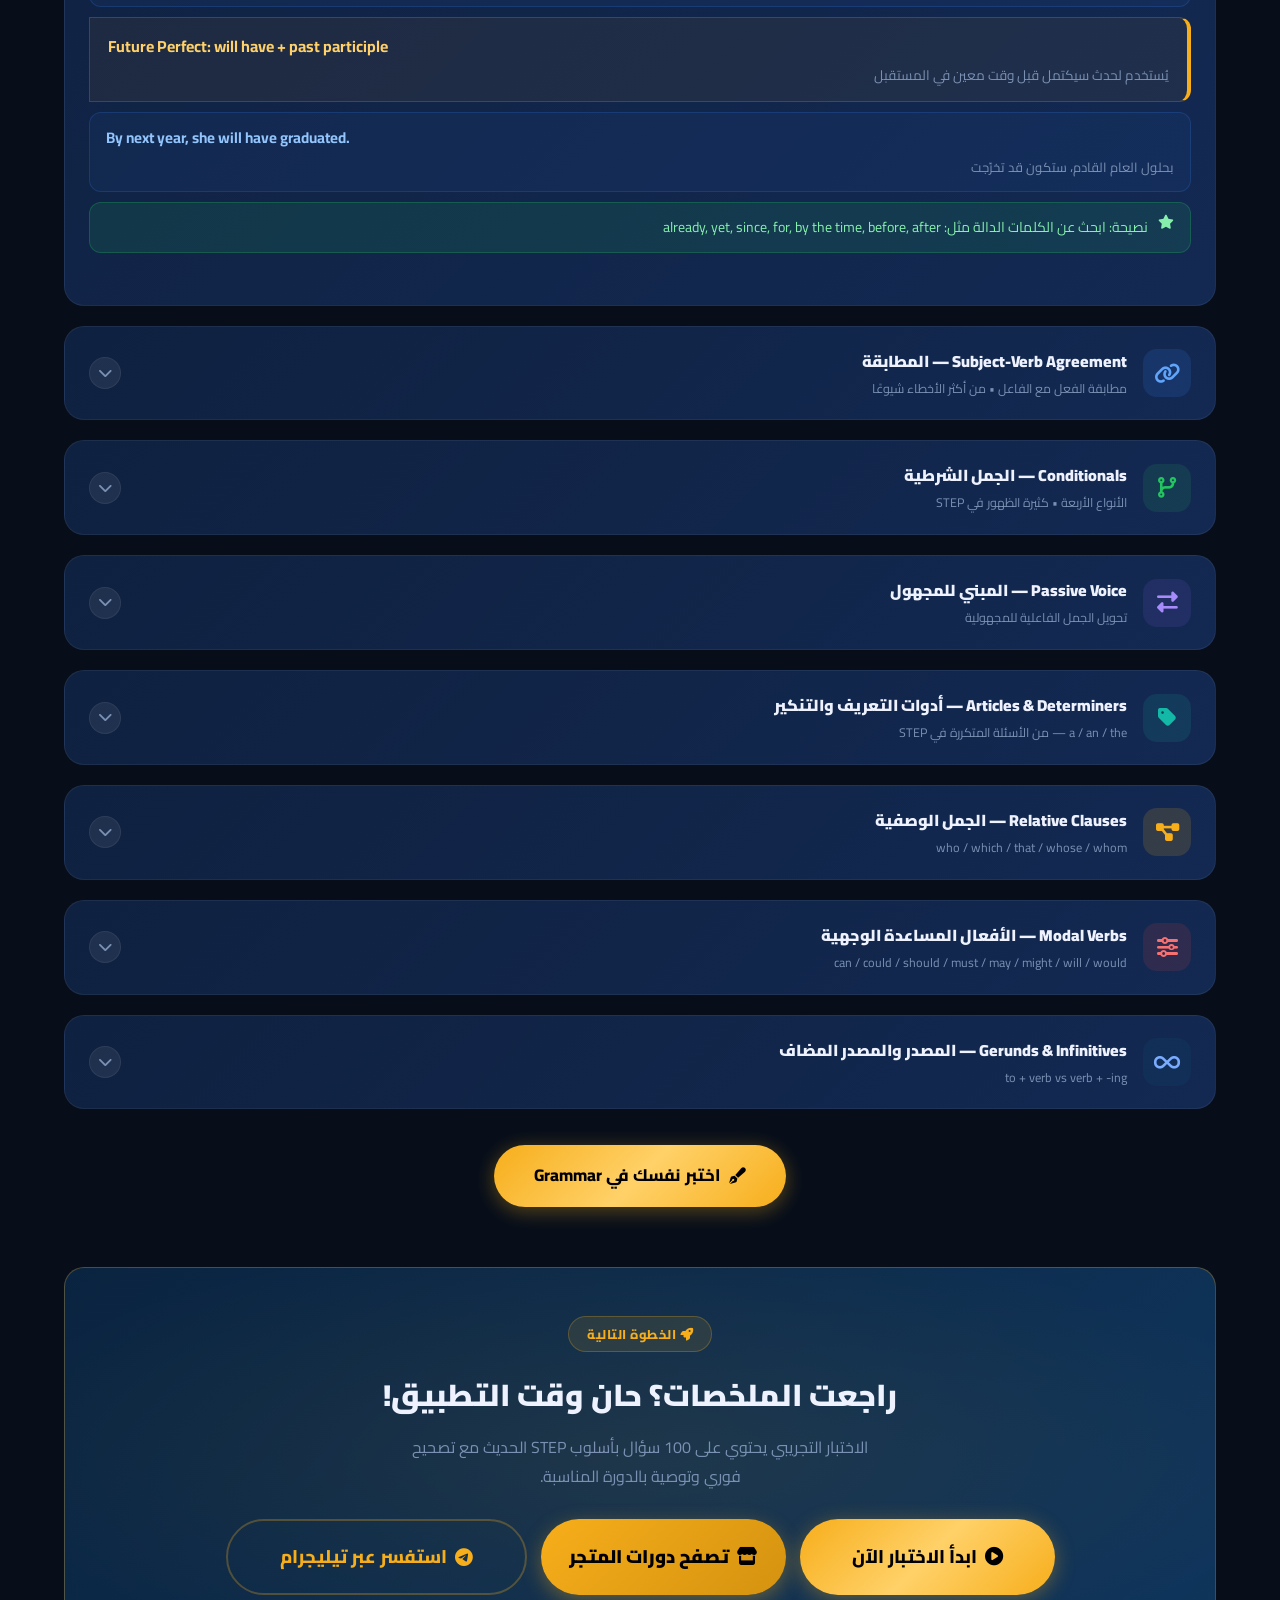
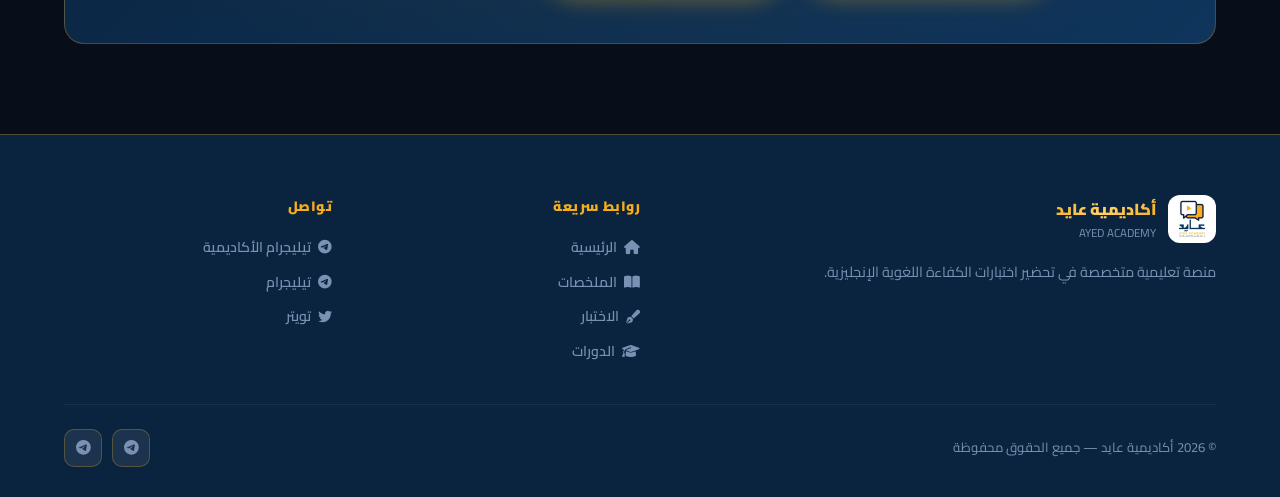
<file: summaries.html>
<!DOCTYPE html>
<html lang="ar" dir="rtl">
<head>
<meta charset="UTF-8"/>
<meta name="viewport" content="width=device-width, initial-scale=1.0"/>
<title>الملخصات التعليمية — عايد | STEP 2026</title>
<link rel="icon" href="images/favicon.ico" type="image/x-icon"/>
<link rel="stylesheet" href="css/shared.css"/>
<link rel="stylesheet" href="https://cdn.jsdelivr.net/npm/@fortawesome/fontawesome-free@6.5.0/css/all.min.css"/>
<style>
/* ── SUMMARIES EXCLUSIVE ── */

/* Tab navigation */
.sum-nav {
  display: flex; gap: 10px; flex-wrap: wrap;
  justify-content: center; margin-bottom: 48px;
}
.sum-tab {
  display: flex; align-items: center; gap: 9px;
  padding: 12px 26px; border-radius: 50px;
  border: 2px solid var(--border); background: transparent;
  color: var(--muted); font-family: var(--font); font-weight: 800;
  font-size: 0.9rem; cursor: pointer; transition: var(--transition);
}
.sum-tab:hover { border-color: var(--border2); color: var(--text); background: var(--glass2); }
.sum-tab.active { background: var(--grad-gold); color: #000; border-color: transparent; box-shadow: 0 6px 20px rgba(247,174,27,0.35); }
.sum-tab .tab-dot {
  width: 10px; height: 10px; border-radius: 50%;
  background: currentColor; flex-shrink: 0;
}

/* Panel */
.sum-panel { display: none; animation: fadeUp 0.4s ease; }
.sum-panel.active { display: block; }

/* Lesson card */
.lesson-card {
  background: var(--grad-card); border: 1px solid var(--border);
  border-radius: var(--radius); overflow: hidden;
  margin-bottom: 20px; transition: border-color 0.3s;
}
.lesson-card:hover { border-color: var(--border2); }
.lesson-header {
  display: flex; align-items: center; gap: 16px;
  padding: 20px 24px; cursor: pointer;
  user-select: none;
}
.lesson-icon {
  width: 48px; height: 48px; border-radius: 14px;
  display: flex; align-items: center; justify-content: center;
  font-size: 1.3rem; flex-shrink: 0;
}
.lesson-htext { flex: 1; }
.lesson-title { font-weight: 900; font-size: 1rem; margin-bottom: 3px; }
.lesson-meta { font-size: 0.78rem; color: var(--muted); }
.lesson-toggle {
  width: 32px; height: 32px; border-radius: 50%;
  background: var(--glass2); border: 1px solid var(--border);
  display: flex; align-items: center; justify-content: center;
  color: var(--muted); font-size: 0.9rem;
  transition: transform 0.3s, background 0.3s;
  flex-shrink: 0;
}
.lesson-card.open .lesson-toggle { transform: rotate(180deg); background: var(--gold-glass); color: var(--gold); }
.lesson-body {
  display: none; padding: 0 24px 24px;
}
.lesson-card.open .lesson-body { display: block; }

/* Content blocks */
.content-block { margin-bottom: 28px; }
.content-block h4 {
  font-size: 0.92rem; font-weight: 900;
  color: var(--gold); margin-bottom: 12px;
  display: flex; align-items: center; gap: 8px;
}
.content-block p { font-size: 0.9rem; color: var(--text2); line-height: 1.85; }
.rule-box {
  background: rgba(247,174,27,0.06);
  border: 1px solid rgba(247,174,27,0.2);
  border-right: 4px solid var(--gold);
  border-radius: 0 var(--radius-sm) var(--radius-sm) 0;
  padding: 14px 18px;
  margin: 10px 0;
}
.rule-box .rule-en {
  font-size: 1rem; font-weight: 700; color: var(--gold-pale);
  margin-bottom: 4px; direction: ltr; text-align: left;
}
.rule-box .rule-ar { font-size: 0.85rem; color: var(--muted); }
.example-box {
  background: rgba(59,130,246,0.06);
  border: 1px solid rgba(59,130,246,0.2);
  border-radius: var(--radius-sm);
  padding: 12px 16px;
  margin: 8px 0;
}
.example-box .ex-en {
  font-size: 0.95rem; color: #93c5fd; font-weight: 700;
  direction: ltr; text-align: left; margin-bottom: 4px;
}
.example-box .ex-ar { font-size: 0.82rem; color: var(--muted); }
.tip-box {
  background: var(--success-bg);
  border: 1px solid rgba(34,197,94,0.25);
  border-radius: var(--radius-sm);
  padding: 12px 16px;
  display: flex; gap: 10px;
  font-size: 0.88rem; color: #86efac; margin: 10px 0;
}
.vocab-grid {
  display: grid; grid-template-columns: repeat(auto-fill, minmax(200px, 1fr));
  gap: 12px; margin-top: 12px;
}
.vocab-item {
  background: var(--glass2); border: 1px solid var(--border);
  border-radius: var(--radius-sm); padding: 12px 14px;
}
.vocab-item .vi-word { font-weight: 800; color: var(--gold-pale); font-size: 0.9rem; direction: ltr; }
.vocab-item .vi-type { font-size: 0.68rem; color: var(--purple); font-weight: 700; margin-bottom: 4px; }
.vocab-item .vi-def { font-size: 0.8rem; color: var(--muted); line-height: 1.5; }

/* Summary bar (overview cards) */
.sum-overview {
  display: grid; grid-template-columns: repeat(4,1fr);
  gap: 18px; margin-bottom: 40px;
}
@media(max-width:900px) { .sum-overview { grid-template-columns: 1fr 1fr; } }
@media(max-width:500px) { .sum-overview { grid-template-columns: 1fr; } }
.ov-card {
  background: var(--grad-card); border: 1px solid var(--border);
  border-radius: var(--radius); padding: 20px 18px; text-align: center;
  cursor: pointer; transition: var(--transition);
}
.ov-card:hover, .ov-card.active { border-color: var(--border2); transform: translateY(-4px); box-shadow: var(--shadow2); }
.ov-card.active { background: var(--gold-glass); }
.ov-icon { font-size: 2.2rem; margin-bottom: 10px; }
.ov-title { font-weight: 900; font-size: 0.9rem; margin-bottom: 4px; }
.ov-sub { font-size: 0.72rem; color: var(--muted); }
.ov-badge {
  display: inline-block; margin-top: 8px;
  padding: 3px 10px; border-radius: 50px;
  font-size: 0.68rem; font-weight: 800;
}

/* Progress tracker */
.progress-tracker {
  background: var(--grad-card); border: 1px solid var(--border);
  border-radius: var(--radius); padding: 24px;
  margin-bottom: 32px;
}
.pt-title { font-weight: 900; margin-bottom: 16px; display: flex; align-items: center; gap: 8px; }
.pt-grid {
  display: grid; grid-template-columns: repeat(4,1fr); gap: 16px;
}
@media(max-width:600px) { .pt-grid { grid-template-columns: 1fr 1fr; } }
.pt-item { text-align: center; }
.pt-num { font-size: 1.5rem; font-weight: 900; line-height: 1; margin-bottom: 4px; }
.pt-label { font-size: 0.72rem; color: var(--muted); }
</style>
</head>
<body>

<!-- TICKER -->
<div class="ticker-bar">
  <div class="ticker-track">
    <span class="ticker-item">📚 ملخصات STEP 2026 — Grammar & Reading & Vocabulary & Listening</span>
    <span class="ticker-item">🎯 كل قسم مشروح بالأمثلة والقواعد والاستراتيجيات</span>
    <span class="ticker-item">⚡ راجع الملخصات ثم ابدأ الاختبار التجريبي</span>
    <span class="ticker-item">🏆 أكاديمية عايد — ثق في الخبرة</span>
    <span class="ticker-item">📚 ملخصات STEP 2026 — Grammar & Reading & Vocabulary & Listening</span>
    <span class="ticker-item">🎯 كل قسم مشروح بالأمثلة والقواعد والاستراتيجيات</span>
    <span class="ticker-item">⚡ راجع الملخصات ثم ابدأ الاختبار التجريبي</span>
    <span class="ticker-item">🏆 أكاديمية عايد — ثق في الخبرة</span>
  </div>
</div>

<!-- NAVBAR -->
<nav class="navbar" id="navbar">
  <div class="nav-inner">
    <a href="index.html" class="nav-logo">
      <img src="images/logo.png" alt="أكاديمية عايد" class="nav-logo-img"/>
      <div class="nav-logo-text">
        <div class="nav-logo-title">عايد | STEP 2026</div>
        <div class="nav-logo-sub">أكاديمية عايد للغة الإنجليزية</div>
      </div>
    </a>
    <div class="nav-links">
      <a href="index.html" class="nav-link"><i class="fas fa-home"></i> الرئيسية</a>
      <a href="summaries.html" class="nav-link active"><i class="fas fa-book-open"></i> الملخصات</a>
      <a href="quiz.html" class="nav-link"><i class="fas fa-pen-fancy"></i> الاختبار</a>
      <a href="https://mohhamed1520.github.io/ayedacdyme/" target="_blank" class="nav-link"><i class="fas fa-store"></i> المتجر</a>
    </div>
    <a href="quiz.html" class="nav-cta btn btn-gold">
      <i class="fas fa-play"></i> ابدأ الاختبار
    </a>
    <button class="nav-toggle" id="navToggle"><i class="fas fa-bars" id="navIcon"></i></button>
  </div>
  <div class="mobile-menu" id="mobileMenu">
    <a href="index.html"><i class="fas fa-home"></i> الرئيسية</a>
    <a href="summaries.html" class="active"><i class="fas fa-book-open"></i> الملخصات</a>
    <a href="quiz.html"><i class="fas fa-pen-fancy"></i> الاختبار</a>
    <a href="https://mohhamed1520.github.io/ayedacdyme/"><i class="fas fa-graduation-cap"></i> الدورات</a>
  </div>
</nav>

<!-- PAGE HERO -->
<div class="page-hero">
  <div class="container">
    <div class="breadcrumb">
      <a href="index.html"><i class="fas fa-home"></i> الرئيسية</a>
      <span><i class="fas fa-chevron-left"></i></span>
      <span>الملخصات التعليمية</span>
    </div>
    <h1 class="page-hero-title">
      الملخصات التعليمية<br><span class="gold">STEP 2026</span>
    </h1>
    <p class="page-hero-desc">
      ملخصات احترافية لأربعة أقسام مع قواعد مفصّلة وأمثلة واستراتيجيات حل الأسئلة
    </p>
    <a href="quiz.html" class="btn btn-gold btn-lg">
      <i class="fas fa-play-circle"></i> انتهيت من الملخصات؟ اختبر نفسك
    </a>
  </div>
</div>

<!-- MAIN CONTENT -->
<main class="section">
  <div class="container">

    <!-- Overview cards -->
    <div class="sum-overview">
      <div class="ov-card active" onclick="showPanel('grammar')">
        <div class="ov-icon">✏️</div>
        <div class="ov-title">Grammar</div>
        <div class="ov-sub">القواعد النحوية</div>
        <div class="ov-badge badge badge-gold">8 دروس</div>
      </div>
      <div class="ov-card" onclick="showPanel('reading')">
        <div class="ov-icon">📖</div>
        <div class="ov-title">Reading</div>
        <div class="ov-sub">الفهم القرائي</div>
        <div class="ov-badge badge badge-navy">6 استراتيجيات</div>
      </div>
      <div class="ov-card" onclick="showPanel('vocabulary')">
        <div class="ov-icon">📝</div>
        <div class="ov-title">Vocabulary</div>
        <div class="ov-sub">المفردات في السياق</div>
        <div class="ov-badge badge badge-success">120+ كلمة</div>
      </div>
      <div class="ov-card" onclick="showPanel('listening')">
        <div class="ov-icon">🎧</div>
        <div class="ov-title">Listening</div>
        <div class="ov-sub">مهارات الاستماع</div>
        <div class="ov-badge badge badge-purple">5 استراتيجيات</div>
      </div>
    </div>

    <!-- Tab nav -->
    <div class="sum-nav">
      <button class="sum-tab active" onclick="showPanel('grammar')">
        <div class="tab-dot"></div> ✏️ Grammar
      </button>
      <button class="sum-tab" onclick="showPanel('reading')">
        <div class="tab-dot"></div> 📖 Reading
      </button>
      <button class="sum-tab" onclick="showPanel('vocabulary')">
        <div class="tab-dot"></div> 📝 Vocabulary
      </button>
      <button class="sum-tab" onclick="showPanel('listening')">
        <div class="tab-dot"></div> 🎧 Listening
      </button>
    </div>

    <!-- ══════════ GRAMMAR PANEL ══════════ -->
    <div id="panel-grammar" class="sum-panel active">
      <div class="alert alert-gold" style="margin-bottom:28px;">
        <i class="fas fa-lightbulb fa-lg"></i>
        <span><strong>نصيحة STEP:</strong> قسم Grammar يقيس فهمك للقواعد النحوية في سياق جمل مكتملة. ركّز على الأزمنة والمطابقة والجمل الشرطية.</span>
      </div>

      <!-- Tenses -->
      <div class="lesson-card open">
        <div class="lesson-header" onclick="toggleLesson(this)">
          <div class="lesson-icon icon-box-gold"><i class="fas fa-clock"></i></div>
          <div class="lesson-htext">
            <div class="lesson-title">الأزمنة — Verb Tenses</div>
            <div class="lesson-meta">أهم موضوع في Grammar • يظهر في كل اختبار STEP</div>
          </div>
          <div class="lesson-toggle"><i class="fas fa-chevron-down"></i></div>
        </div>
        <div class="lesson-body">
          <div class="content-block">
            <h4><i class="fas fa-bookmark"></i> الأزمنة الأساسية المُختبَرة في STEP</h4>
            <div class="rule-box">
              <div class="rule-en">Present Perfect: have/has + past participle</div>
              <div class="rule-ar">يُستخدم لحدث بدأ في الماضي وما زال مستمرًا أو له أثر في الحاضر</div>
            </div>
            <div class="example-box">
              <div class="ex-en">She has worked here for five years.</div>
              <div class="ex-ar">هي تعمل هنا منذ خمس سنوات (وما زالت)</div>
            </div>
            <div class="rule-box">
              <div class="rule-en">Past Perfect: had + past participle</div>
              <div class="rule-ar">يُستخدم لحدث اكتمل قبل حدث آخر في الماضي</div>
            </div>
            <div class="example-box">
              <div class="ex-en">By the time he arrived, they had already left.</div>
              <div class="ex-ar">بحلول وقت وصوله، كانوا قد غادروا بالفعل</div>
            </div>
            <div class="rule-box">
              <div class="rule-en">Future Perfect: will have + past participle</div>
              <div class="rule-ar">يُستخدم لحدث سيكتمل قبل وقت معين في المستقبل</div>
            </div>
            <div class="example-box">
              <div class="ex-en">By next year, she will have graduated.</div>
              <div class="ex-ar">بحلول العام القادم، ستكون قد تخرّجت</div>
            </div>
            <div class="tip-box">
              <i class="fas fa-star"></i>
              <span>نصيحة: ابحث عن الكلمات الدالة مثل: already, yet, since, for, by the time, before, after</span>
            </div>
          </div>
        </div>
      </div>

      <!-- Subject-Verb Agreement -->
      <div class="lesson-card">
        <div class="lesson-header" onclick="toggleLesson(this)">
          <div class="lesson-icon" style="background:rgba(59,130,246,0.15);color:#60a5fa;width:48px;height:48px;border-radius:14px;display:flex;align-items:center;justify-content:center;font-size:1.3rem;"><i class="fas fa-link"></i></div>
          <div class="lesson-htext">
            <div class="lesson-title">Subject-Verb Agreement — المطابقة</div>
            <div class="lesson-meta">مطابقة الفعل مع الفاعل • من أكثر الأخطاء شيوعًا</div>
          </div>
          <div class="lesson-toggle"><i class="fas fa-chevron-down"></i></div>
        </div>
        <div class="lesson-body">
          <div class="content-block">
            <h4><i class="fas fa-bookmark"></i> القواعد الأساسية</h4>
            <div class="rule-box">
              <div class="rule-en">Singular subject → singular verb (adds -s/-es)</div>
              <div class="rule-ar">الفاعل المفرد يستلزم فعلًا مفردًا (يضاف له -s/-es)</div>
            </div>
            <div class="example-box">
              <div class="ex-en">The student studies every day. / The students study every day.</div>
              <div class="ex-ar">الطالب يدرس / الطلاب يدرسون</div>
            </div>
            <div class="rule-box">
              <div class="rule-en">Collective nouns (team, family, committee) → singular verb (in American English)</div>
              <div class="rule-ar">أسماء المجموعات تأخذ فعلًا مفردًا في الإنجليزية الأمريكية</div>
            </div>
            <div class="example-box">
              <div class="ex-en">The team <strong>is</strong> ready. / Neither the teacher nor the students <strong>were</strong> present.</div>
              <div class="ex-ar">الفريق جاهز / لا المعلم ولا الطلاب كانوا حاضرين</div>
            </div>
            <div class="rule-box">
              <div class="rule-en">Either...or / Neither...nor → verb agrees with the nearest subject</div>
              <div class="rule-ar">مع either/or و neither/nor، الفعل يطابق الفاعل الأقرب إليه</div>
            </div>
            <div class="tip-box">
              <i class="fas fa-star"></i>
              <span>مع الجمل الطويلة تجاهل العبارات المعترضة بين الفاعل والفعل وركّز على الفاعل الرئيسي</span>
            </div>
          </div>
        </div>
      </div>

      <!-- Conditionals -->
      <div class="lesson-card">
        <div class="lesson-header" onclick="toggleLesson(this)">
          <div class="lesson-icon icon-box-success"><i class="fas fa-code-branch"></i></div>
          <div class="lesson-htext">
            <div class="lesson-title">Conditionals — الجمل الشرطية</div>
            <div class="lesson-meta">الأنواع الأربعة • كثيرة الظهور في STEP</div>
          </div>
          <div class="lesson-toggle"><i class="fas fa-chevron-down"></i></div>
        </div>
        <div class="lesson-body">
          <div class="content-block">
            <h4><i class="fas fa-bookmark"></i> أنواع الجمل الشرطية</h4>
            <div class="rule-box">
              <div class="rule-en">Zero Conditional: If + present simple, present simple (general truths)</div>
              <div class="rule-ar">الشرط الصفري: حقائق عامة وعلمية</div>
            </div>
            <div class="example-box">
              <div class="ex-en">If you heat water to 100°C, it boils.</div>
              <div class="ex-ar">إذا سخّنت الماء إلى 100 درجة، فإنه يغلي</div>
            </div>
            <div class="rule-box">
              <div class="rule-en">First Conditional: If + present simple, will + base verb (real future)</div>
              <div class="rule-ar">الشرط الأول: موقف حقيقي محتمل في المستقبل</div>
            </div>
            <div class="example-box">
              <div class="ex-en">If it rains tomorrow, we will cancel the trip.</div>
              <div class="ex-ar">إذا أمطرت غدًا، سنلغي الرحلة</div>
            </div>
            <div class="rule-box">
              <div class="rule-en">Second Conditional: If + past simple, would + base verb (unreal present)</div>
              <div class="rule-ar">الشرط الثاني: موقف خيالي أو غير واقعي في الحاضر</div>
            </div>
            <div class="example-box">
              <div class="ex-en">If I had more time, I would study harder.</div>
              <div class="ex-ar">لو كان لديّ وقت أكثر، لدرستُ بجد أكبر</div>
            </div>
            <div class="rule-box">
              <div class="rule-en">Third Conditional: If + past perfect, would have + past participle (unreal past)</div>
              <div class="rule-ar">الشرط الثالث: موقف خيالي في الماضي (لم يحدث)</div>
            </div>
            <div class="example-box">
              <div class="ex-en">If she had studied, she would have passed.</div>
              <div class="ex-ar">لو كانت قد درست، لكانت قد نجحت</div>
            </div>
          </div>
        </div>
      </div>

      <!-- Passive Voice -->
      <div class="lesson-card">
        <div class="lesson-header" onclick="toggleLesson(this)">
          <div class="lesson-icon icon-box-purple"><i class="fas fa-exchange-alt"></i></div>
          <div class="lesson-htext">
            <div class="lesson-title">Passive Voice — المبني للمجهول</div>
            <div class="lesson-meta">تحويل الجمل الفاعلية للمجهولية</div>
          </div>
          <div class="lesson-toggle"><i class="fas fa-chevron-down"></i></div>
        </div>
        <div class="lesson-body">
          <div class="content-block">
            <h4><i class="fas fa-bookmark"></i> صيغة المبني للمجهول</h4>
            <div class="rule-box">
              <div class="rule-en">Structure: Object + be (correct tense) + past participle + (by + agent)</div>
              <div class="rule-ar">البنية: المفعول به + الفعل المساعد + التصريف الثالث + (بواسطة + الفاعل)</div>
            </div>
            <div class="example-box">
              <div class="ex-en">Active: The teacher explains the lesson. → Passive: The lesson is explained by the teacher.</div>
              <div class="ex-ar">المعلم يشرح الدرس ← الدرس يُشرح من قِبَل المعلم</div>
            </div>
            <div class="example-box">
              <div class="ex-en">Active: They built the bridge in 1990. → Passive: The bridge was built in 1990.</div>
              <div class="ex-ar">بنوا الجسر عام 1990 ← بُني الجسر عام 1990</div>
            </div>
            <div class="tip-box">
              <i class="fas fa-star"></i>
              <span>في STEP، ركّز على تحديد الزمن الصحيح لـ "be" حسب زمن الجملة الأصلية</span>
            </div>
          </div>
        </div>
      </div>

      <!-- Articles & Determiners -->
      <div class="lesson-card">
        <div class="lesson-header" onclick="toggleLesson(this)">
          <div class="lesson-icon icon-box-teal"><i class="fas fa-tag"></i></div>
          <div class="lesson-htext">
            <div class="lesson-title">Articles & Determiners — أدوات التعريف والتنكير</div>
            <div class="lesson-meta">a / an / the — من الأسئلة المتكررة في STEP</div>
          </div>
          <div class="lesson-toggle"><i class="fas fa-chevron-down"></i></div>
        </div>
        <div class="lesson-body">
          <div class="content-block">
            <h4><i class="fas fa-bookmark"></i> متى تستخدم كل أداة؟</h4>
            <div class="rule-box">
              <div class="rule-en">"a" → before consonant sounds | "an" → before vowel sounds</div>
              <div class="rule-ar">a قبل الأصوات الساكنة | an قبل الأصوات المتحركة (وليس الحروف فقط)</div>
            </div>
            <div class="example-box">
              <div class="ex-en">a university (يو - صوت ساكن) | an umbrella (أ - صوت متحرك) | an hour (الـh صامتة)</div>
              <div class="ex-ar">جامعة / مظلة / ساعة (الـh صامتة لذا نستخدم an)</div>
            </div>
            <div class="rule-box">
              <div class="rule-en">"the" → specific/unique things, second mention, superlatives, geographical names</div>
              <div class="rule-ar">the للأشياء المحددة، الفريدة، الثانية ذكرًا، التفضيل، الأسماء الجغرافية</div>
            </div>
            <div class="rule-box">
              <div class="rule-en">No article → plural general nouns, uncountable nouns in general statements</div>
              <div class="rule-ar">بدون أداة للجمع العام والأسماء غير المعدودة في الجمل العامة</div>
            </div>
            <div class="example-box">
              <div class="ex-en">Water is essential. / The water in this bottle is cold.</div>
              <div class="ex-ar">الماء ضروري (عام) / الماء في هذه الزجاجة بارد (محدد)</div>
            </div>
          </div>
        </div>
      </div>

      <!-- Relative Clauses -->
      <div class="lesson-card">
        <div class="lesson-header" onclick="toggleLesson(this)">
          <div class="lesson-icon icon-box-gold"><i class="fas fa-project-diagram"></i></div>
          <div class="lesson-htext">
            <div class="lesson-title">Relative Clauses — الجمل الوصفية</div>
            <div class="lesson-meta">who / which / that / whose / whom</div>
          </div>
          <div class="lesson-toggle"><i class="fas fa-chevron-down"></i></div>
        </div>
        <div class="lesson-body">
          <div class="content-block">
            <h4><i class="fas fa-bookmark"></i> أدوات الوصل ومتى تُستخدم</h4>
            <div class="rule-box">
              <div class="rule-en">who → for people (subject) | whom → for people (object) | whose → for possession</div>
              <div class="rule-ar">who للأشخاص (فاعل) | whom للأشخاص (مفعول) | whose للملكية</div>
            </div>
            <div class="rule-box">
              <div class="rule-en">which → for things/animals | that → for people and things (defining only)</div>
              <div class="rule-ar">which للأشياء والحيوانات | that للأشخاص والأشياء (في الجمل التعريفية فقط)</div>
            </div>
            <div class="example-box">
              <div class="ex-en">The professor who teaches biology is brilliant. / The book that I read was fascinating.</div>
              <div class="ex-ar">الأستاذ الذي يدرّس الأحياء بارع / الكتاب الذي قرأته كان رائعًا</div>
            </div>
            <div class="tip-box">
              <i class="fas fa-star"></i>
              <span>الفرق بين Defining (بدون فاصلة) وNon-defining (مع فاصلة): "My sister, who lives in Riyadh, is a doctor."</span>
            </div>
          </div>
        </div>
      </div>

      <!-- Modals -->
      <div class="lesson-card">
        <div class="lesson-header" onclick="toggleLesson(this)">
          <div class="lesson-icon" style="background:rgba(239,68,68,0.12);color:#f87171;width:48px;height:48px;border-radius:14px;display:flex;align-items:center;justify-content:center;font-size:1.3rem;"><i class="fas fa-sliders-h"></i></div>
          <div class="lesson-htext">
            <div class="lesson-title">Modal Verbs — الأفعال المساعدة الوجهية</div>
            <div class="lesson-meta">can / could / should / must / may / might / will / would</div>
          </div>
          <div class="lesson-toggle"><i class="fas fa-chevron-down"></i></div>
        </div>
        <div class="lesson-body">
          <div class="content-block">
            <h4><i class="fas fa-bookmark"></i> دلالات كل فعل مساعد</h4>
            <div class="rule-box">
              <div class="rule-en">must → strong obligation/certainty | should → advice/recommendation | can → ability/permission</div>
              <div class="rule-ar">must للإلزام القوي/اليقين | should للنصيحة | can للقدرة/الإذن</div>
            </div>
            <div class="rule-box">
              <div class="rule-en">might/may → possibility (weak) | could → past ability / polite possibility</div>
              <div class="rule-ar">might/may للاحتمال الضعيف | could للقدرة في الماضي أو الاحتمال المؤدب</div>
            </div>
            <div class="example-box">
              <div class="ex-en">She <strong>must</strong> be tired. (certainty) / You <strong>should</strong> rest. (advice) / It <strong>might</strong> rain. (possibility)</div>
              <div class="ex-ar">يجب أن تكون متعبة / يجب أن ترتاح / ربما تمطر</div>
            </div>
            <div class="rule-box">
              <div class="rule-en">Modal + have + p.p. = past modality: should have studied, could have done, must have forgotten</div>
              <div class="rule-ar">Modal + have + التصريف الثالث = الأفعال الوجهية في الماضي</div>
            </div>
          </div>
        </div>
      </div>

      <!-- Gerunds & Infinitives -->
      <div class="lesson-card">
        <div class="lesson-header" onclick="toggleLesson(this)">
          <div class="lesson-icon icon-box-navy"><i class="fas fa-infinity"></i></div>
          <div class="lesson-htext">
            <div class="lesson-title">Gerunds & Infinitives — المصدر والمصدر المضاف</div>
            <div class="lesson-meta">to + verb vs verb + -ing</div>
          </div>
          <div class="lesson-toggle"><i class="fas fa-chevron-down"></i></div>
        </div>
        <div class="lesson-body">
          <div class="content-block">
            <h4><i class="fas fa-bookmark"></i> متى تستخدم Gerund (-ing)؟</h4>
            <div class="rule-box">
              <div class="rule-en">After: enjoy, avoid, finish, consider, suggest, practice, mind, keep, recommend, deny</div>
              <div class="rule-ar">بعد هذه الأفعال يأتي الـ Gerund دائمًا</div>
            </div>
            <div class="example-box">
              <div class="ex-en">She enjoys reading. / He avoided making mistakes.</div>
              <div class="ex-ar">هي تستمتع بالقراءة / هو تجنّب ارتكاب الأخطاء</div>
            </div>
            <h4 style="margin-top:16px;"><i class="fas fa-bookmark"></i> متى تستخدم Infinitive (to + verb)؟</h4>
            <div class="rule-box">
              <div class="rule-en">After: want, hope, decide, plan, promise, need, expect, agree, refuse, manage, afford</div>
              <div class="rule-ar">بعد هذه الأفعال يأتي الـ Infinitive دائمًا</div>
            </div>
            <div class="example-box">
              <div class="ex-en">She wants to travel. / He managed to finish on time.</div>
              <div class="ex-ar">هي تريد السفر / هو تمكّن من الإنهاء في الوقت</div>
            </div>
            <div class="tip-box">
              <i class="fas fa-star"></i>
              <span>بعض الأفعال تقبل الاثنين بمعنى مختلف: stop doing (توقف عن) | stop to do (توقف لأجل)</span>
            </div>
          </div>
        </div>
      </div>

      <div style="text-align:center;margin-top:36px;">
        <a href="quiz.html?section=grammar" class="btn btn-gold btn-lg">
          <i class="fas fa-pen-fancy"></i> اختبر نفسك في Grammar
        </a>
      </div>
    </div>

    <!-- ══════════ READING PANEL ══════════ -->
    <div id="panel-reading" class="sum-panel">
      <div class="alert alert-gold" style="margin-bottom:28px;">
        <i class="fas fa-lightbulb fa-lg"></i>
        <span><strong>نصيحة STEP:</strong> قسم Reading يتطلب فهم النصوص الأكاديمية بسرعة. تدرّب على تحديد الفكرة الرئيسية وتفاصيل محددة والاستنتاج.</span>
      </div>

      <div class="lesson-card open">
        <div class="lesson-header" onclick="toggleLesson(this)">
          <div class="lesson-icon icon-box-navy"><i class="fas fa-search"></i></div>
          <div class="lesson-htext">
            <div class="lesson-title">Skimming & Scanning — التصفّح السريع والبحث</div>
            <div class="lesson-meta">أساس الفهم القرائي السريع</div>
          </div>
          <div class="lesson-toggle"><i class="fas fa-chevron-down"></i></div>
        </div>
        <div class="lesson-body">
          <div class="content-block">
            <h4><i class="fas fa-bookmark"></i> Skimming (التصفّح السريع)</h4>
            <div class="rule-box">
              <div class="rule-en">Reading quickly to get the general idea / main topic</div>
              <div class="rule-ar">القراءة السريعة للحصول على الفكرة العامة / الموضوع الرئيسي</div>
            </div>
            <p>اقرأ العنوان، والجملة الأولى من كل فقرة، والجملة الأخيرة من النص. هذا يعطيك 70% من المعنى في 20% من الوقت.</p>
            <h4 style="margin-top:16px;"><i class="fas fa-bookmark"></i> Scanning (البحث المحدد)</h4>
            <div class="rule-box">
              <div class="rule-en">Reading to find specific information: names, dates, numbers, keywords</div>
              <div class="rule-ar">القراءة للبحث عن معلومة محددة: أسماء، تواريخ، أرقام، كلمات مفتاحية</div>
            </div>
            <p>حرّك عينيك بسرعة كالمسح الضوئي حتى تجد الكلمة المطلوبة، ثم توقف واقرأ بعنايةقائمة السياق المحيط.</p>
            <div class="tip-box">
              <i class="fas fa-star"></i>
              <span>في STEP: اقرأ السؤال أولًا، ثم عد للنص وابحث عن الإجابة. لا تقرأ كل كلمة!</span>
            </div>
          </div>
        </div>
      </div>

      <div class="lesson-card">
        <div class="lesson-header" onclick="toggleLesson(this)">
          <div class="lesson-icon icon-box-gold"><i class="fas fa-lightbulb"></i></div>
          <div class="lesson-htext">
            <div class="lesson-title">Main Idea & Supporting Details — الفكرة الرئيسية والتفاصيل</div>
            <div class="lesson-meta">أكثر نوع أسئلة شيوعًا في Reading</div>
          </div>
          <div class="lesson-toggle"><i class="fas fa-chevron-down"></i></div>
        </div>
        <div class="lesson-body">
          <div class="content-block">
            <h4><i class="fas fa-bookmark"></i> كيف تجد الفكرة الرئيسية؟</h4>
            <p>الفكرة الرئيسية (Topic Sentence) عادةً في أول الفقرة أو آخرها. تجيب على سؤال "ما موضوع هذه الفقرة بشكل عام؟"</p>
            <div class="rule-box">
              <div class="rule-en">Main Idea = Topic + What the author says about it</div>
              <div class="rule-ar">الفكرة الرئيسية = الموضوع + ما يقوله الكاتب عنه</div>
            </div>
            <h4 style="margin-top:16px;"><i class="fas fa-bookmark"></i> أنواع أسئلة Reading في STEP</h4>
            <div class="vocab-grid">
              <div class="vocab-item">
                <div class="vi-word">Main Idea</div>
                <div class="vi-type">Most Common</div>
                <div class="vi-def">ما الفكرة الرئيسية للفقرة/النص؟</div>
              </div>
              <div class="vocab-item">
                <div class="vi-word">Detail Questions</div>
                <div class="vi-type">Specific Info</div>
                <div class="vi-def">أسئلة عن معلومة محددة في النص</div>
              </div>
              <div class="vocab-item">
                <div class="vi-word">Inference</div>
                <div class="vi-type">Implied Meaning</div>
                <div class="vi-def">ما الذي يمكن الاستنتاج من النص؟</div>
              </div>
              <div class="vocab-item">
                <div class="vi-word">Vocabulary</div>
                <div class="vi-type">Context Clues</div>
                <div class="vi-def">ما معنى الكلمة X في السياق؟</div>
              </div>
              <div class="vocab-item">
                <div class="vi-word">Author's Purpose</div>
                <div class="vi-type">Purpose</div>
                <div class="vi-def">لماذا كتب الكاتب هذا النص؟</div>
              </div>
              <div class="vocab-item">
                <div class="vi-word">Tone & Attitude</div>
                <div class="vi-type">Tone</div>
                <div class="vi-def">ما نبرة الكاتب؟ (محايد/ناقد/داعم)</div>
              </div>
            </div>
          </div>
        </div>
      </div>

      <div class="lesson-card">
        <div class="lesson-header" onclick="toggleLesson(this)">
          <div class="lesson-icon icon-box-success"><i class="fas fa-brain"></i></div>
          <div class="lesson-htext">
            <div class="lesson-title">Inference & Implied Meaning — الاستنتاج</div>
            <div class="lesson-meta">الأسئلة التي لا تجد إجابتها مكتوبة مباشرةً</div>
          </div>
          <div class="lesson-toggle"><i class="fas fa-chevron-down"></i></div>
        </div>
        <div class="lesson-body">
          <div class="content-block">
            <h4><i class="fas fa-bookmark"></i> كيف تُجيب على أسئلة الاستنتاج؟</h4>
            <p>الاستنتاج هو معلومة غير مذكورة مباشرةً لكن يمكن تأكيدها من النص. لا تعتمد على معلوماتك السابقة، بل على ما في النص فقط.</p>
            <div class="rule-box">
              <div class="rule-en">Eliminate answers that are: directly stated, too broad, too specific, or not in the text</div>
              <div class="rule-ar">استبعد الإجابات المذكورة مباشرةً، الفضفاضة جدًا، الدقيقة جدًا، أو غير الموجودة في النص</div>
            </div>
            <div class="tip-box">
              <i class="fas fa-star"></i>
              <span>صيغة سؤال الاستنتاج: "It can be inferred that..." / "The passage implies that..." / "Which statement is most likely true?"</span>
            </div>
          </div>
        </div>
      </div>

      <div style="text-align:center;margin-top:36px;">
        <a href="quiz.html?section=reading" class="btn btn-gold btn-lg">
          <i class="fas fa-pen-fancy"></i> اختبر نفسك في Reading
        </a>
      </div>
    </div>

    <!-- ══════════ VOCABULARY PANEL ══════════ -->
    <div id="panel-vocabulary" class="sum-panel">
      <div class="alert alert-gold" style="margin-bottom:28px;">
        <i class="fas fa-lightbulb fa-lg"></i>
        <span><strong>نصيحة STEP:</strong> قسم Vocabulary يختبر معنى الكلمة في سياقها، لا معناها العام. اقرأ الجملة كاملةً ثم اختر.</span>
      </div>

      <div class="lesson-card open">
        <div class="lesson-header" onclick="toggleLesson(this)">
          <div class="lesson-icon icon-box-success"><i class="fas fa-search-plus"></i></div>
          <div class="lesson-htext">
            <div class="lesson-title">Context Clues — سياق الكلمة</div>
            <div class="lesson-meta">أهم استراتيجية في قسم Vocabulary</div>
          </div>
          <div class="lesson-toggle"><i class="fas fa-chevron-down"></i></div>
        </div>
        <div class="lesson-body">
          <div class="content-block">
            <h4><i class="fas fa-bookmark"></i> أنواع الدلائل السياقية</h4>
            <div class="rule-box">
              <div class="rule-en">Definition clue: The word is explained directly (is, means, refers to, that is, i.e.)</div>
              <div class="rule-ar">دليل التعريف: الكلمة يُشرح معناها مباشرةً</div>
            </div>
            <div class="example-box">
              <div class="ex-en">Photosynthesis, <strong>that is</strong>, the process by which plants make food, is vital.</div>
              <div class="ex-ar">التركيب الضوئي، أي العملية التي تصنع فيها النباتات غذاءها، حيوي</div>
            </div>
            <div class="rule-box">
              <div class="rule-en">Contrast clue: Opposite idea using (but, however, although, unlike, on the other hand)</div>
              <div class="rule-ar">دليل التناقض: الكلمة تعني عكس ما حولها</div>
            </div>
            <div class="rule-box">
              <div class="rule-en">Example clue: Examples given to explain the word (for example, such as, like, including)</div>
              <div class="rule-ar">دليل المثال: أمثلة تشرح الكلمة</div>
            </div>
          </div>
        </div>
      </div>

      <div class="lesson-card">
        <div class="lesson-header" onclick="toggleLesson(this)">
          <div class="lesson-icon icon-box-gold"><i class="fas fa-list"></i></div>
          <div class="lesson-htext">
            <div class="lesson-title">Academic Vocabulary — المفردات الأكاديمية</div>
            <div class="lesson-meta">أكثر 60 كلمة مهمة في STEP</div>
          </div>
          <div class="lesson-toggle"><i class="fas fa-chevron-down"></i></div>
        </div>
        <div class="lesson-body">
          <div class="content-block">
            <h4><i class="fas fa-bookmark"></i> مفردات أكاديمية أساسية</h4>
            <div class="vocab-grid">
              <div class="vocab-item"><div class="vi-word">Ambiguous</div><div class="vi-type">adj</div><div class="vi-def">غامض / يحتمل تفسيرات متعددة</div></div>
              <div class="vocab-item"><div class="vi-word">Concise</div><div class="vi-type">adj</div><div class="vi-def">موجز / مختصر ودقيق</div></div>
              <div class="vocab-item"><div class="vi-word">Elaborate</div><div class="vi-type">v/adj</div><div class="vi-def">يوضّح / مفصّل</div></div>
              <div class="vocab-item"><div class="vi-word">Prevalent</div><div class="vi-type">adj</div><div class="vi-def">شائع / منتشر</div></div>
              <div class="vocab-item"><div class="vi-word">Inevitable</div><div class="vi-type">adj</div><div class="vi-def">لا مفرّ منه / حتمي</div></div>
              <div class="vocab-item"><div class="vi-word">Substantial</div><div class="vi-type">adj</div><div class="vi-def">كبير / ذو قيمة</div></div>
              <div class="vocab-item"><div class="vi-word">Facilitate</div><div class="vi-type">v</div><div class="vi-def">يُسهّل / يُيسّر</div></div>
              <div class="vocab-item"><div class="vi-word">Perceive</div><div class="vi-type">v</div><div class="vi-def">يُدرك / يَرى</div></div>
              <div class="vocab-item"><div class="vi-word">Consistent</div><div class="vi-type">adj</div><div class="vi-def">متسق / ثابت</div></div>
              <div class="vocab-item"><div class="vi-word">Adequate</div><div class="vi-type">adj</div><div class="vi-def">كافٍ / مناسب</div></div>
              <div class="vocab-item"><div class="vi-word">Modify</div><div class="vi-type">v</div><div class="vi-def">يُعدّل / يُغيّر جزئيًا</div></div>
              <div class="vocab-item"><div class="vi-word">Derive</div><div class="vi-type">v</div><div class="vi-def">يستمد / يشتق</div></div>
              <div class="vocab-item"><div class="vi-word">Imply</div><div class="vi-type">v</div><div class="vi-def">يُلمّح / يستلزم</div></div>
              <div class="vocab-item"><div class="vi-word">Enhance</div><div class="vi-type">v</div><div class="vi-def">يعزّز / يُحسّن</div></div>
              <div class="vocab-item"><div class="vi-word">Rigid</div><div class="vi-type">adj</div><div class="vi-def">صارم / جامد</div></div>
              <div class="vocab-item"><div class="vi-word">Reluctant</div><div class="vi-type">adj</div><div class="vi-def">متردد / مُحجم</div></div>
              <div class="vocab-item"><div class="vi-word">Profound</div><div class="vi-type">adj</div><div class="vi-def">عميق / بالغ الأهمية</div></div>
              <div class="vocab-item"><div class="vi-word">Acknowledge</div><div class="vi-type">v</div><div class="vi-def">يعترف / يُقرّ</div></div>
              <div class="vocab-item"><div class="vi-word">Anticipate</div><div class="vi-type">v</div><div class="vi-def">يتوقع / يتنبأ</div></div>
              <div class="vocab-item"><div class="vi-word">Controversy</div><div class="vi-type">n</div><div class="vi-def">جدل / خلاف</div></div>
            </div>
          </div>
        </div>
      </div>

      <div class="lesson-card">
        <div class="lesson-header" onclick="toggleLesson(this)">
          <div class="lesson-icon icon-box-purple"><i class="fas fa-exchange-alt"></i></div>
          <div class="lesson-htext">
            <div class="lesson-title">Synonyms & Antonyms — المترادفات والأضداد</div>
            <div class="lesson-meta">أكثر من 40 زوجًا مهمًا</div>
          </div>
          <div class="lesson-toggle"><i class="fas fa-chevron-down"></i></div>
        </div>
        <div class="lesson-body">
          <div class="content-block">
            <h4><i class="fas fa-bookmark"></i> أزواج مترادفات مهمة</h4>
            <div class="vocab-grid">
              <div class="vocab-item"><div class="vi-word">Abundant = Plentiful</div><div class="vi-type">Synonyms</div><div class="vi-def">وفير / كثير</div></div>
              <div class="vocab-item"><div class="vi-word">Conceal = Hide</div><div class="vi-type">Synonyms</div><div class="vi-def">يخفي / يكتم</div></div>
              <div class="vocab-item"><div class="vi-word">Brave ≠ Cowardly</div><div class="vi-type">Antonyms</div><div class="vi-def">شجاع ≠ جبان</div></div>
              <div class="vocab-item"><div class="vi-word">Expand ≠ Reduce</div><div class="vi-type">Antonyms</div><div class="vi-def">يوسّع ≠ يُقلّص</div></div>
              <div class="vocab-item"><div class="vi-word">Trivial = Minor</div><div class="vi-type">Synonyms</div><div class="vi-def">تافه / بسيط</div></div>
              <div class="vocab-item"><div class="vi-word">Vague ≠ Clear</div><div class="vi-type">Antonyms</div><div class="vi-def">غامض ≠ واضح</div></div>
            </div>
          </div>
        </div>
      </div>

      <div style="text-align:center;margin-top:36px;">
        <a href="quiz.html?section=vocabulary" class="btn btn-gold btn-lg">
          <i class="fas fa-pen-fancy"></i> اختبر نفسك في Vocabulary
        </a>
      </div>
    </div>

    <!-- ══════════ LISTENING PANEL ══════════ -->
    <div id="panel-listening" class="sum-panel">
      <div class="alert alert-gold" style="margin-bottom:28px;">
        <i class="fas fa-lightbulb fa-lg"></i>
        <span><strong>نصيحة STEP:</strong> قسم Listening يختبر فهمك لمحادثات ونصوص مسموعة. ركّز على الفكرة الرئيسية والكلمات المفتاحية.</span>
      </div>

      <div class="lesson-card open">
        <div class="lesson-header" onclick="toggleLesson(this)">
          <div class="lesson-icon icon-box-purple"><i class="fas fa-headphones"></i></div>
          <div class="lesson-htext">
            <div class="lesson-title">استراتيجيات الاستماع — Listening Strategies</div>
            <div class="lesson-meta">كيف تحقق أعلى درجة في قسم Listening</div>
          </div>
          <div class="lesson-toggle"><i class="fas fa-chevron-down"></i></div>
        </div>
        <div class="lesson-body">
          <div class="content-block">
            <h4><i class="fas fa-bookmark"></i> قبل الاستماع</h4>
            <div class="rule-box">
              <div class="rule-en">Preview questions → predict what you'll hear → focus attention</div>
              <div class="rule-ar">اقرأ الأسئلة أولًا ← توقّع ما ستسمعه ← وجّه انتباهك</div>
            </div>
            <h4 style="margin-top:16px;"><i class="fas fa-bookmark"></i> أثناء الاستماع</h4>
            <div class="rule-box">
              <div class="rule-en">Note keywords, numbers, names, and transitions (however, therefore, but, finally)</div>
              <div class="rule-ar">دوّن الكلمات المفتاحية، الأرقام، الأسماء، وأدوات الربط</div>
            </div>
            <div class="tip-box">
              <i class="fas fa-star"></i>
              <span>في STEP، يُستخدم Listening بأسلوب محادثات قصيرة أو محاضرات أكاديمية. انتبه لـ: Who, What, Why, Where</span>
            </div>
            <h4 style="margin-top:16px;"><i class="fas fa-bookmark"></i> أنواع أسئلة Listening</h4>
            <div class="vocab-grid">
              <div class="vocab-item"><div class="vi-word">Main Topic</div><div class="vi-type">Most Common</div><div class="vi-def">ما الموضوع الرئيسي للمحادثة؟</div></div>
              <div class="vocab-item"><div class="vi-word">Detail</div><div class="vi-type">Specific</div><div class="vi-def">ما الذي قاله المتحدث عن...؟</div></div>
              <div class="vocab-item"><div class="vi-word">Inference</div><div class="vi-type">Implied</div><div class="vi-def">ماذا يُقصد بعبارة...؟</div></div>
              <div class="vocab-item"><div class="vi-word">Purpose</div><div class="vi-type">Function</div><div class="vi-def">لماذا يقول المتحدث هذا؟</div></div>
            </div>
          </div>
        </div>
      </div>

      <div class="lesson-card">
        <div class="lesson-header" onclick="toggleLesson(this)">
          <div class="lesson-icon icon-box-teal"><i class="fas fa-volume-up"></i></div>
          <div class="lesson-htext">
            <div class="lesson-title">Stress & Intonation — النبر والتنغيم</div>
            <div class="lesson-meta">مفهوم مهم لفهم المعنى</div>
          </div>
          <div class="lesson-toggle"><i class="fas fa-chevron-down"></i></div>
        </div>
        <div class="lesson-body">
          <div class="content-block">
            <h4><i class="fas fa-bookmark"></i> مفهوم Word Stress</h4>
            <p>كل كلمة إنجليزية تتكون من مقاطع، أحدها ينطق بضغط أكبر (stress). الكلمات المتشابهة في الكتابة تختلف في النبر حسب الوظيفة النحوية.</p>
            <div class="rule-box">
              <div class="rule-en">record (noun, REcord) vs record (verb, reCORD) | present (noun) vs present (verb)</div>
              <div class="rule-ar">كلمات تختلف نطقها بين الاسم والفعل</div>
            </div>
            <h4 style="margin-top:16px;"><i class="fas fa-bookmark"></i> Intonation (التنغيم)</h4>
            <div class="rule-box">
              <div class="rule-en">Rising intonation → yes/no questions, incomplete sentences, polite requests</div>
              <div class="rule-ar">التنغيم الصاعد: الأسئلة المغلقة، الجمل غير المكتملة</div>
            </div>
            <div class="rule-box">
              <div class="rule-en">Falling intonation → statements, wh-questions, commands</div>
              <div class="rule-ar">التنغيم الهابط: الجمل التقريرية، أسئلة Wh، الأوامر</div>
            </div>
          </div>
        </div>
      </div>

      <div style="text-align:center;margin-top:36px;">
        <a href="quiz.html?section=listening" class="btn btn-gold btn-lg">
          <i class="fas fa-pen-fancy"></i> اختبر نفسك في Listening
        </a>
      </div>
    </div>

    <!-- Call to action -->
    <div style="background:linear-gradient(135deg,var(--navy-deep),var(--navy));border:1px solid var(--border2);border-radius:var(--radius);padding:48px 36px;text-align:center;margin-top:60px;position:relative;overflow:hidden;">
      <div style="position:absolute;inset:0;background:radial-gradient(ellipse 60% 60% at 50% 50%,rgba(247,174,27,0.08),transparent);pointer-events:none;"></div>
      <div style="position:relative;z-index:1;">
        <div class="section-eyebrow" style="display:table;margin:0 auto 16px;">
          <i class="fas fa-rocket"></i> الخطوة التالية
        </div>
        <h2 style="font-size:1.9rem;font-weight:900;margin-bottom:12px;">راجعت الملخصات؟ حان وقت التطبيق!</h2>
        <p style="color:var(--muted);max-width:480px;margin:0 auto 28px;line-height:1.8;">الاختبار التجريبي يحتوي على 100 سؤال بأسلوب STEP الحديث مع تصحيح فوري وتوصية بالدورة المناسبة.</p>
        <div style="display:flex;gap:14px;justify-content:center;flex-wrap:wrap;">
          <a href="quiz.html" class="btn btn-gold btn-xl">
            <i class="fas fa-play-circle"></i> ابدأ الاختبار الآن
          </a>
          <a href="https://mohhamed1520.github.io/ayedacdyme/" target="_blank" class="btn btn-xl" style="background:linear-gradient(135deg,#F7AE1B,#d4920f);color:#000;font-weight:900;border-radius:50px;display:inline-flex;align-items:center;gap:8px;padding:14px 28px;text-decoration:none;box-shadow:0 6px 20px rgba(247,174,27,0.35);">
            <i class="fas fa-store"></i> تصفح دورات المتجر
          </a>
          <a href="https://t.me/Ayed_Academy_2026" target="_blank" class="btn btn-outline btn-xl">
            <i class="fab fa-telegram"></i> استفسر عبر تيليجرام
          </a>
        </div>
      </div>
    </div>

  </div>
</main>

<!-- FOOTER -->
<footer class="site-footer">
  <div class="container">
    <div class="footer-grid">
      <div class="footer-brand">
        <div class="footer-logo-wrap">
          <img src="images/logo.png" alt="أكاديمية عايد" class="footer-logo-img"/>
          <div class="footer-logo-text">
            <div class="footer-logo-title">أكاديمية عايد</div>
            <div style="font-size:0.72rem;color:var(--muted)">AYED ACADEMY</div>
          </div>
        </div>
        <p>منصة تعليمية متخصصة في تحضير اختبارات الكفاءة اللغوية الإنجليزية.</p>
      </div>
      <div>
        <div class="footer-col-title">روابط سريعة</div>
        <div class="footer-links">
          <a href="index.html"><i class="fas fa-home"></i> الرئيسية</a>
          <a href="summaries.html"><i class="fas fa-book-open"></i> الملخصات</a>
          <a href="quiz.html"><i class="fas fa-pen-fancy"></i> الاختبار</a>
          <a href="https://mohhamed1520.github.io/ayedacdyme/"><i class="fas fa-graduation-cap"></i> الدورات</a>
        </div>
      </div>
      <div>
        <div class="footer-col-title">تواصل</div>
        <div class="footer-links">
          <a href="https://t.me/Ayed_Academy_2026" target="_blank"><i class="fab fa-telegram"></i> تيليجرام الأكاديمية</a>
          <a href="https://t.me/Ayed_Academy_2026" target="_blank"><i class="fab fa-telegram"></i> تيليجرام</a>
          <a href="https://twitter.com/ayedacademy" target="_blank"><i class="fab fa-twitter"></i> تويتر</a>
        </div>
      </div>
    </div>
    <div class="footer-bottom">
      <p>© 2026 أكاديمية عايد — جميع الحقوق محفوظة</p>
      <div class="footer-social">
        <a href="https://t.me/Ayed_Academy_2026" target="_blank" class="social-btn" title="تيليجرام"><i class="fab fa-telegram"></i></a>
        <a href="https://t.me/Ayed_Academy_2026" target="_blank" class="social-btn" title="تيليجرام"><i class="fab fa-telegram"></i></a>
      </div>
    </div>
  </div>
</footer>

<button id="scrollTop" aria-label="العودة للأعلى"><i class="fas fa-arrow-up"></i></button>

<script>
// Navbar
const navbar = document.getElementById('navbar');
const scrollTopBtn = document.getElementById('scrollTop');
window.addEventListener('scroll', () => {
  navbar.classList.toggle('scrolled', window.scrollY > 60);
  scrollTopBtn.classList.toggle('visible', window.scrollY > 400);
});
scrollTopBtn.addEventListener('click', () => window.scrollTo({ top: 0, behavior: 'smooth' }));
document.getElementById('navToggle').addEventListener('click', () => {
  const menu = document.getElementById('mobileMenu');
  const icon = document.getElementById('navIcon');
  const open = menu.classList.toggle('open');
  icon.className = open ? 'fas fa-times' : 'fas fa-bars';
});

// Panel switching
function showPanel(name) {
  document.querySelectorAll('.sum-panel').forEach(p => p.classList.remove('active'));
  document.querySelectorAll('.sum-tab').forEach(t => t.classList.remove('active'));
  document.querySelectorAll('.ov-card').forEach(c => c.classList.remove('active'));
  document.getElementById('panel-' + name).classList.add('active');
  const tabs = document.querySelectorAll('.sum-tab');
  const panelNames = ['grammar','reading','vocabulary','listening'];
  const idx = panelNames.indexOf(name);
  if (tabs[idx]) tabs[idx].classList.add('active');
  const ovCards = document.querySelectorAll('.ov-card');
  if (ovCards[idx]) ovCards[idx].classList.add('active');
  window.scrollTo({ top: document.querySelector('.sum-nav').offsetTop - 120, behavior: 'smooth' });
}

// Lesson toggle
function toggleLesson(header) {
  const card = header.closest('.lesson-card');
  card.classList.toggle('open');
}

// URL param to open panel
const params = new URLSearchParams(window.location.search);
const sec = params.get('section');
if (sec && ['grammar','reading','vocabulary','listening'].includes(sec)) {
  showPanel(sec);
}
</script>

<!-- ══ FLOATING AI ASSISTANT ══ -->
<style>
.ai-assistant-btn{position:fixed;bottom:90px;left:28px;z-index:950;width:60px;height:60px;border-radius:50%;background:linear-gradient(135deg,#0F355C,#1a4f82);border:2px solid rgba(247,174,27,0.3);box-shadow:0 8px 32px rgba(15,53,92,0.5);color:#F7AE1B;font-size:1.4rem;display:flex;align-items:center;justify-content:center;cursor:pointer;transition:all .3s ease;animation:aiPulse 3s ease-in-out infinite;}
@keyframes aiPulse{0%,100%{box-shadow:0 8px 32px rgba(15,53,92,0.5),0 0 0 0 rgba(247,174,27,0.3);}50%{box-shadow:0 8px 32px rgba(15,53,92,0.5),0 0 0 10px rgba(247,174,27,0);}}
.ai-assistant-btn:hover{transform:scale(1.1);border-color:#F7AE1B;}
.ai-notif-badge{position:absolute;top:-4px;right:-4px;width:20px;height:20px;border-radius:50%;background:#F7AE1B;color:#000;font-size:0.62rem;font-weight:900;display:flex;align-items:center;justify-content:center;}
.ai-chat-panel{position:fixed;bottom:165px;left:28px;z-index:960;width:360px;max-height:540px;background:#0d2441;border:1px solid rgba(247,174,27,0.25);border-radius:16px;box-shadow:0 24px 80px rgba(0,0,0,0.5);display:none;flex-direction:column;overflow:hidden;}
.ai-chat-panel.open{display:flex;animation:scaleIn .3s ease;}
@keyframes scaleIn{from{transform:scale(0.9);opacity:0;}to{transform:scale(1);opacity:1;}}
.acp-header{background:linear-gradient(135deg,#0F355C,#0a2440);padding:14px 16px;display:flex;align-items:center;gap:10px;border-bottom:1px solid rgba(247,174,27,0.15);flex-shrink:0;}
.acp-avatar{width:38px;height:38px;border-radius:50%;background:radial-gradient(circle,rgba(247,174,27,0.3),rgba(15,53,92,0.8));border:1px solid rgba(247,174,27,0.25);display:flex;align-items:center;justify-content:center;font-size:1.1rem;flex-shrink:0;}
.acp-info{flex:1;}.acp-name{font-weight:900;font-size:0.9rem;color:#F7AE1B;}.acp-status{font-size:0.68rem;color:#4ade80;}
.acp-close{background:none;border:none;color:rgba(255,255,255,0.5);font-size:1rem;cursor:pointer;padding:4px 8px;border-radius:6px;transition:color .2s;}
.acp-close:hover{color:#ef4444;}
.acp-messages{flex:1;overflow-y:auto;padding:14px;display:flex;flex-direction:column;gap:10px;scroll-behavior:smooth;}
.acp-msg{max-width:92%;padding:10px 14px;border-radius:14px;font-size:0.83rem;line-height:1.65;}
.acp-msg.bot{background:rgba(247,174,27,0.08);border:1px solid rgba(247,174,27,0.15);color:rgba(255,255,255,0.85);align-self:flex-start;border-bottom-right-radius:4px;}
.acp-msg.user{background:#0F355C;border:1px solid rgba(247,174,27,0.2);color:#fff;align-self:flex-end;border-bottom-left-radius:4px;}
.bot-name{font-size:0.65rem;color:#F7AE1B;font-weight:700;margin-bottom:4px;}
.acp-typing{display:flex;align-items:center;gap:6px;padding:8px 14px;font-size:0.74rem;color:rgba(255,255,255,0.4);flex-shrink:0;}
.acp-typing .dot{width:6px;height:6px;border-radius:50%;background:#F7AE1B;animation:tDot 1.2s ease-in-out infinite;}
.acp-typing .dot:nth-child(2){animation-delay:.2s;}.acp-typing .dot:nth-child(3){animation-delay:.4s;}
@keyframes tDot{0%,80%,100%{transform:scale(0.6);opacity:0.4;}40%{transform:scale(1);opacity:1;}}
.acp-quick-btns{padding:10px 14px;border-top:1px solid rgba(255,255,255,0.06);display:flex;flex-wrap:wrap;gap:6px;flex-shrink:0;background:rgba(0,0,0,0.15);}
.acp-quick{padding:5px 12px;border-radius:50px;background:rgba(255,255,255,0.06);border:1px solid rgba(255,255,255,0.1);color:rgba(255,255,255,0.6);font-family:inherit;font-size:0.72rem;font-weight:700;cursor:pointer;transition:all .2s;white-space:nowrap;}
.acp-quick:hover{border-color:rgba(247,174,27,0.4);color:#F7AE1B;background:rgba(247,174,27,0.08);}
.acp-input-row{padding:12px 14px;border-top:1px solid rgba(255,255,255,0.06);display:flex;gap:8px;flex-shrink:0;background:#0d2441;}
.acp-input{flex:1;background:rgba(255,255,255,0.06);border:1px solid rgba(255,255,255,0.12);border-radius:50px;padding:8px 14px;color:#fff;font-family:inherit;font-size:0.84rem;outline:none;transition:border-color .2s;direction:rtl;}
.acp-input:focus{border-color:rgba(247,174,27,0.4);}.acp-input::placeholder{color:rgba(255,255,255,0.3);}
.acp-send{width:36px;height:36px;border-radius:50%;background:linear-gradient(135deg,#F7AE1B,#ffd168);border:none;color:#000;font-size:0.85rem;display:flex;align-items:center;justify-content:center;cursor:pointer;transition:all .2s;flex-shrink:0;}
.acp-send:hover{transform:scale(1.1);}
@media(max-width:480px){.ai-chat-panel{width:calc(100vw - 20px);left:10px;bottom:155px;}.ai-assistant-btn{left:16px;bottom:80px;}}
</style>
<button class="ai-assistant-btn" id="aiAssistantBtn" onclick="toggleAIChat2()" aria-label="المساعد الذكي">
  <i class="fas fa-robot"></i>
  <span class="ai-notif-badge" id="aiNotifBadge2">!</span>
</button>
<div class="ai-chat-panel" id="aiChatPanel2">
  <div class="acp-header">
    <div class="acp-avatar">🤖</div>
    <div class="acp-info">
      <div class="acp-name">مساعد عايد الذكي</div>
      <div class="acp-status">● متاح دائمًا</div>
    </div>
    <button class="acp-close" onclick="toggleAIChat2()"><i class="fas fa-times"></i></button>
  </div>
  <div class="acp-messages" id="aiMessages2">
    <div class="acp-msg bot">
      <div class="bot-name">مساعد عايد</div>
      مرحبًا بك في صفحة الملخصات! 📚<br><br>
      أنا هنا لمساعدتك في التنقل والاستفسار. ما الذي تحتاجه؟
    </div>
  </div>
  <div id="aiTyping2" class="acp-typing" style="display:none">
    <span>يكتب...</span><span class="dot"></span><span class="dot"></span><span class="dot"></span>
  </div>
  <div class="acp-quick-btns">
    <button class="acp-quick" onclick="aiQ2('grammar')">ملخص Grammar</button>
    <button class="acp-quick" onclick="aiQ2('reading')">ملخص Reading</button>
    <button class="acp-quick" onclick="aiQ2('vocab')">ملخص Vocabulary</button>
    <button class="acp-quick" onclick="aiQ2('listening')">ملخص Listening</button>
    <button class="acp-quick" onclick="aiQ2('quiz')">الاختبار التجريبي</button>
    <button class="acp-quick" onclick="aiQ2('contact')">تواصل معنا</button>
  </div>
  <div class="acp-input-row">
    <input type="text" class="acp-input" id="aiInput2" placeholder="اكتب سؤالك هنا..." onkeydown="if(event.key==='Enter')sendAI2()"/>
    <button class="acp-send" onclick="sendAI2()"><i class="fas fa-paper-plane"></i></button>
  </div>
</div>
<script>
const aiDB2 = {
  grammar: `✏️ ملخص Grammar:\n\n📌 الأهم في STEP:\n• الأزمنة: Past Perfect, Future Perfect, Conditionals\n• Subject-Verb Agreement\n• Relative Clauses (who/which/that)\n• Passive Voice: be + past participle\n• Gerunds vs Infinitives\n• Prepositions الثابتة\n\n📖 اضغط على تبويب "Grammar" في الأعلى للملخص الكامل!`,
  reading: `📖 ملخص Reading:\n\n📌 أنواع الأسئلة:\n• Main Idea — الفكرة الرئيسية للنص\n• Inference — الاستنتاج بين السطور\n• Vocabulary in Context — معنى الكلمة من السياق\n• Author's Tone/Purpose — نبرة الكاتب وهدفه\n• Detail Questions — أسئلة التفاصيل\n\n💡 استراتيجية: اقرأ الأسئلة أولًا ثم الفقرة!`,
  vocab: `📝 ملخص Vocabulary:\n\n📌 ما يُختبر:\n• Synonyms (مرادفات)\n• Antonyms (أضداد)\n• Meaning in Context\n\n🔤 أمثلة مهمة:\n• Stringent = Strict (صارم)\n• Ubiquitous = Everywhere (موجود في كل مكان)\n• Mitigate = Reduce (يخفف)\n• Pragmatic = Practical (عملي)\n• Exacerbate = Worsen (يفاقم)`,
  listening: `🎧 ملخص Listening:\n\n📌 أنواع النصوص:\n• محادثات طلابية/أكاديمية\n• محاضرات علمية\n• إعلانات وأخبار\n• بودكاست ووثائقيات\n\n💡 نصائح:\n• ركّز على الكلمات الرئيسية\n• انتبه للأرقام والتواريخ والأسماء\n• لا تتوقف عند كلمة غير مفهومة`,
  quiz: `📝 الاختبار التجريبي:\n\n100 سؤال بأسلوب STEP الحقيقي!\n✏️ Grammar | 📖 Reading | 📝 Vocabulary | 🎧 Listening\n\n✅ تصحيح فوري + شرح لكل سؤال\n✅ نتائج تفصيلية وخطة مذاكرة\n\n🔗 <a href="quiz.html" style="color:#F7AE1B">ابدأ الاختبار الآن ←</a>`,
  contact: `📱 للتواصل مع أكاديمية عايد:\n\n📩 <a href="https://t.me/Ayed_Academy_2026" target="_blank" style="color:#F7AE1B">t.me/Ayed_Academy_2026 ←</a>\n\nنحن متاحون للإجابة على كل استفساراتك 🌟`,
};
function toggleAIChat2() {
  const p = document.getElementById('aiChatPanel2');
  p.classList.toggle('open');
  if (p.classList.contains('open')) document.getElementById('aiNotifBadge2').style.display='none';
}
function aiQ2(key) {
  const lbl={grammar:'ملخص Grammar',reading:'ملخص Reading',vocab:'ملخص Vocabulary',listening:'ملخص Listening',quiz:'الاختبار التجريبي',contact:'تواصل معنا'};
  addMsg2(lbl[key]||key,'user');
  const t=document.getElementById('aiTyping2');t.style.display='flex';
  setTimeout(()=>{t.style.display='none';addBot2(aiDB2[key]||`تواصل معنا: <a href="https://t.me/Ayed_Academy_2026" target="_blank" style="color:#F7AE1B">t.me/Ayed_Academy_2026</a>`);},900);
}
function sendAI2() {
  const inp=document.getElementById('aiInput2');const msg=inp.value.trim();if(!msg)return;
  addMsg2(msg,'user');inp.value='';
  const t=document.getElementById('aiTyping2');t.style.display='flex';
  const low=msg.toLowerCase().replace(/[أإآا]/g,'ا').replace(/[ةه]/g,'ه');
  let resp;
  if(low.includes('grammar')||low.includes('قواعد'))resp=aiDB2.grammar;
  else if(low.includes('reading')||low.includes('قراءه'))resp=aiDB2.reading;
  else if(low.includes('vocabulary')||low.includes('vocab')||low.includes('مفردات'))resp=aiDB2.vocab;
  else if(low.includes('listening')||low.includes('استماع'))resp=aiDB2.listening;
  else if(low.includes('اختبار')||low.includes('quiz'))resp=aiDB2.quiz;
  else if(low.includes('تواصل')||low.includes('تيليجرام'))resp=aiDB2.contact;
  else if(low.includes('شكر')||low.includes('ممنون'))resp='العفو! 😊 هل تحتاج مساعدة في شيء آخر؟';
  else resp=`شكرًا على سؤالك! 📩 للمزيد تواصل معنا:\n<a href="https://t.me/Ayed_Academy_2026" target="_blank" style="color:#F7AE1B">t.me/Ayed_Academy_2026 ←</a>`;
  setTimeout(()=>{t.style.display='none';addBot2(resp);},Math.min(700+msg.length*12,1800));
}
function addMsg2(text,type){
  const msgs=document.getElementById('aiMessages2');const d=document.createElement('div');d.className='acp-msg '+type;
  d.textContent=text;msgs.appendChild(d);msgs.scrollTop=msgs.scrollHeight;
}
function addBot2(html){
  const msgs=document.getElementById('aiMessages2');const d=document.createElement('div');d.className='acp-msg bot';
  d.innerHTML=`<div class="bot-name">مساعد عايد</div>${html.replace(/\n/g,'<br>')}`;msgs.appendChild(d);msgs.scrollTop=msgs.scrollHeight;
}
</script>
</body>
</html>
</file>
<file: css/shared.css>
/* ================================================================
   SHARED CSS — عايد | STEP 2026
   Brand: Navy #0F355C + Gold #F7AE1B | Modern Dark Theme
================================================================ */

@import url('https://fonts.googleapis.com/css2?family=Cairo:wght@300;400;500;600;700;800;900&family=Tajawal:wght@300;400;500;700;800;900&display=swap');

:root {
  /* ── Brand Colors (from Ayed Academy Logo) ── */
  --navy:        #0F355C;
  --navy-deep:   #0a2440;
  --navy-mid:    #153b6c;
  --navy-light:  #1e4f8a;
  --gold:        #F7AE1B;
  --gold-light:  #FFB21F;
  --gold-pale:   #ffd168;
  --gold-dark:   #d4920f;

  /* ── UI Semantic Colors ── */
  --success:     #22c55e;
  --success-bg:  rgba(34,197,94,0.12);
  --danger:      #ef4444;
  --danger-bg:   rgba(239,68,68,0.12);
  --info:        #3b82f6;
  --purple:      #8b5cf6;
  --teal:        #14b8a6;

  /* ── Backgrounds ── */
  --bg:          #070e1a;
  --bg2:         #0d1929;
  --bg3:         #111f35;
  --card:        #0f2140;
  --card2:       #132952;
  --glass:       rgba(255,255,255,0.03);
  --glass2:      rgba(255,255,255,0.07);
  --gold-glass:  rgba(247,174,27,0.08);

  /* ── Text ── */
  --text:        #eef2ff;
  --text2:       #c8d4eb;
  --muted:       #7a91b3;
  --muted2:      #546785;

  /* ── Borders ── */
  --border:      rgba(255,255,255,0.06);
  --border2:     rgba(247,174,27,0.28);
  --border3:     rgba(247,174,27,0.5);

  /* ── Shadows ── */
  --shadow:      0 4px 24px rgba(0,0,0,0.45);
  --shadow2:     0 16px 56px rgba(0,0,0,0.6);
  --glow:        0 0 40px rgba(247,174,27,0.18);
  --glow2:       0 0 80px rgba(247,174,27,0.25);
  --navy-shadow: 0 8px 32px rgba(15,53,92,0.5);

  /* ── Gradients ── */
  --grad-hero:   linear-gradient(145deg, #070e1a 0%, #0a2440 40%, #0F355C 80%, #0d1929 100%);
  --grad-gold:   linear-gradient(135deg, #F7AE1B 0%, #ffd168 50%, #F7AE1B 100%);
  --grad-gold2:  linear-gradient(135deg, #d4920f 0%, #F7AE1B 50%, #FFB21F 100%);
  --grad-card:   linear-gradient(135deg, #0f2140 0%, #132952 100%);
  --grad-navy:   linear-gradient(135deg, #0F355C 0%, #0a2440 100%);
  --grad-accent: linear-gradient(135deg, #F7AE1B 0%, #8b5cf6 100%);

  /* ── Misc ── */
  --radius:      20px;
  --radius-sm:   12px;
  --radius-xs:   7px;
  --transition:  0.3s cubic-bezier(0.4,0,0.2,1);
  --font:        'Cairo', 'Tajawal', sans-serif;
}

/* ══════════════════════════════════════
   RESET & BASE
══════════════════════════════════════ */
*, *::before, *::after { box-sizing: border-box; margin: 0; padding: 0; }
html { scroll-behavior: smooth; font-size: 16px; }
body {
  font-family: var(--font);
  background: var(--bg);
  color: var(--text);
  line-height: 1.75;
  overflow-x: hidden;
  direction: rtl;
}
a { text-decoration: none; color: inherit; }
img { max-width: 100%; display: block; }
button { font-family: var(--font); cursor: pointer; }
ul { list-style: none; }
::-webkit-scrollbar { width: 5px; }
::-webkit-scrollbar-track { background: var(--bg); }
::-webkit-scrollbar-thumb { background: linear-gradient(180deg,var(--gold),var(--navy-light)); border-radius: 4px; }

/* ══════════════════════════════════════
   LAYOUT
══════════════════════════════════════ */
.container { max-width: 1200px; margin: 0 auto; padding: 0 24px; }
.section { padding: 90px 0; }
.section-sm { padding: 60px 0; }

/* ══════════════════════════════════════
   TICKER BAR
══════════════════════════════════════ */
.ticker-bar {
  background: var(--grad-gold);
  color: #000;
  padding: 9px 0;
  overflow: hidden;
  position: sticky; top: 0; z-index: 1100;
  box-shadow: 0 2px 20px rgba(247,174,27,0.4);
}
.ticker-track {
  display: flex; gap: 60px;
  animation: tickerMove 30s linear infinite;
  white-space: nowrap;
}
.ticker-item {
  font-weight: 800; font-size: 0.8rem;
  display: inline-flex; align-items: center; gap: 7px;
  flex-shrink: 0;
}
@keyframes tickerMove {
  from { transform: translateX(0); }
  to   { transform: translateX(-50%); }
}

/* ══════════════════════════════════════
   NAVBAR
══════════════════════════════════════ */
.navbar {
  position: fixed; top: 36px; left: 0; right: 0; z-index: 1000;
  padding: 0;
  transition: var(--transition);
}
.navbar.scrolled {
  top: 0;
  background: rgba(7,14,26,0.92);
  backdrop-filter: blur(20px);
  border-bottom: 1px solid var(--border2);
  box-shadow: var(--navy-shadow);
}
.nav-inner {
  max-width: 1200px; margin: 0 auto; padding: 14px 24px;
  display: flex; align-items: center; justify-content: space-between;
  gap: 20px;
}
.nav-logo {
  display: flex; align-items: center; gap: 14px;
  text-decoration: none; flex-shrink: 0;
}
.nav-logo-img {
  width: 52px; height: 52px;
  border-radius: 14px;
  object-fit: contain;
  background: #fff;
  padding: 5px;
  box-shadow: 0 4px 16px rgba(247,174,27,0.3);
  transition: transform 0.3s, box-shadow 0.3s;
}
.nav-logo:hover .nav-logo-img {
  transform: scale(1.05) rotate(-2deg);
  box-shadow: 0 6px 28px rgba(247,174,27,0.5);
}
.nav-logo-text { line-height: 1.2; }
.nav-logo-title {
  font-weight: 900; font-size: 1.15rem;
  background: var(--grad-gold);
  -webkit-background-clip: text; -webkit-text-fill-color: transparent;
  background-clip: text;
}
.nav-logo-sub { font-size: 0.7rem; color: var(--muted); font-weight: 600; }

.nav-links {
  display: flex; align-items: center; gap: 4px;
  flex: 1; justify-content: center;
}
.nav-link {
  padding: 8px 16px; border-radius: 50px;
  font-size: 0.88rem; font-weight: 700;
  color: var(--muted); border: 1px solid transparent;
  transition: var(--transition);
  display: flex; align-items: center; gap: 6px;
}
.nav-link:hover { color: var(--text); background: var(--glass2); }
.nav-link.active {
  color: var(--gold); border-color: var(--border2);
  background: var(--gold-glass);
}
.nav-cta {
  padding: 10px 24px; border-radius: 50px;
  background: var(--grad-gold);
  color: #000; font-weight: 900; font-size: 0.88rem;
  border: none; transition: var(--transition);
  box-shadow: 0 4px 16px rgba(247,174,27,0.3);
  white-space: nowrap;
}
.nav-cta:hover {
  transform: translateY(-2px);
  box-shadow: 0 8px 28px rgba(247,174,27,0.5);
}
.nav-toggle {
  display: none; background: none; border: none;
  color: var(--text); font-size: 1.4rem;
  width: 42px; height: 42px; align-items: center; justify-content: center;
  border-radius: var(--radius-xs);
}
.mobile-menu {
  display: none; flex-direction: column; gap: 6px;
  background: rgba(7,14,26,0.97);
  backdrop-filter: blur(20px);
  border-top: 1px solid var(--border2);
  padding: 16px 24px;
}
.mobile-menu.open { display: flex; }
.mobile-menu a {
  padding: 12px 16px; border-radius: var(--radius-sm);
  font-weight: 700; color: var(--muted);
  border: 1px solid transparent; transition: var(--transition);
}
.mobile-menu a:hover, .mobile-menu a.active {
  color: var(--gold); border-color: var(--border2);
  background: var(--gold-glass);
}

@media(max-width:900px) {
  .nav-links { display: none; }
  .nav-cta { display: none; }
  .nav-toggle { display: flex; }
}

/* ══════════════════════════════════════
   BUTTONS
══════════════════════════════════════ */
.btn {
  display: inline-flex; align-items: center; gap: 8px;
  padding: 13px 28px; border-radius: 50px;
  font-family: var(--font); font-weight: 800; font-size: 0.95rem;
  border: none; transition: var(--transition); cursor: pointer;
  white-space: nowrap;
}
.btn-gold {
  background: var(--grad-gold);
  color: #000;
  box-shadow: 0 4px 20px rgba(247,174,27,0.35);
}
.btn-gold:hover {
  transform: translateY(-3px);
  box-shadow: 0 10px 35px rgba(247,174,27,0.55);
}
.btn-outline {
  background: transparent;
  border: 2px solid var(--border2);
  color: var(--gold);
}
.btn-outline:hover {
  background: var(--gold-glass);
  border-color: var(--border3);
  transform: translateY(-2px);
}
.btn-navy {
  background: var(--grad-navy);
  color: var(--text);
  border: 1px solid var(--border2);
}
.btn-navy:hover {
  transform: translateY(-2px);
  box-shadow: var(--navy-shadow);
}
.btn-sm { padding: 8px 18px; font-size: 0.82rem; }
.btn-lg { padding: 16px 40px; font-size: 1.05rem; }
.btn-xl { padding: 20px 52px; font-size: 1.15rem; border-radius: 60px; }

/* ══════════════════════════════════════
   BADGES & TAGS
══════════════════════════════════════ */
.badge {
  display: inline-flex; align-items: center; gap: 5px;
  padding: 5px 14px; border-radius: 50px;
  font-size: 0.75rem; font-weight: 800;
}
.badge-gold { background: rgba(247,174,27,0.15); color: var(--gold); border: 1px solid rgba(247,174,27,0.3); }
.badge-navy { background: rgba(15,53,92,0.5); color: #7aabff; border: 1px solid rgba(15,53,92,0.8); }
.badge-success { background: var(--success-bg); color: var(--success); border: 1px solid rgba(34,197,94,0.3); }
.badge-danger { background: var(--danger-bg); color: var(--danger); border: 1px solid rgba(239,68,68,0.3); }
.badge-purple { background: rgba(139,92,246,0.12); color: #a78bfa; border: 1px solid rgba(139,92,246,0.3); }

/* ══════════════════════════════════════
   CARDS
══════════════════════════════════════ */
.card {
  background: var(--grad-card);
  border: 1px solid var(--border);
  border-radius: var(--radius);
  padding: 28px;
  transition: transform 0.3s, border-color 0.3s, box-shadow 0.3s;
}
.card:hover {
  transform: translateY(-4px);
  border-color: var(--border2);
  box-shadow: var(--shadow2);
}
.card-gold-border { border-color: var(--border2); }

/* ══════════════════════════════════════
   PROGRESS BAR
══════════════════════════════════════ */
.progress-bar-wrap {
  background: var(--glass2);
  border-radius: 50px; overflow: hidden;
  height: 8px;
}
.progress-bar-fill {
  height: 100%; border-radius: 50px;
  background: var(--grad-gold);
  transition: width 0.6s cubic-bezier(0.4,0,0.2,1);
  position: relative;
}
.progress-bar-fill::after {
  content: '';
  position: absolute; top: 0; left: 0; right: 0; bottom: 0;
  background: linear-gradient(90deg, transparent 0%, rgba(255,255,255,0.3) 50%, transparent 100%);
  animation: shimmer 2s infinite;
}
@keyframes shimmer {
  0% { transform: translateX(100%); }
  100% { transform: translateX(-100%); }
}

/* ══════════════════════════════════════
   SECTION HEADERS
══════════════════════════════════════ */
.section-header { text-align: center; margin-bottom: 56px; }
.section-eyebrow {
  display: inline-flex; align-items: center; gap: 8px;
  padding: 6px 18px; border-radius: 50px;
  background: rgba(247,174,27,0.1);
  border: 1px solid rgba(247,174,27,0.25);
  color: var(--gold); font-size: 0.8rem; font-weight: 800;
  margin-bottom: 18px; letter-spacing: 0.5px;
}
.section-title {
  font-size: clamp(1.8rem, 4vw, 2.8rem);
  font-weight: 900; line-height: 1.2;
  margin-bottom: 16px;
}
.section-title .highlight {
  background: var(--grad-gold);
  -webkit-background-clip: text; -webkit-text-fill-color: transparent;
  background-clip: text;
}
.section-desc {
  color: var(--muted); font-size: 1rem;
  max-width: 600px; margin: 0 auto; line-height: 1.8;
}
.divider {
  width: 60px; height: 4px;
  background: var(--grad-gold);
  border-radius: 2px; margin: 20px auto 0;
}

/* ══════════════════════════════════════
   ICON BOXES
══════════════════════════════════════ */
.icon-box {
  width: 54px; height: 54px; border-radius: 16px;
  display: flex; align-items: center; justify-content: center;
  flex-shrink: 0; font-size: 1.3rem;
}
.icon-box-gold { background: rgba(247,174,27,0.15); color: var(--gold); }
.icon-box-navy { background: rgba(15,53,92,0.6); color: #7aabff; }
.icon-box-success { background: var(--success-bg); color: var(--success); }
.icon-box-danger { background: var(--danger-bg); color: var(--danger); }
.icon-box-purple { background: rgba(139,92,246,0.12); color: #a78bfa; }
.icon-box-teal { background: rgba(20,184,166,0.12); color: var(--teal); }

/* ══════════════════════════════════════
   GLASS PANEL
══════════════════════════════════════ */
.glass-panel {
  background: rgba(255,255,255,0.03);
  backdrop-filter: blur(12px);
  border: 1px solid var(--border);
  border-radius: var(--radius);
}

/* ══════════════════════════════════════
   FOOTER
══════════════════════════════════════ */
.site-footer {
  background: var(--navy-deep);
  border-top: 1px solid var(--border2);
  padding: 60px 0 30px;
}
.footer-grid {
  display: grid; grid-template-columns: 2fr 1fr 1fr;
  gap: 40px; margin-bottom: 40px;
}
.footer-brand p { color: var(--muted); font-size: 0.9rem; line-height: 1.8; margin-top: 16px; }
.footer-logo-wrap {
  display: flex; align-items: center; gap: 12px; margin-bottom: 6px;
}
.footer-logo-img {
  width: 48px; height: 48px; border-radius: 12px;
  background: #fff; padding: 4px; object-fit: contain;
}
.footer-logo-text .footer-logo-title {
  font-weight: 900; font-size: 1rem;
  background: var(--grad-gold);
  -webkit-background-clip: text; -webkit-text-fill-color: transparent; background-clip: text;
}
.footer-col-title {
  font-weight: 900; font-size: 0.85rem;
  color: var(--gold); margin-bottom: 16px;
  text-transform: uppercase; letter-spacing: 0.5px;
}
.footer-links { display: flex; flex-direction: column; gap: 10px; }
.footer-links a {
  color: var(--muted); font-size: 0.88rem; font-weight: 600;
  transition: var(--transition); display: flex; align-items: center; gap: 7px;
}
.footer-links a:hover { color: var(--gold); transform: translateX(-4px); }
.footer-bottom {
  border-top: 1px solid var(--border);
  padding-top: 24px;
  display: flex; align-items: center; justify-content: space-between;
  flex-wrap: wrap; gap: 12px;
}
.footer-bottom p { color: var(--muted); font-size: 0.82rem; }
.footer-social { display: flex; gap: 10px; }
.social-btn {
  width: 38px; height: 38px; border-radius: 10px;
  border: 1px solid var(--border2); background: var(--glass2);
  color: var(--muted); display: flex; align-items: center; justify-content: center;
  font-size: 0.95rem; transition: var(--transition);
}
.social-btn:hover { background: var(--gold-glass); color: var(--gold); border-color: var(--border3); transform: translateY(-2px); }
.social-btn:hover .fa-telegram { color: #229ED9; }
.social-btn:hover .fa-whatsapp { color: #25D366; }

@media(max-width:768px) {
  .footer-grid { grid-template-columns: 1fr; gap: 28px; }
  .footer-bottom { flex-direction: column; text-align: center; }
}

/* ══════════════════════════════════════
   ANIMATIONS
══════════════════════════════════════ */
@keyframes float {
  0%, 100% { transform: translateY(0) scale(1); }
  50% { transform: translateY(-18px) scale(1.04); }
}
@keyframes fadeUp {
  from { opacity: 0; transform: translateY(22px); }
  to   { opacity: 1; transform: translateY(0); }
}
@keyframes fadeIn {
  from { opacity: 0; }
  to   { opacity: 1; }
}
@keyframes scaleIn {
  from { opacity: 0; transform: scale(0.92); }
  to   { opacity: 1; transform: scale(1); }
}
@keyframes pulse-ring {
  0%   { transform: scale(1); opacity: 0.7; }
  100% { transform: scale(1.6); opacity: 0; }
}
@keyframes spin {
  from { transform: rotate(0deg); }
  to   { transform: rotate(360deg); }
}
@keyframes gradient-shift {
  0%, 100% { background-position: 0% 50%; }
  50% { background-position: 100% 50%; }
}

.animate-fade-up { animation: fadeUp 0.5s ease both; }
.animate-fade-in { animation: fadeIn 0.5s ease both; }
.animate-scale-in { animation: scaleIn 0.4s ease both; }

/* ══════════════════════════════════════
   PAGE HERO (shared inner pages)
══════════════════════════════════════ */
.page-hero {
  padding: 140px 0 80px;
  background: var(--grad-hero);
  position: relative; overflow: hidden;
  text-align: center;
}
.page-hero::before {
  content: '';
  position: absolute; inset: 0;
  background:
    radial-gradient(ellipse 50% 60% at 50% 0%, rgba(247,174,27,0.12) 0%, transparent 60%),
    radial-gradient(ellipse 40% 40% at 20% 80%, rgba(15,53,92,0.3) 0%, transparent 50%);
  pointer-events: none;
}
.page-hero .container { position: relative; z-index: 1; }
.page-hero-title {
  font-size: clamp(2rem, 5vw, 3.5rem);
  font-weight: 900; line-height: 1.2;
  margin-bottom: 16px;
}
.page-hero-title .gold {
  background: var(--grad-gold);
  -webkit-background-clip: text; -webkit-text-fill-color: transparent; background-clip: text;
}
.page-hero-desc {
  color: var(--muted); font-size: 1rem;
  max-width: 560px; margin: 0 auto 28px; line-height: 1.85;
}
.breadcrumb {
  display: inline-flex; align-items: center; gap: 8px;
  font-size: 0.8rem; color: var(--muted);
  padding: 7px 18px; border-radius: 50px;
  background: var(--glass2); border: 1px solid var(--border);
  margin-bottom: 28px;
}
.breadcrumb a { color: var(--gold); font-weight: 700; }
.breadcrumb span { color: var(--muted2); }

/* ══════════════════════════════════════
   STAR RATING
══════════════════════════════════════ */
.stars { color: var(--gold); font-size: 0.85rem; letter-spacing: 2px; }

/* ══════════════════════════════════════
   QURAN / HADITH BLOCK
══════════════════════════════════════ */
.quran-block {
  background: linear-gradient(135deg, rgba(247,174,27,0.05) 0%, rgba(15,53,92,0.3) 100%);
  border: 1px solid var(--border2);
  border-right: 4px solid var(--gold);
  border-radius: var(--radius);
  padding: 28px 32px;
  text-align: center;
}
.quran-block .qt { font-size: 1.3rem; font-weight: 700; color: var(--gold-pale); line-height: 1.9; margin-bottom: 10px; }
.quran-block .qr { font-size: 0.82rem; color: var(--muted); font-weight: 600; }

/* ══════════════════════════════════════
   ALERT / INFO BOX
══════════════════════════════════════ */
.alert {
  padding: 16px 20px; border-radius: var(--radius-sm);
  display: flex; gap: 12px; align-items: flex-start;
  font-size: 0.9rem; font-weight: 600;
}
.alert-info { background: rgba(59,130,246,0.1); border: 1px solid rgba(59,130,246,0.25); color: #93c5fd; }
.alert-success { background: var(--success-bg); border: 1px solid rgba(34,197,94,0.25); color: #86efac; }
.alert-gold { background: var(--gold-glass); border: 1px solid var(--border2); color: var(--gold-pale); }

/* ══════════════════════════════════════
   RESPONSIVE GRID
══════════════════════════════════════ */
.grid-2 { display: grid; grid-template-columns: 1fr 1fr; gap: 24px; }
.grid-3 { display: grid; grid-template-columns: repeat(3,1fr); gap: 24px; }
.grid-4 { display: grid; grid-template-columns: repeat(4,1fr); gap: 20px; }
@media(max-width:900px) {
  .grid-2 { grid-template-columns: 1fr; }
  .grid-3 { grid-template-columns: 1fr 1fr; }
  .grid-4 { grid-template-columns: 1fr 1fr; }
}
@media(max-width:600px) {
  .grid-3 { grid-template-columns: 1fr; }
  .grid-4 { grid-template-columns: 1fr; }
  .section { padding: 60px 0; }
  .section-title { font-size: 1.6rem; }
}

/* ══════════════════════════════════════
   LOADING SPINNER
══════════════════════════════════════ */
.spinner {
  width: 40px; height: 40px; border-radius: 50%;
  border: 3px solid var(--border);
  border-top-color: var(--gold);
  animation: spin 0.8s linear infinite;
}

/* ══════════════════════════════════════
   TOOLTIP
══════════════════════════════════════ */
[data-tooltip] { position: relative; }
[data-tooltip]::after {
  content: attr(data-tooltip);
  position: absolute; bottom: calc(100% + 8px); left: 50%;
  transform: translateX(-50%);
  background: var(--card2); color: var(--text2);
  padding: 5px 12px; border-radius: var(--radius-xs);
  font-size: 0.75rem; font-weight: 600;
  white-space: nowrap; pointer-events: none;
  opacity: 0; transition: opacity 0.2s;
  border: 1px solid var(--border);
}
[data-tooltip]:hover::after { opacity: 1; }

/* ══════════════════════════════════════
   MODAL OVERLAY
══════════════════════════════════════ */
.modal-overlay {
  display: none; position: fixed; inset: 0; z-index: 2000;
  background: rgba(0,0,0,0.75); backdrop-filter: blur(6px);
  align-items: center; justify-content: center; padding: 24px;
}
.modal-overlay.open { display: flex; }
.modal-box {
  background: var(--card2);
  border: 1px solid var(--border2);
  border-radius: var(--radius);
  padding: 32px;
  max-width: 600px; width: 100%;
  animation: scaleIn 0.3s ease;
  position: relative;
  max-height: 90vh; overflow-y: auto;
}
.modal-close {
  position: absolute; top: 16px; left: 16px;
  width: 32px; height: 32px; border-radius: 50%;
  background: var(--glass2); border: 1px solid var(--border);
  color: var(--muted); display: flex; align-items: center; justify-content: center;
  font-size: 0.9rem; transition: var(--transition);
}
.modal-close:hover { color: var(--danger); background: var(--danger-bg); }

/* ══════════════════════════════════════
   SCROLL TO TOP
══════════════════════════════════════ */
#scrollTop {
  position: fixed; bottom: 28px; left: 28px; z-index: 900;
  width: 44px; height: 44px; border-radius: 50%;
  background: var(--grad-gold);
  color: #000; border: none;
  display: flex; align-items: center; justify-content: center;
  font-size: 1.1rem; cursor: pointer;
  box-shadow: 0 4px 16px rgba(247,174,27,0.4);
  transition: var(--transition); opacity: 0; pointer-events: none;
}
#scrollTop.visible { opacity: 1; pointer-events: all; }
#scrollTop:hover { transform: translateY(-4px) scale(1.05); box-shadow: var(--glow2); }

/* ══════════════════════════════════════
   GLOBAL FLOATING AI ASSISTANT
══════════════════════════════════════ */
.g-ai-btn {
  position: fixed; bottom: 90px; left: 28px; z-index: 950;
  width: 56px; height: 56px; border-radius: 50%;
  background: linear-gradient(135deg, var(--navy), var(--navy-light));
  border: 2px solid var(--border2);
  box-shadow: 0 8px 32px rgba(15,53,92,0.5);
  color: var(--gold); font-size: 1.3rem;
  display: flex; align-items: center; justify-content: center;
  cursor: pointer; transition: var(--transition);
  animation: gAIPulse 3s ease-in-out infinite;
}
@keyframes gAIPulse {
  0%,100% { box-shadow: 0 8px 32px rgba(15,53,92,0.5), 0 0 0 0 rgba(247,174,27,0.3); }
  50% { box-shadow: 0 8px 32px rgba(15,53,92,0.5), 0 0 0 10px rgba(247,174,27,0); }
}
.g-ai-btn:hover { transform: scale(1.1); border-color: var(--gold); }
.g-ai-badge {
  position: absolute; top: -4px; right: -4px;
  width: 18px; height: 18px; border-radius: 50%;
  background: var(--gold); color: #000;
  font-size: 0.6rem; font-weight: 900;
  display: flex; align-items: center; justify-content: center;
}
.g-ai-panel {
  position: fixed; bottom: 160px; left: 28px; z-index: 960;
  width: 330px; max-height: 500px;
  background: var(--card2);
  border: 1px solid var(--border2);
  border-radius: var(--radius);
  box-shadow: var(--shadow2), var(--glow);
  display: none; flex-direction: column;
  overflow: hidden;
}
.g-ai-panel.open { display: flex; animation: scaleIn 0.3s ease; }
.gai-header {
  background: linear-gradient(135deg, var(--navy), var(--navy-deep));
  padding: 13px 15px;
  display: flex; align-items: center; gap: 10px;
  border-bottom: 1px solid var(--border2); flex-shrink: 0;
}
.gai-avatar {
  width: 34px; height: 34px; border-radius: 50%;
  background: radial-gradient(circle, rgba(247,174,27,0.3), rgba(15,53,92,0.8));
  border: 1px solid var(--border2);
  display: flex; align-items: center; justify-content: center;
  font-size: 0.95rem; flex-shrink: 0;
}
.gai-info { flex:1; }
.gai-name { font-weight: 900; font-size: 0.85rem; color: var(--gold); }
.gai-status { font-size: 0.65rem; color: var(--success); }
.gai-close { background:none;border:none;color:var(--muted);font-size:1rem;cursor:pointer;padding:4px; transition:color 0.2s; }
.gai-close:hover { color: var(--danger); }
.gai-msgs {
  flex:1; overflow-y: auto; padding: 14px;
  display: flex; flex-direction: column; gap: 10px;
  scroll-behavior: smooth;
}
.gai-msg {
  max-width: 90%; padding: 9px 13px;
  border-radius: 13px; font-size: 0.83rem; line-height: 1.65;
  animation: fadeUp 0.3s ease;
}
.gai-msg.bot {
  background: rgba(247,174,27,0.08); border: 1px solid rgba(247,174,27,0.15);
  color: var(--text2); align-self: flex-start; border-bottom-right-radius: 4px;
}
.gai-msg.user {
  background: var(--navy); border: 1px solid var(--border2);
  color: var(--text); align-self: flex-end; border-bottom-left-radius: 4px;
}
.gai-msg .bn { font-size:0.63rem; color:var(--gold); font-weight:700; margin-bottom:3px; }
.gai-quick {
  padding: 9px 13px; border-top: 1px solid var(--border);
  display: flex; flex-wrap: wrap; gap: 5px; flex-shrink: 0;
  background: rgba(0,0,0,0.08);
}
.gai-q-btn {
  padding: 4px 10px; border-radius: 50px;
  background: var(--glass2); border: 1px solid var(--border);
  color: var(--text2); font-family: var(--font); font-size: 0.72rem; font-weight: 700;
  cursor: pointer; transition: var(--transition); white-space: nowrap;
}
.gai-q-btn:hover { border-color: var(--border2); color: var(--gold); background: var(--gold-glass); }
.gai-input-row {
  padding: 10px 12px; border-top: 1px solid var(--border);
  display: flex; gap: 7px; flex-shrink: 0; background: var(--card2);
}
.gai-input {
  flex:1; background: var(--glass2); border: 1px solid var(--border);
  border-radius: 50px; padding: 7px 13px;
  color: var(--text); font-family: var(--font); font-size: 0.82rem;
  outline: none; transition: border-color 0.2s; direction: rtl;
}
.gai-input:focus { border-color: var(--border2); }
.gai-input::placeholder { color: var(--muted); }
.gai-send {
  width: 34px; height: 34px; border-radius: 50%;
  background: var(--grad-gold); border: none;
  color: #000; font-size: 0.8rem;
  display: flex; align-items: center; justify-content: center;
  cursor: pointer; transition: var(--transition); flex-shrink: 0;
}
.gai-send:hover { transform: scale(1.1); }
@media(max-width:480px){
  .g-ai-panel { width: calc(100vw - 30px); left: 15px; }
  .g-ai-btn { left: 16px; }
}

/* ══════════════════════════════════════════════
   GLOBAL RESPONSIVE FIXES — ALL PAGES
══════════════════════════════════════════════ */

/* Prevent horizontal scroll on all devices */
html, body {
  overflow-x: hidden;
  -webkit-text-size-adjust: 100%;
  text-size-adjust: 100%;
}

/* Ensure images and media never overflow */
img, video, iframe, embed, object {
  max-width: 100%;
  height: auto;
}

/* ── Navbar responsive ── */
@media (max-width: 600px) {
  .nav-links { gap: 6px; }
  .nav-link  { font-size: 0.78rem; padding: 6px 8px; }
  .nav-cta   { padding: 8px 14px; font-size: 0.78rem; }
  .navbar    { padding: 10px 0; }
  .container { padding: 0 14px; }
}

/* ── Hero section responsive ── */
@media (max-width: 768px) {
  .hero-content  { padding: 48px 0 36px; }
  .hero-visual   { display: none; }
}
@media (max-width: 480px) {
  .hero-content  { padding: 36px 0 28px; }
  .hero-btns     { flex-direction: column; align-items: stretch; gap: 10px; }
  .hero-btns .btn { text-align: center; justify-content: center; }
  .hero-stats    { gap: 14px; }
  .hero-stat .hs-num  { font-size: 1.4rem; }
  .hero-stat .hs-label{ font-size: 0.65rem; }
}

/* ── Buttons ── */
@media (max-width: 480px) {
  .btn-xl  { font-size: 0.95rem; padding: 13px 24px; }
  .btn-lg  { font-size: 0.88rem; padding: 11px 20px; }
  .btn     { font-size: 0.85rem; padding: 10px 18px; }
}

/* ── Section / CTA boxes ── */
@media (max-width: 480px) {
  #cta .cta-btns { flex-direction: column; align-items: stretch; gap: 10px; }
  #cta .cta-btns .btn { text-align: center; justify-content: center; }
  .features-grid { grid-template-columns: 1fr 1fr; gap: 12px; }
  .feat-card { padding: 16px 12px; }
  .feat-icon { font-size: 1.5rem; }
  .feat-title { font-size: 0.88rem; }
  .feat-desc { font-size: 0.75rem; }
}

/* ── Footer ── */
@media (max-width: 600px) {
  .footer-grid { grid-template-columns: 1fr; gap: 24px; }
  .footer-bottom { flex-direction: column; gap: 8px; text-align: center; }
}

/* ── Courses page ── */
@media (max-width: 600px) {
  .courses-grid { grid-template-columns: 1fr; }
  .cc-price { font-size: 2rem; }
}

/* ── Summaries page ── */
@media (max-width: 600px) {
  .sum-grid { grid-template-columns: 1fr; }
}

/* ── Touch improvements ── */
@media (hover: none) and (pointer: coarse) {
  .btn:active, .opt-lems:active, .sq-next-btn:active, .msb:active {
    transform: scale(0.97);
    opacity: 0.88;
  }
}

/* ── Safe area insets (iPhone notch/home bar) ── */
@supports (padding: max(0px)) {
  .sec-complete-overlay {
    padding-bottom: max(16px, env(safe-area-inset-bottom));
  }
  .navbar {
    padding-top: max(10px, env(safe-area-inset-top));
  }
}
</file>
